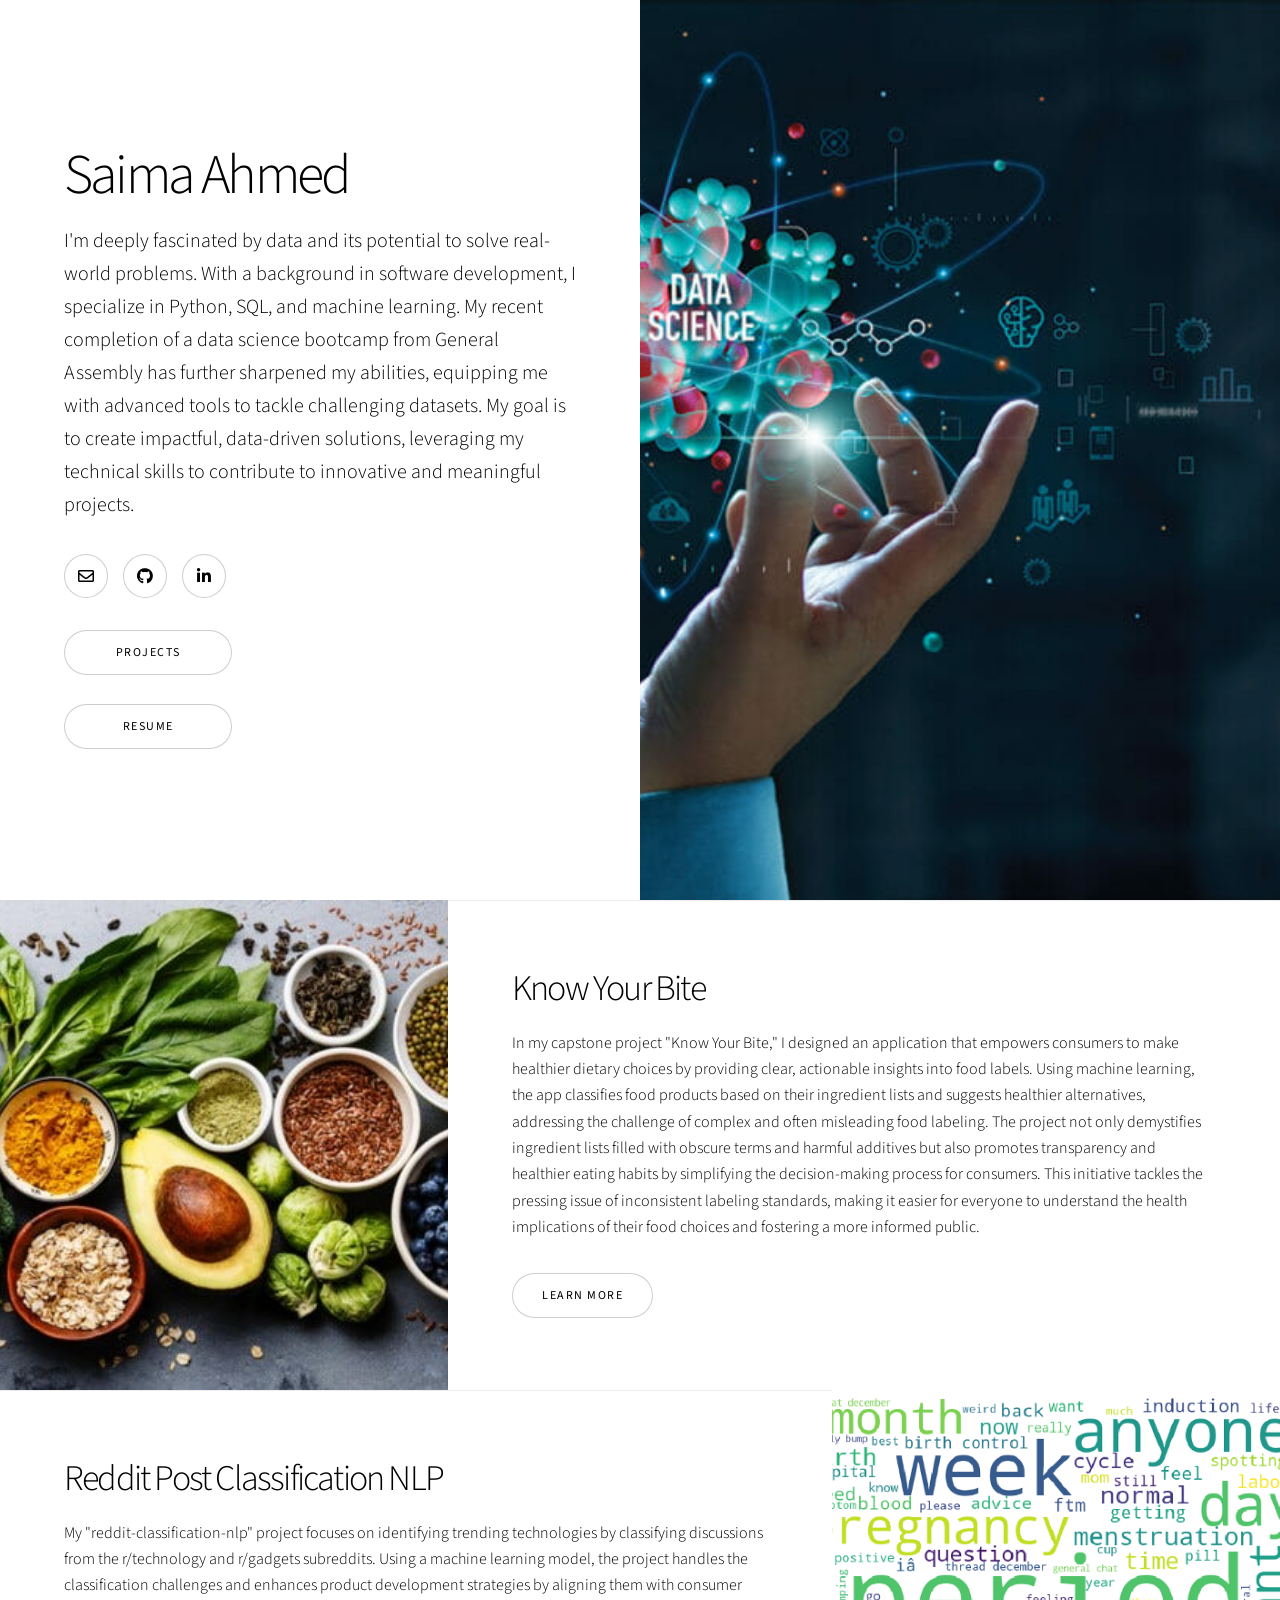
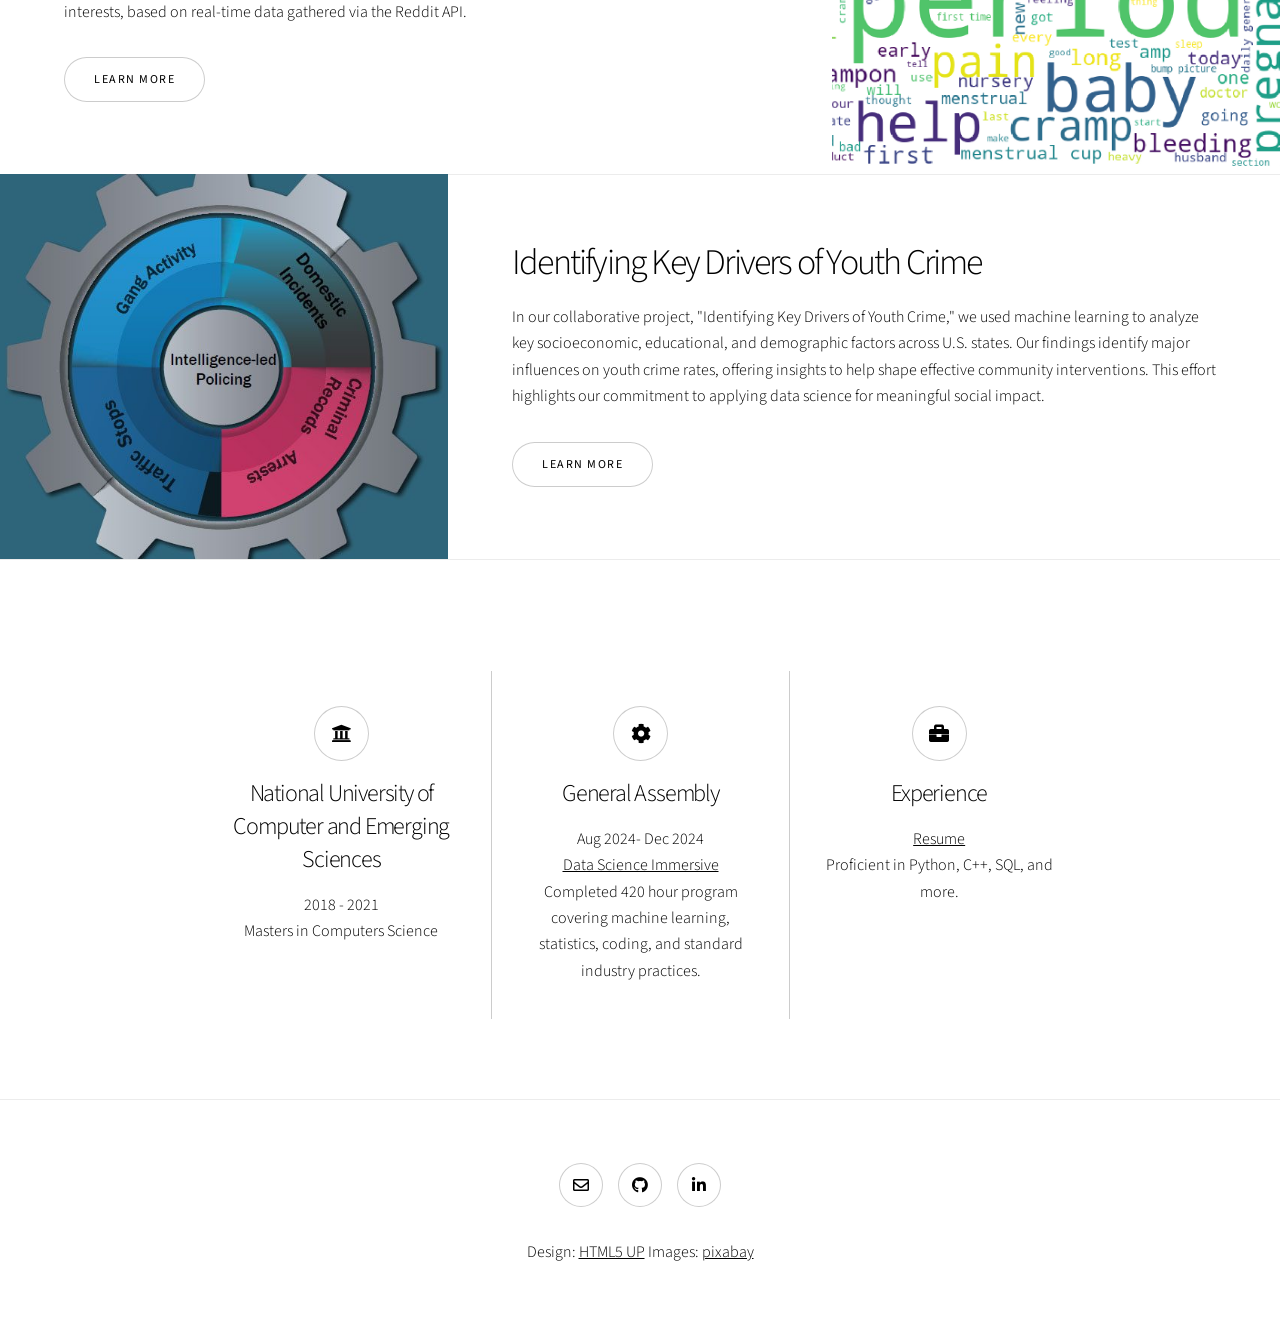
<file: index.html>
<!DOCTYPE HTML>
<!--
	Story by HTML5 UP
	html5up.net | @ajlkn
	Free for personal and commercial use under the CCA 3.0 license (html5up.net/license)
-->
<html>
	<head>
		<title>Saima Ahmed</title>
		<link rel="icon" type="image/x-icon" href="images/DALL·E 2025-01-09 22.26.37 - An elegant and sophisticated illustration for a data science portfolio cover page. The image should depict a sleek, modern workspace environment tailo.webp" />
		<meta charset="utf-8" />
		<meta name="viewport" content="width=device-width, initial-scale=1, user-scalable=no" />
		<link rel="stylesheet" href="assets/css/main.css" />
		<noscript><link rel="stylesheet" href="assets/css/noscript.css" /></noscript>
	</head>
	<body class="is-preload">

		<!-- Wrapper -->
			<div id="wrapper" class="divided">
				<!-- One -->
					<section class="banner style1 orient-left content-align-left image-position-right fullscreen onload-image-fade-in onload-content-fade-right">
						<div class="content">
							<h1>Saima Ahmed </h1>
							<p class="major">I'm deeply fascinated by data and its potential to solve real-world problems. With a background in software development,
								 I specialize in Python, SQL, and machine learning. My recent completion of a data science bootcamp from General Assembly has further sharpened my abilities, 
								equipping me with advanced tools to tackle challenging datasets. 
								My goal is to create impactful, data-driven solutions, leveraging my technical skills to contribute to innovative and meaningful projects.
								</p>
								<div class="inner">
									<ul class="icons">
										<li><a href="mailto:sasaima@gmail.com" class="icon style2 fa-envelope"><span class="label">Email</span></a></li>
										<li><a href="https://github.com/saima-abdullah" class="icon brands style2 fa-github"><span class="label">GitHub</span></a></li>
										<li><a href="https://www.linkedin.com/in/saima-ahmed-abbassi/" class="icon brands style2 fa-linkedin-in"><span class="label">LinkedIn</span></a></li>
									</ul>
								<ul class="actions stacked">
									<li><a href="#first" class="button big wide smooth-scroll-middle">Projects</a></li>
									<li><a href="./images/SaimaAhmed.pdf" class="button big wide smooth-scroll-middle">Resume</a></li>
								</ul>
								</div>
						</div>
						<div class="image">
							<img src="images/GettyImages-1364317541-860x574.jpg" alt="" />
						</div>
					</section>

				<!-- Two -->
					<section class="spotlight style1 orient-right content-align-left image-position-center onscroll-image-fade-in" id="first">
						<div class="content">
							<h2>Know Your Bite</h2>
							<p>In my capstone project "Know Your Bite," I designed an application that empowers consumers to make healthier dietary choices by providing clear, 
								actionable insights into food labels. Using machine learning, the app classifies food products based on their ingredient lists and suggests healthier alternatives, 
								addressing the challenge of complex and often misleading food labeling. The project not only demystifies ingredient lists filled with obscure terms and harmful additives but also promotes transparency 
								and healthier eating habits by simplifying the decision-making process for consumers. This initiative tackles the pressing issue of inconsistent labeling standards, making it easier for everyone to understand the health implications of their food choices and fostering a more informed public. </p>
							<ul class="actions stacked">
								<li><a href="https://github.com/saima-abdullah/KnowYourBite" class="button">Learn More</a></li>
							</ul>
						</div>
						<div class="image">
							<img src="images/0*8_qSe7M4_kBDzD7M.jpg"/>
						</div>
					</section>

				<!-- Three -->
					<section class="spotlight style1 orient-left content-align-left image-position-center onscroll-image-fade-in">
						<div class="content">
							<h2>Reddit Post Classification NLP</h2>
							<p>My "reddit-classification-nlp" project focuses on identifying trending technologies by classifying discussions from the r/technology and r/gadgets subreddits. 
								Using a machine learning model, the project handles the classification challenges and enhances product development strategies by aligning them with consumer interests, 
								based on real-time data gathered via the Reddit API.</p>
							<ul class="actions stacked">
								<li><a href="https://github.com/saima-abdullah/reddit-classification-nlp" class="button">Learn More</a></li>
							</ul>
						</div>
						<div class="image">
							<img src="images/1*RqIHbrNWbWFN76B8u--01Q.png">
					</section>

				<!-- Four -->
					<section class="spotlight style1 orient-right content-align-left image-position-center onscroll-image-fade-in">
						<div class="content">
							<h2>Identifying Key Drivers of Youth Crime</h2>
							<p>In our collaborative project, "Identifying Key Drivers of Youth Crime," we used machine learning to analyze key socioeconomic, educational, and demographic factors across U.S. states. Our findings identify major influences on youth crime rates, offering insights to help shape effective community interventions. This effort highlights our commitment to applying data science for meaningful social impact.	</p>
							<ul class="actions stacked">
								<li><a href="https://github.com/ancdesignhk/youth_crime_group_project" class="button">Learn More</a></li>
							</ul>
						</div>
						<div class="image">
							<img src="images/intelligenceled2-709x510.jpg" alt="" />
						</div>
					</section>

				<!-- Six -->
					<section class="wrapper style1 align-center">
						<div class="inner">
							
							<div class="items style1 medium onscroll-fade-in">
								<section>
									<span class="icon solid style2 major fa-university"></span>
									<h3>National University of Computer and Emerging Sciences</h3>
									<p>2018 - 2021<br />
									Masters in Computers Science<br />
									
								</section>
								<section>
									<span class="icon solid style2 major fa-cog"></span>
									<h3>General Assembly</h3>
									<p>Aug 2024- Dec 2024<br />
									<a href="./images/Certificate-of-Completion.pdf">Data Science Immersive</a><br />
									Completed 420 hour program covering machine learning, statistics, coding, and standard industry practices. 
									</p>
								</section>
								<section>
									<span class="icon solid style2 major fa-briefcase"></span>
									<h3>Experience</h3>
									<p><a href="./images/SaimaAhmed.pdf">Resume</a><br />
									 Proficient in Python, C++, SQL, and more.</p>
								</section>
							</div>
						</div>
					</section>

				<!-- Footer -->
					<footer class="wrapper style1 align-center">
						<div class="inner">
							<ul class="icons">
								<li><a href="mailto:sasaima@gmail.com" class="icon style2 fa-envelope"><span class="label">Email</span></a></li>
								<li><a href="https://github.com/saima-abdullah" class="icon brands style2 fa-github"><span class="label">GitHub</span></a></li>
								<li><a href="https://www.linkedin.com/in/saima-ahmed-abbassi/" class="icon brands style2 fa-linkedin-in"><span class="label">LinkedIn</span></a></li>
							</ul>
							<p>Design: <a href="https://html5up.net">HTML5 UP</a> Images: <a href="https://pixabay.com/">pixabay</a></p>
						</div>
					</footer>

			</div>
			
		<!-- Scripts -->
			<script src="assets/js/jquery.min.js"></script>
			<script src="assets/js/jquery.scrollex.min.js"></script>
			<script src="assets/js/jquery.scrolly.min.js"></script>
			<script src="assets/js/browser.min.js"></script>
			<script src="assets/js/breakpoints.min.js"></script>
			<script src="assets/js/util.js"></script>
			<script src="assets/js/main.js"></script>

	</body>
</html>
</file>
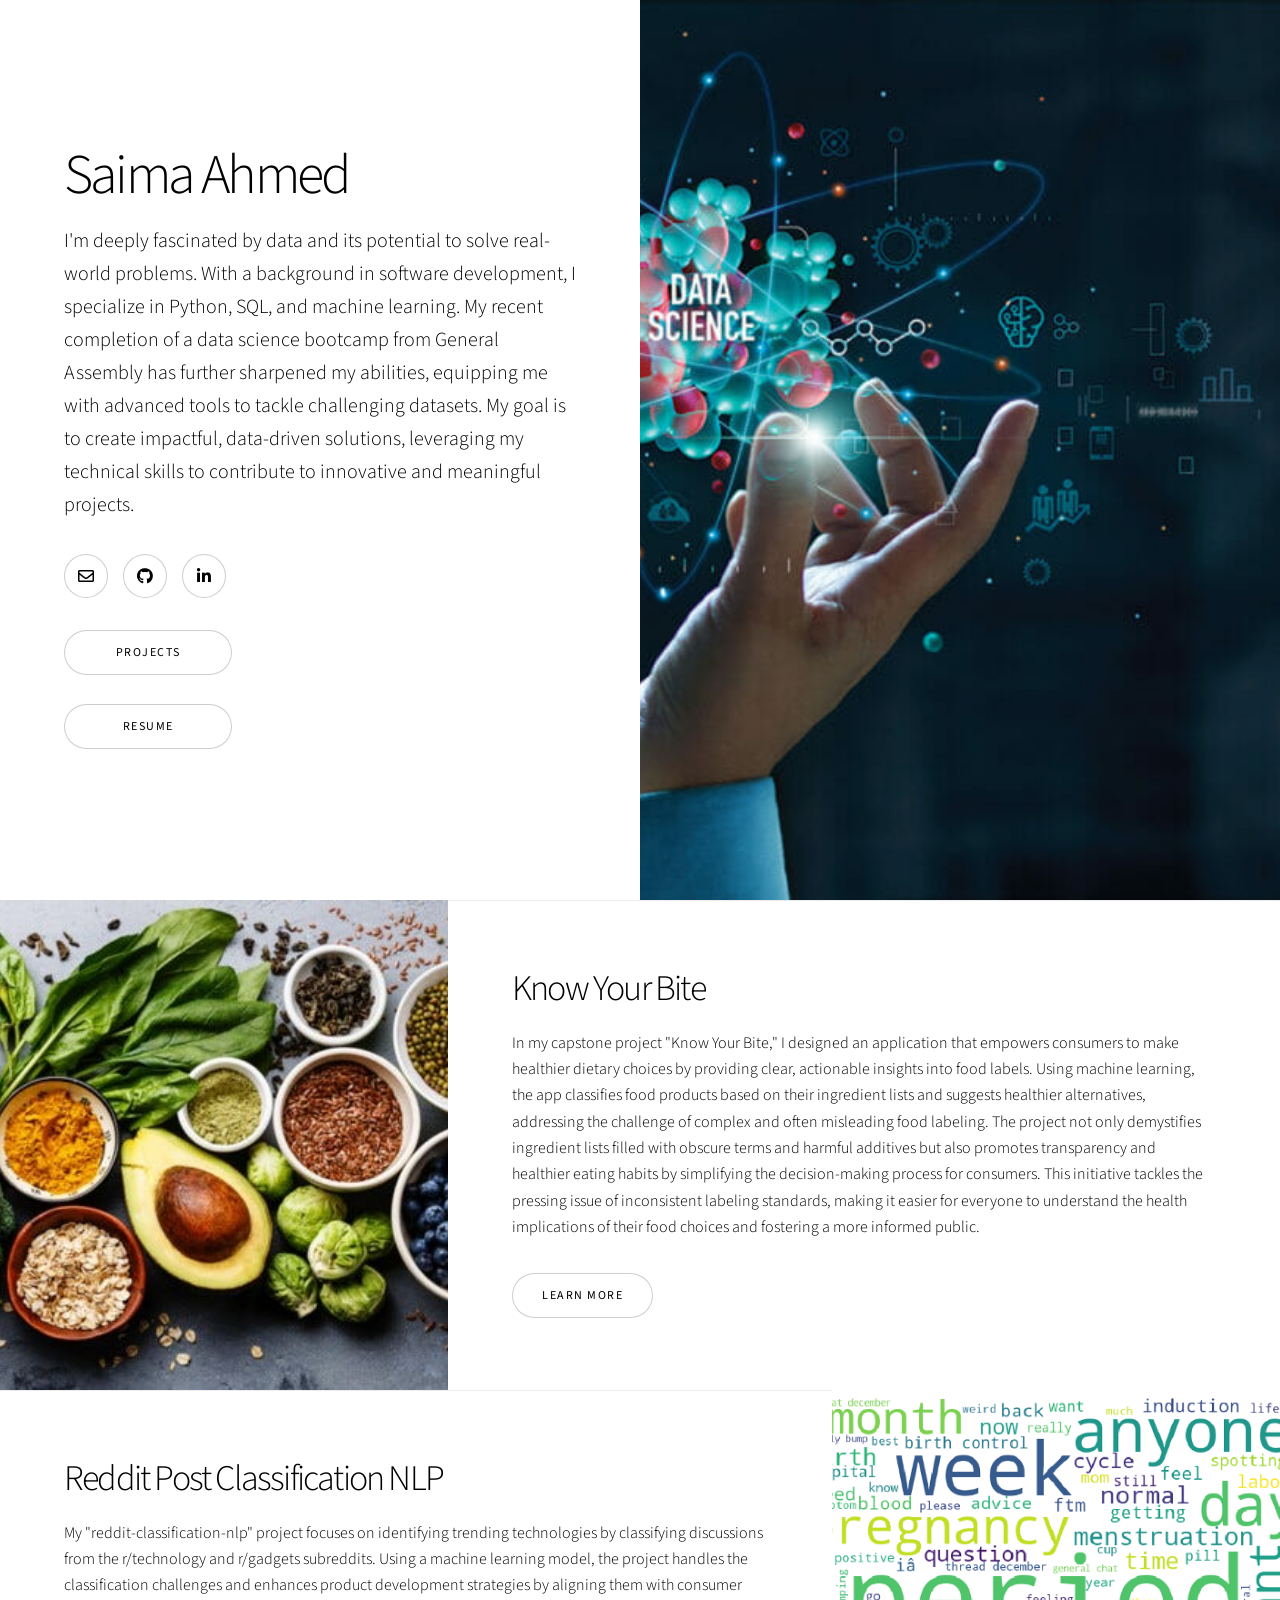
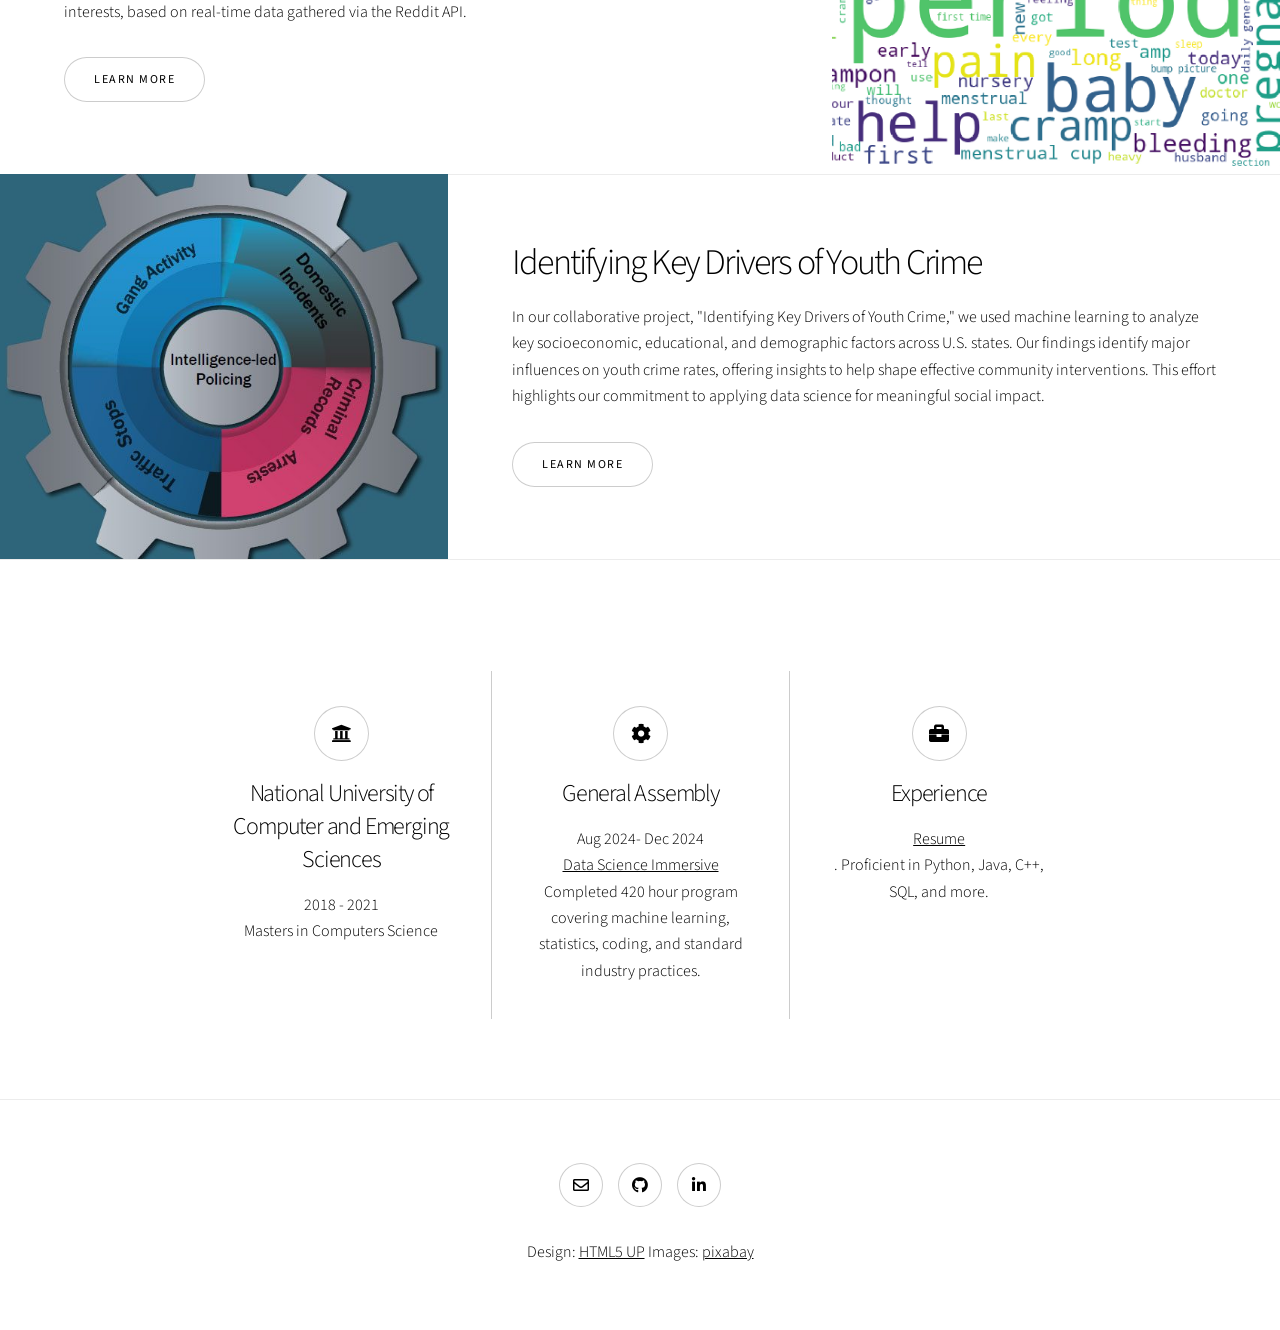
<file: html5up-story/index.html>
<!DOCTYPE HTML>
<!--
	Story by HTML5 UP
	html5up.net | @ajlkn
	Free for personal and commercial use under the CCA 3.0 license (html5up.net/license)
-->
<html>
	<head>
		<title>Saima Ahmed</title>
		<link rel="icon" type="image/x-icon" href="images/DALL·E 2025-01-09 22.26.37 - An elegant and sophisticated illustration for a data science portfolio cover page. The image should depict a sleek, modern workspace environment tailo.webp" />
		<meta charset="utf-8" />
		<meta name="viewport" content="width=device-width, initial-scale=1, user-scalable=no" />
		<link rel="stylesheet" href="assets/css/main.css" />
		<noscript><link rel="stylesheet" href="assets/css/noscript.css" /></noscript>
	</head>
	<body class="is-preload">

		<!-- Wrapper -->
			<div id="wrapper" class="divided">
				<!-- One -->
					<section class="banner style1 orient-left content-align-left image-position-right fullscreen onload-image-fade-in onload-content-fade-right">
						<div class="content">
							<h1>Saima Ahmed </h1>
							<p class="major">I'm deeply fascinated by data and its potential to solve real-world problems. With a background in software development,
								 I specialize in Python, SQL, and machine learning. My recent completion of a data science bootcamp from General Assembly has further sharpened my abilities, 
								equipping me with advanced tools to tackle challenging datasets. 
								My goal is to create impactful, data-driven solutions, leveraging my technical skills to contribute to innovative and meaningful projects.
								</p>
								<div class="inner">
									<ul class="icons">
										<li><a href="mailto:sasaima@gmail.com" class="icon style2 fa-envelope"><span class="label">Email</span></a></li>
										<li><a href="https://github.com/saima-abdullah" class="icon brands style2 fa-github"><span class="label">GitHub</span></a></li>
										<li><a href="https://www.linkedin.com/in/saima-ahmed-abbassi/" class="icon brands style2 fa-linkedin-in"><span class="label">LinkedIn</span></a></li>
									</ul>
								<ul class="actions stacked">
									<li><a href="#first" class="button big wide smooth-scroll-middle">Projects</a></li>
									<li><a href="images/SaimaAhmed.pdf" class="button big wide smooth-scroll-middle">Resume</a></li>
								</ul>
								</div>
						</div>
						<div class="image">
							<img src="images/GettyImages-1364317541-860x574.jpg" alt="" />
						</div>
					</section>

				<!-- Two -->
					<section class="spotlight style1 orient-right content-align-left image-position-center onscroll-image-fade-in" id="first">
						<div class="content">
							<h2>Know Your Bite</h2>
							<p>In my capstone project "Know Your Bite," I designed an application that empowers consumers to make healthier dietary choices by providing clear, 
								actionable insights into food labels. Using machine learning, the app classifies food products based on their ingredient lists and suggests healthier alternatives, 
								addressing the challenge of complex and often misleading food labeling. The project not only demystifies ingredient lists filled with obscure terms and harmful additives but also promotes transparency 
								and healthier eating habits by simplifying the decision-making process for consumers. This initiative tackles the pressing issue of inconsistent labeling standards, making it easier for everyone to understand the health implications of their food choices and fostering a more informed public. </p>
							<ul class="actions stacked">
								<li><a href="https://github.com/saima-abdullah/KnowYourBite" class="button">Learn More</a></li>
							</ul>
						</div>
						<div class="image">
							<img src="images/0*8_qSe7M4_kBDzD7M.jpg"/>
						</div>
					</section>

				<!-- Three -->
					<section class="spotlight style1 orient-left content-align-left image-position-center onscroll-image-fade-in">
						<div class="content">
							<h2>Reddit Post Classification NLP</h2>
							<p>My "reddit-classification-nlp" project focuses on identifying trending technologies by classifying discussions from the r/technology and r/gadgets subreddits. 
								Using a machine learning model, the project handles the classification challenges and enhances product development strategies by aligning them with consumer interests, 
								based on real-time data gathered via the Reddit API.</p>
							<ul class="actions stacked">
								<li><a href="https://github.com/saima-abdullah/reddit-classification-nlp" class="button">Learn More</a></li>
							</ul>
						</div>
						<div class="image">
							<img src="images/1*RqIHbrNWbWFN76B8u--01Q.png">
					</section>

				<!-- Four -->
					<section class="spotlight style1 orient-right content-align-left image-position-center onscroll-image-fade-in">
						<div class="content">
							<h2>Identifying Key Drivers of Youth Crime</h2>
							<p>In our collaborative project, "Identifying Key Drivers of Youth Crime," we used machine learning to analyze key socioeconomic, educational, and demographic factors across U.S. states. Our findings identify major influences on youth crime rates, offering insights to help shape effective community interventions. This effort highlights our commitment to applying data science for meaningful social impact.	</p>
							<ul class="actions stacked">
								<li><a href="https://github.com/ancdesignhk/youth_crime_group_project" class="button">Learn More</a></li>
							</ul>
						</div>
						<div class="image">
							<img src="images/intelligenceled2-709x510.jpg" alt="" />
						</div>
					</section>

				<!-- Six -->
					<section class="wrapper style1 align-center">
						<div class="inner">
							
							<div class="items style1 medium onscroll-fade-in">
								<section>
									<span class="icon solid style2 major fa-university"></span>
									<h3>National University of Computer and Emerging Sciences</h3>
									<p>2018 - 2021<br />
									Masters in Computers Science<br />
									
								</section>
								<section>
									<span class="icon solid style2 major fa-cog"></span>
									<h3>General Assembly</h3>
									<p>Aug 2024- Dec 2024<br />
									<a href="./images/Certificate-of-Completion.pdf">Data Science Immersive</a><br />
									Completed 420 hour program covering machine learning, statistics, coding, and standard industry practices. 
									</p>
								</section>
								<section>
									<span class="icon solid style2 major fa-briefcase"></span>
									<h3>Experience</h3>
									<p><a href="./images/SaimaAhmed.pdf">Resume</a><br />
									. Proficient in Python, Java, C++, SQL, and more.</p>
								</section>
							</div>
						</div>
					</section>

				<!-- Footer -->
					<footer class="wrapper style1 align-center">
						<div class="inner">
							<ul class="icons">
								<li><a href="mailto:sasaima@gmail.com" class="icon style2 fa-envelope"><span class="label">Email</span></a></li>
								<li><a href="https://github.com/saima-abdullah" class="icon brands style2 fa-github"><span class="label">GitHub</span></a></li>
								<li><a href="https://www.linkedin.com/in/saima-ahmed-abbassi/" class="icon brands style2 fa-linkedin-in"><span class="label">LinkedIn</span></a></li>
							</ul>
							<p>Design: <a href="https://html5up.net">HTML5 UP</a> Images: <a href="https://pixabay.com/">pixabay</a></p>
						</div>
					</footer>

			</div>
			
		<!-- Scripts -->
			<script src="assets/js/jquery.min.js"></script>
			<script src="assets/js/jquery.scrollex.min.js"></script>
			<script src="assets/js/jquery.scrolly.min.js"></script>
			<script src="assets/js/browser.min.js"></script>
			<script src="assets/js/breakpoints.min.js"></script>
			<script src="assets/js/util.js"></script>
			<script src="assets/js/main.js"></script>

	</body>
</html>
</file>
<file: assets/css/noscript.css>
/*
	Story by HTML5 UP
	html5up.net | @ajlkn
	Free for personal and commercial use under the CCA 3.0 license (html5up.net/license)
*/

/* Banner (transitions) */

	.banner.onload-content-fade-up .content {
		-moz-transition: none;
		-webkit-transition: none;
		-ms-transition: none;
		transition: none;
	}

	body.is-preload .banner.onload-content-fade-up .content {
		-moz-transform: none;
		-webkit-transform: none;
		-ms-transform: none;
		transform: none;
		opacity: 1;
	}

	.banner.onload-content-fade-down .content {
		-moz-transition: none;
		-webkit-transition: none;
		-ms-transition: none;
		transition: none;
	}

	body.is-preload .banner.onload-content-fade-down .content {
		-moz-transform: none;
		-webkit-transform: none;
		-ms-transform: none;
		transform: none;
		opacity: 1;
	}

	.banner.onload-content-fade-left .content {
		-moz-transition: none;
		-webkit-transition: none;
		-ms-transition: none;
		transition: none;
	}

	body.is-preload .banner.onload-content-fade-left .content {
		-moz-transform: none;
		-webkit-transform: none;
		-ms-transform: none;
		transform: none;
		opacity: 1;
	}

	.banner.onload-content-fade-right .content {
		-moz-transition: none;
		-webkit-transition: none;
		-ms-transition: none;
		transition: none;
	}

	body.is-preload .banner.onload-content-fade-right .content {
		-moz-transform: none;
		-webkit-transform: none;
		-ms-transform: none;
		transform: none;
		opacity: 1;
	}

	.banner.onload-content-fade-in .content {
		-moz-transition: none;
		-webkit-transition: none;
		-ms-transition: none;
		transition: none;
	}

	body.is-preload .banner.onload-content-fade-in .content {
		-moz-transform: none;
		-webkit-transform: none;
		-ms-transform: none;
		transform: none;
		opacity: 1;
	}

	.banner.onload-image-fade-up .image {
		-moz-transition: none;
		-webkit-transition: none;
		-ms-transition: none;
		transition: none;
	}

		.banner.onload-image-fade-up .image img {
			-moz-transition: none;
			-webkit-transition: none;
			-ms-transition: none;
			transition: none;
		}

	body.is-preload .banner.onload-image-fade-up .image {
		-moz-transform: none;
		-webkit-transform: none;
		-ms-transform: none;
		transform: none;
		opacity: 1;
	}

		body.is-preload .banner.onload-image-fade-up .image img {
			opacity: 1;
		}

	.banner.onload-image-fade-down .image {
		-moz-transition: none;
		-webkit-transition: none;
		-ms-transition: none;
		transition: none;
	}

		.banner.onload-image-fade-down .image img {
			-moz-transition: none;
			-webkit-transition: none;
			-ms-transition: none;
			transition: none;
		}

	body.is-preload .banner.onload-image-fade-down .image {
		-moz-transform: none;
		-webkit-transform: none;
		-ms-transform: none;
		transform: none;
		opacity: 1;
	}

		body.is-preload .banner.onload-image-fade-down .image img {
			opacity: 1;
		}

	.banner.onload-image-fade-left .image {
		-moz-transition: none;
		-webkit-transition: none;
		-ms-transition: none;
		transition: none;
	}

		.banner.onload-image-fade-left .image img {
			-moz-transition: none;
			-webkit-transition: none;
			-ms-transition: none;
			transition: none;
		}

	body.is-preload .banner.onload-image-fade-left .image {
		-moz-transform: none;
		-webkit-transform: none;
		-ms-transform: none;
		transform: none;
		opacity: 1;
	}

		body.is-preload .banner.onload-image-fade-left .image img {
			opacity: 1;
		}

	.banner.onload-image-fade-right .image {
		-moz-transition: none;
		-webkit-transition: none;
		-ms-transition: none;
		transition: none;
	}

		.banner.onload-image-fade-right .image img {
			-moz-transition: none;
			-webkit-transition: none;
			-ms-transition: none;
			transition: none;
		}

	body.is-preload .banner.onload-image-fade-right .image {
		-moz-transform: none;
		-webkit-transform: none;
		-ms-transform: none;
		transform: none;
		opacity: 1;
	}

		body.is-preload .banner.onload-image-fade-right .image img {
			opacity: 1;
		}

	.banner.onload-image-fade-in .image img {
		-moz-transition: none;
		-webkit-transition: none;
		-ms-transition: none;
		transition: none;
	}

	body.is-preload .banner.onload-image-fade-in .image img {
		opacity: 1;
	}

	.banner.onscroll-content-fade-up .content {
		-moz-transition: none;
		-webkit-transition: none;
		-ms-transition: none;
		transition: none;
	}

	.banner.onscroll-content-fade-up.is-inactive .content {
		-moz-transform: none;
		-webkit-transform: none;
		-ms-transform: none;
		transform: none;
		opacity: 1;
	}

	.banner.onscroll-content-fade-down .content {
		-moz-transition: none;
		-webkit-transition: none;
		-ms-transition: none;
		transition: none;
	}

	.banner.onscroll-content-fade-down.is-inactive .content {
		-moz-transform: none;
		-webkit-transform: none;
		-ms-transform: none;
		transform: none;
		opacity: 1;
	}

	.banner.onscroll-content-fade-left .content {
		-moz-transition: none;
		-webkit-transition: none;
		-ms-transition: none;
		transition: none;
	}

	.banner.onscroll-content-fade-left.is-inactive .content {
		-moz-transform: none;
		-webkit-transform: none;
		-ms-transform: none;
		transform: none;
		opacity: 1;
	}

	.banner.onscroll-content-fade-right .content {
		-moz-transition: none;
		-webkit-transition: none;
		-ms-transition: none;
		transition: none;
	}

	.banner.onscroll-content-fade-right.is-inactive .content {
		-moz-transform: none;
		-webkit-transform: none;
		-ms-transform: none;
		transform: none;
		opacity: 1;
	}

	.banner.onscroll-content-fade-in .content {
		-moz-transition: none;
		-webkit-transition: none;
		-ms-transition: none;
		transition: none;
	}

	.banner.onscroll-content-fade-in.is-inactive .content {
		-moz-transform: none;
		-webkit-transform: none;
		-ms-transform: none;
		transform: none;
		opacity: 1;
	}

	.banner.onscroll-image-fade-up .image {
		-moz-transition: none;
		-webkit-transition: none;
		-ms-transition: none;
		transition: none;
	}

		.banner.onscroll-image-fade-up .image img {
			-moz-transition: none;
			-webkit-transition: none;
			-ms-transition: none;
			transition: none;
		}

	.banner.onscroll-image-fade-up.is-inactive .image {
		-moz-transform: none;
		-webkit-transform: none;
		-ms-transform: none;
		transform: none;
		opacity: 1;
	}

		.banner.onscroll-image-fade-up.is-inactive .image img {
			opacity: 1;
		}

	.banner.onscroll-image-fade-down .image {
		-moz-transition: none;
		-webkit-transition: none;
		-ms-transition: none;
		transition: none;
	}

		.banner.onscroll-image-fade-down .image img {
			-moz-transition: none;
			-webkit-transition: none;
			-ms-transition: none;
			transition: none;
		}

	.banner.onscroll-image-fade-down.is-inactive .image {
		-moz-transform: none;
		-webkit-transform: none;
		-ms-transform: none;
		transform: none;
		opacity: 1;
	}

		.banner.onscroll-image-fade-down.is-inactive .image img {
			opacity: 1;
		}

	.banner.onscroll-image-fade-left .image {
		-moz-transition: none;
		-webkit-transition: none;
		-ms-transition: none;
		transition: none;
	}

		.banner.onscroll-image-fade-left .image img {
			-moz-transition: none;
			-webkit-transition: none;
			-ms-transition: none;
			transition: none;
		}

	.banner.onscroll-image-fade-left.is-inactive .image {
		-moz-transform: none;
		-webkit-transform: none;
		-ms-transform: none;
		transform: none;
		opacity: 1;
	}

		.banner.onscroll-image-fade-left.is-inactive .image img {
			opacity: 1;
		}

	.banner.onscroll-image-fade-right .image {
		-moz-transition: none;
		-webkit-transition: none;
		-ms-transition: none;
		transition: none;
	}

		.banner.onscroll-image-fade-right .image img {
			-moz-transition: none;
			-webkit-transition: none;
			-ms-transition: none;
			transition: none;
		}

	.banner.onscroll-image-fade-right.is-inactive .image {
		-moz-transform: none;
		-webkit-transform: none;
		-ms-transform: none;
		transform: none;
		opacity: 1;
	}

		.banner.onscroll-image-fade-right.is-inactive .image img {
			opacity: 1;
		}

	.banner.onscroll-image-fade-in .image img {
		-moz-transition: none;
		-webkit-transition: none;
		-ms-transition: none;
		transition: none;
	}

	.banner.onscroll-image-fade-in.is-inactive .image img {
		opacity: 1;
	}
</file>
<file: html5up-story/assets/css/noscript.css>
/*
	Story by HTML5 UP
	html5up.net | @ajlkn
	Free for personal and commercial use under the CCA 3.0 license (html5up.net/license)
*/

/* Banner (transitions) */

	.banner.onload-content-fade-up .content {
		-moz-transition: none;
		-webkit-transition: none;
		-ms-transition: none;
		transition: none;
	}

	body.is-preload .banner.onload-content-fade-up .content {
		-moz-transform: none;
		-webkit-transform: none;
		-ms-transform: none;
		transform: none;
		opacity: 1;
	}

	.banner.onload-content-fade-down .content {
		-moz-transition: none;
		-webkit-transition: none;
		-ms-transition: none;
		transition: none;
	}

	body.is-preload .banner.onload-content-fade-down .content {
		-moz-transform: none;
		-webkit-transform: none;
		-ms-transform: none;
		transform: none;
		opacity: 1;
	}

	.banner.onload-content-fade-left .content {
		-moz-transition: none;
		-webkit-transition: none;
		-ms-transition: none;
		transition: none;
	}

	body.is-preload .banner.onload-content-fade-left .content {
		-moz-transform: none;
		-webkit-transform: none;
		-ms-transform: none;
		transform: none;
		opacity: 1;
	}

	.banner.onload-content-fade-right .content {
		-moz-transition: none;
		-webkit-transition: none;
		-ms-transition: none;
		transition: none;
	}

	body.is-preload .banner.onload-content-fade-right .content {
		-moz-transform: none;
		-webkit-transform: none;
		-ms-transform: none;
		transform: none;
		opacity: 1;
	}

	.banner.onload-content-fade-in .content {
		-moz-transition: none;
		-webkit-transition: none;
		-ms-transition: none;
		transition: none;
	}

	body.is-preload .banner.onload-content-fade-in .content {
		-moz-transform: none;
		-webkit-transform: none;
		-ms-transform: none;
		transform: none;
		opacity: 1;
	}

	.banner.onload-image-fade-up .image {
		-moz-transition: none;
		-webkit-transition: none;
		-ms-transition: none;
		transition: none;
	}

		.banner.onload-image-fade-up .image img {
			-moz-transition: none;
			-webkit-transition: none;
			-ms-transition: none;
			transition: none;
		}

	body.is-preload .banner.onload-image-fade-up .image {
		-moz-transform: none;
		-webkit-transform: none;
		-ms-transform: none;
		transform: none;
		opacity: 1;
	}

		body.is-preload .banner.onload-image-fade-up .image img {
			opacity: 1;
		}

	.banner.onload-image-fade-down .image {
		-moz-transition: none;
		-webkit-transition: none;
		-ms-transition: none;
		transition: none;
	}

		.banner.onload-image-fade-down .image img {
			-moz-transition: none;
			-webkit-transition: none;
			-ms-transition: none;
			transition: none;
		}

	body.is-preload .banner.onload-image-fade-down .image {
		-moz-transform: none;
		-webkit-transform: none;
		-ms-transform: none;
		transform: none;
		opacity: 1;
	}

		body.is-preload .banner.onload-image-fade-down .image img {
			opacity: 1;
		}

	.banner.onload-image-fade-left .image {
		-moz-transition: none;
		-webkit-transition: none;
		-ms-transition: none;
		transition: none;
	}

		.banner.onload-image-fade-left .image img {
			-moz-transition: none;
			-webkit-transition: none;
			-ms-transition: none;
			transition: none;
		}

	body.is-preload .banner.onload-image-fade-left .image {
		-moz-transform: none;
		-webkit-transform: none;
		-ms-transform: none;
		transform: none;
		opacity: 1;
	}

		body.is-preload .banner.onload-image-fade-left .image img {
			opacity: 1;
		}

	.banner.onload-image-fade-right .image {
		-moz-transition: none;
		-webkit-transition: none;
		-ms-transition: none;
		transition: none;
	}

		.banner.onload-image-fade-right .image img {
			-moz-transition: none;
			-webkit-transition: none;
			-ms-transition: none;
			transition: none;
		}

	body.is-preload .banner.onload-image-fade-right .image {
		-moz-transform: none;
		-webkit-transform: none;
		-ms-transform: none;
		transform: none;
		opacity: 1;
	}

		body.is-preload .banner.onload-image-fade-right .image img {
			opacity: 1;
		}

	.banner.onload-image-fade-in .image img {
		-moz-transition: none;
		-webkit-transition: none;
		-ms-transition: none;
		transition: none;
	}

	body.is-preload .banner.onload-image-fade-in .image img {
		opacity: 1;
	}

	.banner.onscroll-content-fade-up .content {
		-moz-transition: none;
		-webkit-transition: none;
		-ms-transition: none;
		transition: none;
	}

	.banner.onscroll-content-fade-up.is-inactive .content {
		-moz-transform: none;
		-webkit-transform: none;
		-ms-transform: none;
		transform: none;
		opacity: 1;
	}

	.banner.onscroll-content-fade-down .content {
		-moz-transition: none;
		-webkit-transition: none;
		-ms-transition: none;
		transition: none;
	}

	.banner.onscroll-content-fade-down.is-inactive .content {
		-moz-transform: none;
		-webkit-transform: none;
		-ms-transform: none;
		transform: none;
		opacity: 1;
	}

	.banner.onscroll-content-fade-left .content {
		-moz-transition: none;
		-webkit-transition: none;
		-ms-transition: none;
		transition: none;
	}

	.banner.onscroll-content-fade-left.is-inactive .content {
		-moz-transform: none;
		-webkit-transform: none;
		-ms-transform: none;
		transform: none;
		opacity: 1;
	}

	.banner.onscroll-content-fade-right .content {
		-moz-transition: none;
		-webkit-transition: none;
		-ms-transition: none;
		transition: none;
	}

	.banner.onscroll-content-fade-right.is-inactive .content {
		-moz-transform: none;
		-webkit-transform: none;
		-ms-transform: none;
		transform: none;
		opacity: 1;
	}

	.banner.onscroll-content-fade-in .content {
		-moz-transition: none;
		-webkit-transition: none;
		-ms-transition: none;
		transition: none;
	}

	.banner.onscroll-content-fade-in.is-inactive .content {
		-moz-transform: none;
		-webkit-transform: none;
		-ms-transform: none;
		transform: none;
		opacity: 1;
	}

	.banner.onscroll-image-fade-up .image {
		-moz-transition: none;
		-webkit-transition: none;
		-ms-transition: none;
		transition: none;
	}

		.banner.onscroll-image-fade-up .image img {
			-moz-transition: none;
			-webkit-transition: none;
			-ms-transition: none;
			transition: none;
		}

	.banner.onscroll-image-fade-up.is-inactive .image {
		-moz-transform: none;
		-webkit-transform: none;
		-ms-transform: none;
		transform: none;
		opacity: 1;
	}

		.banner.onscroll-image-fade-up.is-inactive .image img {
			opacity: 1;
		}

	.banner.onscroll-image-fade-down .image {
		-moz-transition: none;
		-webkit-transition: none;
		-ms-transition: none;
		transition: none;
	}

		.banner.onscroll-image-fade-down .image img {
			-moz-transition: none;
			-webkit-transition: none;
			-ms-transition: none;
			transition: none;
		}

	.banner.onscroll-image-fade-down.is-inactive .image {
		-moz-transform: none;
		-webkit-transform: none;
		-ms-transform: none;
		transform: none;
		opacity: 1;
	}

		.banner.onscroll-image-fade-down.is-inactive .image img {
			opacity: 1;
		}

	.banner.onscroll-image-fade-left .image {
		-moz-transition: none;
		-webkit-transition: none;
		-ms-transition: none;
		transition: none;
	}

		.banner.onscroll-image-fade-left .image img {
			-moz-transition: none;
			-webkit-transition: none;
			-ms-transition: none;
			transition: none;
		}

	.banner.onscroll-image-fade-left.is-inactive .image {
		-moz-transform: none;
		-webkit-transform: none;
		-ms-transform: none;
		transform: none;
		opacity: 1;
	}

		.banner.onscroll-image-fade-left.is-inactive .image img {
			opacity: 1;
		}

	.banner.onscroll-image-fade-right .image {
		-moz-transition: none;
		-webkit-transition: none;
		-ms-transition: none;
		transition: none;
	}

		.banner.onscroll-image-fade-right .image img {
			-moz-transition: none;
			-webkit-transition: none;
			-ms-transition: none;
			transition: none;
		}

	.banner.onscroll-image-fade-right.is-inactive .image {
		-moz-transform: none;
		-webkit-transform: none;
		-ms-transform: none;
		transform: none;
		opacity: 1;
	}

		.banner.onscroll-image-fade-right.is-inactive .image img {
			opacity: 1;
		}

	.banner.onscroll-image-fade-in .image img {
		-moz-transition: none;
		-webkit-transition: none;
		-ms-transition: none;
		transition: none;
	}

	.banner.onscroll-image-fade-in.is-inactive .image img {
		opacity: 1;
	}
</file>
<file: assets/css/main.css>
@import url(fontawesome-all.min.css);
@import url("https://fonts.googleapis.com/css?family=Source+Sans+Pro:300,300i,400,400i");

/*
	Story by HTML5 UP
	html5up.net | @ajlkn
	Free for personal and commercial use under the CCA 3.0 license (html5up.net/license)
*/

html, body, div, span, applet, object,
iframe, h1, h2, h3, h4, h5, h6, p, blockquote,
pre, a, abbr, acronym, address, big, cite,
code, del, dfn, em, img, ins, kbd, q, s, samp,
small, strike, strong, sub, sup, tt, var, b,
u, i, center, dl, dt, dd, ol, ul, li, fieldset,
form, label, legend, table, caption, tbody,
tfoot, thead, tr, th, td, article, aside,
canvas, details, embed, figure, figcaption,
footer, header, hgroup, menu, nav, output, ruby,
section, summary, time, mark, audio, video {
	margin: 0;
	padding: 0;
	border: 0;
	font-size: 50%;
	font: inherit;
	vertical-align: baseline;}

article, aside, details, figcaption, figure,
footer, header, hgroup, menu, nav, section {
	display: block;}

body {
	line-height: 1;
}

ol, ul {
	list-style: none;
}

blockquote, q {
	quotes: none;
}

	blockquote:before, blockquote:after, q:before, q:after {
		content: '';
		content: none;
	}

table {
	border-collapse: collapse;
	border-spacing: 0;
}

body {
	-webkit-text-size-adjust: none;
}

mark {
	background-color: transparent;
	color: inherit;
}

input::-moz-focus-inner {
	border: 0;
	padding: 0;
}

input, select, textarea {
	-moz-appearance: none;
	-webkit-appearance: none;
	-ms-appearance: none;
	appearance: none;
}

/* Basic */

	@-ms-viewport {
		width: device-width;
	}

	body {
		-ms-overflow-style: scrollbar;
	}

	@media screen and (max-width: 480px) {

		html, body {
			min-width: 320px;
		}

	}

	html {
		box-sizing: border-box;
	}

	*, *:before, *:after {
		box-sizing: inherit;
	}

	body {
		background: #ffffff;
	}

		body.is-preload *, body.is-preload *:before, body.is-preload *:after {
			-moz-animation: none !important;
			-webkit-animation: none !important;
			-ms-animation: none !important;
			animation: none !important;
			-moz-transition: none !important;
			-webkit-transition: none !important;
			-ms-transition: none !important;
			transition: none !important;
		}

/* Type */

	html {
		font-size: 18pt;
	}

		@media screen and (max-width: 1680px) {

			html {
				font-size: 14pt;
			}

		}

		@media screen and (max-width: 1280px) {

			html {
				font-size: 12pt;
			}

		}

		@media screen and (max-width: 736px) {

			html {
				font-size: 11pt;
			}

		}

		@media screen and (max-width: 360px) {

			html {
				font-size: 10pt;
			}

		}

	body {
		background-color: #ffffff;
		color: #000000;
	}

	body, input, select, textarea {
		font-family: "Source Sans Pro", Helvetica, sans-serif;
		font-size: 1rem;
		font-weight: 300;
		line-height: 1.65;
	}

	a {
		-moz-transition: color 0.2s ease-in-out;
		-webkit-transition: color 0.2s ease-in-out;
		-ms-transition: color 0.2s ease-in-out;
		transition: color 0.2s ease-in-out;
		text-decoration: underline;
	}

		a:hover {
			text-decoration: none;
		}

	strong, b {
		font-weight: 400;
	}

	em, i {
		font-style: italic;
	}

	p {
		margin: 0 0 2rem 0;
	}

		p.major {
			font-size: 1.25rem;
		}

	h1, h2, h3, h4, h5, h6 {
		font-weight: 300;
		line-height: 1.375;
		letter-spacing: -0.05em;
		margin: 0 0 1rem 0;
	}

		h1 a, h2 a, h3 a, h4 a, h5 a, h6 a {
			color: inherit;
			text-decoration: none;
		}

	h1 {
		font-size: 3.5rem;
		line-height: 1.2;
	}

	h2 {
		font-size: 2.25rem;
	}

	h3 {
		font-size: 1.5rem;
	}

	h4 {
		font-size: 1.1rem;
	}

	h5 {
		font-size: 0.9rem;
	}

	h6 {
		font-size: 0.7rem;
	}

	sub {
		font-size: 0.8rem;
		position: relative;
		top: 0.5rem;
	}

	sup {
		font-size: 0.8rem;
		position: relative;
		top: -0.5rem;
	}

	blockquote {
		border-left: solid 4px;
		font-style: italic;
		margin: 0 0 2rem 0;
		padding: 0.5rem 0 0.5rem 2rem;
	}

	code {
		border-radius: 4px;
		font-family: "Courier New", monospace;
		font-size: 0.9em;
		margin: 0 0.25rem;
		padding: 0.25rem 0.325rem;
	}

	pre {
		-webkit-overflow-scrolling: touch;
		font-family: "Courier New", monospace;
		font-size: 0.9em;
		margin: 0 0 2rem 0;
	}

		pre code {
			display: block;
			line-height: 1.5;
			padding: 0.75rem 1rem;
			overflow-x: auto;
		}

	hr {
		border: 0;
		border-bottom: solid 1px;
		margin: 2.5rem 0;
	}

		hr.major {
			margin: 3.5rem 0;
		}

	.align-left {
		text-align: left;
	}

	.align-center {
		text-align: center;
	}

	.align-right {
		text-align: right;
	}

	@media screen and (max-width: 736px) {

		p.major {
			font-size: 1.1rem;
		}

		h1 {
			font-size: 2.5rem;
		}

		h2 {
			font-size: 2rem;
		}

		h3 {
			font-size: 1.25rem;
		}

		h4 {
			font-size: 1rem;
		}

	}

	input, select, textarea {
		color: #000000;
	}

	a {
		color: #000000;
	}

		a:hover {
			color: #47D3E5;
		}

	strong, b {
		color: #000000;
	}

	h1, h2, h3, h4, h5, h6 {
		color: #000000;
	}

	blockquote {
		border-left-color: rgba(0, 0, 0, 0.2);
	}

	code {
		background: rgba(0, 0, 0, 0.05);
		border-color: rgba(0, 0, 0, 0.2);
	}

	hr {
		border-bottom-color: rgba(0, 0, 0, 0.2);
	}

/* Row */

	.row {
		display: flex;
		flex-wrap: wrap;
		box-sizing: border-box;
		align-items: stretch;
	}

		.row > * {
			box-sizing: border-box;
		}

		.row.gtr-uniform > * > :last-child {
			margin-bottom: 0;
		}

		.row.aln-left {
			justify-content: flex-start;
		}

		.row.aln-center {
			justify-content: center;
		}

		.row.aln-right {
			justify-content: flex-end;
		}

		.row.aln-top {
			align-items: flex-start;
		}

		.row.aln-middle {
			align-items: center;
		}

		.row.aln-bottom {
			align-items: flex-end;
		}

		.row > .imp {
			order: -1;
		}

		.row > .col-1 {
			width: 8.33333%;
		}

		.row > .off-1 {
			margin-left: 8.33333%;
		}

		.row > .col-2 {
			width: 16.66667%;
		}

		.row > .off-2 {
			margin-left: 16.66667%;
		}

		.row > .col-3 {
			width: 25%;
		}

		.row > .off-3 {
			margin-left: 25%;
		}

		.row > .col-4 {
			width: 33.33333%;
		}

		.row > .off-4 {
			margin-left: 33.33333%;
		}

		.row > .col-5 {
			width: 41.66667%;
		}

		.row > .off-5 {
			margin-left: 41.66667%;
		}

		.row > .col-6 {
			width: 50%;
		}

		.row > .off-6 {
			margin-left: 50%;
		}

		.row > .col-7 {
			width: 58.33333%;
		}

		.row > .off-7 {
			margin-left: 58.33333%;
		}

		.row > .col-8 {
			width: 66.66667%;
		}

		.row > .off-8 {
			margin-left: 66.66667%;
		}

		.row > .col-9 {
			width: 75%;
		}

		.row > .off-9 {
			margin-left: 75%;
		}

		.row > .col-10 {
			width: 83.33333%;
		}

		.row > .off-10 {
			margin-left: 83.33333%;
		}

		.row > .col-11 {
			width: 91.66667%;
		}

		.row > .off-11 {
			margin-left: 91.66667%;
		}

		.row > .col-12 {
			width: 100%;
		}

		.row > .off-12 {
			margin-left: 100%;
		}

		.row.gtr-0 {
			margin-top: 0;
			margin-left: 0rem;
		}

			.row.gtr-0 > * {
				padding: 0 0 0 0rem;
			}

			.row.gtr-0.gtr-uniform {
				margin-top: 0rem;
			}

				.row.gtr-0.gtr-uniform > * {
					padding-top: 0rem;
				}

		.row.gtr-25 {
			margin-top: 0;
			margin-left: -0.5rem;
		}

			.row.gtr-25 > * {
				padding: 0 0 0 0.5rem;
			}

			.row.gtr-25.gtr-uniform {
				margin-top: -0.5rem;
			}

				.row.gtr-25.gtr-uniform > * {
					padding-top: 0.5rem;
				}

		.row.gtr-50 {
			margin-top: 0;
			margin-left: -1rem;
		}

			.row.gtr-50 > * {
				padding: 0 0 0 1rem;
			}

			.row.gtr-50.gtr-uniform {
				margin-top: -1rem;
			}

				.row.gtr-50.gtr-uniform > * {
					padding-top: 1rem;
				}

		.row {
			margin-top: 0;
			margin-left: -2rem;
		}

			.row > * {
				padding: 0 0 0 2rem;
			}

			.row.gtr-uniform {
				margin-top: -2rem;
			}

				.row.gtr-uniform > * {
					padding-top: 2rem;
				}

		.row.gtr-150 {
			margin-top: 0;
			margin-left: -3rem;
		}

			.row.gtr-150 > * {
				padding: 0 0 0 3rem;
			}

			.row.gtr-150.gtr-uniform {
				margin-top: -3rem;
			}

				.row.gtr-150.gtr-uniform > * {
					padding-top: 3rem;
				}

		.row.gtr-200 {
			margin-top: 0;
			margin-left: -4rem;
		}

			.row.gtr-200 > * {
				padding: 0 0 0 4rem;
			}

			.row.gtr-200.gtr-uniform {
				margin-top: -4rem;
			}

				.row.gtr-200.gtr-uniform > * {
					padding-top: 4rem;
				}

		@media screen and (max-width: 1680px) {

			.row {
				display: flex;
				flex-wrap: wrap;
				box-sizing: border-box;
				align-items: stretch;
			}

				.row > * {
					box-sizing: border-box;
				}

				.row.gtr-uniform > * > :last-child {
					margin-bottom: 0;
				}

				.row.aln-left {
					justify-content: flex-start;
				}

				.row.aln-center {
					justify-content: center;
				}

				.row.aln-right {
					justify-content: flex-end;
				}

				.row.aln-top {
					align-items: flex-start;
				}

				.row.aln-middle {
					align-items: center;
				}

				.row.aln-bottom {
					align-items: flex-end;
				}

				.row > .imp-xlarge {
					order: -1;
				}

				.row > .col-1-xlarge {
					width: 8.33333%;
				}

				.row > .off-1-xlarge {
					margin-left: 8.33333%;
				}

				.row > .col-2-xlarge {
					width: 16.66667%;
				}

				.row > .off-2-xlarge {
					margin-left: 16.66667%;
				}

				.row > .col-3-xlarge {
					width: 25%;
				}

				.row > .off-3-xlarge {
					margin-left: 25%;
				}

				.row > .col-4-xlarge {
					width: 33.33333%;
				}

				.row > .off-4-xlarge {
					margin-left: 33.33333%;
				}

				.row > .col-5-xlarge {
					width: 41.66667%;
				}

				.row > .off-5-xlarge {
					margin-left: 41.66667%;
				}

				.row > .col-6-xlarge {
					width: 50%;
				}

				.row > .off-6-xlarge {
					margin-left: 50%;
				}

				.row > .col-7-xlarge {
					width: 58.33333%;
				}

				.row > .off-7-xlarge {
					margin-left: 58.33333%;
				}

				.row > .col-8-xlarge {
					width: 66.66667%;
				}

				.row > .off-8-xlarge {
					margin-left: 66.66667%;
				}

				.row > .col-9-xlarge {
					width: 75%;
				}

				.row > .off-9-xlarge {
					margin-left: 75%;
				}

				.row > .col-10-xlarge {
					width: 83.33333%;
				}

				.row > .off-10-xlarge {
					margin-left: 83.33333%;
				}

				.row > .col-11-xlarge {
					width: 91.66667%;
				}

				.row > .off-11-xlarge {
					margin-left: 91.66667%;
				}

				.row > .col-12-xlarge {
					width: 100%;
				}

				.row > .off-12-xlarge {
					margin-left: 100%;
				}

				.row.gtr-0 {
					margin-top: 0;
					margin-left: 0rem;
				}

					.row.gtr-0 > * {
						padding: 0 0 0 0rem;
					}

					.row.gtr-0.gtr-uniform {
						margin-top: 0rem;
					}

						.row.gtr-0.gtr-uniform > * {
							padding-top: 0rem;
						}

				.row.gtr-25 {
					margin-top: 0;
					margin-left: -0.5rem;
				}

					.row.gtr-25 > * {
						padding: 0 0 0 0.5rem;
					}

					.row.gtr-25.gtr-uniform {
						margin-top: -0.5rem;
					}

						.row.gtr-25.gtr-uniform > * {
							padding-top: 0.5rem;
						}

				.row.gtr-50 {
					margin-top: 0;
					margin-left: -1rem;
				}

					.row.gtr-50 > * {
						padding: 0 0 0 1rem;
					}

					.row.gtr-50.gtr-uniform {
						margin-top: -1rem;
					}

						.row.gtr-50.gtr-uniform > * {
							padding-top: 1rem;
						}

				.row {
					margin-top: 0;
					margin-left: -2rem;
				}

					.row > * {
						padding: 0 0 0 2rem;
					}

					.row.gtr-uniform {
						margin-top: -2rem;
					}

						.row.gtr-uniform > * {
							padding-top: 2rem;
						}

				.row.gtr-150 {
					margin-top: 0;
					margin-left: -3rem;
				}

					.row.gtr-150 > * {
						padding: 0 0 0 3rem;
					}

					.row.gtr-150.gtr-uniform {
						margin-top: -3rem;
					}

						.row.gtr-150.gtr-uniform > * {
							padding-top: 3rem;
						}

				.row.gtr-200 {
					margin-top: 0;
					margin-left: -4rem;
				}

					.row.gtr-200 > * {
						padding: 0 0 0 4rem;
					}

					.row.gtr-200.gtr-uniform {
						margin-top: -4rem;
					}

						.row.gtr-200.gtr-uniform > * {
							padding-top: 4rem;
						}

		}

		@media screen and (max-width: 1280px) {

			.row {
				display: flex;
				flex-wrap: wrap;
				box-sizing: border-box;
				align-items: stretch;
			}

				.row > * {
					box-sizing: border-box;
				}

				.row.gtr-uniform > * > :last-child {
					margin-bottom: 0;
				}

				.row.aln-left {
					justify-content: flex-start;
				}

				.row.aln-center {
					justify-content: center;
				}

				.row.aln-right {
					justify-content: flex-end;
				}

				.row.aln-top {
					align-items: flex-start;
				}

				.row.aln-middle {
					align-items: center;
				}

				.row.aln-bottom {
					align-items: flex-end;
				}

				.row > .imp-large {
					order: -1;
				}

				.row > .col-1-large {
					width: 8.33333%;
				}

				.row > .off-1-large {
					margin-left: 8.33333%;
				}

				.row > .col-2-large {
					width: 16.66667%;
				}

				.row > .off-2-large {
					margin-left: 16.66667%;
				}

				.row > .col-3-large {
					width: 25%;
				}

				.row > .off-3-large {
					margin-left: 25%;
				}

				.row > .col-4-large {
					width: 33.33333%;
				}

				.row > .off-4-large {
					margin-left: 33.33333%;
				}

				.row > .col-5-large {
					width: 41.66667%;
				}

				.row > .off-5-large {
					margin-left: 41.66667%;
				}

				.row > .col-6-large {
					width: 50%;
				}

				.row > .off-6-large {
					margin-left: 50%;
				}

				.row > .col-7-large {
					width: 58.33333%;
				}

				.row > .off-7-large {
					margin-left: 58.33333%;
				}

				.row > .col-8-large {
					width: 66.66667%;
				}

				.row > .off-8-large {
					margin-left: 66.66667%;
				}

				.row > .col-9-large {
					width: 75%;
				}

				.row > .off-9-large {
					margin-left: 75%;
				}

				.row > .col-10-large {
					width: 83.33333%;
				}

				.row > .off-10-large {
					margin-left: 83.33333%;
				}

				.row > .col-11-large {
					width: 91.66667%;
				}

				.row > .off-11-large {
					margin-left: 91.66667%;
				}

				.row > .col-12-large {
					width: 100%;
				}

				.row > .off-12-large {
					margin-left: 100%;
				}

				.row.gtr-0 {
					margin-top: 0;
					margin-left: 0rem;
				}

					.row.gtr-0 > * {
						padding: 0 0 0 0rem;
					}

					.row.gtr-0.gtr-uniform {
						margin-top: 0rem;
					}

						.row.gtr-0.gtr-uniform > * {
							padding-top: 0rem;
						}

				.row.gtr-25 {
					margin-top: 0;
					margin-left: -0.5rem;
				}

					.row.gtr-25 > * {
						padding: 0 0 0 0.5rem;
					}

					.row.gtr-25.gtr-uniform {
						margin-top: -0.5rem;
					}

						.row.gtr-25.gtr-uniform > * {
							padding-top: 0.5rem;
						}

				.row.gtr-50 {
					margin-top: 0;
					margin-left: -1rem;
				}

					.row.gtr-50 > * {
						padding: 0 0 0 1rem;
					}

					.row.gtr-50.gtr-uniform {
						margin-top: -1rem;
					}

						.row.gtr-50.gtr-uniform > * {
							padding-top: 1rem;
						}

				.row {
					margin-top: 0;
					margin-left: -2rem;
				}

					.row > * {
						padding: 0 0 0 2rem;
					}

					.row.gtr-uniform {
						margin-top: -2rem;
					}

						.row.gtr-uniform > * {
							padding-top: 2rem;
						}

				.row.gtr-150 {
					margin-top: 0;
					margin-left: -3rem;
				}

					.row.gtr-150 > * {
						padding: 0 0 0 3rem;
					}

					.row.gtr-150.gtr-uniform {
						margin-top: -3rem;
					}

						.row.gtr-150.gtr-uniform > * {
							padding-top: 3rem;
						}

				.row.gtr-200 {
					margin-top: 0;
					margin-left: -4rem;
				}

					.row.gtr-200 > * {
						padding: 0 0 0 4rem;
					}

					.row.gtr-200.gtr-uniform {
						margin-top: -4rem;
					}

						.row.gtr-200.gtr-uniform > * {
							padding-top: 4rem;
						}

		}

		@media screen and (max-width: 980px) {

			.row {
				display: flex;
				flex-wrap: wrap;
				box-sizing: border-box;
				align-items: stretch;
			}

				.row > * {
					box-sizing: border-box;
				}

				.row.gtr-uniform > * > :last-child {
					margin-bottom: 0;
				}

				.row.aln-left {
					justify-content: flex-start;
				}

				.row.aln-center {
					justify-content: center;
				}

				.row.aln-right {
					justify-content: flex-end;
				}

				.row.aln-top {
					align-items: flex-start;
				}

				.row.aln-middle {
					align-items: center;
				}

				.row.aln-bottom {
					align-items: flex-end;
				}

				.row > .imp-medium {
					order: -1;
				}

				.row > .col-1-medium {
					width: 8.33333%;
				}

				.row > .off-1-medium {
					margin-left: 8.33333%;
				}

				.row > .col-2-medium {
					width: 16.66667%;
				}

				.row > .off-2-medium {
					margin-left: 16.66667%;
				}

				.row > .col-3-medium {
					width: 25%;
				}

				.row > .off-3-medium {
					margin-left: 25%;
				}

				.row > .col-4-medium {
					width: 33.33333%;
				}

				.row > .off-4-medium {
					margin-left: 33.33333%;
				}

				.row > .col-5-medium {
					width: 41.66667%;
				}

				.row > .off-5-medium {
					margin-left: 41.66667%;
				}

				.row > .col-6-medium {
					width: 50%;
				}

				.row > .off-6-medium {
					margin-left: 50%;
				}

				.row > .col-7-medium {
					width: 58.33333%;
				}

				.row > .off-7-medium {
					margin-left: 58.33333%;
				}

				.row > .col-8-medium {
					width: 66.66667%;
				}

				.row > .off-8-medium {
					margin-left: 66.66667%;
				}

				.row > .col-9-medium {
					width: 75%;
				}

				.row > .off-9-medium {
					margin-left: 75%;
				}

				.row > .col-10-medium {
					width: 83.33333%;
				}

				.row > .off-10-medium {
					margin-left: 83.33333%;
				}

				.row > .col-11-medium {
					width: 91.66667%;
				}

				.row > .off-11-medium {
					margin-left: 91.66667%;
				}

				.row > .col-12-medium {
					width: 100%;
				}

				.row > .off-12-medium {
					margin-left: 100%;
				}

				.row.gtr-0 {
					margin-top: 0;
					margin-left: 0rem;
				}

					.row.gtr-0 > * {
						padding: 0 0 0 0rem;
					}

					.row.gtr-0.gtr-uniform {
						margin-top: 0rem;
					}

						.row.gtr-0.gtr-uniform > * {
							padding-top: 0rem;
						}

				.row.gtr-25 {
					margin-top: 0;
					margin-left: -0.5rem;
				}

					.row.gtr-25 > * {
						padding: 0 0 0 0.5rem;
					}

					.row.gtr-25.gtr-uniform {
						margin-top: -0.5rem;
					}

						.row.gtr-25.gtr-uniform > * {
							padding-top: 0.5rem;
						}

				.row.gtr-50 {
					margin-top: 0;
					margin-left: -1rem;
				}

					.row.gtr-50 > * {
						padding: 0 0 0 1rem;
					}

					.row.gtr-50.gtr-uniform {
						margin-top: -1rem;
					}

						.row.gtr-50.gtr-uniform > * {
							padding-top: 1rem;
						}

				.row {
					margin-top: 0;
					margin-left: -2rem;
				}

					.row > * {
						padding: 0 0 0 2rem;
					}

					.row.gtr-uniform {
						margin-top: -2rem;
					}

						.row.gtr-uniform > * {
							padding-top: 2rem;
						}

				.row.gtr-150 {
					margin-top: 0;
					margin-left: -3rem;
				}

					.row.gtr-150 > * {
						padding: 0 0 0 3rem;
					}

					.row.gtr-150.gtr-uniform {
						margin-top: -3rem;
					}

						.row.gtr-150.gtr-uniform > * {
							padding-top: 3rem;
						}

				.row.gtr-200 {
					margin-top: 0;
					margin-left: -4rem;
				}

					.row.gtr-200 > * {
						padding: 0 0 0 4rem;
					}

					.row.gtr-200.gtr-uniform {
						margin-top: -4rem;
					}

						.row.gtr-200.gtr-uniform > * {
							padding-top: 4rem;
						}

		}

		@media screen and (max-width: 736px) {

			.row {
				display: flex;
				flex-wrap: wrap;
				box-sizing: border-box;
				align-items: stretch;
			}

				.row > * {
					box-sizing: border-box;
				}

				.row.gtr-uniform > * > :last-child {
					margin-bottom: 0;
				}

				.row.aln-left {
					justify-content: flex-start;
				}

				.row.aln-center {
					justify-content: center;
				}

				.row.aln-right {
					justify-content: flex-end;
				}

				.row.aln-top {
					align-items: flex-start;
				}

				.row.aln-middle {
					align-items: center;
				}

				.row.aln-bottom {
					align-items: flex-end;
				}

				.row > .imp-small {
					order: -1;
				}

				.row > .col-1-small {
					width: 8.33333%;
				}

				.row > .off-1-small {
					margin-left: 8.33333%;
				}

				.row > .col-2-small {
					width: 16.66667%;
				}

				.row > .off-2-small {
					margin-left: 16.66667%;
				}

				.row > .col-3-small {
					width: 25%;
				}

				.row > .off-3-small {
					margin-left: 25%;
				}

				.row > .col-4-small {
					width: 33.33333%;
				}

				.row > .off-4-small {
					margin-left: 33.33333%;
				}

				.row > .col-5-small {
					width: 41.66667%;
				}

				.row > .off-5-small {
					margin-left: 41.66667%;
				}

				.row > .col-6-small {
					width: 50%;
				}

				.row > .off-6-small {
					margin-left: 50%;
				}

				.row > .col-7-small {
					width: 58.33333%;
				}

				.row > .off-7-small {
					margin-left: 58.33333%;
				}

				.row > .col-8-small {
					width: 66.66667%;
				}

				.row > .off-8-small {
					margin-left: 66.66667%;
				}

				.row > .col-9-small {
					width: 75%;
				}

				.row > .off-9-small {
					margin-left: 75%;
				}

				.row > .col-10-small {
					width: 83.33333%;
				}

				.row > .off-10-small {
					margin-left: 83.33333%;
				}

				.row > .col-11-small {
					width: 91.66667%;
				}

				.row > .off-11-small {
					margin-left: 91.66667%;
				}

				.row > .col-12-small {
					width: 100%;
				}

				.row > .off-12-small {
					margin-left: 100%;
				}

				.row.gtr-0 {
					margin-top: 0;
					margin-left: 0rem;
				}

					.row.gtr-0 > * {
						padding: 0 0 0 0rem;
					}

					.row.gtr-0.gtr-uniform {
						margin-top: 0rem;
					}

						.row.gtr-0.gtr-uniform > * {
							padding-top: 0rem;
						}

				.row.gtr-25 {
					margin-top: 0;
					margin-left: -0.5rem;
				}

					.row.gtr-25 > * {
						padding: 0 0 0 0.5rem;
					}

					.row.gtr-25.gtr-uniform {
						margin-top: -0.5rem;
					}

						.row.gtr-25.gtr-uniform > * {
							padding-top: 0.5rem;
						}

				.row.gtr-50 {
					margin-top: 0;
					margin-left: -1rem;
				}

					.row.gtr-50 > * {
						padding: 0 0 0 1rem;
					}

					.row.gtr-50.gtr-uniform {
						margin-top: -1rem;
					}

						.row.gtr-50.gtr-uniform > * {
							padding-top: 1rem;
						}

				.row {
					margin-top: 0;
					margin-left: -2rem;
				}

					.row > * {
						padding: 0 0 0 2rem;
					}

					.row.gtr-uniform {
						margin-top: -2rem;
					}

						.row.gtr-uniform > * {
							padding-top: 2rem;
						}

				.row.gtr-150 {
					margin-top: 0;
					margin-left: -3rem;
				}

					.row.gtr-150 > * {
						padding: 0 0 0 3rem;
					}

					.row.gtr-150.gtr-uniform {
						margin-top: -3rem;
					}

						.row.gtr-150.gtr-uniform > * {
							padding-top: 3rem;
						}

				.row.gtr-200 {
					margin-top: 0;
					margin-left: -4rem;
				}

					.row.gtr-200 > * {
						padding: 0 0 0 4rem;
					}

					.row.gtr-200.gtr-uniform {
						margin-top: -4rem;
					}

						.row.gtr-200.gtr-uniform > * {
							padding-top: 4rem;
						}

		}

		@media screen and (max-width: 480px) {

			.row {
				display: flex;
				flex-wrap: wrap;
				box-sizing: border-box;
				align-items: stretch;
			}

				.row > * {
					box-sizing: border-box;
				}

				.row.gtr-uniform > * > :last-child {
					margin-bottom: 0;
				}

				.row.aln-left {
					justify-content: flex-start;
				}

				.row.aln-center {
					justify-content: center;
				}

				.row.aln-right {
					justify-content: flex-end;
				}

				.row.aln-top {
					align-items: flex-start;
				}

				.row.aln-middle {
					align-items: center;
				}

				.row.aln-bottom {
					align-items: flex-end;
				}

				.row > .imp-xsmall {
					order: -1;
				}

				.row > .col-1-xsmall {
					width: 8.33333%;
				}

				.row > .off-1-xsmall {
					margin-left: 8.33333%;
				}

				.row > .col-2-xsmall {
					width: 16.66667%;
				}

				.row > .off-2-xsmall {
					margin-left: 16.66667%;
				}

				.row > .col-3-xsmall {
					width: 25%;
				}

				.row > .off-3-xsmall {
					margin-left: 25%;
				}

				.row > .col-4-xsmall {
					width: 33.33333%;
				}

				.row > .off-4-xsmall {
					margin-left: 33.33333%;
				}

				.row > .col-5-xsmall {
					width: 41.66667%;
				}

				.row > .off-5-xsmall {
					margin-left: 41.66667%;
				}

				.row > .col-6-xsmall {
					width: 50%;
				}

				.row > .off-6-xsmall {
					margin-left: 50%;
				}

				.row > .col-7-xsmall {
					width: 58.33333%;
				}

				.row > .off-7-xsmall {
					margin-left: 58.33333%;
				}

				.row > .col-8-xsmall {
					width: 66.66667%;
				}

				.row > .off-8-xsmall {
					margin-left: 66.66667%;
				}

				.row > .col-9-xsmall {
					width: 75%;
				}

				.row > .off-9-xsmall {
					margin-left: 75%;
				}

				.row > .col-10-xsmall {
					width: 83.33333%;
				}

				.row > .off-10-xsmall {
					margin-left: 83.33333%;
				}

				.row > .col-11-xsmall {
					width: 91.66667%;
				}

				.row > .off-11-xsmall {
					margin-left: 91.66667%;
				}

				.row > .col-12-xsmall {
					width: 100%;
				}

				.row > .off-12-xsmall {
					margin-left: 100%;
				}

				.row.gtr-0 {
					margin-top: 0;
					margin-left: 0rem;
				}

					.row.gtr-0 > * {
						padding: 0 0 0 0rem;
					}

					.row.gtr-0.gtr-uniform {
						margin-top: 0rem;
					}

						.row.gtr-0.gtr-uniform > * {
							padding-top: 0rem;
						}

				.row.gtr-25 {
					margin-top: 0;
					margin-left: -0.5rem;
				}

					.row.gtr-25 > * {
						padding: 0 0 0 0.5rem;
					}

					.row.gtr-25.gtr-uniform {
						margin-top: -0.5rem;
					}

						.row.gtr-25.gtr-uniform > * {
							padding-top: 0.5rem;
						}

				.row.gtr-50 {
					margin-top: 0;
					margin-left: -1rem;
				}

					.row.gtr-50 > * {
						padding: 0 0 0 1rem;
					}

					.row.gtr-50.gtr-uniform {
						margin-top: -1rem;
					}

						.row.gtr-50.gtr-uniform > * {
							padding-top: 1rem;
						}

				.row {
					margin-top: 0;
					margin-left: -2rem;
				}

					.row > * {
						padding: 0 0 0 2rem;
					}

					.row.gtr-uniform {
						margin-top: -2rem;
					}

						.row.gtr-uniform > * {
							padding-top: 2rem;
						}

				.row.gtr-150 {
					margin-top: 0;
					margin-left: -3rem;
				}

					.row.gtr-150 > * {
						padding: 0 0 0 3rem;
					}

					.row.gtr-150.gtr-uniform {
						margin-top: -3rem;
					}

						.row.gtr-150.gtr-uniform > * {
							padding-top: 3rem;
						}

				.row.gtr-200 {
					margin-top: 0;
					margin-left: -4rem;
				}

					.row.gtr-200 > * {
						padding: 0 0 0 4rem;
					}

					.row.gtr-200.gtr-uniform {
						margin-top: -4rem;
					}

						.row.gtr-200.gtr-uniform > * {
							padding-top: 4rem;
						}

		}

		@media screen and (max-width: 360px) {

			.row {
				display: flex;
				flex-wrap: wrap;
				box-sizing: border-box;
				align-items: stretch;
			}

				.row > * {
					box-sizing: border-box;
				}

				.row.gtr-uniform > * > :last-child {
					margin-bottom: 0;
				}

				.row.aln-left {
					justify-content: flex-start;
				}

				.row.aln-center {
					justify-content: center;
				}

				.row.aln-right {
					justify-content: flex-end;
				}

				.row.aln-top {
					align-items: flex-start;
				}

				.row.aln-middle {
					align-items: center;
				}

				.row.aln-bottom {
					align-items: flex-end;
				}

				.row > .imp-xxsmall {
					order: -1;
				}

				.row > .col-1-xxsmall {
					width: 8.33333%;
				}

				.row > .off-1-xxsmall {
					margin-left: 8.33333%;
				}

				.row > .col-2-xxsmall {
					width: 16.66667%;
				}

				.row > .off-2-xxsmall {
					margin-left: 16.66667%;
				}

				.row > .col-3-xxsmall {
					width: 25%;
				}

				.row > .off-3-xxsmall {
					margin-left: 25%;
				}

				.row > .col-4-xxsmall {
					width: 33.33333%;
				}

				.row > .off-4-xxsmall {
					margin-left: 33.33333%;
				}

				.row > .col-5-xxsmall {
					width: 41.66667%;
				}

				.row > .off-5-xxsmall {
					margin-left: 41.66667%;
				}

				.row > .col-6-xxsmall {
					width: 50%;
				}

				.row > .off-6-xxsmall {
					margin-left: 50%;
				}

				.row > .col-7-xxsmall {
					width: 58.33333%;
				}

				.row > .off-7-xxsmall {
					margin-left: 58.33333%;
				}

				.row > .col-8-xxsmall {
					width: 66.66667%;
				}

				.row > .off-8-xxsmall {
					margin-left: 66.66667%;
				}

				.row > .col-9-xxsmall {
					width: 75%;
				}

				.row > .off-9-xxsmall {
					margin-left: 75%;
				}

				.row > .col-10-xxsmall {
					width: 83.33333%;
				}

				.row > .off-10-xxsmall {
					margin-left: 83.33333%;
				}

				.row > .col-11-xxsmall {
					width: 91.66667%;
				}

				.row > .off-11-xxsmall {
					margin-left: 91.66667%;
				}

				.row > .col-12-xxsmall {
					width: 100%;
				}

				.row > .off-12-xxsmall {
					margin-left: 100%;
				}

				.row.gtr-0 {
					margin-top: 0;
					margin-left: 0rem;
				}

					.row.gtr-0 > * {
						padding: 0 0 0 0rem;
					}

					.row.gtr-0.gtr-uniform {
						margin-top: 0rem;
					}

						.row.gtr-0.gtr-uniform > * {
							padding-top: 0rem;
						}

				.row.gtr-25 {
					margin-top: 0;
					margin-left: -0.5rem;
				}

					.row.gtr-25 > * {
						padding: 0 0 0 0.5rem;
					}

					.row.gtr-25.gtr-uniform {
						margin-top: -0.5rem;
					}

						.row.gtr-25.gtr-uniform > * {
							padding-top: 0.5rem;
						}

				.row.gtr-50 {
					margin-top: 0;
					margin-left: -1rem;
				}

					.row.gtr-50 > * {
						padding: 0 0 0 1rem;
					}

					.row.gtr-50.gtr-uniform {
						margin-top: -1rem;
					}

						.row.gtr-50.gtr-uniform > * {
							padding-top: 1rem;
						}

				.row {
					margin-top: 0;
					margin-left: -2rem;
				}

					.row > * {
						padding: 0 0 0 2rem;
					}

					.row.gtr-uniform {
						margin-top: -2rem;
					}

						.row.gtr-uniform > * {
							padding-top: 2rem;
						}

				.row.gtr-150 {
					margin-top: 0;
					margin-left: -3rem;
				}

					.row.gtr-150 > * {
						padding: 0 0 0 3rem;
					}

					.row.gtr-150.gtr-uniform {
						margin-top: -3rem;
					}

						.row.gtr-150.gtr-uniform > * {
							padding-top: 3rem;
						}

				.row.gtr-200 {
					margin-top: 0;
					margin-left: -4rem;
				}

					.row.gtr-200 > * {
						padding: 0 0 0 4rem;
					}

					.row.gtr-200.gtr-uniform {
						margin-top: -4rem;
					}

						.row.gtr-200.gtr-uniform > * {
							padding-top: 4rem;
						}

		}

/* Box */

	.box {
		border-radius: 4px;
		border: solid 1px;
		margin-bottom: 2rem;
		padding: 1.5rem;
	}

		.box > :last-child,
		.box > :last-child > :last-child,
		.box > :last-child > :last-child > :last-child {
			margin-bottom: 0;
		}

		.box.alt {
			border: 0;
			border-radius: 0;
			padding: 0;
		}

	.box {
		border-color: rgba(0, 0, 0, 0.2);
	}

/* Button */

	input[type="submit"],
	input[type="reset"],
	input[type="button"],
	button,
	.button {
		-moz-appearance: none;
		-webkit-appearance: none;
		-ms-appearance: none;
		appearance: none;
		-moz-transition: background-color 0.2s ease-in-out, box-shadow 0.2s ease-in-out, color 0.2s ease-in-out;
		-webkit-transition: background-color 0.2s ease-in-out, box-shadow 0.2s ease-in-out, color 0.2s ease-in-out;
		-ms-transition: background-color 0.2s ease-in-out, box-shadow 0.2s ease-in-out, color 0.2s ease-in-out;
		transition: background-color 0.2s ease-in-out, box-shadow 0.2s ease-in-out, color 0.2s ease-in-out;
		border: 0;
		cursor: pointer;
		display: inline-block;
		font-weight: 400;
		letter-spacing: 0.125em;
		text-align: center;
		text-decoration: none;
		text-transform: uppercase;
		white-space: nowrap;
		font-size: 0.75rem;
		max-width: 20rem;
		height: 3.75em;
		line-height: 3.75em;
		border-radius: 3.75em;
		padding: 0 2.5em;
		text-overflow: ellipsis;
		overflow: hidden;
	}

		input[type="submit"].icon:before,
		input[type="reset"].icon:before,
		input[type="button"].icon:before,
		button.icon:before,
		.button.icon:before {
			margin-right: 0.5rem;
		}

		input[type="submit"].fit,
		input[type="reset"].fit,
		input[type="button"].fit,
		button.fit,
		.button.fit {
			width: 100%;
		}

		input[type="submit"].small,
		input[type="reset"].small,
		input[type="button"].small,
		button.small,
		.button.small {
			font-size: 0.6rem;
			height: 3.325em;
			line-height: 3.325em;
			border-radius: 3.325em;
			padding: 0 2em;
		}

		input[type="submit"].large,
		input[type="reset"].large,
		input[type="button"].large,
		button.large,
		.button.large {
			font-size: 0.8rem;
			height: 4em;
			line-height: 4em;
			border-radius: 4em;
			padding: 0 3em;
		}

		input[type="submit"].wide,
		input[type="reset"].wide,
		input[type="button"].wide,
		button.wide,
		.button.wide {
			min-width: 14em;
		}

		input[type="submit"].disabled, input[type="submit"]:disabled,
		input[type="reset"].disabled,
		input[type="reset"]:disabled,
		input[type="button"].disabled,
		input[type="button"]:disabled,
		button.disabled,
		button:disabled,
		.button.disabled,
		.button:disabled {
			pointer-events: none;
			opacity: 0.25;
		}

	input[type="submit"],
	input[type="reset"],
	input[type="button"],
	button,
	.button {
		background-color: transparent;
		box-shadow: inset 0 0 0 1px rgba(0, 0, 0, 0.2);
		color: #000000 !important;
	}

		input[type="submit"]:hover,
		input[type="reset"]:hover,
		input[type="button"]:hover,
		button:hover,
		.button:hover {
			box-shadow: inset 0 0 0 1px #47D3E5;
			color: #47D3E5 !important;
		}

		input[type="submit"]:active,
		input[type="reset"]:active,
		input[type="button"]:active,
		button:active,
		.button:active {
			background-color: rgba(71, 211, 229, 0.2);
			box-shadow: inset 0 0 0 1px #47D3E5;
			color: #47D3E5 !important;
		}

		input[type="submit"].primary,
		input[type="reset"].primary,
		input[type="button"].primary,
		button.primary,
		.button.primary {
			background-color: #000000;
			box-shadow: none;
			color: #ffffff !important;
		}

			input[type="submit"].primary:hover,
			input[type="reset"].primary:hover,
			input[type="button"].primary:hover,
			button.primary:hover,
			.button.primary:hover {
				background-color: #47D3E5;
			}

			input[type="submit"].primary:active,
			input[type="reset"].primary:active,
			input[type="button"].primary:active,
			button.primary:active,
			.button.primary:active {
				background-color: #1ebdd1;
			}

/* Form */

	form {
		margin: 0 0 2rem 0;
	}

		form > :last-child {
			margin-bottom: 0;
		}

		form > .fields {
			display: -moz-flex;
			display: -webkit-flex;
			display: -ms-flex;
			display: flex;
			-moz-flex-wrap: wrap;
			-webkit-flex-wrap: wrap;
			-ms-flex-wrap: wrap;
			flex-wrap: wrap;
			width: calc(100% + 3rem);
			margin: -1.5rem 0 2rem -1.5rem;
		}

			form > .fields > .field {
				-moz-flex-grow: 0;
				-webkit-flex-grow: 0;
				-ms-flex-grow: 0;
				flex-grow: 0;
				-moz-flex-shrink: 0;
				-webkit-flex-shrink: 0;
				-ms-flex-shrink: 0;
				flex-shrink: 0;
				padding: 1.5rem 0 0 1.5rem;
				width: calc(100% - 1.5rem);
			}

				form > .fields > .field.half {
					width: calc(50% - 0.75rem);
				}

				form > .fields > .field.third {
					width: calc(100%/3 - 0.5rem);
				}

				form > .fields > .field.quarter {
					width: calc(25% - 0.375rem);
				}

		@media screen and (max-width: 480px) {

			form > .fields {
				width: calc(100% + 3rem);
				margin: -1.5rem 0 2rem -1.5rem;
			}

				form > .fields > .field {
					padding: 1.5rem 0 0 1.5rem;
					width: calc(100% - 1.5rem);
				}

					form > .fields > .field.half {
						width: calc(100% - 1.5rem);
					}

					form > .fields > .field.third {
						width: calc(100% - 1.5rem);
					}

					form > .fields > .field.quarter {
						width: calc(100% - 1.5rem);
					}

		}

	label {
		display: block;
		font-size: 0.9rem;
		font-weight: 400;
		margin: 0 0 1rem 0;
	}

	input[type="text"],
	input[type="password"],
	input[type="email"],
	input[type="tel"],
	input[type="search"],
	input[type="url"],
	select,
	textarea {
		-moz-appearance: none;
		-webkit-appearance: none;
		-ms-appearance: none;
		appearance: none;
		background-color: transparent;
		border-radius: 4px;
		border: none;
		border: solid 1px;
		color: inherit;
		display: block;
		outline: 0;
		padding: 0 0.825rem;
		text-decoration: none;
		width: 100%;
	}

		input[type="text"]:invalid,
		input[type="password"]:invalid,
		input[type="email"]:invalid,
		input[type="tel"]:invalid,
		input[type="search"]:invalid,
		input[type="url"]:invalid,
		select:invalid,
		textarea:invalid {
			box-shadow: none;
		}

	select {
		background-size: 1.25rem;
		background-repeat: no-repeat;
		background-position: calc(100% - 1rem) center;
		height: 2.75rem;
		padding-right: 2.75rem;
		text-overflow: ellipsis;
	}

		select:focus::-ms-value {
			background-color: transparent;
		}

		select::-ms-expand {
			display: none;
		}

	input[type="text"],
	input[type="password"],
	input[type="email"],
	input[type="tel"],
	input[type="search"],
	input[type="url"],
	select {
		height: 2.75rem;
	}

	textarea {
		padding: 0.75rem 1rem;
	}

	input[type="checkbox"],
	input[type="radio"] {
		-moz-appearance: none;
		-webkit-appearance: none;
		-ms-appearance: none;
		appearance: none;
		display: block;
		float: left;
		margin-right: -2rem;
		opacity: 0;
		width: 1rem;
		z-index: -1;
	}

		input[type="checkbox"] + label,
		input[type="radio"] + label {
			text-decoration: none;
			-moz-user-select: none;
			-webkit-user-select: none;
			-ms-user-select: none;
			user-select: none;
			cursor: pointer;
			display: inline-block;
			font-size: 1rem;
			font-weight: 300;
			padding-left: 2.4rem;
			padding-right: 0.75rem;
			position: relative;
			margin-bottom: 0;
		}

			input[type="checkbox"] + label:before,
			input[type="radio"] + label:before {
				-moz-osx-font-smoothing: grayscale;
				-webkit-font-smoothing: antialiased;
				display: inline-block;
				font-style: normal;
				font-variant: normal;
				text-rendering: auto;
				line-height: 1;
				text-transform: none !important;
				font-family: 'Font Awesome 5 Free';
				font-weight: 900;
			}

			input[type="checkbox"] + label:before,
			input[type="radio"] + label:before {
				border-radius: 4px;
				border: solid 1px;
				content: '';
				display: inline-block;
				font-size: 0.8rem;
				height: 1.65rem;
				left: 0;
				line-height: 1.65rem;
				position: absolute;
				text-align: center;
				top: 0;
				width: 1.65rem;
			}

		input[type="checkbox"]:checked + label:before,
		input[type="radio"]:checked + label:before {
			content: '\f00c';
		}

	input[type="checkbox"] + label:before {
		border-radius: 4px;
	}

	input[type="radio"] + label:before {
		border-radius: 100%;
	}

	::-webkit-input-placeholder {
		opacity: 1.0;
	}

	:-moz-placeholder {
		opacity: 1.0;
	}

	::-moz-placeholder {
		opacity: 1.0;
	}

	:-ms-input-placeholder {
		opacity: 1.0;
	}

	label {
		color: #000000;
	}

	input[type="text"],
	input[type="password"],
	input[type="email"],
	input[type="tel"],
	input[type="search"],
	input[type="url"],
	select,
	textarea {
		border-color: rgba(0, 0, 0, 0.2);
	}

		input[type="text"]:focus,
		input[type="password"]:focus,
		input[type="email"]:focus,
		input[type="tel"]:focus,
		input[type="search"]:focus,
		input[type="url"]:focus,
		select:focus,
		textarea:focus {
			border-color: #47D3E5;
			box-shadow: 0 0 0 1px #47D3E5;
		}

	select {
		background-image: url("data:image/svg+xml;charset=utf8,%3Csvg xmlns='http://www.w3.org/2000/svg' width='40' height='40' preserveAspectRatio='none' viewBox='0 0 40 40'%3E%3Cpath d='M9.4,12.3l10.4,10.4l10.4-10.4c0.2-0.2,0.5-0.4,0.9-0.4c0.3,0,0.6,0.1,0.9,0.4l3.3,3.3c0.2,0.2,0.4,0.5,0.4,0.9 c0,0.4-0.1,0.6-0.4,0.9L20.7,31.9c-0.2,0.2-0.5,0.4-0.9,0.4c-0.3,0-0.6-0.1-0.9-0.4L4.3,17.3c-0.2-0.2-0.4-0.5-0.4-0.9 c0-0.4,0.1-0.6,0.4-0.9l3.3-3.3c0.2-0.2,0.5-0.4,0.9-0.4S9.1,12.1,9.4,12.3z' fill='rgba(0, 0, 0, 0.2)' /%3E%3C/svg%3E");
	}

		select option {
			color: #000000;
			background: #ffffff;
		}

	input[type="checkbox"] + label,
	input[type="radio"] + label {
		color: #000000;
	}

		input[type="checkbox"] + label:before,
		input[type="radio"] + label:before {
			border-color: rgba(0, 0, 0, 0.2);
		}

	input[type="checkbox"]:checked + label:before,
	input[type="radio"]:checked + label:before {
		background-color: #000000;
		border-color: #000000;
		color: #ffffff;
	}

	input[type="checkbox"]:focus + label:before,
	input[type="radio"]:focus + label:before {
		border-color: #47D3E5;
		box-shadow: 0 0 0 1px #47D3E5;
	}

	::-webkit-input-placeholder {
		color: rgba(0, 0, 0, 0.75) !important;
	}

	:-moz-placeholder {
		color: rgba(0, 0, 0, 0.75) !important;
	}

	::-moz-placeholder {
		color: rgba(0, 0, 0, 0.75) !important;
	}

	:-ms-input-placeholder {
		color: rgba(0, 0, 0, 0.75) !important;
	}

/* Icon */

	.icon {
		text-decoration: none;
		border-bottom: none;
		position: relative;
		text-align: center;
	}

		.icon:before {
			-moz-osx-font-smoothing: grayscale;
			-webkit-font-smoothing: antialiased;
			display: inline-block;
			font-style: normal;
			font-variant: normal;
			text-rendering: auto;
			line-height: 1;
			text-transform: none !important;
			font-family: 'Font Awesome 5 Free';
			font-weight: 400;
		}

		.icon > .label {
			display: none;
		}

		.icon:before {
			line-height: inherit;
		}

		.icon.solid:before {
			font-weight: 900;
		}

		.icon.brands:before {
			font-family: 'Font Awesome 5 Brands';
		}

		.icon.style2:before {
			border-radius: 2.75em;
			display: inline-block;
			height: 2.75em;
			line-height: 2.75em;
			width: 2.75em;
		}

		.icon.major {
			display: block;
			margin: 0 0 1rem 0;
		}

			.icon.major:before {
				font-size: 1.25rem;
			}

	a.icon.style2:before {
		-moz-transition: background-color 0.2s ease-in-out, box-shadow 0.2s ease-in-out, color 0.2s ease-in-out;
		-webkit-transition: background-color 0.2s ease-in-out, box-shadow 0.2s ease-in-out, color 0.2s ease-in-out;
		-ms-transition: background-color 0.2s ease-in-out, box-shadow 0.2s ease-in-out, color 0.2s ease-in-out;
		transition: background-color 0.2s ease-in-out, box-shadow 0.2s ease-in-out, color 0.2s ease-in-out;
	}

	.icon.style2:before {
		box-shadow: inset 0 0 0 1px rgba(0, 0, 0, 0.2);
	}

	a.icon.style2:hover:before {
		box-shadow: inset 0 0 0 1px #47D3E5;
		color: #47D3E5;
	}

	a.icon.style2:active:before {
		background-color: rgba(71, 211, 229, 0.1);
		box-shadow: inset 0 0 0 1px #47D3E5;
		color: #47D3E5;
	}

/* Image */

	.image {
		border: 0;
		border-radius: 4px;
		display: inline-block;
		position: relative;
	}

		.image img {
			display: block;
			border-radius: 4px;
		}

		.image.left, .image.right {
			width: 40%;
			max-width: 10rem;
		}

			.image.left img, .image.right img {
				width: 100%;
			}

		.image.left {
			float: left;
			margin: 0 1.5rem 1rem 0;
			top: 0.25rem;
		}

		.image.right {
			float: right;
			margin: 0 0 1rem 1.5rem;
			top: 0.25rem;
		}

		.image.fit {
			display: block;
			margin: 0 0 2rem 0;
			width: 100%;
		}

			.image.fit img {
				width: 100%;
			}

		.image.main {
			display: block;
			margin: 0 0 3rem 0;
			width: 100%;
		}

			.image.main img {
				width: 100%;
			}

/* List */

	ol {
		list-style: decimal;
		margin: 0 0 2rem 0;
		padding-left: 1.25rem;
	}

		ol li {
			padding-left: 0.25rem;
		}

	ul {
		list-style: disc;
		margin: 0 0 2rem 0;
		padding-left: 1rem;
	}

		ul li {
			padding-left: 0.5rem;
		}

		ul.alt {
			list-style: none;
			padding-left: 0;
		}

			ul.alt li {
				border-top: solid 1px;
				padding: 0.5rem 0;
			}

				ul.alt li:first-child {
					border-top: 0;
					padding-top: 0;
				}

	dl {
		margin: 0 0 2rem 0;
	}

		dl dt {
			display: block;
			font-weight: 400;
			margin: 0 0 1rem 0;
		}

		dl dd {
			margin-left: 2rem;
		}

		dl.style2 dt {
			width: 25%;
			float: left;
		}

		dl.style2 dd {
			width: 70%;
			float: left;
		}

		dl.style2:after {
			content: '';
			display: block;
			clear: both;
		}

	ul.alt li {
		border-top-color: rgba(0, 0, 0, 0.2);
	}

/* Actions */

	ul.actions {
		display: -moz-flex;
		display: -webkit-flex;
		display: -ms-flex;
		display: flex;
		cursor: default;
		list-style: none;
		margin-left: -1rem;
		padding-left: 0;
	}

		ul.actions li {
			padding: 0 0 0 1rem;
			vertical-align: middle;
		}

		ul.actions.special {
			-moz-justify-content: center;
			-webkit-justify-content: center;
			-ms-justify-content: center;
			justify-content: center;
			width: 100%;
			margin-left: 0;
		}

			ul.actions.special li:first-child {
				padding-left: 0;
			}

		ul.actions.stacked {
			-moz-flex-direction: column;
			-webkit-flex-direction: column;
			-ms-flex-direction: column;
			flex-direction: column;
			margin-left: 0;
		}

			ul.actions.stacked li {
				padding: 1.3rem 0 0 0;
			}

				ul.actions.stacked li:first-child {
					padding-top: 0;
				}

		ul.actions.fit {
			width: calc(100% + 1rem);
		}

			ul.actions.fit li {
				-moz-flex-grow: 1;
				-webkit-flex-grow: 1;
				-ms-flex-grow: 1;
				flex-grow: 1;
				-moz-flex-shrink: 1;
				-webkit-flex-shrink: 1;
				-ms-flex-shrink: 1;
				flex-shrink: 1;
				width: 100%;
			}

				ul.actions.fit li > * {
					width: 100%;
				}

			ul.actions.fit.stacked {
				width: 100%;
			}

		@media screen and (max-width: 480px) {

			ul.actions:not(.fixed) {
				-moz-flex-direction: column;
				-webkit-flex-direction: column;
				-ms-flex-direction: column;
				flex-direction: column;
				margin-left: 0;
				width: 100% !important;
			}

				ul.actions:not(.fixed) li {
					-moz-flex-grow: 1;
					-webkit-flex-grow: 1;
					-ms-flex-grow: 1;
					flex-grow: 1;
					-moz-flex-shrink: 1;
					-webkit-flex-shrink: 1;
					-ms-flex-shrink: 1;
					flex-shrink: 1;
					padding: 1rem 0 0 0;
					text-align: center;
					width: 100%;
				}

					ul.actions:not(.fixed) li > * {
						width: 100%;
					}

					ul.actions:not(.fixed) li:first-child {
						padding-top: 0;
					}

					ul.actions:not(.fixed) li input[type="submit"],
					ul.actions:not(.fixed) li input[type="reset"],
					ul.actions:not(.fixed) li input[type="button"],
					ul.actions:not(.fixed) li button,
					ul.actions:not(.fixed) li .button {
						width: 100%;
					}

						ul.actions:not(.fixed) li input[type="submit"].icon:before,
						ul.actions:not(.fixed) li input[type="reset"].icon:before,
						ul.actions:not(.fixed) li input[type="button"].icon:before,
						ul.actions:not(.fixed) li button.icon:before,
						ul.actions:not(.fixed) li .button.icon:before {
							margin-left: -0.5rem;
						}

		}

/* Icons */

	ul.icons {
		cursor: default;
		list-style: none;
		padding-left: 0;
	}

		ul.icons li {
			display: inline-block;
			padding: 0 0.75rem 0 0;
		}

			ul.icons li:last-child {
				padding-right: 0;
			}

/* Section/Article */

	section.special, article.special {
		text-align: center;
	}

	header p {
		position: relative;
		margin: -0.65rem 0 1.5rem 0;
		font-style: italic;
	}

	header h1 + p {
		font-size: 1.375rem;
	}

	header h2 + p {
		font-size: 1.25rem;
	}

	header h3 + p {
		font-size: 1.1rem;
	}

	header h4 + p,
	header h5 + p,
	header h6 + p {
		font-size: 0.9rem;
	}

	header p {
		color: rgba(0, 0, 0, 0.75);
	}

/* Table */

	.table-wrapper {
		-webkit-overflow-scrolling: touch;
		margin: 0 0 2rem 0;
		overflow-x: auto;
	}

		.table-wrapper > table {
			margin-bottom: 0;
		}

	table {
		margin: 0 0 2rem 0;
		width: 100%;
	}

		table tbody tr {
			border: solid 1px;
			border-left: 0;
			border-right: 0;
		}

		table td {
			padding: 0.75rem 0.75rem;
		}

		table th {
			font-size: 0.9rem;
			font-weight: 400;
			padding: 0 0.75rem 0.75rem 0.75rem;
			text-align: left;
		}

		table thead {
			border-bottom: solid 2px;
		}

		table tfoot {
			border-top: solid 2px;
		}

		table.alt {
			border-collapse: separate;
		}

			table.alt tbody tr td {
				border: solid 1px;
				border-left-width: 0;
				border-top-width: 0;
			}

				table.alt tbody tr td:first-child {
					border-left-width: 1px;
				}

			table.alt tbody tr:first-child td {
				border-top-width: 1px;
			}

			table.alt thead {
				border-bottom: 0;
			}

			table.alt tfoot {
				border-top: 0;
			}

		table.fixed {
			table-layout: fixed;
		}

	table tbody tr {
		border-color: rgba(0, 0, 0, 0.2);
	}

		table tbody tr:nth-child(2n + 1) {
			background-color: rgba(0, 0, 0, 0.05);
		}

		table tbody tr.alt {
			background-color: rgba(0, 0, 0, 0.05) !important;
		}

	table th {
		color: #000000;
	}

	table thead {
		border-bottom-color: rgba(0, 0, 0, 0.2);
	}

	table tfoot {
		border-top-color: rgba(0, 0, 0, 0.2);
	}

	table.alt tbody tr td {
		border-color: rgba(0, 0, 0, 0.2);
	}

	table.uniform tbody tr:nth-child(2n + 1) {
		background-color: transparent;
	}

/* Banner (transitions) */

	.banner.onload-content-fade-up .content {
		-moz-transition: opacity 0.75s ease-in-out, -moz-transform 0.75s ease-in-out;
		-webkit-transition: opacity 0.75s ease-in-out, -webkit-transform 0.75s ease-in-out;
		-ms-transition: opacity 0.75s ease-in-out, -ms-transform 0.75s ease-in-out;
		transition: opacity 0.75s ease-in-out, transform 0.75s ease-in-out;
	}

	body.is-preload .banner.onload-content-fade-up .content {
		-moz-transform: translateY(1rem);
		-webkit-transform: translateY(1rem);
		-ms-transform: translateY(1rem);
		transform: translateY(1rem);
		opacity: 0;
	}

	.banner.onload-content-fade-down .content {
		-moz-transition: opacity 0.75s ease-in-out, -moz-transform 0.75s ease-in-out;
		-webkit-transition: opacity 0.75s ease-in-out, -webkit-transform 0.75s ease-in-out;
		-ms-transition: opacity 0.75s ease-in-out, -ms-transform 0.75s ease-in-out;
		transition: opacity 0.75s ease-in-out, transform 0.75s ease-in-out;
	}

	body.is-preload .banner.onload-content-fade-down .content {
		-moz-transform: translateY(-1rem);
		-webkit-transform: translateY(-1rem);
		-ms-transform: translateY(-1rem);
		transform: translateY(-1rem);
		opacity: 0;
	}

	.banner.onload-content-fade-left .content {
		-moz-transition: opacity 0.75s ease-in-out, -moz-transform 0.75s ease-in-out;
		-webkit-transition: opacity 0.75s ease-in-out, -webkit-transform 0.75s ease-in-out;
		-ms-transition: opacity 0.75s ease-in-out, -ms-transform 0.75s ease-in-out;
		transition: opacity 0.75s ease-in-out, transform 0.75s ease-in-out;
	}

	body.is-preload .banner.onload-content-fade-left .content {
		-moz-transform: translateX(1rem);
		-webkit-transform: translateX(1rem);
		-ms-transform: translateX(1rem);
		transform: translateX(1rem);
		opacity: 0;
	}

	.banner.onload-content-fade-right .content {
		-moz-transition: opacity 0.75s ease-in-out, -moz-transform 0.75s ease-in-out;
		-webkit-transition: opacity 0.75s ease-in-out, -webkit-transform 0.75s ease-in-out;
		-ms-transition: opacity 0.75s ease-in-out, -ms-transform 0.75s ease-in-out;
		transition: opacity 0.75s ease-in-out, transform 0.75s ease-in-out;
	}

	body.is-preload .banner.onload-content-fade-right .content {
		-moz-transform: translateX(-1rem);
		-webkit-transform: translateX(-1rem);
		-ms-transform: translateX(-1rem);
		transform: translateX(-1rem);
		opacity: 0;
	}

	.banner.onload-content-fade-in .content {
		-moz-transition: opacity 0.75s ease-in-out;
		-webkit-transition: opacity 0.75s ease-in-out;
		-ms-transition: opacity 0.75s ease-in-out;
		transition: opacity 0.75s ease-in-out;
	}

	body.is-preload .banner.onload-content-fade-in .content {
		opacity: 0;
	}

	.banner.onload-image-fade-up .image {
		-moz-transition: opacity 0.75s ease-in-out, -moz-transform 0.75s ease-in-out;
		-webkit-transition: opacity 0.75s ease-in-out, -webkit-transform 0.75s ease-in-out;
		-ms-transition: opacity 0.75s ease-in-out, -ms-transform 0.75s ease-in-out;
		transition: opacity 0.75s ease-in-out, transform 0.75s ease-in-out;
	}

		.banner.onload-image-fade-up .image img {
			-moz-transition: opacity 0.75s ease-in-out;
			-webkit-transition: opacity 0.75s ease-in-out;
			-ms-transition: opacity 0.75s ease-in-out;
			transition: opacity 0.75s ease-in-out;
			-moz-transition-delay: 0.5625s;
			-webkit-transition-delay: 0.5625s;
			-ms-transition-delay: 0.5625s;
			transition-delay: 0.5625s;
		}

	body.is-preload .banner.onload-image-fade-up .image {
		-moz-transform: translateY(1rem);
		-webkit-transform: translateY(1rem);
		-ms-transform: translateY(1rem);
		transform: translateY(1rem);
		opacity: 0;
	}

		body.is-preload .banner.onload-image-fade-up .image img {
			opacity: 0;
		}

	.banner.onload-image-fade-down .image {
		-moz-transition: opacity 0.75s ease-in-out, -moz-transform 0.75s ease-in-out;
		-webkit-transition: opacity 0.75s ease-in-out, -webkit-transform 0.75s ease-in-out;
		-ms-transition: opacity 0.75s ease-in-out, -ms-transform 0.75s ease-in-out;
		transition: opacity 0.75s ease-in-out, transform 0.75s ease-in-out;
	}

		.banner.onload-image-fade-down .image img {
			-moz-transition: opacity 0.75s ease-in-out;
			-webkit-transition: opacity 0.75s ease-in-out;
			-ms-transition: opacity 0.75s ease-in-out;
			transition: opacity 0.75s ease-in-out;
			-moz-transition-delay: 0.5625s;
			-webkit-transition-delay: 0.5625s;
			-ms-transition-delay: 0.5625s;
			transition-delay: 0.5625s;
		}

	body.is-preload .banner.onload-image-fade-down .image {
		-moz-transform: translateY(-1rem);
		-webkit-transform: translateY(-1rem);
		-ms-transform: translateY(-1rem);
		transform: translateY(-1rem);
		opacity: 0;
	}

		body.is-preload .banner.onload-image-fade-down .image img {
			opacity: 0;
		}

	.banner.onload-image-fade-left .image {
		-moz-transition: opacity 0.75s ease-in-out, -moz-transform 0.75s ease-in-out;
		-webkit-transition: opacity 0.75s ease-in-out, -webkit-transform 0.75s ease-in-out;
		-ms-transition: opacity 0.75s ease-in-out, -ms-transform 0.75s ease-in-out;
		transition: opacity 0.75s ease-in-out, transform 0.75s ease-in-out;
	}

		.banner.onload-image-fade-left .image img {
			-moz-transition: opacity 0.75s ease-in-out;
			-webkit-transition: opacity 0.75s ease-in-out;
			-ms-transition: opacity 0.75s ease-in-out;
			transition: opacity 0.75s ease-in-out;
			-moz-transition-delay: 0.5625s;
			-webkit-transition-delay: 0.5625s;
			-ms-transition-delay: 0.5625s;
			transition-delay: 0.5625s;
		}

	body.is-preload .banner.onload-image-fade-left .image {
		-moz-transform: translateX(1rem);
		-webkit-transform: translateX(1rem);
		-ms-transform: translateX(1rem);
		transform: translateX(1rem);
		opacity: 0;
	}

		body.is-preload .banner.onload-image-fade-left .image img {
			opacity: 0;
		}

	.banner.onload-image-fade-right .image {
		-moz-transition: opacity 0.75s ease-in-out, -moz-transform 0.75s ease-in-out;
		-webkit-transition: opacity 0.75s ease-in-out, -webkit-transform 0.75s ease-in-out;
		-ms-transition: opacity 0.75s ease-in-out, -ms-transform 0.75s ease-in-out;
		transition: opacity 0.75s ease-in-out, transform 0.75s ease-in-out;
	}

		.banner.onload-image-fade-right .image img {
			-moz-transition: opacity 0.75s ease-in-out;
			-webkit-transition: opacity 0.75s ease-in-out;
			-ms-transition: opacity 0.75s ease-in-out;
			transition: opacity 0.75s ease-in-out;
			-moz-transition-delay: 0.5625s;
			-webkit-transition-delay: 0.5625s;
			-ms-transition-delay: 0.5625s;
			transition-delay: 0.5625s;
		}

	body.is-preload .banner.onload-image-fade-right .image {
		-moz-transform: translateX(-1rem);
		-webkit-transform: translateX(-1rem);
		-ms-transform: translateX(-1rem);
		transform: translateX(-1rem);
		opacity: 0;
	}

		body.is-preload .banner.onload-image-fade-right .image img {
			opacity: 0;
		}

	.banner.onload-image-fade-in .image img {
		-moz-transition: opacity 0.75s ease-in-out;
		-webkit-transition: opacity 0.75s ease-in-out;
		-ms-transition: opacity 0.75s ease-in-out;
		transition: opacity 0.75s ease-in-out;
	}

	body.is-preload .banner.onload-image-fade-in .image img {
		opacity: 0;
	}

	.banner.onscroll-content-fade-up .content {
		-moz-transition: opacity 0.75s ease-in-out, -moz-transform 0.75s ease-in-out;
		-webkit-transition: opacity 0.75s ease-in-out, -webkit-transform 0.75s ease-in-out;
		-ms-transition: opacity 0.75s ease-in-out, -ms-transform 0.75s ease-in-out;
		transition: opacity 0.75s ease-in-out, transform 0.75s ease-in-out;
	}

	.banner.onscroll-content-fade-up.is-inactive .content {
		-moz-transform: translateY(1rem);
		-webkit-transform: translateY(1rem);
		-ms-transform: translateY(1rem);
		transform: translateY(1rem);
		opacity: 0;
	}

	.banner.onscroll-content-fade-down .content {
		-moz-transition: opacity 0.75s ease-in-out, -moz-transform 0.75s ease-in-out;
		-webkit-transition: opacity 0.75s ease-in-out, -webkit-transform 0.75s ease-in-out;
		-ms-transition: opacity 0.75s ease-in-out, -ms-transform 0.75s ease-in-out;
		transition: opacity 0.75s ease-in-out, transform 0.75s ease-in-out;
	}

	.banner.onscroll-content-fade-down.is-inactive .content {
		-moz-transform: translateY(-1rem);
		-webkit-transform: translateY(-1rem);
		-ms-transform: translateY(-1rem);
		transform: translateY(-1rem);
		opacity: 0;
	}

	.banner.onscroll-content-fade-left .content {
		-moz-transition: opacity 0.75s ease-in-out, -moz-transform 0.75s ease-in-out;
		-webkit-transition: opacity 0.75s ease-in-out, -webkit-transform 0.75s ease-in-out;
		-ms-transition: opacity 0.75s ease-in-out, -ms-transform 0.75s ease-in-out;
		transition: opacity 0.75s ease-in-out, transform 0.75s ease-in-out;
	}

	.banner.onscroll-content-fade-left.is-inactive .content {
		-moz-transform: translateX(1rem);
		-webkit-transform: translateX(1rem);
		-ms-transform: translateX(1rem);
		transform: translateX(1rem);
		opacity: 0;
	}

	.banner.onscroll-content-fade-right .content {
		-moz-transition: opacity 0.75s ease-in-out, -moz-transform 0.75s ease-in-out;
		-webkit-transition: opacity 0.75s ease-in-out, -webkit-transform 0.75s ease-in-out;
		-ms-transition: opacity 0.75s ease-in-out, -ms-transform 0.75s ease-in-out;
		transition: opacity 0.75s ease-in-out, transform 0.75s ease-in-out;
	}

	.banner.onscroll-content-fade-right.is-inactive .content {
		-moz-transform: translateX(-1rem);
		-webkit-transform: translateX(-1rem);
		-ms-transform: translateX(-1rem);
		transform: translateX(-1rem);
		opacity: 0;
	}

	.banner.onscroll-content-fade-in .content {
		-moz-transition: opacity 0.75s ease-in-out;
		-webkit-transition: opacity 0.75s ease-in-out;
		-ms-transition: opacity 0.75s ease-in-out;
		transition: opacity 0.75s ease-in-out;
	}

	.banner.onscroll-content-fade-in.is-inactive .content {
		opacity: 0;
	}

	.banner.onscroll-image-fade-up .image {
		-moz-transition: opacity 0.75s ease-in-out, -moz-transform 0.75s ease-in-out;
		-webkit-transition: opacity 0.75s ease-in-out, -webkit-transform 0.75s ease-in-out;
		-ms-transition: opacity 0.75s ease-in-out, -ms-transform 0.75s ease-in-out;
		transition: opacity 0.75s ease-in-out, transform 0.75s ease-in-out;
	}

		.banner.onscroll-image-fade-up .image img {
			-moz-transition: opacity 0.75s ease-in-out;
			-webkit-transition: opacity 0.75s ease-in-out;
			-ms-transition: opacity 0.75s ease-in-out;
			transition: opacity 0.75s ease-in-out;
			-moz-transition-delay: 0.5625s;
			-webkit-transition-delay: 0.5625s;
			-ms-transition-delay: 0.5625s;
			transition-delay: 0.5625s;
		}

	.banner.onscroll-image-fade-up.is-inactive .image {
		-moz-transform: translateY(1rem);
		-webkit-transform: translateY(1rem);
		-ms-transform: translateY(1rem);
		transform: translateY(1rem);
		opacity: 0;
	}

		.banner.onscroll-image-fade-up.is-inactive .image img {
			opacity: 0;
		}

	.banner.onscroll-image-fade-down .image {
		-moz-transition: opacity 0.75s ease-in-out, -moz-transform 0.75s ease-in-out;
		-webkit-transition: opacity 0.75s ease-in-out, -webkit-transform 0.75s ease-in-out;
		-ms-transition: opacity 0.75s ease-in-out, -ms-transform 0.75s ease-in-out;
		transition: opacity 0.75s ease-in-out, transform 0.75s ease-in-out;
	}

		.banner.onscroll-image-fade-down .image img {
			-moz-transition: opacity 0.75s ease-in-out;
			-webkit-transition: opacity 0.75s ease-in-out;
			-ms-transition: opacity 0.75s ease-in-out;
			transition: opacity 0.75s ease-in-out;
			-moz-transition-delay: 0.5625s;
			-webkit-transition-delay: 0.5625s;
			-ms-transition-delay: 0.5625s;
			transition-delay: 0.5625s;
		}

	.banner.onscroll-image-fade-down.is-inactive .image {
		-moz-transform: translateY(-1rem);
		-webkit-transform: translateY(-1rem);
		-ms-transform: translateY(-1rem);
		transform: translateY(-1rem);
		opacity: 0;
	}

		.banner.onscroll-image-fade-down.is-inactive .image img {
			opacity: 0;
		}

	.banner.onscroll-image-fade-left .image {
		-moz-transition: opacity 0.75s ease-in-out, -moz-transform 0.75s ease-in-out;
		-webkit-transition: opacity 0.75s ease-in-out, -webkit-transform 0.75s ease-in-out;
		-ms-transition: opacity 0.75s ease-in-out, -ms-transform 0.75s ease-in-out;
		transition: opacity 0.75s ease-in-out, transform 0.75s ease-in-out;
	}

		.banner.onscroll-image-fade-left .image img {
			-moz-transition: opacity 0.75s ease-in-out;
			-webkit-transition: opacity 0.75s ease-in-out;
			-ms-transition: opacity 0.75s ease-in-out;
			transition: opacity 0.75s ease-in-out;
			-moz-transition-delay: 0.5625s;
			-webkit-transition-delay: 0.5625s;
			-ms-transition-delay: 0.5625s;
			transition-delay: 0.5625s;
		}

	.banner.onscroll-image-fade-left.is-inactive .image {
		-moz-transform: translateX(1rem);
		-webkit-transform: translateX(1rem);
		-ms-transform: translateX(1rem);
		transform: translateX(1rem);
		opacity: 0;
	}

		.banner.onscroll-image-fade-left.is-inactive .image img {
			opacity: 0;
		}

	.banner.onscroll-image-fade-right .image {
		-moz-transition: opacity 0.75s ease-in-out, -moz-transform 0.75s ease-in-out;
		-webkit-transition: opacity 0.75s ease-in-out, -webkit-transform 0.75s ease-in-out;
		-ms-transition: opacity 0.75s ease-in-out, -ms-transform 0.75s ease-in-out;
		transition: opacity 0.75s ease-in-out, transform 0.75s ease-in-out;
	}

		.banner.onscroll-image-fade-right .image img {
			-moz-transition: opacity 0.75s ease-in-out;
			-webkit-transition: opacity 0.75s ease-in-out;
			-ms-transition: opacity 0.75s ease-in-out;
			transition: opacity 0.75s ease-in-out;
			-moz-transition-delay: 0.5625s;
			-webkit-transition-delay: 0.5625s;
			-ms-transition-delay: 0.5625s;
			transition-delay: 0.5625s;
		}

	.banner.onscroll-image-fade-right.is-inactive .image {
		-moz-transform: translateX(-1rem);
		-webkit-transform: translateX(-1rem);
		-ms-transform: translateX(-1rem);
		transform: translateX(-1rem);
		opacity: 0;
	}

		.banner.onscroll-image-fade-right.is-inactive .image img {
			opacity: 0;
		}

	.banner.onscroll-image-fade-in .image img {
		-moz-transition: opacity 0.75s ease-in-out;
		-webkit-transition: opacity 0.75s ease-in-out;
		-ms-transition: opacity 0.75s ease-in-out;
		transition: opacity 0.75s ease-in-out;
	}

	.banner.onscroll-image-fade-in.is-inactive .image img {
		opacity: 0;
	}

/* Banner (style1) */

	.banner.style1 {
		-moz-align-items: -moz-stretch;
		-webkit-align-items: -webkit-stretch;
		-ms-align-items: -ms-stretch;
		align-items: stretch;
		display: -moz-flex;
		display: -webkit-flex;
		display: -ms-flex;
		display: flex;
		-moz-flex-direction: row;
		-webkit-flex-direction: row;
		-ms-flex-direction: row;
		flex-direction: row;
		-moz-justify-content: -moz-flex-end;
		-webkit-justify-content: -webkit-flex-end;
		-ms-justify-content: -ms-flex-end;
		justify-content: flex-end;
		position: relative;
		text-align: left;
		overflow-x: hidden;
	}

		.banner.style1 .content {
			padding: 7rem 7rem 5rem 7rem ;
			-moz-align-self: center;
			-webkit-align-self: center;
			-ms-align-self: center;
			align-self: center;
			-moz-flex-grow: 1;
			-webkit-flex-grow: 1;
			-ms-flex-grow: 1;
			flex-grow: 1;
			-moz-flex-shrink: 1;
			-webkit-flex-shrink: 1;
			-ms-flex-shrink: 1;
			flex-shrink: 1;
			width: 50%;
			max-width: 48rem;
			margin: 0 auto;
		}

		.banner.style1 .image {
			-moz-flex-grow: 0;
			-webkit-flex-grow: 0;
			-ms-flex-grow: 0;
			flex-grow: 0;
			-moz-flex-shrink: 0;
			-webkit-flex-shrink: 0;
			-ms-flex-shrink: 0;
			flex-shrink: 0;
			border-radius: 0;
			width: 50%;
		}

			.banner.style1 .image img {
				-moz-object-fit: cover;
				-webkit-object-fit: cover;
				-ms-object-fit: cover;
				object-fit: cover;
				-moz-object-position: center;
				-webkit-object-position: center;
				-ms-object-position: center;
				object-position: center;
				display: block;
				position: absolute;
				top: 0;
				left: 0;
				width: 100%;
				height: 100%;
				border-radius: 0;
			}

		@media screen and (max-width: 1680px) {

			.banner.style1 .content {
				padding: 5rem 5rem 3rem 5rem ;
			}

		}

		@media screen and (max-width: 1280px) {

			.banner.style1 .content {
				padding: 4rem 4rem 2rem 4rem ;
			}

		}

		@media screen and (max-width: 980px) {

			.banner.style1 .content {
				padding: 3.75rem 3rem 1.75rem 3rem ;
			}

		}

		@media screen and (max-width: 736px) {

			.banner.style1 .content {
				padding: 2.5rem 2rem 0.5rem 2rem ;
			}

		}

		@media screen and (orientation: portrait) {

			.banner.style1 {
				-moz-flex-direction: column-reverse;
				-webkit-flex-direction: column-reverse;
				-ms-flex-direction: column-reverse;
				flex-direction: column-reverse;
				text-align: center;
			}

				.banner.style1 .content {
					display: -moz-flex;
					display: -webkit-flex;
					display: -ms-flex;
					display: flex;
					-moz-flex-direction: column;
					-webkit-flex-direction: column;
					-ms-flex-direction: column;
					flex-direction: column;
					-moz-justify-content: center;
					-webkit-justify-content: center;
					-ms-justify-content: center;
					justify-content: center;
					width: 100%;
					max-width: 100%;
				}

				.banner.style1 .image {
					width: 100%;
					max-width: 100%;
					height: 45vh;
				}

		}

		.banner.style1.fullscreen {
			min-height: 100vh;
		}

			@media screen and (orientation: portrait) {

				.banner.style1.fullscreen .content {
					min-height: 50vh;
				}

				.banner.style1.fullscreen .image {
					height: 50vh;
				}

			}

		.banner.style1.orient-right {
			-moz-flex-direction: row-reverse;
			-webkit-flex-direction: row-reverse;
			-ms-flex-direction: row-reverse;
			flex-direction: row-reverse;
		}

			@media screen and (orientation: portrait) {

				.banner.style1.orient-right {
					-moz-flex-direction: column-reverse;
					-webkit-flex-direction: column-reverse;
					-ms-flex-direction: column-reverse;
					flex-direction: column-reverse;
				}

			}

		.banner.style1.content-align-center {
			text-align: center;
		}

		.banner.style1.content-align-right {
			text-align: right;
		}

			@media screen and (orientation: portrait) {

				.banner.style1.content-align-right {
					text-align: center;
				}

			}

		.banner.style1.image-position-left .image img {
			-moz-object-position: left;
			-webkit-object-position: left;
			-ms-object-position: left;
			object-position: left;
		}

		.banner.style1.image-position-right .image img {
			-moz-object-position: right;
			-webkit-object-position: right;
			-ms-object-position: right;
			object-position: right;
		}

/* Banner (style2) */

	.banner.style2 {
		padding: 5.25rem 5.25rem 3.25rem 5.25rem ;
		-moz-align-items: center;
		-webkit-align-items: center;
		-ms-align-items: center;
		align-items: center;
		display: -moz-flex;
		display: -webkit-flex;
		display: -ms-flex;
		display: flex;
		-moz-justify-content: center;
		-webkit-justify-content: center;
		-ms-justify-content: center;
		justify-content: center;
		background-color: inherit;
		position: relative;
		text-align: center;
		overflow-x: hidden;
	}

		.banner.style2 .content {
			padding: 5.25rem 5.25rem 3.25rem 5.25rem ;
			position: relative;
			width: 40rem;
			max-width: 100%;
			background-color: inherit;
			border-radius: 0.5rem;
			margin-bottom: 2rem;
			z-index: 1;
		}

		.banner.style2 .image {
			-moz-flex-grow: 0;
			-webkit-flex-grow: 0;
			-ms-flex-grow: 0;
			flex-grow: 0;
			-moz-flex-shrink: 0;
			-webkit-flex-shrink: 0;
			-ms-flex-shrink: 0;
			flex-shrink: 0;
			position: absolute;
			width: 100%;
			height: 100%;
			top: 0;
			left: 0;
			border-radius: 0;
		}

			.banner.style2 .image img {
				-moz-object-fit: cover;
				-webkit-object-fit: cover;
				-ms-object-fit: cover;
				object-fit: cover;
				-moz-object-position: center;
				-webkit-object-position: center;
				-ms-object-position: center;
				object-position: center;
				display: block;
				position: absolute;
				top: 0;
				left: 0;
				width: 100%;
				height: 100%;
				border-radius: 0;
			}

		@media screen and (max-width: 1680px) {

			.banner.style2 {
				padding: 3.75rem 3.75rem 1.75rem 3.75rem ;
			}

				.banner.style2 .content {
					padding: 3.75rem 3.75rem 1.75rem 3.75rem ;
				}

		}

		@media screen and (max-width: 1280px) {

			.banner.style2 {
				padding: 4rem 3rem 2rem 3rem ;
			}

				.banner.style2 .content {
					padding: 4rem 3rem 2rem 3rem ;
				}

		}

		@media screen and (max-width: 980px) {

			.banner.style2 {
				padding: 3rem 3rem 1rem 3rem ;
			}

				.banner.style2 .content {
					padding: 3.75rem 2.25rem 1.75rem 2.25rem ;
				}

		}

		@media screen and (max-width: 736px) {

			.banner.style2 {
				padding: 2rem 2rem 0.1rem 2rem ;
			}

				.banner.style2 .content {
					padding: 2.5rem 1.5rem 0.5rem 1.5rem ;
				}

		}

		.banner.style2.fullscreen {
			min-height: 100vh;
		}

		.banner.style2.orient-left {
			-moz-justify-content: -moz-flex-start;
			-webkit-justify-content: -webkit-flex-start;
			-ms-justify-content: -ms-flex-start;
			justify-content: flex-start;
			padding-left: 0;
		}

			.banner.style2.orient-left .content {
				border-top-left-radius: 0;
				border-bottom-left-radius: 0;
			}

		.banner.style2.orient-right {
			-moz-justify-content: -moz-flex-end;
			-webkit-justify-content: -webkit-flex-end;
			-ms-justify-content: -ms-flex-end;
			justify-content: flex-end;
			padding-right: 0;
		}

			.banner.style2.orient-right .content {
				border-top-right-radius: 0;
				border-bottom-right-radius: 0;
			}

		.banner.style2.content-align-left {
			text-align: left;
		}

		.banner.style2.content-align-right {
			text-align: right;
		}

		.banner.style2.image-position-left .image img {
			-moz-object-position: left;
			-webkit-object-position: left;
			-ms-object-position: left;
			object-position: left;
		}

		.banner.style2.image-position-right .image img {
			-moz-object-position: right;
			-webkit-object-position: right;
			-ms-object-position: right;
			object-position: right;
		}

/* Banner (style3) */

	.banner.style3 {
		padding: 7rem 7rem 5rem 7rem ;
		-moz-align-items: center;
		-webkit-align-items: center;
		-ms-align-items: center;
		align-items: center;
		display: -moz-flex;
		display: -webkit-flex;
		display: -ms-flex;
		display: flex;
		-moz-flex-direction: row-reverse;
		-webkit-flex-direction: row-reverse;
		-ms-flex-direction: row-reverse;
		flex-direction: row-reverse;
		-moz-justify-content: center;
		-webkit-justify-content: center;
		-ms-justify-content: center;
		justify-content: center;
		position: relative;
		text-align: left;
		overflow-x: hidden;
	}

		.banner.style3 .content {
			width: 31.5rem;
			max-width: 100%;
		}

		.banner.style3 .image {
			-moz-flex-grow: 0;
			-webkit-flex-grow: 0;
			-ms-flex-grow: 0;
			flex-grow: 0;
			-moz-flex-shrink: 0;
			-webkit-flex-shrink: 0;
			-ms-flex-shrink: 0;
			flex-shrink: 0;
			width: 21rem;
			height: 21rem;
			border-radius: 100%;
			margin: 0 3.5rem 2rem 0;
		}

			.banner.style3 .image img {
				-moz-object-fit: cover;
				-webkit-object-fit: cover;
				-ms-object-fit: cover;
				object-fit: cover;
				-moz-object-position: center;
				-webkit-object-position: center;
				-ms-object-position: center;
				object-position: center;
				display: block;
				width: 100%;
				height: 100%;
				border-radius: 100%;
			}

		@media screen and (max-width: 1680px) {

			.banner.style3 {
				padding: 5rem 5rem 3rem 5rem ;
			}

		}

		@media screen and (max-width: 1280px) {

			.banner.style3 {
				padding: 4rem 4rem 2rem 4rem ;
			}

		}

		@media screen and (max-width: 980px) {

			.banner.style3 {
				padding: 3.75rem 3rem 1.75rem 3rem ;
			}

				.banner.style3 .image {
					width: 18.375rem;
					height: 18.375rem;
				}

		}

		@media screen and (max-width: 736px) {

			.banner.style3 {
				padding: 2.5rem 2rem 0.5rem 2rem ;
				-moz-align-items: -moz-flex-start;
				-webkit-align-items: -webkit-flex-start;
				-ms-align-items: -ms-flex-start;
				align-items: flex-start;
			}

				.banner.style3 .image {
					width: 15.75rem;
					height: 15.75rem;
					margin: 0 2rem 2rem 0;
				}

		}

		@media screen and (orientation: portrait) {

			.banner.style3 {
				-moz-align-items: center;
				-webkit-align-items: center;
				-ms-align-items: center;
				align-items: center;
				-moz-flex-direction: column-reverse;
				-webkit-flex-direction: column-reverse;
				-ms-flex-direction: column-reverse;
				flex-direction: column-reverse;
				text-align: center;
			}

				.banner.style3 .content {
					width: 34rem;
					max-width: 100%;
				}

				.banner.style3 .image {
					margin-right: 0;
				}

		}

		.banner.style3.fullscreen {
			min-height: 100vh;
		}

		.banner.style3.orient-left {
			-moz-flex-direction: row;
			-webkit-flex-direction: row;
			-ms-flex-direction: row;
			flex-direction: row;
		}

			.banner.style3.orient-left .image {
				margin: 0 0 2rem 3.5rem;
			}

			@media screen and (max-width: 736px) {

				.banner.style3.orient-left .image {
					margin: 0 0 2rem 2rem;
				}

			}

			@media screen and (orientation: portrait) {

				.banner.style3.orient-left {
					-moz-flex-direction: column-reverse;
					-webkit-flex-direction: column-reverse;
					-ms-flex-direction: column-reverse;
					flex-direction: column-reverse;
				}

					.banner.style3.orient-left .image {
						margin-left: 0;
					}

			}

		.banner.style3.content-align-center {
			text-align: center;
		}

		.banner.style3.content-align-right {
			text-align: right;
		}

		.banner.style3.image-position-left .image img {
			-moz-object-position: left;
			-webkit-object-position: left;
			-ms-object-position: left;
			object-position: left;
		}

		.banner.style3.image-position-right .image img {
			-moz-object-position: right;
			-webkit-object-position: right;
			-ms-object-position: right;
			object-position: right;
		}

/* Banner (style4) */

	.banner.style4 {
		padding: 7rem 7rem 5rem 7rem ;
		-moz-align-items: center;
		-webkit-align-items: center;
		-ms-align-items: center;
		align-items: center;
		display: -moz-flex;
		display: -webkit-flex;
		display: -ms-flex;
		display: flex;
		-moz-flex-direction: row-reverse;
		-webkit-flex-direction: row-reverse;
		-ms-flex-direction: row-reverse;
		flex-direction: row-reverse;
		-moz-justify-content: center;
		-webkit-justify-content: center;
		-ms-justify-content: center;
		justify-content: center;
		position: relative;
		text-align: left;
		overflow-x: hidden;
	}

		.banner.style4 .content {
			width: 31.5rem;
			max-width: 100%;
		}

		.banner.style4 .image {
			-moz-flex-grow: 0;
			-webkit-flex-grow: 0;
			-ms-flex-grow: 0;
			flex-grow: 0;
			-moz-flex-shrink: 0;
			-webkit-flex-shrink: 0;
			-ms-flex-shrink: 0;
			flex-shrink: 0;
			border-radius: 0;
			border: solid 1px;
			width: 13rem;
			height: 23.11111rem;
			margin-top: 2.5rem;
			margin-bottom: 5rem;
			margin-right: 3.5rem;
		}

			.banner.style4 .image img {
				-moz-object-fit: cover;
				-webkit-object-fit: cover;
				-ms-object-fit: cover;
				object-fit: cover;
				-moz-object-position: center;
				-webkit-object-position: center;
				-ms-object-position: center;
				object-position: center;
				display: block;
				width: 100%;
				height: 100%;
				border-radius: 0;
			}

			.banner.style4 .image:before {
				content: '';
				display: block;
				background-position: center;
				background-repeat: no-repeat;
				border: solid 1px;
				border-bottom: 0;
			}

			.banner.style4 .image:after {
				content: '';
				display: block;
				background-position: center;
				background-repeat: no-repeat;
				border: solid 1px;
				border-top: 0;
			}

			.banner.style4 .image:before {
				height: 2.5rem;
				background-size: 64px 32px;
				margin-top: -2.5rem;
				border-radius: 1rem 1rem 0 0;
			}

			.banner.style4 .image:after {
				height: 3rem;
				background-size: 64px 32px;
				margin-bottom: -3rem;
				border-radius: 0 0 1rem 1rem;
			}

		@media screen and (max-width: 1680px) {

			.banner.style4 {
				padding: 5rem 5rem 3rem 5rem ;
			}

		}

		@media screen and (max-width: 1280px) {

			.banner.style4 {
				padding: 4rem 4rem 2rem 4rem ;
			}

		}

		@media screen and (max-width: 980px) {

			.banner.style4 {
				padding: 3.75rem 3rem 1.75rem 3rem ;
			}

				.banner.style4 .image {
					width: 11.375rem;
					height: 20.22222rem;
					margin-top: 2.1875rem;
					margin-bottom: 4.625rem;
				}

					.banner.style4 .image:before {
						height: 2.1875rem;
						background-size: 56px 28px;
						margin-top: -2.1875rem;
						border-radius: 0.875rem 0.875rem 0 0;
					}

					.banner.style4 .image:after {
						height: 2.625rem;
						background-size: 56px 28px;
						margin-bottom: -2.625rem;
						border-radius: 0 0 0.875rem 0.875rem;
					}

		}

		@media screen and (max-width: 736px) {

			.banner.style4 {
				padding: 2.5rem 2rem 0.5rem 2rem ;
				-moz-align-items: -moz-flex-start;
				-webkit-align-items: -webkit-flex-start;
				-ms-align-items: -ms-flex-start;
				align-items: flex-start;
			}

				.banner.style4 .image {
					width: 8.125rem;
					height: 14.44444rem;
					margin-top: 1.5625rem;
					margin-bottom: 3.875rem;
				}

					.banner.style4 .image:before {
						height: 1.5625rem;
						background-size: 40px 20px;
						margin-top: -1.5625rem;
						border-radius: 0.625rem 0.625rem 0 0;
					}

					.banner.style4 .image:after {
						height: 1.875rem;
						background-size: 40px 20px;
						margin-bottom: -1.875rem;
						border-radius: 0 0 0.625rem 0.625rem;
					}

		}

		@media screen and (orientation: portrait) {

			.banner.style4 {
				-moz-align-items: center;
				-webkit-align-items: center;
				-ms-align-items: center;
				align-items: center;
				-moz-flex-direction: column-reverse;
				-webkit-flex-direction: column-reverse;
				-ms-flex-direction: column-reverse;
				flex-direction: column-reverse;
				text-align: center;
			}

				.banner.style4 .content {
					width: 34rem;
					max-width: 100%;
				}

				.banner.style4 .image {
					margin-right: 0;
					margin-left: 0;
				}

		}

		.banner.style4.fullscreen {
			min-height: 100vh;
		}

		.banner.style4.orient-left {
			-moz-flex-direction: row;
			-webkit-flex-direction: row;
			-ms-flex-direction: row;
			flex-direction: row;
		}

			.banner.style4.orient-left .image {
				margin-right: 0;
				margin-left: 3.5rem;
			}

			@media screen and (orientation: portrait) {

				.banner.style4.orient-left {
					-moz-flex-direction: column-reverse;
					-webkit-flex-direction: column-reverse;
					-ms-flex-direction: column-reverse;
					flex-direction: column-reverse;
				}

					.banner.style4.orient-left .image {
						margin-right: 0;
						margin-left: 0;
					}

			}

		.banner.style4.content-align-center {
			text-align: center;
		}

		.banner.style4.content-align-right {
			text-align: right;
		}

		.banner.style4.image-position-left .image img {
			-moz-object-position: left;
			-webkit-object-position: left;
			-ms-object-position: left;
			object-position: left;
		}

		.banner.style4.image-position-right .image img {
			-moz-object-position: right;
			-webkit-object-position: right;
			-ms-object-position: right;
			object-position: right;
		}

/* Banner (style5) */

	.banner.style5 {
		padding: 7rem 7rem 5rem 7rem ;
		-moz-align-items: center;
		-webkit-align-items: center;
		-ms-align-items: center;
		align-items: center;
		display: -moz-flex;
		display: -webkit-flex;
		display: -ms-flex;
		display: flex;
		-moz-justify-content: center;
		-webkit-justify-content: center;
		-ms-justify-content: center;
		justify-content: center;
		background-color: inherit;
		position: relative;
		text-align: center;
		overflow-x: hidden;
	}

		.banner.style5 .content {
			position: relative;
			width: 40rem;
			max-width: 100%;
			margin-bottom: 2rem;
			z-index: 1;
		}

		.banner.style5 .image {
			-moz-flex-grow: 0;
			-webkit-flex-grow: 0;
			-ms-flex-grow: 0;
			flex-grow: 0;
			-moz-flex-shrink: 0;
			-webkit-flex-shrink: 0;
			-ms-flex-shrink: 0;
			flex-shrink: 0;
			position: absolute;
			width: 100%;
			height: 100%;
			top: 0;
			left: 0;
			border-radius: 0;
			opacity: 0.5;
		}

			.banner.style5 .image img {
				-moz-object-fit: cover;
				-webkit-object-fit: cover;
				-ms-object-fit: cover;
				object-fit: cover;
				-moz-object-position: center;
				-webkit-object-position: center;
				-ms-object-position: center;
				object-position: center;
				display: block;
				position: absolute;
				top: 0;
				left: 0;
				width: 100%;
				height: 100%;
				border-radius: 0;
			}

		@media screen and (max-width: 1680px) {

			.banner.style5 {
				padding: 5rem 5rem 3rem 5rem ;
			}

		}

		@media screen and (max-width: 1280px) {

			.banner.style5 {
				padding: 4rem 4rem 2rem 4rem ;
			}

		}

		@media screen and (max-width: 980px) {

			.banner.style5 {
				padding: 3.75rem 3rem 1.75rem 3rem ;
			}

		}

		@media screen and (max-width: 736px) {

			.banner.style5 {
				padding: 2.5rem 2rem 0.5rem 2rem ;
			}

		}

		.banner.style5.fullscreen {
			min-height: 100vh;
		}

		.banner.style5.content-align-left {
			text-align: left;
		}

		.banner.style5.content-align-right {
			text-align: right;
		}

		.banner.style5.image-position-left .image img {
			-moz-object-position: left;
			-webkit-object-position: left;
			-ms-object-position: left;
			object-position: left;
		}

		.banner.style5.image-position-right .image img {
			-moz-object-position: right;
			-webkit-object-position: right;
			-ms-object-position: right;
			object-position: right;
		}

	.banner .image {
		background-color: rgba(0, 0, 0, 0.125);
	}

	.banner.invert .image {
		background-color: rgba(255, 255, 255, 0.125);
	}

	.banner.style4 .image {
		border-color: rgba(0, 0, 0, 0.2);
		background-color: rgba(0, 0, 0, 0.2);
		border-width: 0;
	}

		.banner.style4 .image:before {
			background-image: url("data:image/svg+xml;charset=utf8,%3Csvg xmlns='http://www.w3.org/2000/svg' xmlns:xlink='http://www.w3.org/1999/xlink' width='64px' height='32px' viewBox='0 0 64 32' zoomAndPan='disable'%3E%3Cstyle%3Erect %7Bfill: transparent%3B stroke: rgba(0, 0, 0, 0.2)%3B stroke-width: 1px%3B %7D%3C/style%3E%3Crect rx='4' ry='4' x='11' y='12' width='42' height='8' vector-effect='non-scaling-stroke' /%3E%3C/svg%3E");
			border-color: rgba(0, 0, 0, 0.2);
			width: 100%;
		}

		.banner.style4 .image:after {
			background-image: url("data:image/svg+xml;charset=utf8,%3Csvg xmlns='http://www.w3.org/2000/svg' xmlns:xlink='http://www.w3.org/1999/xlink' width='64px' height='32px' viewBox='0 0 64 32' zoomAndPan='disable'%3E%3Cstyle%3Ecircle %7Bfill: transparent%3B stroke: rgba(0, 0, 0, 0.2)%3B stroke-width: 1px%3B %7D%3C/style%3E%3Ccircle cx='32' cy='16' r='14' vector-effect='non-scaling-stroke' /%3E%3C/svg%3E");
			border-color: rgba(0, 0, 0, 0.2);
			width: 100%;
		}

	.banner.style4.android .image:after {
		background-image: url("data:image/svg+xml;charset=utf8,%3Csvg xmlns='http://www.w3.org/2000/svg' xmlns:xlink='http://www.w3.org/1999/xlink' width='64px' height='32px' viewBox='0 0 64 32' zoomAndPan='disable'%3E%3Cstyle%3Erect %7Bfill: transparent%3B stroke: rgba(0, 0, 0, 0.2)%3B stroke-width: 1px%3B %7D%3C/style%3E%3Crect rx='4' ry='4' x='6' y='4' width='52' height='24' vector-effect='non-scaling-stroke' /%3E%3C/svg%3E");
	}

	.banner.style4.invert .image {
		border-color: white;
		background-color: white;
		border-width: 1px;
	}

		.banner.style4.invert .image:before {
			background-image: url("data:image/svg+xml;charset=utf8,%3Csvg xmlns='http://www.w3.org/2000/svg' xmlns:xlink='http://www.w3.org/1999/xlink' width='64px' height='32px' viewBox='0 0 64 32' zoomAndPan='disable'%3E%3Cstyle%3Erect %7Bfill: transparent%3B stroke: white%3B stroke-width: 1px%3B %7D%3C/style%3E%3Crect rx='4' ry='4' x='11' y='12' width='42' height='8' vector-effect='non-scaling-stroke' /%3E%3C/svg%3E");
			border-color: white;
			width: calc(100% + 2px);
			margin-left: -1px;
		}

		.banner.style4.invert .image:after {
			background-image: url("data:image/svg+xml;charset=utf8,%3Csvg xmlns='http://www.w3.org/2000/svg' xmlns:xlink='http://www.w3.org/1999/xlink' width='64px' height='32px' viewBox='0 0 64 32' zoomAndPan='disable'%3E%3Cstyle%3Ecircle %7Bfill: transparent%3B stroke: white%3B stroke-width: 1px%3B %7D%3C/style%3E%3Ccircle cx='32' cy='16' r='14' vector-effect='non-scaling-stroke' /%3E%3C/svg%3E");
			border-color: white;
			width: calc(100% + 2px);
			margin-left: -1px;
		}

	.banner.style4.invert.android .image:after {
		background-image: url("data:image/svg+xml;charset=utf8,%3Csvg xmlns='http://www.w3.org/2000/svg' xmlns:xlink='http://www.w3.org/1999/xlink' width='64px' height='32px' viewBox='0 0 64 32' zoomAndPan='disable'%3E%3Cstyle%3Erect %7Bfill: transparent%3B stroke: white%3B stroke-width: 1px%3B %7D%3C/style%3E%3Crect rx='4' ry='4' x='6' y='4' width='52' height='24' vector-effect='non-scaling-stroke' /%3E%3C/svg%3E");
	}

/* Spotlight (transitions) */

	.spotlight.onload-content-fade-up .content {
		-moz-transition: opacity 0.75s ease-in-out, -moz-transform 0.75s ease-in-out;
		-webkit-transition: opacity 0.75s ease-in-out, -webkit-transform 0.75s ease-in-out;
		-ms-transition: opacity 0.75s ease-in-out, -ms-transform 0.75s ease-in-out;
		transition: opacity 0.75s ease-in-out, transform 0.75s ease-in-out;
	}

	body.is-preload .spotlight.onload-content-fade-up .content {
		-moz-transform: translateY(1rem);
		-webkit-transform: translateY(1rem);
		-ms-transform: translateY(1rem);
		transform: translateY(1rem);
		opacity: 0;
	}

	.spotlight.onload-content-fade-down .content {
		-moz-transition: opacity 0.75s ease-in-out, -moz-transform 0.75s ease-in-out;
		-webkit-transition: opacity 0.75s ease-in-out, -webkit-transform 0.75s ease-in-out;
		-ms-transition: opacity 0.75s ease-in-out, -ms-transform 0.75s ease-in-out;
		transition: opacity 0.75s ease-in-out, transform 0.75s ease-in-out;
	}

	body.is-preload .spotlight.onload-content-fade-down .content {
		-moz-transform: translateY(-1rem);
		-webkit-transform: translateY(-1rem);
		-ms-transform: translateY(-1rem);
		transform: translateY(-1rem);
		opacity: 0;
	}

	.spotlight.onload-content-fade-left .content {
		-moz-transition: opacity 0.75s ease-in-out, -moz-transform 0.75s ease-in-out;
		-webkit-transition: opacity 0.75s ease-in-out, -webkit-transform 0.75s ease-in-out;
		-ms-transition: opacity 0.75s ease-in-out, -ms-transform 0.75s ease-in-out;
		transition: opacity 0.75s ease-in-out, transform 0.75s ease-in-out;
	}

	body.is-preload .spotlight.onload-content-fade-left .content {
		-moz-transform: translateX(1rem);
		-webkit-transform: translateX(1rem);
		-ms-transform: translateX(1rem);
		transform: translateX(1rem);
		opacity: 0;
	}

	.spotlight.onload-content-fade-right .content {
		-moz-transition: opacity 0.75s ease-in-out, -moz-transform 0.75s ease-in-out;
		-webkit-transition: opacity 0.75s ease-in-out, -webkit-transform 0.75s ease-in-out;
		-ms-transition: opacity 0.75s ease-in-out, -ms-transform 0.75s ease-in-out;
		transition: opacity 0.75s ease-in-out, transform 0.75s ease-in-out;
	}

	body.is-preload .spotlight.onload-content-fade-right .content {
		-moz-transform: translateX(-1rem);
		-webkit-transform: translateX(-1rem);
		-ms-transform: translateX(-1rem);
		transform: translateX(-1rem);
		opacity: 0;
	}

	.spotlight.onload-content-fade-in .content {
		-moz-transition: opacity 0.75s ease-in-out;
		-webkit-transition: opacity 0.75s ease-in-out;
		-ms-transition: opacity 0.75s ease-in-out;
		transition: opacity 0.75s ease-in-out;
	}

	body.is-preload .spotlight.onload-content-fade-in .content {
		opacity: 0;
	}

	.spotlight.onload-image-fade-up .image {
		-moz-transition: opacity 0.75s ease-in-out, -moz-transform 0.75s ease-in-out;
		-webkit-transition: opacity 0.75s ease-in-out, -webkit-transform 0.75s ease-in-out;
		-ms-transition: opacity 0.75s ease-in-out, -ms-transform 0.75s ease-in-out;
		transition: opacity 0.75s ease-in-out, transform 0.75s ease-in-out;
	}

		.spotlight.onload-image-fade-up .image img {
			-moz-transition: opacity 0.75s ease-in-out;
			-webkit-transition: opacity 0.75s ease-in-out;
			-ms-transition: opacity 0.75s ease-in-out;
			transition: opacity 0.75s ease-in-out;
			-moz-transition-delay: 0.5625s;
			-webkit-transition-delay: 0.5625s;
			-ms-transition-delay: 0.5625s;
			transition-delay: 0.5625s;
		}

	body.is-preload .spotlight.onload-image-fade-up .image {
		-moz-transform: translateY(1rem);
		-webkit-transform: translateY(1rem);
		-ms-transform: translateY(1rem);
		transform: translateY(1rem);
		opacity: 0;
	}

		body.is-preload .spotlight.onload-image-fade-up .image img {
			opacity: 0;
		}

	.spotlight.onload-image-fade-down .image {
		-moz-transition: opacity 0.75s ease-in-out, -moz-transform 0.75s ease-in-out;
		-webkit-transition: opacity 0.75s ease-in-out, -webkit-transform 0.75s ease-in-out;
		-ms-transition: opacity 0.75s ease-in-out, -ms-transform 0.75s ease-in-out;
		transition: opacity 0.75s ease-in-out, transform 0.75s ease-in-out;
	}

		.spotlight.onload-image-fade-down .image img {
			-moz-transition: opacity 0.75s ease-in-out;
			-webkit-transition: opacity 0.75s ease-in-out;
			-ms-transition: opacity 0.75s ease-in-out;
			transition: opacity 0.75s ease-in-out;
			-moz-transition-delay: 0.5625s;
			-webkit-transition-delay: 0.5625s;
			-ms-transition-delay: 0.5625s;
			transition-delay: 0.5625s;
		}

	body.is-preload .spotlight.onload-image-fade-down .image {
		-moz-transform: translateY(-1rem);
		-webkit-transform: translateY(-1rem);
		-ms-transform: translateY(-1rem);
		transform: translateY(-1rem);
		opacity: 0;
	}

		body.is-preload .spotlight.onload-image-fade-down .image img {
			opacity: 0;
		}

	.spotlight.onload-image-fade-left .image {
		-moz-transition: opacity 0.75s ease-in-out, -moz-transform 0.75s ease-in-out;
		-webkit-transition: opacity 0.75s ease-in-out, -webkit-transform 0.75s ease-in-out;
		-ms-transition: opacity 0.75s ease-in-out, -ms-transform 0.75s ease-in-out;
		transition: opacity 0.75s ease-in-out, transform 0.75s ease-in-out;
	}

		.spotlight.onload-image-fade-left .image img {
			-moz-transition: opacity 0.75s ease-in-out;
			-webkit-transition: opacity 0.75s ease-in-out;
			-ms-transition: opacity 0.75s ease-in-out;
			transition: opacity 0.75s ease-in-out;
			-moz-transition-delay: 0.5625s;
			-webkit-transition-delay: 0.5625s;
			-ms-transition-delay: 0.5625s;
			transition-delay: 0.5625s;
		}

	body.is-preload .spotlight.onload-image-fade-left .image {
		-moz-transform: translateX(1rem);
		-webkit-transform: translateX(1rem);
		-ms-transform: translateX(1rem);
		transform: translateX(1rem);
		opacity: 0;
	}

		body.is-preload .spotlight.onload-image-fade-left .image img {
			opacity: 0;
		}

	.spotlight.onload-image-fade-right .image {
		-moz-transition: opacity 0.75s ease-in-out, -moz-transform 0.75s ease-in-out;
		-webkit-transition: opacity 0.75s ease-in-out, -webkit-transform 0.75s ease-in-out;
		-ms-transition: opacity 0.75s ease-in-out, -ms-transform 0.75s ease-in-out;
		transition: opacity 0.75s ease-in-out, transform 0.75s ease-in-out;
	}

		.spotlight.onload-image-fade-right .image img {
			-moz-transition: opacity 0.75s ease-in-out;
			-webkit-transition: opacity 0.75s ease-in-out;
			-ms-transition: opacity 0.75s ease-in-out;
			transition: opacity 0.75s ease-in-out;
			-moz-transition-delay: 0.5625s;
			-webkit-transition-delay: 0.5625s;
			-ms-transition-delay: 0.5625s;
			transition-delay: 0.5625s;
		}

	body.is-preload .spotlight.onload-image-fade-right .image {
		-moz-transform: translateX(-1rem);
		-webkit-transform: translateX(-1rem);
		-ms-transform: translateX(-1rem);
		transform: translateX(-1rem);
		opacity: 0;
	}

		body.is-preload .spotlight.onload-image-fade-right .image img {
			opacity: 0;
		}

	.spotlight.onload-image-fade-in .image img {
		-moz-transition: opacity 0.75s ease-in-out;
		-webkit-transition: opacity 0.75s ease-in-out;
		-ms-transition: opacity 0.75s ease-in-out;
		transition: opacity 0.75s ease-in-out;
	}

	body.is-preload .spotlight.onload-image-fade-in .image img {
		opacity: 0;
	}

	.spotlight.onscroll-content-fade-up .content {
		-moz-transition: opacity 0.75s ease-in-out, -moz-transform 0.75s ease-in-out;
		-webkit-transition: opacity 0.75s ease-in-out, -webkit-transform 0.75s ease-in-out;
		-ms-transition: opacity 0.75s ease-in-out, -ms-transform 0.75s ease-in-out;
		transition: opacity 0.75s ease-in-out, transform 0.75s ease-in-out;
	}

	.spotlight.onscroll-content-fade-up.is-inactive .content {
		-moz-transform: translateY(1rem);
		-webkit-transform: translateY(1rem);
		-ms-transform: translateY(1rem);
		transform: translateY(1rem);
		opacity: 0;
	}

	.spotlight.onscroll-content-fade-down .content {
		-moz-transition: opacity 0.75s ease-in-out, -moz-transform 0.75s ease-in-out;
		-webkit-transition: opacity 0.75s ease-in-out, -webkit-transform 0.75s ease-in-out;
		-ms-transition: opacity 0.75s ease-in-out, -ms-transform 0.75s ease-in-out;
		transition: opacity 0.75s ease-in-out, transform 0.75s ease-in-out;
	}

	.spotlight.onscroll-content-fade-down.is-inactive .content {
		-moz-transform: translateY(-1rem);
		-webkit-transform: translateY(-1rem);
		-ms-transform: translateY(-1rem);
		transform: translateY(-1rem);
		opacity: 0;
	}

	.spotlight.onscroll-content-fade-left .content {
		-moz-transition: opacity 0.75s ease-in-out, -moz-transform 0.75s ease-in-out;
		-webkit-transition: opacity 0.75s ease-in-out, -webkit-transform 0.75s ease-in-out;
		-ms-transition: opacity 0.75s ease-in-out, -ms-transform 0.75s ease-in-out;
		transition: opacity 0.75s ease-in-out, transform 0.75s ease-in-out;
	}

	.spotlight.onscroll-content-fade-left.is-inactive .content {
		-moz-transform: translateX(1rem);
		-webkit-transform: translateX(1rem);
		-ms-transform: translateX(1rem);
		transform: translateX(1rem);
		opacity: 0;
	}

	.spotlight.onscroll-content-fade-right .content {
		-moz-transition: opacity 0.75s ease-in-out, -moz-transform 0.75s ease-in-out;
		-webkit-transition: opacity 0.75s ease-in-out, -webkit-transform 0.75s ease-in-out;
		-ms-transition: opacity 0.75s ease-in-out, -ms-transform 0.75s ease-in-out;
		transition: opacity 0.75s ease-in-out, transform 0.75s ease-in-out;
	}

	.spotlight.onscroll-content-fade-right.is-inactive .content {
		-moz-transform: translateX(-1rem);
		-webkit-transform: translateX(-1rem);
		-ms-transform: translateX(-1rem);
		transform: translateX(-1rem);
		opacity: 0;
	}

	.spotlight.onscroll-content-fade-in .content {
		-moz-transition: opacity 0.75s ease-in-out;
		-webkit-transition: opacity 0.75s ease-in-out;
		-ms-transition: opacity 0.75s ease-in-out;
		transition: opacity 0.75s ease-in-out;
	}

	.spotlight.onscroll-content-fade-in.is-inactive .content {
		opacity: 0;
	}

	.spotlight.onscroll-image-fade-up .image {
		-moz-transition: opacity 0.75s ease-in-out, -moz-transform 0.75s ease-in-out;
		-webkit-transition: opacity 0.75s ease-in-out, -webkit-transform 0.75s ease-in-out;
		-ms-transition: opacity 0.75s ease-in-out, -ms-transform 0.75s ease-in-out;
		transition: opacity 0.75s ease-in-out, transform 0.75s ease-in-out;
	}

		.spotlight.onscroll-image-fade-up .image img {
			-moz-transition: opacity 0.75s ease-in-out;
			-webkit-transition: opacity 0.75s ease-in-out;
			-ms-transition: opacity 0.75s ease-in-out;
			transition: opacity 0.75s ease-in-out;
			-moz-transition-delay: 0.5625s;
			-webkit-transition-delay: 0.5625s;
			-ms-transition-delay: 0.5625s;
			transition-delay: 0.5625s;
		}

	.spotlight.onscroll-image-fade-up.is-inactive .image {
		-moz-transform: translateY(1rem);
		-webkit-transform: translateY(1rem);
		-ms-transform: translateY(1rem);
		transform: translateY(1rem);
		opacity: 0;
	}

		.spotlight.onscroll-image-fade-up.is-inactive .image img {
			opacity: 0;
		}

	.spotlight.onscroll-image-fade-down .image {
		-moz-transition: opacity 0.75s ease-in-out, -moz-transform 0.75s ease-in-out;
		-webkit-transition: opacity 0.75s ease-in-out, -webkit-transform 0.75s ease-in-out;
		-ms-transition: opacity 0.75s ease-in-out, -ms-transform 0.75s ease-in-out;
		transition: opacity 0.75s ease-in-out, transform 0.75s ease-in-out;
	}

		.spotlight.onscroll-image-fade-down .image img {
			-moz-transition: opacity 0.75s ease-in-out;
			-webkit-transition: opacity 0.75s ease-in-out;
			-ms-transition: opacity 0.75s ease-in-out;
			transition: opacity 0.75s ease-in-out;
			-moz-transition-delay: 0.5625s;
			-webkit-transition-delay: 0.5625s;
			-ms-transition-delay: 0.5625s;
			transition-delay: 0.5625s;
		}

	.spotlight.onscroll-image-fade-down.is-inactive .image {
		-moz-transform: translateY(-1rem);
		-webkit-transform: translateY(-1rem);
		-ms-transform: translateY(-1rem);
		transform: translateY(-1rem);
		opacity: 0;
	}

		.spotlight.onscroll-image-fade-down.is-inactive .image img {
			opacity: 0;
		}

	.spotlight.onscroll-image-fade-left .image {
		-moz-transition: opacity 0.75s ease-in-out, -moz-transform 0.75s ease-in-out;
		-webkit-transition: opacity 0.75s ease-in-out, -webkit-transform 0.75s ease-in-out;
		-ms-transition: opacity 0.75s ease-in-out, -ms-transform 0.75s ease-in-out;
		transition: opacity 0.75s ease-in-out, transform 0.75s ease-in-out;
	}

		.spotlight.onscroll-image-fade-left .image img {
			-moz-transition: opacity 0.75s ease-in-out;
			-webkit-transition: opacity 0.75s ease-in-out;
			-ms-transition: opacity 0.75s ease-in-out;
			transition: opacity 0.75s ease-in-out;
			-moz-transition-delay: 0.5625s;
			-webkit-transition-delay: 0.5625s;
			-ms-transition-delay: 0.5625s;
			transition-delay: 0.5625s;
		}

	.spotlight.onscroll-image-fade-left.is-inactive .image {
		-moz-transform: translateX(1rem);
		-webkit-transform: translateX(1rem);
		-ms-transform: translateX(1rem);
		transform: translateX(1rem);
		opacity: 0;
	}

		.spotlight.onscroll-image-fade-left.is-inactive .image img {
			opacity: 0;
		}

	.spotlight.onscroll-image-fade-right .image {
		-moz-transition: opacity 0.75s ease-in-out, -moz-transform 0.75s ease-in-out;
		-webkit-transition: opacity 0.75s ease-in-out, -webkit-transform 0.75s ease-in-out;
		-ms-transition: opacity 0.75s ease-in-out, -ms-transform 0.75s ease-in-out;
		transition: opacity 0.75s ease-in-out, transform 0.75s ease-in-out;
	}

		.spotlight.onscroll-image-fade-right .image img {
			-moz-transition: opacity 0.75s ease-in-out;
			-webkit-transition: opacity 0.75s ease-in-out;
			-ms-transition: opacity 0.75s ease-in-out;
			transition: opacity 0.75s ease-in-out;
			-moz-transition-delay: 0.5625s;
			-webkit-transition-delay: 0.5625s;
			-ms-transition-delay: 0.5625s;
			transition-delay: 0.5625s;
		}

	.spotlight.onscroll-image-fade-right.is-inactive .image {
		-moz-transform: translateX(-1rem);
		-webkit-transform: translateX(-1rem);
		-ms-transform: translateX(-1rem);
		transform: translateX(-1rem);
		opacity: 0;
	}

		.spotlight.onscroll-image-fade-right.is-inactive .image img {
			opacity: 0;
		}

	.spotlight.onscroll-image-fade-in .image img {
		-moz-transition: opacity 0.75s ease-in-out;
		-webkit-transition: opacity 0.75s ease-in-out;
		-ms-transition: opacity 0.75s ease-in-out;
		transition: opacity 0.75s ease-in-out;
	}

	.spotlight.onscroll-image-fade-in.is-inactive .image img {
		opacity: 0;
	}

/* Spotlight (style1) */

	.spotlight.style1 {
		-moz-align-items: -moz-stretch;
		-webkit-align-items: -webkit-stretch;
		-ms-align-items: -ms-stretch;
		align-items: stretch;
		display: -moz-flex;
		display: -webkit-flex;
		display: -ms-flex;
		display: flex;
		-moz-flex-direction: row;
		-webkit-flex-direction: row;
		-ms-flex-direction: row;
		flex-direction: row;
		-moz-justify-content: -moz-flex-end;
		-webkit-justify-content: -webkit-flex-end;
		-ms-justify-content: -ms-flex-end;
		justify-content: flex-end;
		position: relative;
		overflow-x: hidden;
		text-align: left;
	}

		.spotlight.style1 .content {
			padding: 7rem 7rem 5rem 7rem ;
			-moz-align-self: center;
			-webkit-align-self: center;
			-ms-align-self: center;
			align-self: center;
			-moz-flex-grow: 1;
			-webkit-flex-grow: 1;
			-ms-flex-grow: 1;
			flex-grow: 1;
			-moz-flex-shrink: 1;
			-webkit-flex-shrink: 1;
			-ms-flex-shrink: 1;
			flex-shrink: 1;
			width: 65%;
			max-width: 64rem;
			margin: 0 auto;
		}

		.spotlight.style1 .image {
			-moz-flex-grow: 0;
			-webkit-flex-grow: 0;
			-ms-flex-grow: 0;
			flex-grow: 0;
			-moz-flex-shrink: 0;
			-webkit-flex-shrink: 0;
			-ms-flex-shrink: 0;
			flex-shrink: 0;
			width: 35%;
			min-width: 25rem;
			border-radius: 0;
		}

			.spotlight.style1 .image img {
				-moz-object-fit: cover;
				-webkit-object-fit: cover;
				-ms-object-fit: cover;
				object-fit: cover;
				-moz-object-position: center;
				-webkit-object-position: center;
				-ms-object-position: center;
				object-position: center;
				display: block;
				position: absolute;
				top: 0;
				left: 0;
				width: 100%;
				height: 100%;
				border-radius: 0;
			}

		@media screen and (max-width: 1680px) {

			.spotlight.style1 .content {
				padding: 5rem 5rem 3rem 5rem ;
			}

		}

		@media screen and (max-width: 1280px) {

			.spotlight.style1 .content {
				padding: 4rem 4rem 2rem 4rem ;
			}

		}

		@media screen and (max-width: 980px) {

			.spotlight.style1 .content {
				padding: 3.75rem 3rem 1.75rem 3rem ;
				width: 50%;
				min-width: 0;
			}

			.spotlight.style1 .image {
				width: 50%;
				min-width: 0;
			}

		}

		@media screen and (max-width: 736px) {

			.spotlight.style1 .content {
				padding: 2.5rem 2rem 0.5rem 2rem ;
			}

		}

	@media screen and (max-width: 736px) and (orientation: portrait) {

		.spotlight.style1 {
			-moz-flex-direction: column-reverse;
			-webkit-flex-direction: column-reverse;
			-ms-flex-direction: column-reverse;
			flex-direction: column-reverse;
			text-align: center !important;
		}

			.spotlight.style1 .content {
				width: 100%;
			}

			.spotlight.style1 .image {
				width: 100%;
			}

				.spotlight.style1 .image img {
					position: relative;
				}

	}

		.spotlight.style1.orient-right {
			-moz-flex-direction: row-reverse;
			-webkit-flex-direction: row-reverse;
			-ms-flex-direction: row-reverse;
			flex-direction: row-reverse;
		}

	@media screen and (max-width: 736px) and (orientation: portrait) {

		.spotlight.style1.orient-right {
			-moz-flex-direction: column-reverse;
			-webkit-flex-direction: column-reverse;
			-ms-flex-direction: column-reverse;
			flex-direction: column-reverse;
		}

	}

		.spotlight.style1.content-align-center {
			text-align: center;
		}

		.spotlight.style1.content-align-right {
			text-align: right;
		}

		.spotlight.style1.image-position-left .image img {
			-moz-object-position: left;
			-webkit-object-position: left;
			-ms-object-position: left;
			object-position: left;
		}

		.spotlight.style1.image-position-right .image img {
			-moz-object-position: right;
			-webkit-object-position: right;
			-ms-object-position: right;
			object-position: right;
		}

/* Spotlight (style2) */

	.spotlight.style2 {
		padding: 7rem 7rem 5rem 7rem ;
		-moz-align-items: center;
		-webkit-align-items: center;
		-ms-align-items: center;
		align-items: center;
		display: -moz-flex;
		display: -webkit-flex;
		display: -ms-flex;
		display: flex;
		-moz-flex-direction: row-reverse;
		-webkit-flex-direction: row-reverse;
		-ms-flex-direction: row-reverse;
		flex-direction: row-reverse;
		-moz-justify-content: center;
		-webkit-justify-content: center;
		-ms-justify-content: center;
		justify-content: center;
		position: relative;
		overflow-x: hidden;
		text-align: left;
	}

		.spotlight.style2 .content {
			width: 44.5rem;
			max-width: 100%;
		}

		.spotlight.style2 .image {
			-moz-flex-grow: 0;
			-webkit-flex-grow: 0;
			-ms-flex-grow: 0;
			flex-grow: 0;
			-moz-flex-shrink: 0;
			-webkit-flex-shrink: 0;
			-ms-flex-shrink: 0;
			flex-shrink: 0;
			width: 21rem;
			height: 21rem;
			border-radius: 100%;
			margin: 0 3.5rem 2rem 0;
		}

			.spotlight.style2 .image img {
				-moz-object-fit: cover;
				-webkit-object-fit: cover;
				-ms-object-fit: cover;
				object-fit: cover;
				-moz-object-position: center;
				-webkit-object-position: center;
				-ms-object-position: center;
				object-position: center;
				display: block;
				width: 100%;
				height: 100%;
				border-radius: 100%;
			}

		@media screen and (max-width: 1680px) {

			.spotlight.style2 {
				padding: 5rem 5rem 3rem 5rem ;
			}

		}

		@media screen and (max-width: 1280px) {

			.spotlight.style2 {
				padding: 4rem 4rem 2rem 4rem ;
			}

		}

		@media screen and (max-width: 980px) {

			.spotlight.style2 {
				padding: 3.75rem 3rem 1.75rem 3rem ;
			}

				.spotlight.style2 .image {
					width: 18.375rem;
					height: 18.375rem;
				}

		}

		@media screen and (max-width: 736px) {

			.spotlight.style2 {
				padding: 2.5rem 2rem 0.5rem 2rem ;
				-moz-align-items: -moz-flex-start;
				-webkit-align-items: -webkit-flex-start;
				-ms-align-items: -ms-flex-start;
				align-items: flex-start;
			}

				.spotlight.style2 .image {
					width: 15.75rem;
					height: 15.75rem;
					margin: 0 2rem 2rem 0;
				}

		}

		@media screen and (orientation: portrait) {

			.spotlight.style2 {
				-moz-align-items: center;
				-webkit-align-items: center;
				-ms-align-items: center;
				align-items: center;
				-moz-flex-direction: column-reverse;
				-webkit-flex-direction: column-reverse;
				-ms-flex-direction: column-reverse;
				flex-direction: column-reverse;
				text-align: center !important;
			}

				.spotlight.style2 .content {
					width: 34rem;
					max-width: 100%;
				}

				.spotlight.style2 .image {
					margin-right: 0;
				}

		}

		.spotlight.style2.orient-left {
			-moz-flex-direction: row;
			-webkit-flex-direction: row;
			-ms-flex-direction: row;
			flex-direction: row;
		}

			.spotlight.style2.orient-left .image {
				margin: 0 0 2rem 3.5rem;
			}

			@media screen and (max-width: 736px) {

				.spotlight.style2.orient-left .image {
					margin: 0 0 2rem 2rem;
				}

			}

			@media screen and (orientation: portrait) {

				.spotlight.style2.orient-left {
					-moz-flex-direction: column-reverse;
					-webkit-flex-direction: column-reverse;
					-ms-flex-direction: column-reverse;
					flex-direction: column-reverse;
				}

					.spotlight.style2.orient-left .image {
						margin-left: 0;
					}

			}

		.spotlight.style2.content-align-center {
			text-align: center;
		}

		.spotlight.style2.content-align-right {
			text-align: right;
		}

		.spotlight.style2.image-position-left .image img {
			-moz-object-position: left;
			-webkit-object-position: left;
			-ms-object-position: left;
			object-position: left;
		}

		.spotlight.style2.image-position-right .image img {
			-moz-object-position: right;
			-webkit-object-position: right;
			-ms-object-position: right;
			object-position: right;
		}

/* Spotlight (style3) */

	.spotlight.style3 {
		padding: 7rem 7rem 5rem 7rem ;
		-moz-align-items: center;
		-webkit-align-items: center;
		-ms-align-items: center;
		align-items: center;
		display: -moz-flex;
		display: -webkit-flex;
		display: -ms-flex;
		display: flex;
		-moz-flex-direction: row-reverse;
		-webkit-flex-direction: row-reverse;
		-ms-flex-direction: row-reverse;
		flex-direction: row-reverse;
		-moz-justify-content: center;
		-webkit-justify-content: center;
		-ms-justify-content: center;
		justify-content: center;
		position: relative;
		overflow-x: hidden;
		text-align: left;
	}

		.spotlight.style3 .content {
			width: 44.5rem;
			max-width: 100%;
		}

		.spotlight.style3 .image {
			-moz-flex-grow: 0;
			-webkit-flex-grow: 0;
			-ms-flex-grow: 0;
			flex-grow: 0;
			-moz-flex-shrink: 0;
			-webkit-flex-shrink: 0;
			-ms-flex-shrink: 0;
			flex-shrink: 0;
			border-radius: 0;
			border: solid 1px;
			width: 13rem;
			height: 23.11111rem;
			margin-top: 2.5rem;
			margin-bottom: 5rem;
			margin-right: 3.5rem;
		}

			.spotlight.style3 .image img {
				-moz-object-fit: cover;
				-webkit-object-fit: cover;
				-ms-object-fit: cover;
				object-fit: cover;
				-moz-object-position: center;
				-webkit-object-position: center;
				-ms-object-position: center;
				object-position: center;
				display: block;
				width: 100%;
				height: 100%;
				border-radius: 0;
			}

			.spotlight.style3 .image:before {
				content: '';
				display: block;
				background-position: center;
				background-repeat: no-repeat;
				border: solid 1px;
				border-bottom: 0;
			}

			.spotlight.style3 .image:after {
				content: '';
				display: block;
				background-position: center;
				background-repeat: no-repeat;
				border: solid 1px;
				border-top: 0;
			}

			.spotlight.style3 .image:before {
				height: 2.5rem;
				background-size: 64px 32px;
				margin-top: -2.5rem;
				border-radius: 1rem 1rem 0 0;
			}

			.spotlight.style3 .image:after {
				height: 3rem;
				background-size: 64px 32px;
				margin-bottom: -3rem;
				border-radius: 0 0 1rem 1rem;
			}

		@media screen and (max-width: 1680px) {

			.spotlight.style3 {
				padding: 5rem 5rem 3rem 5rem ;
			}

		}

		@media screen and (max-width: 1280px) {

			.spotlight.style3 {
				padding: 4rem 4rem 2rem 4rem ;
			}

		}

		@media screen and (max-width: 980px) {

			.spotlight.style3 {
				padding: 3.75rem 3rem 1.75rem 3rem ;
			}

				.spotlight.style3 .image {
					width: 11.375rem;
					height: 20.22222rem;
					margin-top: 2.1875rem;
					margin-bottom: 4.625rem;
				}

					.spotlight.style3 .image:before {
						height: 2.1875rem;
						background-size: 56px 28px;
						margin-top: -2.1875rem;
						border-radius: 0.875rem 0.875rem 0 0;
					}

					.spotlight.style3 .image:after {
						height: 2.625rem;
						background-size: 56px 28px;
						margin-bottom: -2.625rem;
						border-radius: 0 0 0.875rem 0.875rem;
					}

		}

		@media screen and (max-width: 736px) {

			.spotlight.style3 {
				padding: 2.5rem 2rem 0.5rem 2rem ;
				-moz-align-items: -moz-flex-start;
				-webkit-align-items: -webkit-flex-start;
				-ms-align-items: -ms-flex-start;
				align-items: flex-start;
			}

				.spotlight.style3 .image {
					width: 8.125rem;
					height: 14.44444rem;
					margin-top: 1.5625rem;
					margin-bottom: 3.875rem;
				}

					.spotlight.style3 .image:before {
						height: 1.5625rem;
						background-size: 40px 20px;
						margin-top: -1.5625rem;
						border-radius: 0.625rem 0.625rem 0 0;
					}

					.spotlight.style3 .image:after {
						height: 1.875rem;
						background-size: 40px 20px;
						margin-bottom: -1.875rem;
						border-radius: 0 0 0.625rem 0.625rem;
					}

		}

		@media screen and (orientation: portrait) {

			.spotlight.style3 {
				-moz-align-items: center;
				-webkit-align-items: center;
				-ms-align-items: center;
				align-items: center;
				-moz-flex-direction: column-reverse;
				-webkit-flex-direction: column-reverse;
				-ms-flex-direction: column-reverse;
				flex-direction: column-reverse;
				text-align: center !important;
			}

				.spotlight.style3 .content {
					width: 34rem;
					max-width: 100%;
				}

				.spotlight.style3 .image {
					margin-right: 0;
					margin-left: 0;
				}

		}

		.spotlight.style3.orient-left {
			-moz-flex-direction: row;
			-webkit-flex-direction: row;
			-ms-flex-direction: row;
			flex-direction: row;
		}

			.spotlight.style3.orient-left .image {
				margin-right: 0;
				margin-left: 3.5rem;
			}

			@media screen and (orientation: portrait) {

				.spotlight.style3.orient-left {
					-moz-flex-direction: column-reverse;
					-webkit-flex-direction: column-reverse;
					-ms-flex-direction: column-reverse;
					flex-direction: column-reverse;
				}

					.spotlight.style3.orient-left .image {
						margin-right: 0;
						margin-left: 0;
					}

			}

		.spotlight.style3.content-align-center {
			text-align: center;
		}

		.spotlight.style3.content-align-right {
			text-align: right;
		}

		.spotlight.style3.image-position-left .image img {
			-moz-object-position: left;
			-webkit-object-position: left;
			-ms-object-position: left;
			object-position: left;
		}

		.spotlight.style3.image-position-right .image img {
			-moz-object-position: right;
			-webkit-object-position: right;
			-ms-object-position: right;
			object-position: right;
		}

/* Spotlight (style4) */

	.spotlight.style4 {
		padding: 7rem 5.25rem 5rem 5.25rem ;
		-moz-align-items: center;
		-webkit-align-items: center;
		-ms-align-items: center;
		align-items: center;
		display: -moz-flex;
		display: -webkit-flex;
		display: -ms-flex;
		display: flex;
		-moz-justify-content: center;
		-webkit-justify-content: center;
		-ms-justify-content: center;
		justify-content: center;
		background-color: inherit;
		position: relative;
		overflow-x: hidden;
		text-align: center;
	}

		.spotlight.style4 .content {
			padding: 3.5rem 3.5rem 1.5rem 3.5rem ;
			position: relative;
			width: 40rem;
			max-width: 50%;
			background-color: inherit;
			border-radius: 0.5rem;
			margin-bottom: 2rem;
			z-index: 1;
		}

		.spotlight.style4 .image {
			-moz-flex-grow: 0;
			-webkit-flex-grow: 0;
			-ms-flex-grow: 0;
			flex-grow: 0;
			-moz-flex-shrink: 0;
			-webkit-flex-shrink: 0;
			-ms-flex-shrink: 0;
			flex-shrink: 0;
			position: absolute;
			width: 100%;
			height: 100%;
			top: 0;
			left: 0;
			border-radius: 0;
		}

			.spotlight.style4 .image img {
				-moz-object-fit: cover;
				-webkit-object-fit: cover;
				-ms-object-fit: cover;
				object-fit: cover;
				-moz-object-position: center;
				-webkit-object-position: center;
				-ms-object-position: center;
				object-position: center;
				display: block;
				position: absolute;
				top: 0;
				left: 0;
				width: 100%;
				height: 100%;
				border-radius: 0;
			}

		@media screen and (max-width: 1680px) {

			.spotlight.style4 {
				padding: 5rem 3.75rem 3rem 3.75rem ;
			}

				.spotlight.style4 .content {
					padding: 2.5rem 2.5rem 0.5rem 2.5rem ;
				}

		}

		@media screen and (max-width: 1280px) {

			.spotlight.style4 {
				padding: 4rem 3rem 2rem 3rem ;
			}

				.spotlight.style4 .content {
					padding: 3rem 3rem 1rem 3rem ;
				}

		}

		@media screen and (max-width: 980px) {

			.spotlight.style4 {
				padding: 3rem 2.25rem 1rem 2.25rem ;
			}

				.spotlight.style4 .content {
					padding: 2.25rem 2.25rem 0.25rem 2.25rem ;
				}

		}

		@media screen and (max-width: 736px) {

			.spotlight.style4 {
				padding: 2rem 1.5rem 0.1rem 1.5rem ;
			}

				.spotlight.style4 .content {
					padding: 1.5rem 1.5rem 0.1rem 1.5rem ;
				}

		}

		@media screen and (max-width: 480px) {

			.spotlight.style4 .content {
				max-width: 80%;
			}

		}

		.spotlight.style4.fullscreen {
			min-height: 100vh;
		}

		.spotlight.style4.halfscreen {
			min-height: 50vh;
		}

		.spotlight.style4.orient-left {
			-moz-justify-content: -moz-flex-start;
			-webkit-justify-content: -webkit-flex-start;
			-ms-justify-content: -ms-flex-start;
			justify-content: flex-start;
			padding-left: 0;
		}

			.spotlight.style4.orient-left .content {
				border-top-left-radius: 0;
				border-bottom-left-radius: 0;
			}

		.spotlight.style4.orient-right {
			-moz-justify-content: -moz-flex-end;
			-webkit-justify-content: -webkit-flex-end;
			-ms-justify-content: -ms-flex-end;
			justify-content: flex-end;
			padding-right: 0;
		}

			.spotlight.style4.orient-right .content {
				border-top-right-radius: 0;
				border-bottom-right-radius: 0;
			}

		.spotlight.style4.content-align-left {
			text-align: left;
		}

		.spotlight.style4.content-align-right {
			text-align: right;
		}

		.spotlight.style4.image-position-left .image img {
			-moz-object-position: left;
			-webkit-object-position: left;
			-ms-object-position: left;
			object-position: left;
		}

		.spotlight.style4.image-position-right .image img {
			-moz-object-position: right;
			-webkit-object-position: right;
			-ms-object-position: right;
			object-position: right;
		}

/* Spotlight (style5) */

	.spotlight.style5 {
		padding: 7rem 5.25rem 5rem 5.25rem ;
		-moz-align-items: center;
		-webkit-align-items: center;
		-ms-align-items: center;
		align-items: center;
		display: -moz-flex;
		display: -webkit-flex;
		display: -ms-flex;
		display: flex;
		-moz-justify-content: center;
		-webkit-justify-content: center;
		-ms-justify-content: center;
		justify-content: center;
		background-color: inherit;
		position: relative;
		overflow-x: hidden;
		text-align: center;
	}

		.spotlight.style5 .content {
			padding: 3.5rem 3.5rem 1.5rem 3.5rem ;
			position: relative;
			width: 40rem;
			max-width: 52.5%;
			background-color: inherit;
			border-radius: 0.5rem;
			margin-bottom: 2rem;
			z-index: 1;
		}

		.spotlight.style5 .image {
			-moz-flex-grow: 0;
			-webkit-flex-grow: 0;
			-ms-flex-grow: 0;
			flex-grow: 0;
			-moz-flex-shrink: 0;
			-webkit-flex-shrink: 0;
			-ms-flex-shrink: 0;
			flex-shrink: 0;
			position: absolute;
			width: 100%;
			height: 100%;
			top: 0;
			left: 0;
			border-radius: 0;
		}

			.spotlight.style5 .image img {
				-moz-object-fit: cover;
				-webkit-object-fit: cover;
				-ms-object-fit: cover;
				object-fit: cover;
				-moz-object-position: center;
				-webkit-object-position: center;
				-ms-object-position: center;
				object-position: center;
				display: block;
				position: absolute;
				top: 0;
				left: 0;
				width: 100%;
				height: 100%;
				border-radius: 0;
			}

		@media screen and (max-width: 1680px) {

			.spotlight.style5 {
				padding: 5rem 3.75rem 3rem 3.75rem ;
			}

				.spotlight.style5 .content {
					padding: 2.5rem 2.5rem 0.5rem 2.5rem ;
				}

		}

		@media screen and (max-width: 1280px) {

			.spotlight.style5 {
				padding: 4rem 3rem 2rem 3rem ;
			}

				.spotlight.style5 .content {
					padding: 3rem 3rem 1rem 3rem ;
				}

		}

		@media screen and (max-width: 980px) {

			.spotlight.style5 {
				padding: 3rem 2.25rem 1rem 2.25rem ;
			}

				.spotlight.style5 .content {
					padding: 2.25rem 2.25rem 0.25rem 2.25rem ;
				}

		}

		@media screen and (max-width: 736px) {

			.spotlight.style5 {
				padding: 2rem 1.5rem 0.1rem 1.5rem ;
			}

				.spotlight.style5 .content {
					padding: 1.5rem 1.5rem 0.1rem 1.5rem ;
				}

		}

		@media screen and (max-width: 480px) {

			.spotlight.style5 .content {
				max-width: 80%;
			}

		}

		.spotlight.style5.fullscreen {
			min-height: 100vh;
		}

		.spotlight.style5.halfscreen {
			min-height: 50vh;
		}

		.spotlight.style5.orient-left {
			-moz-justify-content: -moz-flex-start;
			-webkit-justify-content: -webkit-flex-start;
			-ms-justify-content: -ms-flex-start;
			justify-content: flex-start;
		}

		.spotlight.style5.orient-right {
			-moz-justify-content: -moz-flex-end;
			-webkit-justify-content: -webkit-flex-end;
			-ms-justify-content: -ms-flex-end;
			justify-content: flex-end;
		}

		.spotlight.style5.content-align-left {
			text-align: left;
		}

		.spotlight.style5.content-align-right {
			text-align: right;
		}

		.spotlight.style5.image-position-left .image img {
			-moz-object-position: left;
			-webkit-object-position: left;
			-ms-object-position: left;
			object-position: left;
		}

		.spotlight.style5.image-position-right .image img {
			-moz-object-position: right;
			-webkit-object-position: right;
			-ms-object-position: right;
			object-position: right;
		}

	.spotlight .image {
		background-color: rgba(0, 0, 0, 0.125);
	}

	.spotlight.invert .image {
		background-color: rgba(255, 255, 255, 0.125);
	}

	.spotlight.style3 .image {
		border-color: rgba(0, 0, 0, 0.2);
		background-color: rgba(0, 0, 0, 0.2);
		border-width: 0;
	}

		.spotlight.style3 .image:before {
			background-image: url("data:image/svg+xml;charset=utf8,%3Csvg xmlns='http://www.w3.org/2000/svg' xmlns:xlink='http://www.w3.org/1999/xlink' width='64px' height='32px' viewBox='0 0 64 32' zoomAndPan='disable'%3E%3Cstyle%3Erect %7Bfill: transparent%3B stroke: rgba(0, 0, 0, 0.2)%3B stroke-width: 1px%3B %7D%3C/style%3E%3Crect rx='4' ry='4' x='11' y='12' width='42' height='8' vector-effect='non-scaling-stroke' /%3E%3C/svg%3E");
			border-color: rgba(0, 0, 0, 0.2);
			width: 100%;
		}

		.spotlight.style3 .image:after {
			background-image: url("data:image/svg+xml;charset=utf8,%3Csvg xmlns='http://www.w3.org/2000/svg' xmlns:xlink='http://www.w3.org/1999/xlink' width='64px' height='32px' viewBox='0 0 64 32' zoomAndPan='disable'%3E%3Cstyle%3Ecircle %7Bfill: transparent%3B stroke: rgba(0, 0, 0, 0.2)%3B stroke-width: 1px%3B %7D%3C/style%3E%3Ccircle cx='32' cy='16' r='14' vector-effect='non-scaling-stroke' /%3E%3C/svg%3E");
			border-color: rgba(0, 0, 0, 0.2);
			width: 100%;
		}

	.spotlight.style3.android .image:after {
		background-image: url("data:image/svg+xml;charset=utf8,%3Csvg xmlns='http://www.w3.org/2000/svg' xmlns:xlink='http://www.w3.org/1999/xlink' width='64px' height='32px' viewBox='0 0 64 32' zoomAndPan='disable'%3E%3Cstyle%3Erect %7Bfill: transparent%3B stroke: rgba(0, 0, 0, 0.2)%3B stroke-width: 1px%3B %7D%3C/style%3E%3Crect rx='4' ry='4' x='6' y='4' width='52' height='24' vector-effect='non-scaling-stroke' /%3E%3C/svg%3E");
	}

	.spotlight.style3.invert .image {
		border-color: white;
		background-color: white;
		border-width: 1px;
	}

		.spotlight.style3.invert .image:before {
			background-image: url("data:image/svg+xml;charset=utf8,%3Csvg xmlns='http://www.w3.org/2000/svg' xmlns:xlink='http://www.w3.org/1999/xlink' width='64px' height='32px' viewBox='0 0 64 32' zoomAndPan='disable'%3E%3Cstyle%3Erect %7Bfill: transparent%3B stroke: white%3B stroke-width: 1px%3B %7D%3C/style%3E%3Crect rx='4' ry='4' x='11' y='12' width='42' height='8' vector-effect='non-scaling-stroke' /%3E%3C/svg%3E");
			border-color: white;
			width: calc(100% + 2px);
			margin-left: -1px;
		}

		.spotlight.style3.invert .image:after {
			background-image: url("data:image/svg+xml;charset=utf8,%3Csvg xmlns='http://www.w3.org/2000/svg' xmlns:xlink='http://www.w3.org/1999/xlink' width='64px' height='32px' viewBox='0 0 64 32' zoomAndPan='disable'%3E%3Cstyle%3Ecircle %7Bfill: transparent%3B stroke: white%3B stroke-width: 1px%3B %7D%3C/style%3E%3Ccircle cx='32' cy='16' r='14' vector-effect='non-scaling-stroke' /%3E%3C/svg%3E");
			border-color: white;
			width: calc(100% + 2px);
			margin-left: -1px;
		}

	.spotlight.style3.invert.android .image:after {
		background-image: url("data:image/svg+xml;charset=utf8,%3Csvg xmlns='http://www.w3.org/2000/svg' xmlns:xlink='http://www.w3.org/1999/xlink' width='64px' height='32px' viewBox='0 0 64 32' zoomAndPan='disable'%3E%3Cstyle%3Erect %7Bfill: transparent%3B stroke: white%3B stroke-width: 1px%3B %7D%3C/style%3E%3Crect rx='4' ry='4' x='6' y='4' width='52' height='24' vector-effect='non-scaling-stroke' /%3E%3C/svg%3E");
	}

/* Gallery (transitions) */

	.gallery.onload-fade-in article .image img {
		-moz-transition: opacity 0.75s ease-in-out;
		-webkit-transition: opacity 0.75s ease-in-out;
		-ms-transition: opacity 0.75s ease-in-out;
		transition: opacity 0.75s ease-in-out;
		-moz-transition-delay: 4.8s;
		-webkit-transition-delay: 4.8s;
		-ms-transition-delay: 4.8s;
		transition-delay: 4.8s;
	}

	.gallery.onload-fade-in article:nth-child(1) .image img {
		-moz-transition-delay: 0s;
		-webkit-transition-delay: 0s;
		-ms-transition-delay: 0s;
		transition-delay: 0s;
	}

	.gallery.onload-fade-in article:nth-child(2) .image img {
		-moz-transition-delay: 0.15s;
		-webkit-transition-delay: 0.15s;
		-ms-transition-delay: 0.15s;
		transition-delay: 0.15s;
	}

	.gallery.onload-fade-in article:nth-child(3) .image img {
		-moz-transition-delay: 0.3s;
		-webkit-transition-delay: 0.3s;
		-ms-transition-delay: 0.3s;
		transition-delay: 0.3s;
	}

	.gallery.onload-fade-in article:nth-child(4) .image img {
		-moz-transition-delay: 0.45s;
		-webkit-transition-delay: 0.45s;
		-ms-transition-delay: 0.45s;
		transition-delay: 0.45s;
	}

	.gallery.onload-fade-in article:nth-child(5) .image img {
		-moz-transition-delay: 0.6s;
		-webkit-transition-delay: 0.6s;
		-ms-transition-delay: 0.6s;
		transition-delay: 0.6s;
	}

	.gallery.onload-fade-in article:nth-child(6) .image img {
		-moz-transition-delay: 0.75s;
		-webkit-transition-delay: 0.75s;
		-ms-transition-delay: 0.75s;
		transition-delay: 0.75s;
	}

	.gallery.onload-fade-in article:nth-child(7) .image img {
		-moz-transition-delay: 0.9s;
		-webkit-transition-delay: 0.9s;
		-ms-transition-delay: 0.9s;
		transition-delay: 0.9s;
	}

	.gallery.onload-fade-in article:nth-child(8) .image img {
		-moz-transition-delay: 1.05s;
		-webkit-transition-delay: 1.05s;
		-ms-transition-delay: 1.05s;
		transition-delay: 1.05s;
	}

	.gallery.onload-fade-in article:nth-child(9) .image img {
		-moz-transition-delay: 1.2s;
		-webkit-transition-delay: 1.2s;
		-ms-transition-delay: 1.2s;
		transition-delay: 1.2s;
	}

	.gallery.onload-fade-in article:nth-child(10) .image img {
		-moz-transition-delay: 1.35s;
		-webkit-transition-delay: 1.35s;
		-ms-transition-delay: 1.35s;
		transition-delay: 1.35s;
	}

	.gallery.onload-fade-in article:nth-child(11) .image img {
		-moz-transition-delay: 1.5s;
		-webkit-transition-delay: 1.5s;
		-ms-transition-delay: 1.5s;
		transition-delay: 1.5s;
	}

	.gallery.onload-fade-in article:nth-child(12) .image img {
		-moz-transition-delay: 1.65s;
		-webkit-transition-delay: 1.65s;
		-ms-transition-delay: 1.65s;
		transition-delay: 1.65s;
	}

	.gallery.onload-fade-in article:nth-child(13) .image img {
		-moz-transition-delay: 1.8s;
		-webkit-transition-delay: 1.8s;
		-ms-transition-delay: 1.8s;
		transition-delay: 1.8s;
	}

	.gallery.onload-fade-in article:nth-child(14) .image img {
		-moz-transition-delay: 1.95s;
		-webkit-transition-delay: 1.95s;
		-ms-transition-delay: 1.95s;
		transition-delay: 1.95s;
	}

	.gallery.onload-fade-in article:nth-child(15) .image img {
		-moz-transition-delay: 2.1s;
		-webkit-transition-delay: 2.1s;
		-ms-transition-delay: 2.1s;
		transition-delay: 2.1s;
	}

	.gallery.onload-fade-in article:nth-child(16) .image img {
		-moz-transition-delay: 2.25s;
		-webkit-transition-delay: 2.25s;
		-ms-transition-delay: 2.25s;
		transition-delay: 2.25s;
	}

	.gallery.onload-fade-in article:nth-child(17) .image img {
		-moz-transition-delay: 2.4s;
		-webkit-transition-delay: 2.4s;
		-ms-transition-delay: 2.4s;
		transition-delay: 2.4s;
	}

	.gallery.onload-fade-in article:nth-child(18) .image img {
		-moz-transition-delay: 2.55s;
		-webkit-transition-delay: 2.55s;
		-ms-transition-delay: 2.55s;
		transition-delay: 2.55s;
	}

	.gallery.onload-fade-in article:nth-child(19) .image img {
		-moz-transition-delay: 2.7s;
		-webkit-transition-delay: 2.7s;
		-ms-transition-delay: 2.7s;
		transition-delay: 2.7s;
	}

	.gallery.onload-fade-in article:nth-child(20) .image img {
		-moz-transition-delay: 2.85s;
		-webkit-transition-delay: 2.85s;
		-ms-transition-delay: 2.85s;
		transition-delay: 2.85s;
	}

	.gallery.onload-fade-in article:nth-child(21) .image img {
		-moz-transition-delay: 3s;
		-webkit-transition-delay: 3s;
		-ms-transition-delay: 3s;
		transition-delay: 3s;
	}

	.gallery.onload-fade-in article:nth-child(22) .image img {
		-moz-transition-delay: 3.15s;
		-webkit-transition-delay: 3.15s;
		-ms-transition-delay: 3.15s;
		transition-delay: 3.15s;
	}

	.gallery.onload-fade-in article:nth-child(23) .image img {
		-moz-transition-delay: 3.3s;
		-webkit-transition-delay: 3.3s;
		-ms-transition-delay: 3.3s;
		transition-delay: 3.3s;
	}

	.gallery.onload-fade-in article:nth-child(24) .image img {
		-moz-transition-delay: 3.45s;
		-webkit-transition-delay: 3.45s;
		-ms-transition-delay: 3.45s;
		transition-delay: 3.45s;
	}

	.gallery.onload-fade-in article:nth-child(25) .image img {
		-moz-transition-delay: 3.6s;
		-webkit-transition-delay: 3.6s;
		-ms-transition-delay: 3.6s;
		transition-delay: 3.6s;
	}

	.gallery.onload-fade-in article:nth-child(26) .image img {
		-moz-transition-delay: 3.75s;
		-webkit-transition-delay: 3.75s;
		-ms-transition-delay: 3.75s;
		transition-delay: 3.75s;
	}

	.gallery.onload-fade-in article:nth-child(27) .image img {
		-moz-transition-delay: 3.9s;
		-webkit-transition-delay: 3.9s;
		-ms-transition-delay: 3.9s;
		transition-delay: 3.9s;
	}

	.gallery.onload-fade-in article:nth-child(28) .image img {
		-moz-transition-delay: 4.05s;
		-webkit-transition-delay: 4.05s;
		-ms-transition-delay: 4.05s;
		transition-delay: 4.05s;
	}

	.gallery.onload-fade-in article:nth-child(29) .image img {
		-moz-transition-delay: 4.2s;
		-webkit-transition-delay: 4.2s;
		-ms-transition-delay: 4.2s;
		transition-delay: 4.2s;
	}

	.gallery.onload-fade-in article:nth-child(30) .image img {
		-moz-transition-delay: 4.35s;
		-webkit-transition-delay: 4.35s;
		-ms-transition-delay: 4.35s;
		transition-delay: 4.35s;
	}

	.gallery.onload-fade-in article:nth-child(31) .image img {
		-moz-transition-delay: 4.5s;
		-webkit-transition-delay: 4.5s;
		-ms-transition-delay: 4.5s;
		transition-delay: 4.5s;
	}

	.gallery.onload-fade-in article:nth-child(32) .image img {
		-moz-transition-delay: 4.65s;
		-webkit-transition-delay: 4.65s;
		-ms-transition-delay: 4.65s;
		transition-delay: 4.65s;
	}

	.gallery.onload-fade-in article:nth-child(33) .image img {
		-moz-transition-delay: 4.8s;
		-webkit-transition-delay: 4.8s;
		-ms-transition-delay: 4.8s;
		transition-delay: 4.8s;
	}

	body.is-preload .gallery.onload-fade-in article .image img {
		opacity: 0;
	}

	.gallery.onscroll-fade-in article .image img {
		-moz-transition: opacity 0.75s ease-in-out;
		-webkit-transition: opacity 0.75s ease-in-out;
		-ms-transition: opacity 0.75s ease-in-out;
		transition: opacity 0.75s ease-in-out;
		-moz-transition-delay: 4.8s;
		-webkit-transition-delay: 4.8s;
		-ms-transition-delay: 4.8s;
		transition-delay: 4.8s;
	}

	.gallery.onscroll-fade-in article:nth-child(1) .image img {
		-moz-transition-delay: 0s;
		-webkit-transition-delay: 0s;
		-ms-transition-delay: 0s;
		transition-delay: 0s;
	}

	.gallery.onscroll-fade-in article:nth-child(2) .image img {
		-moz-transition-delay: 0.15s;
		-webkit-transition-delay: 0.15s;
		-ms-transition-delay: 0.15s;
		transition-delay: 0.15s;
	}

	.gallery.onscroll-fade-in article:nth-child(3) .image img {
		-moz-transition-delay: 0.3s;
		-webkit-transition-delay: 0.3s;
		-ms-transition-delay: 0.3s;
		transition-delay: 0.3s;
	}

	.gallery.onscroll-fade-in article:nth-child(4) .image img {
		-moz-transition-delay: 0.45s;
		-webkit-transition-delay: 0.45s;
		-ms-transition-delay: 0.45s;
		transition-delay: 0.45s;
	}

	.gallery.onscroll-fade-in article:nth-child(5) .image img {
		-moz-transition-delay: 0.6s;
		-webkit-transition-delay: 0.6s;
		-ms-transition-delay: 0.6s;
		transition-delay: 0.6s;
	}

	.gallery.onscroll-fade-in article:nth-child(6) .image img {
		-moz-transition-delay: 0.75s;
		-webkit-transition-delay: 0.75s;
		-ms-transition-delay: 0.75s;
		transition-delay: 0.75s;
	}

	.gallery.onscroll-fade-in article:nth-child(7) .image img {
		-moz-transition-delay: 0.9s;
		-webkit-transition-delay: 0.9s;
		-ms-transition-delay: 0.9s;
		transition-delay: 0.9s;
	}

	.gallery.onscroll-fade-in article:nth-child(8) .image img {
		-moz-transition-delay: 1.05s;
		-webkit-transition-delay: 1.05s;
		-ms-transition-delay: 1.05s;
		transition-delay: 1.05s;
	}

	.gallery.onscroll-fade-in article:nth-child(9) .image img {
		-moz-transition-delay: 1.2s;
		-webkit-transition-delay: 1.2s;
		-ms-transition-delay: 1.2s;
		transition-delay: 1.2s;
	}

	.gallery.onscroll-fade-in article:nth-child(10) .image img {
		-moz-transition-delay: 1.35s;
		-webkit-transition-delay: 1.35s;
		-ms-transition-delay: 1.35s;
		transition-delay: 1.35s;
	}

	.gallery.onscroll-fade-in article:nth-child(11) .image img {
		-moz-transition-delay: 1.5s;
		-webkit-transition-delay: 1.5s;
		-ms-transition-delay: 1.5s;
		transition-delay: 1.5s;
	}

	.gallery.onscroll-fade-in article:nth-child(12) .image img {
		-moz-transition-delay: 1.65s;
		-webkit-transition-delay: 1.65s;
		-ms-transition-delay: 1.65s;
		transition-delay: 1.65s;
	}

	.gallery.onscroll-fade-in article:nth-child(13) .image img {
		-moz-transition-delay: 1.8s;
		-webkit-transition-delay: 1.8s;
		-ms-transition-delay: 1.8s;
		transition-delay: 1.8s;
	}

	.gallery.onscroll-fade-in article:nth-child(14) .image img {
		-moz-transition-delay: 1.95s;
		-webkit-transition-delay: 1.95s;
		-ms-transition-delay: 1.95s;
		transition-delay: 1.95s;
	}

	.gallery.onscroll-fade-in article:nth-child(15) .image img {
		-moz-transition-delay: 2.1s;
		-webkit-transition-delay: 2.1s;
		-ms-transition-delay: 2.1s;
		transition-delay: 2.1s;
	}

	.gallery.onscroll-fade-in article:nth-child(16) .image img {
		-moz-transition-delay: 2.25s;
		-webkit-transition-delay: 2.25s;
		-ms-transition-delay: 2.25s;
		transition-delay: 2.25s;
	}

	.gallery.onscroll-fade-in article:nth-child(17) .image img {
		-moz-transition-delay: 2.4s;
		-webkit-transition-delay: 2.4s;
		-ms-transition-delay: 2.4s;
		transition-delay: 2.4s;
	}

	.gallery.onscroll-fade-in article:nth-child(18) .image img {
		-moz-transition-delay: 2.55s;
		-webkit-transition-delay: 2.55s;
		-ms-transition-delay: 2.55s;
		transition-delay: 2.55s;
	}

	.gallery.onscroll-fade-in article:nth-child(19) .image img {
		-moz-transition-delay: 2.7s;
		-webkit-transition-delay: 2.7s;
		-ms-transition-delay: 2.7s;
		transition-delay: 2.7s;
	}

	.gallery.onscroll-fade-in article:nth-child(20) .image img {
		-moz-transition-delay: 2.85s;
		-webkit-transition-delay: 2.85s;
		-ms-transition-delay: 2.85s;
		transition-delay: 2.85s;
	}

	.gallery.onscroll-fade-in article:nth-child(21) .image img {
		-moz-transition-delay: 3s;
		-webkit-transition-delay: 3s;
		-ms-transition-delay: 3s;
		transition-delay: 3s;
	}

	.gallery.onscroll-fade-in article:nth-child(22) .image img {
		-moz-transition-delay: 3.15s;
		-webkit-transition-delay: 3.15s;
		-ms-transition-delay: 3.15s;
		transition-delay: 3.15s;
	}

	.gallery.onscroll-fade-in article:nth-child(23) .image img {
		-moz-transition-delay: 3.3s;
		-webkit-transition-delay: 3.3s;
		-ms-transition-delay: 3.3s;
		transition-delay: 3.3s;
	}

	.gallery.onscroll-fade-in article:nth-child(24) .image img {
		-moz-transition-delay: 3.45s;
		-webkit-transition-delay: 3.45s;
		-ms-transition-delay: 3.45s;
		transition-delay: 3.45s;
	}

	.gallery.onscroll-fade-in article:nth-child(25) .image img {
		-moz-transition-delay: 3.6s;
		-webkit-transition-delay: 3.6s;
		-ms-transition-delay: 3.6s;
		transition-delay: 3.6s;
	}

	.gallery.onscroll-fade-in article:nth-child(26) .image img {
		-moz-transition-delay: 3.75s;
		-webkit-transition-delay: 3.75s;
		-ms-transition-delay: 3.75s;
		transition-delay: 3.75s;
	}

	.gallery.onscroll-fade-in article:nth-child(27) .image img {
		-moz-transition-delay: 3.9s;
		-webkit-transition-delay: 3.9s;
		-ms-transition-delay: 3.9s;
		transition-delay: 3.9s;
	}

	.gallery.onscroll-fade-in article:nth-child(28) .image img {
		-moz-transition-delay: 4.05s;
		-webkit-transition-delay: 4.05s;
		-ms-transition-delay: 4.05s;
		transition-delay: 4.05s;
	}

	.gallery.onscroll-fade-in article:nth-child(29) .image img {
		-moz-transition-delay: 4.2s;
		-webkit-transition-delay: 4.2s;
		-ms-transition-delay: 4.2s;
		transition-delay: 4.2s;
	}

	.gallery.onscroll-fade-in article:nth-child(30) .image img {
		-moz-transition-delay: 4.35s;
		-webkit-transition-delay: 4.35s;
		-ms-transition-delay: 4.35s;
		transition-delay: 4.35s;
	}

	.gallery.onscroll-fade-in article:nth-child(31) .image img {
		-moz-transition-delay: 4.5s;
		-webkit-transition-delay: 4.5s;
		-ms-transition-delay: 4.5s;
		transition-delay: 4.5s;
	}

	.gallery.onscroll-fade-in article:nth-child(32) .image img {
		-moz-transition-delay: 4.65s;
		-webkit-transition-delay: 4.65s;
		-ms-transition-delay: 4.65s;
		transition-delay: 4.65s;
	}

	.gallery.onscroll-fade-in article:nth-child(33) .image img {
		-moz-transition-delay: 4.8s;
		-webkit-transition-delay: 4.8s;
		-ms-transition-delay: 4.8s;
		transition-delay: 4.8s;
	}

	.gallery.onscroll-fade-in.is-inactive article .image img {
		opacity: 0;
	}

/* Gallery (style1) */

	.gallery.style1 {
		background-color: #000000;
		color: #ffffff;
		-moz-align-items: center;
		-webkit-align-items: center;
		-ms-align-items: center;
		align-items: center;
		display: -moz-flex;
		display: -webkit-flex;
		display: -ms-flex;
		display: flex;
		-moz-flex-wrap: wrap;
		-webkit-flex-wrap: wrap;
		-ms-flex-wrap: wrap;
		flex-wrap: wrap;
		-moz-justify-content: center;
		-webkit-justify-content: center;
		-ms-justify-content: center;
		justify-content: center;
		position: relative;
		width: 100%;
		background-color: transparent;
	}

		.gallery.style1 input, .gallery.style1 select, .gallery.style1 textarea {
			color: #ffffff;
		}

		.gallery.style1 a {
			color: #ffffff;
		}

			.gallery.style1 a:hover {
				color: #47D3E5;
			}

		.gallery.style1 strong, .gallery.style1 b {
			color: #ffffff;
		}

		.gallery.style1 h1, .gallery.style1 h2, .gallery.style1 h3, .gallery.style1 h4, .gallery.style1 h5, .gallery.style1 h6 {
			color: #ffffff;
		}

		.gallery.style1 blockquote {
			border-left-color: white;
		}

		.gallery.style1 code {
			background: rgba(255, 255, 255, 0.125);
			border-color: white;
		}

		.gallery.style1 hr {
			border-bottom-color: white;
		}

		.gallery.style1 input[type="submit"],
		.gallery.style1 input[type="reset"],
		.gallery.style1 input[type="button"],
		.gallery.style1 button,
		.gallery.style1 .button {
			background-color: transparent;
			box-shadow: inset 0 0 0 1px white;
			color: #ffffff !important;
		}

			.gallery.style1 input[type="submit"]:hover,
			.gallery.style1 input[type="reset"]:hover,
			.gallery.style1 input[type="button"]:hover,
			.gallery.style1 button:hover,
			.gallery.style1 .button:hover {
				box-shadow: inset 0 0 0 1px #47D3E5;
				color: #47D3E5 !important;
			}

			.gallery.style1 input[type="submit"]:active,
			.gallery.style1 input[type="reset"]:active,
			.gallery.style1 input[type="button"]:active,
			.gallery.style1 button:active,
			.gallery.style1 .button:active {
				background-color: rgba(71, 211, 229, 0.2);
				box-shadow: inset 0 0 0 1px #47D3E5;
				color: #47D3E5 !important;
			}

			.gallery.style1 input[type="submit"].primary,
			.gallery.style1 input[type="reset"].primary,
			.gallery.style1 input[type="button"].primary,
			.gallery.style1 button.primary,
			.gallery.style1 .button.primary {
				background-color: #ffffff;
				box-shadow: none;
				color: #000000 !important;
			}

				.gallery.style1 input[type="submit"].primary:hover,
				.gallery.style1 input[type="reset"].primary:hover,
				.gallery.style1 input[type="button"].primary:hover,
				.gallery.style1 button.primary:hover,
				.gallery.style1 .button.primary:hover {
					background-color: #47D3E5;
				}

				.gallery.style1 input[type="submit"].primary:active,
				.gallery.style1 input[type="reset"].primary:active,
				.gallery.style1 input[type="button"].primary:active,
				.gallery.style1 button.primary:active,
				.gallery.style1 .button.primary:active {
					background-color: #1ebdd1;
				}

		.gallery.style1 > .forward, .gallery.style1 > .backward {
			display: none;
		}

		.gallery.style1 > .inner {
			-moz-align-items: inherit;
			-webkit-align-items: inherit;
			-ms-align-items: inherit;
			align-items: inherit;
			display: inherit;
			-moz-flex-wrap: inherit;
			-webkit-flex-wrap: inherit;
			-ms-flex-wrap: inherit;
			flex-wrap: inherit;
			-moz-justify-content: inherit;
			-webkit-justify-content: inherit;
			-ms-justify-content: inherit;
			justify-content: inherit;
		}

		.gallery.style1 article {
			overflow: hidden;
			position: relative;
			width: 25%;
		}

			.gallery.style1 article .image {
				-moz-transition: opacity 0.2s ease-in-out;
				-webkit-transition: opacity 0.2s ease-in-out;
				-ms-transition: opacity 0.2s ease-in-out;
				transition: opacity 0.2s ease-in-out;
				display: block;
				width: 100%;
				border-radius: 0;
			}

				.gallery.style1 article .image img {
					display: block;
					width: 100%;
					border-radius: 0;
				}

			.gallery.style1 article .caption {
				-moz-align-items: center;
				-webkit-align-items: center;
				-ms-align-items: center;
				align-items: center;
				display: -moz-flex;
				display: -webkit-flex;
				display: -ms-flex;
				display: flex;
				-moz-flex-direction: column;
				-webkit-flex-direction: column;
				-ms-flex-direction: column;
				flex-direction: column;
				-moz-justify-content: center;
				-webkit-justify-content: center;
				-ms-justify-content: center;
				justify-content: center;
				pointer-events: none;
				-moz-transition: opacity 0.2s ease-in-out;
				-webkit-transition: opacity 0.2s ease-in-out;
				-ms-transition: opacity 0.2s ease-in-out;
				transition: opacity 0.2s ease-in-out;
				position: absolute;
				top: 0;
				left: 0;
				width: 100%;
				height: 100%;
				background-color: rgba(0, 0, 0, 0.5);
				opacity: 0;
				padding: 2rem;
				z-index: 1;
				font-size: 0.8rem;
			}

				.gallery.style1 article .caption a {
					pointer-events: auto;
				}

				.gallery.style1 article .caption h2, .gallery.style1 article .caption h3, .gallery.style1 article .caption h4, .gallery.style1 article .caption h5, .gallery.style1 article .caption h6 {
					font-size: 1.25rem;
					margin-bottom: 0.25rem;
				}

				.gallery.style1 article .caption > * {
					max-width: 100%;
					margin-bottom: 1rem;
				}

				.gallery.style1 article .caption > :last-child {
					margin-bottom: 0;
				}

			.gallery.style1 article:hover .caption {
				opacity: 1;
			}

		@media screen and (max-width: 1280px) {

			.gallery.style1 article {
				width: 33.33333%;
			}

				.gallery.style1 article .caption {
					padding: 1rem;
				}

		}

		@media screen and (max-width: 980px) {

			.gallery.style1 article {
				width: 50%;
			}

				.gallery.style1 article .caption {
					padding: 1rem;
				}

		}

		@media screen and (max-width: 480px) {

			.gallery.style1 article {
				width: 100%;
			}

				.gallery.style1 article .caption {
					padding: 1rem;
				}

		}

		.gallery.style1.small article {
			width: 20%;
		}

			.gallery.style1.small article .caption {
				padding: 1rem;
			}

		@media screen and (max-width: 1280px) {

			.gallery.style1.small article {
				width: 25%;
			}

				.gallery.style1.small article .caption {
					padding: 1rem;
				}

		}

		@media screen and (max-width: 980px) {

			.gallery.style1.small article {
				width: 33.33333%;
			}

				.gallery.style1.small article .caption {
					padding: 1rem;
				}

		}

		@media screen and (max-width: 480px) {

			.gallery.style1.small article {
				width: 50%;
			}

				.gallery.style1.small article .caption {
					padding: 1rem;
				}

		}

		.gallery.style1.big article {
			width: 33.33333%;
		}

			.gallery.style1.big article .caption {
				padding: 3rem;
			}

		@media screen and (max-width: 1280px) {

			.gallery.style1.big article {
				width: 50%;
			}

				.gallery.style1.big article .caption {
					padding: 2rem;
				}

		}

		@media screen and (max-width: 980px) {

			.gallery.style1.big article {
				width: 50%;
			}

				.gallery.style1.big article .caption {
					padding: 2rem;
				}

		}

		@media screen and (max-width: 480px) {

			.gallery.style1.big article {
				width: 100%;
			}

				.gallery.style1.big article .caption {
					padding: 1rem;
				}

		}

/* Gallery (style2) */

	.gallery.style2 {
		background-color: #000000;
		color: #ffffff;
		display: -moz-flex;
		display: -webkit-flex;
		display: -ms-flex;
		display: flex;
		-webkit-overflow-scrolling: touch;
		position: relative;
		background-color: transparent;
	}

		.gallery.style2 input, .gallery.style2 select, .gallery.style2 textarea {
			color: #ffffff;
		}

		.gallery.style2 a {
			color: #ffffff;
		}

			.gallery.style2 a:hover {
				color: #47D3E5;
			}

		.gallery.style2 strong, .gallery.style2 b {
			color: #ffffff;
		}

		.gallery.style2 h1, .gallery.style2 h2, .gallery.style2 h3, .gallery.style2 h4, .gallery.style2 h5, .gallery.style2 h6 {
			color: #ffffff;
		}

		.gallery.style2 blockquote {
			border-left-color: white;
		}

		.gallery.style2 code {
			background: rgba(255, 255, 255, 0.125);
			border-color: white;
		}

		.gallery.style2 hr {
			border-bottom-color: white;
		}

		.gallery.style2 input[type="submit"],
		.gallery.style2 input[type="reset"],
		.gallery.style2 input[type="button"],
		.gallery.style2 button,
		.gallery.style2 .button {
			background-color: transparent;
			box-shadow: inset 0 0 0 1px white;
			color: #ffffff !important;
		}

			.gallery.style2 input[type="submit"]:hover,
			.gallery.style2 input[type="reset"]:hover,
			.gallery.style2 input[type="button"]:hover,
			.gallery.style2 button:hover,
			.gallery.style2 .button:hover {
				box-shadow: inset 0 0 0 1px #47D3E5;
				color: #47D3E5 !important;
			}

			.gallery.style2 input[type="submit"]:active,
			.gallery.style2 input[type="reset"]:active,
			.gallery.style2 input[type="button"]:active,
			.gallery.style2 button:active,
			.gallery.style2 .button:active {
				background-color: rgba(71, 211, 229, 0.2);
				box-shadow: inset 0 0 0 1px #47D3E5;
				color: #47D3E5 !important;
			}

			.gallery.style2 input[type="submit"].primary,
			.gallery.style2 input[type="reset"].primary,
			.gallery.style2 input[type="button"].primary,
			.gallery.style2 button.primary,
			.gallery.style2 .button.primary {
				background-color: #ffffff;
				box-shadow: none;
				color: #000000 !important;
			}

				.gallery.style2 input[type="submit"].primary:hover,
				.gallery.style2 input[type="reset"].primary:hover,
				.gallery.style2 input[type="button"].primary:hover,
				.gallery.style2 button.primary:hover,
				.gallery.style2 .button.primary:hover {
					background-color: #47D3E5;
				}

				.gallery.style2 input[type="submit"].primary:active,
				.gallery.style2 input[type="reset"].primary:active,
				.gallery.style2 input[type="button"].primary:active,
				.gallery.style2 button.primary:active,
				.gallery.style2 .button.primary:active {
					background-color: #1ebdd1;
				}

		.gallery.style2 > .forward, .gallery.style2 > .backward {
			text-decoration: none;
			-moz-transition: opacity 0.2s ease-in-out;
			-webkit-transition: opacity 0.2s ease-in-out;
			-ms-transition: opacity 0.2s ease-in-out;
			transition: opacity 0.2s ease-in-out;
			position: absolute;
			top: 0;
			width: 5rem;
			height: 100%;
			cursor: pointer;
			opacity: 0;
			z-index: 2;
		}

			.gallery.style2 > .forward:before, .gallery.style2 > .backward:before {
				-moz-osx-font-smoothing: grayscale;
				-webkit-font-smoothing: antialiased;
				display: inline-block;
				font-style: normal;
				font-variant: normal;
				text-rendering: auto;
				line-height: 1;
				text-transform: none !important;
				font-family: 'Font Awesome 5 Free';
				font-weight: 900;
			}

			.gallery.style2 > .forward:before, .gallery.style2 > .backward:before {
				display: block;
				top: calc(50% - 1.5rem);
				width: 4rem;
				height: 3rem;
				line-height: 1em;
				font-size: 3rem;
				position: absolute;
				text-align: center;
			}

		.gallery.style2:hover > .forward, .gallery.style2:hover > .backward {
			opacity: 1;
		}

		.gallery.style2 > .forward {
			right: 0;
			background-image: linear-gradient(to left, rgba(0, 0, 0, 0.25) 15%, rgba(0, 0, 0, 0));
		}

			.gallery.style2 > .forward:before {
				content: '\f105';
				right: 0;
			}

		.gallery.style2 > .backward {
			left: 0;
			background-image: linear-gradient(to right, rgba(0, 0, 0, 0.25) 15%, rgba(0, 0, 0, 0));
		}

			.gallery.style2 > .backward:before {
				content: '\f104';
				left: 0;
			}

		.gallery.style2 > .inner {
			display: inherit;
			overflow-x: auto;
			overflow-y: hidden;
			position: relative;
			width: 100%;
		}

		.gallery.style2 article {
			-moz-flex-grow: 0;
			-webkit-flex-grow: 0;
			-ms-flex-grow: 0;
			flex-grow: 0;
			-moz-flex-shrink: 0;
			-webkit-flex-shrink: 0;
			-ms-flex-shrink: 0;
			flex-shrink: 0;
			display: block;
			position: relative;
			overflow: hidden;
			width: 22.5rem;
			max-width: 75vw;
		}

			.gallery.style2 article .image {
				display: block;
				width: 100%;
				border-radius: 0;
			}

				.gallery.style2 article .image img {
					display: block;
					width: 100%;
					border-radius: 0;
				}

			.gallery.style2 article .caption {
				-moz-align-items: center;
				-webkit-align-items: center;
				-ms-align-items: center;
				align-items: center;
				display: -moz-flex;
				display: -webkit-flex;
				display: -ms-flex;
				display: flex;
				-moz-flex-direction: column;
				-webkit-flex-direction: column;
				-ms-flex-direction: column;
				flex-direction: column;
				-moz-justify-content: center;
				-webkit-justify-content: center;
				-ms-justify-content: center;
				justify-content: center;
				pointer-events: none;
				-moz-transition: opacity 0.2s ease-in-out;
				-webkit-transition: opacity 0.2s ease-in-out;
				-ms-transition: opacity 0.2s ease-in-out;
				transition: opacity 0.2s ease-in-out;
				position: absolute;
				top: 0;
				left: 0;
				width: 100%;
				height: 100%;
				background-color: rgba(0, 0, 0, 0.5);
				opacity: 0;
				padding: 3rem;
				z-index: 1;
				font-size: 0.8rem;
			}

				.gallery.style2 article .caption a {
					pointer-events: auto;
				}

				.gallery.style2 article .caption h2, .gallery.style2 article .caption h3, .gallery.style2 article .caption h4, .gallery.style2 article .caption h5, .gallery.style2 article .caption h6 {
					font-size: 1.25rem;
					margin-bottom: 0.25rem;
				}

				.gallery.style2 article .caption > * {
					max-width: 100%;
					margin-bottom: 1rem;
				}

				.gallery.style2 article .caption > :last-child {
					margin-bottom: 0;
				}

			.gallery.style2 article:hover .caption {
				opacity: 1;
			}

		@media screen and (max-width: 980px) {

			.gallery.style2 article .caption {
				padding: 2rem;
			}

		}

		@media screen and (max-width: 736px) {

			.gallery.style2 article .caption {
				padding: 2rem;
			}

		}

		.gallery.style2.small article {
			width: 17.5rem;
		}

			.gallery.style2.small article .caption {
				padding: 2rem;
			}

		@media screen and (max-width: 980px) {

			.gallery.style2.small article .caption {
				padding: 2rem;
			}

		}

		@media screen and (max-width: 736px) {

			.gallery.style2.small article .caption {
				padding: 2rem;
			}

		}

		.gallery.style2.big article {
			width: 30rem;
		}

			.gallery.style2.big article .caption {
				padding: 4rem;
			}

		@media screen and (max-width: 980px) {

			.gallery.style2.big article .caption {
				padding: 3rem;
			}

		}

		@media screen and (max-width: 736px) {

			.gallery.style2.big article .caption {
				padding: 2rem;
			}

		}

/* Gallery (lightbox) */

	@-moz-keyframes gallery-modal-spinner {
		0% {
			-moz-transform: rotate(0deg);
			-webkit-transform: rotate(0deg);
			-ms-transform: rotate(0deg);
			transform: rotate(0deg);
		}

		100% {
			-moz-transform: rotate(360deg);
			-webkit-transform: rotate(360deg);
			-ms-transform: rotate(360deg);
			transform: rotate(360deg);
		}
	}

	@-webkit-keyframes gallery-modal-spinner {
		0% {
			-moz-transform: rotate(0deg);
			-webkit-transform: rotate(0deg);
			-ms-transform: rotate(0deg);
			transform: rotate(0deg);
		}

		100% {
			-moz-transform: rotate(360deg);
			-webkit-transform: rotate(360deg);
			-ms-transform: rotate(360deg);
			transform: rotate(360deg);
		}
	}

	@-ms-keyframes gallery-modal-spinner {
		0% {
			-moz-transform: rotate(0deg);
			-webkit-transform: rotate(0deg);
			-ms-transform: rotate(0deg);
			transform: rotate(0deg);
		}

		100% {
			-moz-transform: rotate(360deg);
			-webkit-transform: rotate(360deg);
			-ms-transform: rotate(360deg);
			transform: rotate(360deg);
		}
	}

	@keyframes gallery-modal-spinner {
		0% {
			-moz-transform: rotate(0deg);
			-webkit-transform: rotate(0deg);
			-ms-transform: rotate(0deg);
			transform: rotate(0deg);
		}

		100% {
			-moz-transform: rotate(360deg);
			-webkit-transform: rotate(360deg);
			-ms-transform: rotate(360deg);
			transform: rotate(360deg);
		}
	}

	.gallery.lightbox .modal {
		display: -moz-flex;
		display: -webkit-flex;
		display: -ms-flex;
		display: flex;
		-moz-align-items: center;
		-webkit-align-items: center;
		-ms-align-items: center;
		align-items: center;
		-moz-justify-content: center;
		-webkit-justify-content: center;
		-ms-justify-content: center;
		justify-content: center;
		pointer-events: none;
		-moz-user-select: none;
		-webkit-user-select: none;
		-ms-user-select: none;
		user-select: none;
		-moz-transition: opacity 0.5s ease, visibility 0.5s, z-index 0.5s;
		-webkit-transition: opacity 0.5s ease, visibility 0.5s, z-index 0.5s;
		-ms-transition: opacity 0.5s ease, visibility 0.5s, z-index 0.5s;
		transition: opacity 0.5s ease, visibility 0.5s, z-index 0.5s;
		-webkit-tap-highlight-color: rgba(0, 0, 0, 0);
		position: fixed;
		top: 0;
		left: 0;
		width: 100%;
		height: 100%;
		outline: 0;
		background-color: rgba(0, 0, 0, 0.75);
		visibility: none;
		opacity: 0;
		z-index: 0;
	}

		.gallery.lightbox .modal:before {
			-moz-animation: gallery-modal-spinner 1s infinite linear;
			-webkit-animation: gallery-modal-spinner 1s infinite linear;
			-ms-animation: gallery-modal-spinner 1s infinite linear;
			animation: gallery-modal-spinner 1s infinite linear;
			-moz-transition: opacity 0.25s ease;
			-webkit-transition: opacity 0.25s ease;
			-ms-transition: opacity 0.25s ease;
			transition: opacity 0.25s ease;
			-moz-transition-delay: 0.5s;
			-webkit-transition-delay: 0.5s;
			-ms-transition-delay: 0.5s;
			transition-delay: 0.5s;
			content: '';
			display: block;
			position: absolute;
			top: 50%;
			left: 50%;
			width: 4rem;
			height: 4rem;
			margin: -2rem 0 0 -2rem;
			background-image: url("data:image/svg+xml;charset=utf8,%3Csvg xmlns='http://www.w3.org/2000/svg' xmlns:xlink='http://www.w3.org/1999/xlink' width='96px' height='96px' viewBox='0 0 96 96' zoomAndPan='disable'%3E%3Cstyle%3Ecircle %7Bfill: transparent%3B stroke: %23ffffff%3B stroke-width: 1.5px%3B %7D%3C/style%3E%3Cdefs%3E%3CclipPath id='corner'%3E%3Cpolygon points='0,0 48,0 48,48 96,48 96,96 0,96' /%3E%3C/clipPath%3E%3C/defs%3E%3Cg clip-path='url(%23corner)'%3E%3Ccircle cx='48' cy='48' r='32'/%3E%3C/g%3E%3C/svg%3E");
			background-position: center;
			background-repeat: no-repeat;
			background-size: 4rem;
			opacity: 0;
		}

		.gallery.lightbox .modal:after {
			content: '';
			display: block;
			position: absolute;
			top: 0.5rem;
			right: 0.5rem;
			width: 4rem;
			height: 4rem;
			cursor: pointer;
			background-image: url("data:image/svg+xml;charset=utf8,%3Csvg xmlns='http://www.w3.org/2000/svg' xmlns:xlink='http://www.w3.org/1999/xlink' width='64px' height='64px' viewBox='0 0 64 64' zoomAndPan='disable'%3E%3Cstyle%3Eline %7Bstroke: %23ffffff%3Bstroke-width: 1.5px%3B%7D%3C/style%3E%3Cline x1='20' y1='20' x2='44' y2='44' /%3E%3Cline x1='20' y1='44' x2='44' y2='20' /%3E%3C/svg%3E");
			background-position: center;
			background-repeat: no-repeat;
			background-size: 3rem;
		}

		.gallery.lightbox .modal .inner {
			-moz-transform: translateY(0.75rem);
			-webkit-transform: translateY(0.75rem);
			-ms-transform: translateY(0.75rem);
			transform: translateY(0.75rem);
			-moz-transition: opacity 0.25s ease, -moz-transform 0.25s ease;
			-webkit-transition: opacity 0.25s ease, -webkit-transform 0.25s ease;
			-ms-transition: opacity 0.25s ease, -ms-transform 0.25s ease;
			transition: opacity 0.25s ease, transform 0.25s ease;
			opacity: 0;
		}

			.gallery.lightbox .modal .inner img {
				display: block;
				max-width: 90vw;
				max-height: 85vh;
				box-shadow: 0 1rem 3rem 0 rgba(0, 0, 0, 0.35);
			}

		.gallery.lightbox .modal.visible {
			pointer-events: auto;
			visibility: visible;
			opacity: 1;
			z-index: 10001;
		}

			.gallery.lightbox .modal.visible:before {
				opacity: 1;
			}

		.gallery.lightbox .modal.loaded .inner {
			-moz-transform: translateY(0);
			-webkit-transform: translateY(0);
			-ms-transform: translateY(0);
			transform: translateY(0);
			-moz-transition: opacity 0.5s ease, -moz-transform 0.5s ease;
			-webkit-transition: opacity 0.5s ease, -webkit-transform 0.5s ease;
			-ms-transition: opacity 0.5s ease, -ms-transform 0.5s ease;
			transition: opacity 0.5s ease, transform 0.5s ease;
			opacity: 1;
		}

		.gallery.lightbox .modal.loaded:before {
			-moz-transition-delay: 0s;
			-webkit-transition-delay: 0s;
			-ms-transition-delay: 0s;
			transition-delay: 0s;
			opacity: 0;
		}

	@media screen and (max-width: 980px) {

		.gallery.lightbox .modal .inner img {
			max-width: 100vw;
		}

	}

	.gallery article .image {
		background-color: rgba(0, 0, 0, 0.125);
	}

/* Wrapper (style1) */

	.wrapper.style1 > .inner {
		padding: 7rem 3.5rem 5rem 3.5rem ;
		margin: 0 auto;
		max-width: 100%;
		width: 64rem;
	}

		.wrapper.style1 > .inner.medium {
			width: 48rem;
		}

		.wrapper.style1 > .inner.small {
			width: 32rem;
		}

	@media screen and (max-width: 1680px) {

		.wrapper.style1 > .inner {
			padding: 5rem 2.5rem 3rem 2.5rem ;
		}

	}

	@media screen and (max-width: 1280px) {

		.wrapper.style1 > .inner {
			padding: 4rem 4rem 2rem 4rem ;
		}

	}

	@media screen and (max-width: 980px) {

		.wrapper.style1 > .inner {
			padding: 4.5rem 3rem 2.5rem 3rem ;
		}

	}

	@media screen and (max-width: 736px) {

		.wrapper.style1 > .inner {
			padding: 3rem 2rem 1rem 2rem ;
		}

	}

/* Wrapper (style2) */

	.wrapper.style2 {
		padding: 7rem;
		background-color: #eeeeee;
	}

		.wrapper.style2 > .inner {
			padding: 5.25rem 3.5rem 3.25rem 3.5rem ;
			background-color: #ffffff;
			border-radius: 0.5rem;
			margin: 0 auto;
			max-width: 100%;
			position: relative;
			width: 64rem;
			z-index: 1;
		}

			.wrapper.style2 > .inner.medium {
				width: 48rem;
			}

			.wrapper.style2 > .inner.small {
				width: 32rem;
			}

		@media screen and (max-width: 1680px) {

			.wrapper.style2 {
				padding: 5rem;
			}

				.wrapper.style2 > .inner {
					padding: 3.75rem 2.5rem 1.75rem 2.5rem ;
				}

		}

		@media screen and (max-width: 1280px) {

			.wrapper.style2 {
				padding: 4rem;
			}

				.wrapper.style2 > .inner {
					padding: 3rem 2rem 1rem 2rem ;
				}

		}

		@media screen and (max-width: 980px) {

			.wrapper.style2 {
				padding: 2.25rem;
			}

				.wrapper.style2 > .inner {
					padding: 3rem 2.25rem 1rem 2.25rem ;
				}

		}

		@media screen and (max-width: 736px) {

			.wrapper.style2 {
				padding: 1.5rem;
			}

				.wrapper.style2 > .inner {
					padding: 2rem 1.5rem 0.1rem 1.5rem ;
				}

		}

	#wrapper > .wrapper.style2.invert:not(.color1):not(.color2):not(.color3):not(.color4):not(.color5):not(.color6):not(.color7) {
		background-color: #222222;
	}

	#wrapper > .wrapper.style2.invert > .inner {
		background-color: #000000;
	}

/* Items (transitions) */

	.items.onload-fade-in > * > .inner {
		-moz-transition: opacity 0.75s ease-in-out;
		-webkit-transition: opacity 0.75s ease-in-out;
		-ms-transition: opacity 0.75s ease-in-out;
		transition: opacity 0.75s ease-in-out;
		-moz-transition-delay: 2.4s;
		-webkit-transition-delay: 2.4s;
		-ms-transition-delay: 2.4s;
		transition-delay: 2.4s;
	}

	.items.onload-fade-in > *:nth-child(1) > .inner {
		-moz-transition-delay: 0s;
		-webkit-transition-delay: 0s;
		-ms-transition-delay: 0s;
		transition-delay: 0s;
	}

	.items.onload-fade-in > *:nth-child(2) > .inner {
		-moz-transition-delay: 0.15s;
		-webkit-transition-delay: 0.15s;
		-ms-transition-delay: 0.15s;
		transition-delay: 0.15s;
	}

	.items.onload-fade-in > *:nth-child(3) > .inner {
		-moz-transition-delay: 0.3s;
		-webkit-transition-delay: 0.3s;
		-ms-transition-delay: 0.3s;
		transition-delay: 0.3s;
	}

	.items.onload-fade-in > *:nth-child(4) > .inner {
		-moz-transition-delay: 0.45s;
		-webkit-transition-delay: 0.45s;
		-ms-transition-delay: 0.45s;
		transition-delay: 0.45s;
	}

	.items.onload-fade-in > *:nth-child(5) > .inner {
		-moz-transition-delay: 0.6s;
		-webkit-transition-delay: 0.6s;
		-ms-transition-delay: 0.6s;
		transition-delay: 0.6s;
	}

	.items.onload-fade-in > *:nth-child(6) > .inner {
		-moz-transition-delay: 0.75s;
		-webkit-transition-delay: 0.75s;
		-ms-transition-delay: 0.75s;
		transition-delay: 0.75s;
	}

	.items.onload-fade-in > *:nth-child(7) > .inner {
		-moz-transition-delay: 0.9s;
		-webkit-transition-delay: 0.9s;
		-ms-transition-delay: 0.9s;
		transition-delay: 0.9s;
	}

	.items.onload-fade-in > *:nth-child(8) > .inner {
		-moz-transition-delay: 1.05s;
		-webkit-transition-delay: 1.05s;
		-ms-transition-delay: 1.05s;
		transition-delay: 1.05s;
	}

	.items.onload-fade-in > *:nth-child(9) > .inner {
		-moz-transition-delay: 1.2s;
		-webkit-transition-delay: 1.2s;
		-ms-transition-delay: 1.2s;
		transition-delay: 1.2s;
	}

	.items.onload-fade-in > *:nth-child(10) > .inner {
		-moz-transition-delay: 1.35s;
		-webkit-transition-delay: 1.35s;
		-ms-transition-delay: 1.35s;
		transition-delay: 1.35s;
	}

	.items.onload-fade-in > *:nth-child(11) > .inner {
		-moz-transition-delay: 1.5s;
		-webkit-transition-delay: 1.5s;
		-ms-transition-delay: 1.5s;
		transition-delay: 1.5s;
	}

	.items.onload-fade-in > *:nth-child(12) > .inner {
		-moz-transition-delay: 1.65s;
		-webkit-transition-delay: 1.65s;
		-ms-transition-delay: 1.65s;
		transition-delay: 1.65s;
	}

	.items.onload-fade-in > *:nth-child(13) > .inner {
		-moz-transition-delay: 1.8s;
		-webkit-transition-delay: 1.8s;
		-ms-transition-delay: 1.8s;
		transition-delay: 1.8s;
	}

	.items.onload-fade-in > *:nth-child(14) > .inner {
		-moz-transition-delay: 1.95s;
		-webkit-transition-delay: 1.95s;
		-ms-transition-delay: 1.95s;
		transition-delay: 1.95s;
	}

	.items.onload-fade-in > *:nth-child(15) > .inner {
		-moz-transition-delay: 2.1s;
		-webkit-transition-delay: 2.1s;
		-ms-transition-delay: 2.1s;
		transition-delay: 2.1s;
	}

	.items.onload-fade-in > *:nth-child(16) > .inner {
		-moz-transition-delay: 2.25s;
		-webkit-transition-delay: 2.25s;
		-ms-transition-delay: 2.25s;
		transition-delay: 2.25s;
	}

	.items.onload-fade-in > *:nth-child(17) > .inner {
		-moz-transition-delay: 2.4s;
		-webkit-transition-delay: 2.4s;
		-ms-transition-delay: 2.4s;
		transition-delay: 2.4s;
	}

	body.is-preload .items.onload-fade-in > * > .inner {
		opacity: 0;
	}

	.items.onscroll-fade-in > * > .inner {
		-moz-transition: opacity 0.75s ease-in-out;
		-webkit-transition: opacity 0.75s ease-in-out;
		-ms-transition: opacity 0.75s ease-in-out;
		transition: opacity 0.75s ease-in-out;
		-moz-transition-delay: 2.4s;
		-webkit-transition-delay: 2.4s;
		-ms-transition-delay: 2.4s;
		transition-delay: 2.4s;
	}

	.items.onscroll-fade-in > *:nth-child(1) > .inner {
		-moz-transition-delay: 0s;
		-webkit-transition-delay: 0s;
		-ms-transition-delay: 0s;
		transition-delay: 0s;
	}

	.items.onscroll-fade-in > *:nth-child(2) > .inner {
		-moz-transition-delay: 0.15s;
		-webkit-transition-delay: 0.15s;
		-ms-transition-delay: 0.15s;
		transition-delay: 0.15s;
	}

	.items.onscroll-fade-in > *:nth-child(3) > .inner {
		-moz-transition-delay: 0.3s;
		-webkit-transition-delay: 0.3s;
		-ms-transition-delay: 0.3s;
		transition-delay: 0.3s;
	}

	.items.onscroll-fade-in > *:nth-child(4) > .inner {
		-moz-transition-delay: 0.45s;
		-webkit-transition-delay: 0.45s;
		-ms-transition-delay: 0.45s;
		transition-delay: 0.45s;
	}

	.items.onscroll-fade-in > *:nth-child(5) > .inner {
		-moz-transition-delay: 0.6s;
		-webkit-transition-delay: 0.6s;
		-ms-transition-delay: 0.6s;
		transition-delay: 0.6s;
	}

	.items.onscroll-fade-in > *:nth-child(6) > .inner {
		-moz-transition-delay: 0.75s;
		-webkit-transition-delay: 0.75s;
		-ms-transition-delay: 0.75s;
		transition-delay: 0.75s;
	}

	.items.onscroll-fade-in > *:nth-child(7) > .inner {
		-moz-transition-delay: 0.9s;
		-webkit-transition-delay: 0.9s;
		-ms-transition-delay: 0.9s;
		transition-delay: 0.9s;
	}

	.items.onscroll-fade-in > *:nth-child(8) > .inner {
		-moz-transition-delay: 1.05s;
		-webkit-transition-delay: 1.05s;
		-ms-transition-delay: 1.05s;
		transition-delay: 1.05s;
	}

	.items.onscroll-fade-in > *:nth-child(9) > .inner {
		-moz-transition-delay: 1.2s;
		-webkit-transition-delay: 1.2s;
		-ms-transition-delay: 1.2s;
		transition-delay: 1.2s;
	}

	.items.onscroll-fade-in > *:nth-child(10) > .inner {
		-moz-transition-delay: 1.35s;
		-webkit-transition-delay: 1.35s;
		-ms-transition-delay: 1.35s;
		transition-delay: 1.35s;
	}

	.items.onscroll-fade-in > *:nth-child(11) > .inner {
		-moz-transition-delay: 1.5s;
		-webkit-transition-delay: 1.5s;
		-ms-transition-delay: 1.5s;
		transition-delay: 1.5s;
	}

	.items.onscroll-fade-in > *:nth-child(12) > .inner {
		-moz-transition-delay: 1.65s;
		-webkit-transition-delay: 1.65s;
		-ms-transition-delay: 1.65s;
		transition-delay: 1.65s;
	}

	.items.onscroll-fade-in > *:nth-child(13) > .inner {
		-moz-transition-delay: 1.8s;
		-webkit-transition-delay: 1.8s;
		-ms-transition-delay: 1.8s;
		transition-delay: 1.8s;
	}

	.items.onscroll-fade-in > *:nth-child(14) > .inner {
		-moz-transition-delay: 1.95s;
		-webkit-transition-delay: 1.95s;
		-ms-transition-delay: 1.95s;
		transition-delay: 1.95s;
	}

	.items.onscroll-fade-in > *:nth-child(15) > .inner {
		-moz-transition-delay: 2.1s;
		-webkit-transition-delay: 2.1s;
		-ms-transition-delay: 2.1s;
		transition-delay: 2.1s;
	}

	.items.onscroll-fade-in > *:nth-child(16) > .inner {
		-moz-transition-delay: 2.25s;
		-webkit-transition-delay: 2.25s;
		-ms-transition-delay: 2.25s;
		transition-delay: 2.25s;
	}

	.items.onscroll-fade-in > *:nth-child(17) > .inner {
		-moz-transition-delay: 2.4s;
		-webkit-transition-delay: 2.4s;
		-ms-transition-delay: 2.4s;
		transition-delay: 2.4s;
	}

	.items.onscroll-fade-in.is-inactive > * > .inner {
		opacity: 0;
	}

/* Items (style1) */

	.items.style1 {
		display: -moz-flex;
		display: -webkit-flex;
		display: -ms-flex;
		display: flex;
		-moz-flex-wrap: wrap;
		-webkit-flex-wrap: wrap;
		-ms-flex-wrap: wrap;
		flex-wrap: wrap;
		-moz-justify-content: center;
		-webkit-justify-content: center;
		-ms-justify-content: center;
		justify-content: center;
		margin: 3rem 0;
		position: relative;
	}

		.items.style1 > * {
			-moz-flex-grow: 0;
			-webkit-flex-grow: 0;
			-ms-flex-grow: 0;
			flex-grow: 0;
			-moz-flex-shrink: 0;
			-webkit-flex-shrink: 0;
			-ms-flex-shrink: 0;
			flex-shrink: 0;
			border-style: solid;
			border-left-width: 1px;
			border-top-width: 1px;
		}

		.items.style1.big > * {
			padding: 3.5rem 3.5rem 1.5rem 3.5rem ;
			width: 50%;
		}

			.items.style1.big > *:nth-child(-n + 2) {
				border-top-width: 0;
			}

			.items.style1.big > *:nth-child(2n + 1) {
				border-left-width: 0;
			}

		.items.style1.medium > * {
			padding: 2.1875rem 2.1875rem 0.1875rem 2.1875rem ;
			width: 33.33333%;
		}

			.items.style1.medium > *:nth-child(-n + 3) {
				border-top-width: 0;
			}

			.items.style1.medium > *:nth-child(3n + 1) {
				border-left-width: 0;
			}

		.items.style1.small > * {
			padding: 1.3125rem 1.3125rem 0.1rem 1.3125rem ;
			width: 25%;
		}

			.items.style1.small > *:nth-child(-n + 4) {
				border-top-width: 0;
			}

			.items.style1.small > *:nth-child(4n + 1) {
				border-left-width: 0;
			}

		@media screen and (max-width: 1280px) {

			.items.style1.small > *:nth-child(-n + 4) {
				border-top-width: 1px;
			}

			.items.style1.small > *:nth-child(4n + 1) {
				border-left-width: 1px;
			}

			.items.style1.small > * {
				padding: 2.1875rem 2.1875rem 0.1875rem 2.1875rem ;
				width: 33.33333%;
			}

				.items.style1.small > *:nth-child(-n + 3) {
					border-top-width: 0;
				}

				.items.style1.small > *:nth-child(3n + 1) {
					border-left-width: 0;
				}

		}

		@media screen and (max-width: 980px) {

			.items.style1.medium > *:nth-child(-n + 3) {
				border-top-width: 1px;
			}

			.items.style1.medium > *:nth-child(3n + 1) {
				border-left-width: 1px;
			}

			.items.style1.medium > * {
				padding: 3.5rem 3.5rem 1.5rem 3.5rem ;
				width: 50%;
			}

				.items.style1.medium > *:nth-child(-n + 2) {
					border-top-width: 0;
				}

				.items.style1.medium > *:nth-child(2n + 1) {
					border-left-width: 0;
				}

			.items.style1.small > *:nth-child(-n + 3) {
				border-top-width: 1px;
			}

			.items.style1.small > *:nth-child(3n + 1) {
				border-left-width: 1px;
			}

			.items.style1.small > * {
				padding: 3.5rem 3.5rem 1.5rem 3.5rem ;
				width: 50%;
			}

				.items.style1.small > *:nth-child(-n + 2) {
					border-top-width: 0;
				}

				.items.style1.small > *:nth-child(2n + 1) {
					border-left-width: 0;
				}

		}

		@media screen and (max-width: 480px) {

			.items.style1.big > *:nth-child(-n + 2) {
				border-top-width: 1px;
			}

			.items.style1.big > *:nth-child(2n + 1) {
				border-left-width: 1px;
			}

			.items.style1.big > * {
				padding: 2.625rem 2.625rem 0.625rem 2.625rem ;
				width: 100%;
			}

				.items.style1.big > *:nth-child(-n + 1) {
					border-top-width: 0;
				}

				.items.style1.big > *:nth-child(1n + 1) {
					border-left-width: 0;
				}

			.items.style1.medium > *:nth-child(-n + 2) {
				border-top-width: 1px;
			}

			.items.style1.medium > *:nth-child(2n + 1) {
				border-left-width: 1px;
			}

			.items.style1.medium > * {
				padding: 2.625rem 2.625rem 0.625rem 2.625rem ;
				width: 100%;
			}

				.items.style1.medium > *:nth-child(-n + 1) {
					border-top-width: 0;
				}

				.items.style1.medium > *:nth-child(1n + 1) {
					border-left-width: 0;
				}

			.items.style1.small > *:nth-child(-n + 2) {
				border-top-width: 1px;
			}

			.items.style1.small > *:nth-child(2n + 1) {
				border-left-width: 1px;
			}

			.items.style1.small > * {
				padding: 2.625rem 2.625rem 0.625rem 2.625rem ;
				width: 100%;
			}

				.items.style1.small > *:nth-child(-n + 1) {
					border-top-width: 0;
				}

				.items.style1.small > *:nth-child(1n + 1) {
					border-left-width: 0;
				}

			.items.style1.big > *, .items.style1.medium > *, .items.style1.small > * {
				padding-left: 0;
				padding-right: 0;
			}

			.items.style1.big > :first-child, .items.style1.medium > :first-child, .items.style1.small > :first-child {
				padding-top: 0;
			}

			.items.style1.big > :last-child, .items.style1.medium > :last-child, .items.style1.small > :last-child {
				padding-bottom: 0;
			}

				.items.style1.big > :last-child > .inner > :last-child, .items.style1.medium > :last-child > .inner > :last-child, .items.style1.small > :last-child > .inner > :last-child {
					margin-bottom: 0;
				}

		}

/* Items (style2) */

	.items.style2 {
		display: -moz-flex;
		display: -webkit-flex;
		display: -ms-flex;
		display: flex;
		-moz-flex-wrap: wrap;
		-webkit-flex-wrap: wrap;
		-ms-flex-wrap: wrap;
		flex-wrap: wrap;
		-moz-justify-content: center;
		-webkit-justify-content: center;
		-ms-justify-content: center;
		justify-content: center;
		margin: 3rem 0;
		position: relative;
		border: solid 1px;
		border-radius: 4px;
	}

		.items.style2 > * {
			-moz-flex-grow: 0;
			-webkit-flex-grow: 0;
			-ms-flex-grow: 0;
			flex-grow: 0;
			-moz-flex-shrink: 0;
			-webkit-flex-shrink: 0;
			-ms-flex-shrink: 0;
			flex-shrink: 0;
			border-style: solid;
			border-left-width: 1px;
			border-top-width: 1px;
		}

		.items.style2.big > * {
			padding: 3.5rem 3.5rem 1.5rem 3.5rem ;
			width: 50%;
		}

			.items.style2.big > *:nth-child(-n + 2) {
				border-top-width: 0;
			}

			.items.style2.big > *:nth-child(2n + 1) {
				border-left-width: 0;
			}

		.items.style2.medium > * {
			padding: 2.1875rem 2.1875rem 0.1875rem 2.1875rem ;
			width: 33.33333%;
		}

			.items.style2.medium > *:nth-child(-n + 3) {
				border-top-width: 0;
			}

			.items.style2.medium > *:nth-child(3n + 1) {
				border-left-width: 0;
			}

		.items.style2.small > * {
			padding: 1.3125rem 1.3125rem 0.1rem 1.3125rem ;
			width: 25%;
		}

			.items.style2.small > *:nth-child(-n + 4) {
				border-top-width: 0;
			}

			.items.style2.small > *:nth-child(4n + 1) {
				border-left-width: 0;
			}

		@media screen and (max-width: 1280px) {

			.items.style2.small > *:nth-child(-n + 4) {
				border-top-width: 1px;
			}

			.items.style2.small > *:nth-child(4n + 1) {
				border-left-width: 1px;
			}

			.items.style2.small > * {
				padding: 2.1875rem 2.1875rem 0.1875rem 2.1875rem ;
				width: 33.33333%;
			}

				.items.style2.small > *:nth-child(-n + 3) {
					border-top-width: 0;
				}

				.items.style2.small > *:nth-child(3n + 1) {
					border-left-width: 0;
				}

		}

		@media screen and (max-width: 980px) {

			.items.style2.medium > *:nth-child(-n + 3) {
				border-top-width: 1px;
			}

			.items.style2.medium > *:nth-child(3n + 1) {
				border-left-width: 1px;
			}

			.items.style2.medium > * {
				padding: 3.5rem 3.5rem 1.5rem 3.5rem ;
				width: 50%;
			}

				.items.style2.medium > *:nth-child(-n + 2) {
					border-top-width: 0;
				}

				.items.style2.medium > *:nth-child(2n + 1) {
					border-left-width: 0;
				}

			.items.style2.small > *:nth-child(-n + 3) {
				border-top-width: 1px;
			}

			.items.style2.small > *:nth-child(3n + 1) {
				border-left-width: 1px;
			}

			.items.style2.small > * {
				padding: 3.5rem 3.5rem 1.5rem 3.5rem ;
				width: 50%;
			}

				.items.style2.small > *:nth-child(-n + 2) {
					border-top-width: 0;
				}

				.items.style2.small > *:nth-child(2n + 1) {
					border-left-width: 0;
				}

		}

		@media screen and (max-width: 480px) {

			.items.style2.big > *:nth-child(-n + 2) {
				border-top-width: 1px;
			}

			.items.style2.big > *:nth-child(2n + 1) {
				border-left-width: 1px;
			}

			.items.style2.big > * {
				padding: 2.625rem 2.625rem 0.625rem 2.625rem ;
				width: 100%;
			}

				.items.style2.big > *:nth-child(-n + 1) {
					border-top-width: 0;
				}

				.items.style2.big > *:nth-child(1n + 1) {
					border-left-width: 0;
				}

			.items.style2.medium > *:nth-child(-n + 2) {
				border-top-width: 1px;
			}

			.items.style2.medium > *:nth-child(2n + 1) {
				border-left-width: 1px;
			}

			.items.style2.medium > * {
				padding: 2.625rem 2.625rem 0.625rem 2.625rem ;
				width: 100%;
			}

				.items.style2.medium > *:nth-child(-n + 1) {
					border-top-width: 0;
				}

				.items.style2.medium > *:nth-child(1n + 1) {
					border-left-width: 0;
				}

			.items.style2.small > *:nth-child(-n + 2) {
				border-top-width: 1px;
			}

			.items.style2.small > *:nth-child(2n + 1) {
				border-left-width: 1px;
			}

			.items.style2.small > * {
				padding: 2.625rem 2.625rem 0.625rem 2.625rem ;
				width: 100%;
			}

				.items.style2.small > *:nth-child(-n + 1) {
					border-top-width: 0;
				}

				.items.style2.small > *:nth-child(1n + 1) {
					border-left-width: 0;
				}

		}

/* Items (style3) */

	.items.style3 {
		display: -moz-flex;
		display: -webkit-flex;
		display: -ms-flex;
		display: flex;
		-moz-flex-wrap: wrap;
		-webkit-flex-wrap: wrap;
		-ms-flex-wrap: wrap;
		flex-wrap: wrap;
		-moz-justify-content: center;
		-webkit-justify-content: center;
		-ms-justify-content: center;
		justify-content: center;
		margin: 3rem 0;
		position: relative;
	}

		.items.style3 > * {
			-moz-flex-grow: 0;
			-webkit-flex-grow: 0;
			-ms-flex-grow: 0;
			flex-grow: 0;
			-moz-flex-shrink: 0;
			-webkit-flex-shrink: 0;
			-ms-flex-shrink: 0;
			flex-shrink: 0;
		}

		.items.style3.big > * {
			padding: 1.75rem 1.75rem 0.1rem 1.75rem ;
			width: 50%;
		}

		.items.style3.medium > * {
			padding: 1.09375rem 1.09375rem 0.1rem 1.09375rem ;
			width: 33.33333%;
		}

		.items.style3.small > * {
			padding: 0.65625rem 0.65625rem 0.1rem 0.65625rem ;
			width: 25%;
		}

		@media screen and (max-width: 1280px) {

			.items.style3.small > * {
				padding: 1.09375rem 1.09375rem 0.1rem 1.09375rem ;
				width: 33.33333%;
			}

		}

		@media screen and (max-width: 980px) {

			.items.style3.medium > * {
				padding: 1.75rem 1.75rem 0.1rem 1.75rem ;
				width: 50%;
			}

			.items.style3.small > * {
				padding: 1.75rem 1.75rem 0.1rem 1.75rem ;
				width: 50%;
			}

		}

		@media screen and (max-width: 736px) {

			.items.style3 {
				margin: 2rem 0;
			}

		}

		@media screen and (max-width: 480px) {

			.items.style3.big > * {
				padding: 1.3125rem 1.3125rem 0.1rem 1.3125rem ;
				width: 100%;
			}

			.items.style3.medium > * {
				padding: 1.3125rem 1.3125rem 0.1rem 1.3125rem ;
				width: 100%;
			}

			.items.style3.small > * {
				padding: 1.3125rem 1.3125rem 0.1rem 1.3125rem ;
				width: 100%;
			}

			.items.style3.big > *, .items.style3.medium > *, .items.style3.small > * {
				padding-left: 0;
				padding-right: 0;
			}

			.items.style3.big > :first-child, .items.style3.medium > :first-child, .items.style3.small > :first-child {
				padding-top: 0;
			}

			.items.style3.big > :last-child, .items.style3.medium > :last-child, .items.style3.small > :last-child {
				padding-bottom: 0;
			}

				.items.style3.big > :last-child > .inner > :last-child, .items.style3.medium > :last-child > .inner > :last-child, .items.style3.small > :last-child > .inner > :last-child {
					margin-bottom: 0;
				}

		}

	.items.style1 > * {
		border-color: rgba(0, 0, 0, 0.2);
	}

	.items.style2 {
		border-color: rgba(0, 0, 0, 0.2);
	}

		.items.style2 > * {
			border-color: rgba(0, 0, 0, 0.2);
		}

/* Index */

	.index > * {
		padding: 3rem 0 1rem 0 ;
		display: -moz-flex;
		display: -webkit-flex;
		display: -ms-flex;
		display: flex;
		border-top: solid 1px;
	}

		.index > * > header {
			-moz-flex-grow: 0;
			-webkit-flex-grow: 0;
			-ms-flex-grow: 0;
			flex-grow: 0;
			-moz-flex-shrink: 0;
			-webkit-flex-shrink: 0;
			-ms-flex-shrink: 0;
			flex-shrink: 0;
			width: 15rem;
		}

		.index > * > .content {
			-moz-flex-grow: 1;
			-webkit-flex-grow: 1;
			-ms-flex-grow: 1;
			flex-grow: 1;
			-moz-flex-shrink: 1;
			-webkit-flex-shrink: 1;
			-ms-flex-shrink: 1;
			flex-shrink: 1;
		}

	.index > :first-child {
		border-top: 0;
	}

	@media screen and (max-width: 980px) {

		.index > * > header {
			width: 11rem;
		}

	}

	@media screen and (max-width: 736px) {

		.index > * > header {
			width: 10rem;
		}

	}

	@media screen and (max-width: 480px) {

		.index > * {
			-moz-flex-direction: column;
			-webkit-flex-direction: column;
			-ms-flex-direction: column;
			flex-direction: column;
		}

			.index > * > header {
				width: 100%;
			}

	}

	.index > * {
		border-top-color: rgba(0, 0, 0, 0.2);
	}

/* Wrapper */

	#wrapper {
		background-color: inherit;
		width: 100%;
		overflow-x: hidden;
	}

		#wrapper > .invert {
			background-color: #000000;
			color: #ffffff;
		}

			#wrapper > .invert input, #wrapper > .invert select, #wrapper > .invert textarea {
				color: #ffffff;
			}

			#wrapper > .invert a {
				color: #ffffff;
			}

				#wrapper > .invert a:hover {
					color: #47D3E5;
				}

			#wrapper > .invert strong, #wrapper > .invert b {
				color: #ffffff;
			}

			#wrapper > .invert h1, #wrapper > .invert h2, #wrapper > .invert h3, #wrapper > .invert h4, #wrapper > .invert h5, #wrapper > .invert h6 {
				color: #ffffff;
			}

			#wrapper > .invert blockquote {
				border-left-color: white;
			}

			#wrapper > .invert code {
				background: rgba(255, 255, 255, 0.125);
				border-color: white;
			}

			#wrapper > .invert hr {
				border-bottom-color: white;
			}

			#wrapper > .invert .box {
				border-color: white;
			}

			#wrapper > .invert input[type="submit"],
			#wrapper > .invert input[type="reset"],
			#wrapper > .invert input[type="button"],
			#wrapper > .invert button,
			#wrapper > .invert .button {
				background-color: transparent;
				box-shadow: inset 0 0 0 1px white;
				color: #ffffff !important;
			}

				#wrapper > .invert input[type="submit"]:hover,
				#wrapper > .invert input[type="reset"]:hover,
				#wrapper > .invert input[type="button"]:hover,
				#wrapper > .invert button:hover,
				#wrapper > .invert .button:hover {
					box-shadow: inset 0 0 0 1px #47D3E5;
					color: #47D3E5 !important;
				}

				#wrapper > .invert input[type="submit"]:active,
				#wrapper > .invert input[type="reset"]:active,
				#wrapper > .invert input[type="button"]:active,
				#wrapper > .invert button:active,
				#wrapper > .invert .button:active {
					background-color: rgba(71, 211, 229, 0.2);
					box-shadow: inset 0 0 0 1px #47D3E5;
					color: #47D3E5 !important;
				}

				#wrapper > .invert input[type="submit"].primary,
				#wrapper > .invert input[type="reset"].primary,
				#wrapper > .invert input[type="button"].primary,
				#wrapper > .invert button.primary,
				#wrapper > .invert .button.primary {
					background-color: #ffffff;
					box-shadow: none;
					color: #000000 !important;
				}

					#wrapper > .invert input[type="submit"].primary:hover,
					#wrapper > .invert input[type="reset"].primary:hover,
					#wrapper > .invert input[type="button"].primary:hover,
					#wrapper > .invert button.primary:hover,
					#wrapper > .invert .button.primary:hover {
						background-color: #47D3E5;
					}

					#wrapper > .invert input[type="submit"].primary:active,
					#wrapper > .invert input[type="reset"].primary:active,
					#wrapper > .invert input[type="button"].primary:active,
					#wrapper > .invert button.primary:active,
					#wrapper > .invert .button.primary:active {
						background-color: #1ebdd1;
					}

			#wrapper > .invert label {
				color: #ffffff;
			}

			#wrapper > .invert input[type="text"],
			#wrapper > .invert input[type="password"],
			#wrapper > .invert input[type="email"],
			#wrapper > .invert input[type="tel"],
			#wrapper > .invert input[type="search"],
			#wrapper > .invert input[type="url"],
			#wrapper > .invert select,
			#wrapper > .invert textarea {
				border-color: white;
			}

				#wrapper > .invert input[type="text"]:focus,
				#wrapper > .invert input[type="password"]:focus,
				#wrapper > .invert input[type="email"]:focus,
				#wrapper > .invert input[type="tel"]:focus,
				#wrapper > .invert input[type="search"]:focus,
				#wrapper > .invert input[type="url"]:focus,
				#wrapper > .invert select:focus,
				#wrapper > .invert textarea:focus {
					border-color: #47D3E5;
					box-shadow: 0 0 0 1px #47D3E5;
				}

			#wrapper > .invert select {
				background-image: url("data:image/svg+xml;charset=utf8,%3Csvg xmlns='http://www.w3.org/2000/svg' width='40' height='40' preserveAspectRatio='none' viewBox='0 0 40 40'%3E%3Cpath d='M9.4,12.3l10.4,10.4l10.4-10.4c0.2-0.2,0.5-0.4,0.9-0.4c0.3,0,0.6,0.1,0.9,0.4l3.3,3.3c0.2,0.2,0.4,0.5,0.4,0.9 c0,0.4-0.1,0.6-0.4,0.9L20.7,31.9c-0.2,0.2-0.5,0.4-0.9,0.4c-0.3,0-0.6-0.1-0.9-0.4L4.3,17.3c-0.2-0.2-0.4-0.5-0.4-0.9 c0-0.4,0.1-0.6,0.4-0.9l3.3-3.3c0.2-0.2,0.5-0.4,0.9-0.4S9.1,12.1,9.4,12.3z' fill='rgba(0, 0, 0, 0.2)' /%3E%3C/svg%3E");
			}

				#wrapper > .invert select option {
					color: #000000;
					background: #ffffff;
				}

			#wrapper > .invert input[type="checkbox"] + label,
			#wrapper > .invert input[type="radio"] + label {
				color: #ffffff;
			}

				#wrapper > .invert input[type="checkbox"] + label:before,
				#wrapper > .invert input[type="radio"] + label:before {
					border-color: white;
				}

			#wrapper > .invert input[type="checkbox"]:checked + label:before,
			#wrapper > .invert input[type="radio"]:checked + label:before {
				background-color: #ffffff;
				border-color: #ffffff;
				color: #000000;
			}

			#wrapper > .invert input[type="checkbox"]:focus + label:before,
			#wrapper > .invert input[type="radio"]:focus + label:before {
				border-color: #47D3E5;
				box-shadow: 0 0 0 1px #47D3E5;
			}

			#wrapper > .invert ::-webkit-input-placeholder {
				color: #ffffff !important;
			}

			#wrapper > .invert :-moz-placeholder {
				color: #ffffff !important;
			}

			#wrapper > .invert ::-moz-placeholder {
				color: #ffffff !important;
			}

			#wrapper > .invert :-ms-input-placeholder {
				color: #ffffff !important;
			}

			#wrapper > .invert .icon.style2:before {
				box-shadow: inset 0 0 0 1px white;
			}

			#wrapper > .invert a.icon.style2:hover:before {
				box-shadow: inset 0 0 0 1px #47D3E5;
				color: #47D3E5;
			}

			#wrapper > .invert a.icon.style2:active:before {
				background-color: rgba(71, 211, 229, 0.1);
				box-shadow: inset 0 0 0 1px #47D3E5;
				color: #47D3E5;
			}

			#wrapper > .invert ul.alt li {
				border-top-color: white;
			}

			#wrapper > .invert header p {
				color: #ffffff;
			}

			#wrapper > .invert table tbody tr {
				border-color: white;
			}

				#wrapper > .invert table tbody tr:nth-child(2n + 1) {
					background-color: rgba(255, 255, 255, 0.125);
				}

				#wrapper > .invert table tbody tr.alt {
					background-color: rgba(255, 255, 255, 0.125) !important;
				}

			#wrapper > .invert table th {
				color: #ffffff;
			}

			#wrapper > .invert table thead {
				border-bottom-color: white;
			}

			#wrapper > .invert table tfoot {
				border-top-color: white;
			}

			#wrapper > .invert table.alt tbody tr td {
				border-color: white;
			}

			#wrapper > .invert table.uniform tbody tr:nth-child(2n + 1) {
				background-color: transparent;
			}

			#wrapper > .invert .banner .image {
				background-color: rgba(255, 255, 255, 0.125);
			}

			#wrapper > .invert .banner.style4 .image {
				border-color: white;
				background-color: white;
				border-width: 1px;
			}

				#wrapper > .invert .banner.style4 .image:before {
					background-image: url("data:image/svg+xml;charset=utf8,%3Csvg xmlns='http://www.w3.org/2000/svg' xmlns:xlink='http://www.w3.org/1999/xlink' width='64px' height='32px' viewBox='0 0 64 32' zoomAndPan='disable'%3E%3Cstyle%3Erect %7Bfill: transparent%3B stroke: white%3B stroke-width: 1px%3B %7D%3C/style%3E%3Crect rx='4' ry='4' x='11' y='12' width='42' height='8' vector-effect='non-scaling-stroke' /%3E%3C/svg%3E");
					border-color: white;
					width: calc(100% + 2px);
					margin-left: -1px;
				}

				#wrapper > .invert .banner.style4 .image:after {
					background-image: url("data:image/svg+xml;charset=utf8,%3Csvg xmlns='http://www.w3.org/2000/svg' xmlns:xlink='http://www.w3.org/1999/xlink' width='64px' height='32px' viewBox='0 0 64 32' zoomAndPan='disable'%3E%3Cstyle%3Ecircle %7Bfill: transparent%3B stroke: white%3B stroke-width: 1px%3B %7D%3C/style%3E%3Ccircle cx='32' cy='16' r='14' vector-effect='non-scaling-stroke' /%3E%3C/svg%3E");
					border-color: white;
					width: calc(100% + 2px);
					margin-left: -1px;
				}

			#wrapper > .invert .banner.style4.android .image:after {
				background-image: url("data:image/svg+xml;charset=utf8,%3Csvg xmlns='http://www.w3.org/2000/svg' xmlns:xlink='http://www.w3.org/1999/xlink' width='64px' height='32px' viewBox='0 0 64 32' zoomAndPan='disable'%3E%3Cstyle%3Erect %7Bfill: transparent%3B stroke: white%3B stroke-width: 1px%3B %7D%3C/style%3E%3Crect rx='4' ry='4' x='6' y='4' width='52' height='24' vector-effect='non-scaling-stroke' /%3E%3C/svg%3E");
			}

			#wrapper > .invert .spotlight .image {
				background-color: rgba(255, 255, 255, 0.125);
			}

			#wrapper > .invert .spotlight.style3 .image {
				border-color: white;
				background-color: white;
				border-width: 1px;
			}

				#wrapper > .invert .spotlight.style3 .image:before {
					background-image: url("data:image/svg+xml;charset=utf8,%3Csvg xmlns='http://www.w3.org/2000/svg' xmlns:xlink='http://www.w3.org/1999/xlink' width='64px' height='32px' viewBox='0 0 64 32' zoomAndPan='disable'%3E%3Cstyle%3Erect %7Bfill: transparent%3B stroke: white%3B stroke-width: 1px%3B %7D%3C/style%3E%3Crect rx='4' ry='4' x='11' y='12' width='42' height='8' vector-effect='non-scaling-stroke' /%3E%3C/svg%3E");
					border-color: white;
					width: calc(100% + 2px);
					margin-left: -1px;
				}

				#wrapper > .invert .spotlight.style3 .image:after {
					background-image: url("data:image/svg+xml;charset=utf8,%3Csvg xmlns='http://www.w3.org/2000/svg' xmlns:xlink='http://www.w3.org/1999/xlink' width='64px' height='32px' viewBox='0 0 64 32' zoomAndPan='disable'%3E%3Cstyle%3Ecircle %7Bfill: transparent%3B stroke: white%3B stroke-width: 1px%3B %7D%3C/style%3E%3Ccircle cx='32' cy='16' r='14' vector-effect='non-scaling-stroke' /%3E%3C/svg%3E");
					border-color: white;
					width: calc(100% + 2px);
					margin-left: -1px;
				}

			#wrapper > .invert .spotlight.style3.android .image:after {
				background-image: url("data:image/svg+xml;charset=utf8,%3Csvg xmlns='http://www.w3.org/2000/svg' xmlns:xlink='http://www.w3.org/1999/xlink' width='64px' height='32px' viewBox='0 0 64 32' zoomAndPan='disable'%3E%3Cstyle%3Erect %7Bfill: transparent%3B stroke: white%3B stroke-width: 1px%3B %7D%3C/style%3E%3Crect rx='4' ry='4' x='6' y='4' width='52' height='24' vector-effect='non-scaling-stroke' /%3E%3C/svg%3E");
			}

			#wrapper > .invert .gallery article .image {
				background-color: rgba(255, 255, 255, 0.125);
			}

			#wrapper > .invert .items.style1 > * {
				border-color: white;
			}

			#wrapper > .invert .items.style2 {
				border-color: white;
			}

				#wrapper > .invert .items.style2 > * {
					border-color: white;
				}

			#wrapper > .invert .index > * {
				border-top-color: white;
			}

		#wrapper > .color1 {
			background-color: #30363d;
		}

		#wrapper > .color2 {
			background-color: #db8992;
		}

		#wrapper > .color3 {
			background-color: #ab7aad;
		}

		#wrapper > .color4 {
			background-color: #897cad;
		}

		#wrapper > .color5 {
			background-color: #7794ce;
		}

		#wrapper > .color6 {
			background-color: #64abb4;
		}

		#wrapper > .color7 {
			background-color: #6ba78c;
		}

		#wrapper.divided > * {
			box-shadow: inset 0 1px 0 0 rgba(0, 0, 0, 0.075);
		}

			#wrapper.divided > *:first-child {
				box-shadow: none !important;
			}

		#wrapper.divided > .invert {
			box-shadow: inset 0 1px 0 0 rgba(255, 255, 255, 0.125);
		}

			#wrapper.divided > .invert:first-child {
				box-shadow: none !important;
			}
</file>
<file: html5up-story/assets/css/main.css>
@import url(fontawesome-all.min.css);
@import url("https://fonts.googleapis.com/css?family=Source+Sans+Pro:300,300i,400,400i");

/*
	Story by HTML5 UP
	html5up.net | @ajlkn
	Free for personal and commercial use under the CCA 3.0 license (html5up.net/license)
*/

html, body, div, span, applet, object,
iframe, h1, h2, h3, h4, h5, h6, p, blockquote,
pre, a, abbr, acronym, address, big, cite,
code, del, dfn, em, img, ins, kbd, q, s, samp,
small, strike, strong, sub, sup, tt, var, b,
u, i, center, dl, dt, dd, ol, ul, li, fieldset,
form, label, legend, table, caption, tbody,
tfoot, thead, tr, th, td, article, aside,
canvas, details, embed, figure, figcaption,
footer, header, hgroup, menu, nav, output, ruby,
section, summary, time, mark, audio, video {
	margin: 0;
	padding: 0;
	border: 0;
	font-size: 100%;
	font: inherit;
	vertical-align: baseline;}

article, aside, details, figcaption, figure,
footer, header, hgroup, menu, nav, section {
	display: block;}

body {
	line-height: 1;
}

ol, ul {
	list-style: none;
}

blockquote, q {
	quotes: none;
}

	blockquote:before, blockquote:after, q:before, q:after {
		content: '';
		content: none;
	}

table {
	border-collapse: collapse;
	border-spacing: 0;
}

body {
	-webkit-text-size-adjust: none;
}

mark {
	background-color: transparent;
	color: inherit;
}

input::-moz-focus-inner {
	border: 0;
	padding: 0;
}

input, select, textarea {
	-moz-appearance: none;
	-webkit-appearance: none;
	-ms-appearance: none;
	appearance: none;
}

/* Basic */

	@-ms-viewport {
		width: device-width;
	}

	body {
		-ms-overflow-style: scrollbar;
	}

	@media screen and (max-width: 480px) {

		html, body {
			min-width: 320px;
		}

	}

	html {
		box-sizing: border-box;
	}

	*, *:before, *:after {
		box-sizing: inherit;
	}

	body {
		background: #ffffff;
	}

		body.is-preload *, body.is-preload *:before, body.is-preload *:after {
			-moz-animation: none !important;
			-webkit-animation: none !important;
			-ms-animation: none !important;
			animation: none !important;
			-moz-transition: none !important;
			-webkit-transition: none !important;
			-ms-transition: none !important;
			transition: none !important;
		}

/* Type */

	html {
		font-size: 18pt;
	}

		@media screen and (max-width: 1680px) {

			html {
				font-size: 14pt;
			}

		}

		@media screen and (max-width: 1280px) {

			html {
				font-size: 12pt;
			}

		}

		@media screen and (max-width: 736px) {

			html {
				font-size: 11pt;
			}

		}

		@media screen and (max-width: 360px) {

			html {
				font-size: 10pt;
			}

		}

	body {
		background-color: #ffffff;
		color: #000000;
	}

	body, input, select, textarea {
		font-family: "Source Sans Pro", Helvetica, sans-serif;
		font-size: 1rem;
		font-weight: 300;
		line-height: 1.65;
	}

	a {
		-moz-transition: color 0.2s ease-in-out;
		-webkit-transition: color 0.2s ease-in-out;
		-ms-transition: color 0.2s ease-in-out;
		transition: color 0.2s ease-in-out;
		text-decoration: underline;
	}

		a:hover {
			text-decoration: none;
		}

	strong, b {
		font-weight: 400;
	}

	em, i {
		font-style: italic;
	}

	p {
		margin: 0 0 2rem 0;
	}

		p.major {
			font-size: 1.25rem;
		}

	h1, h2, h3, h4, h5, h6 {
		font-weight: 300;
		line-height: 1.375;
		letter-spacing: -0.05em;
		margin: 0 0 1rem 0;
	}

		h1 a, h2 a, h3 a, h4 a, h5 a, h6 a {
			color: inherit;
			text-decoration: none;
		}

	h1 {
		font-size: 3.5rem;
		line-height: 1.2;
	}

	h2 {
		font-size: 2.25rem;
	}

	h3 {
		font-size: 1.5rem;
	}

	h4 {
		font-size: 1.1rem;
	}

	h5 {
		font-size: 0.9rem;
	}

	h6 {
		font-size: 0.7rem;
	}

	sub {
		font-size: 0.8rem;
		position: relative;
		top: 0.5rem;
	}

	sup {
		font-size: 0.8rem;
		position: relative;
		top: -0.5rem;
	}

	blockquote {
		border-left: solid 4px;
		font-style: italic;
		margin: 0 0 2rem 0;
		padding: 0.5rem 0 0.5rem 2rem;
	}

	code {
		border-radius: 4px;
		font-family: "Courier New", monospace;
		font-size: 0.9em;
		margin: 0 0.25rem;
		padding: 0.25rem 0.325rem;
	}

	pre {
		-webkit-overflow-scrolling: touch;
		font-family: "Courier New", monospace;
		font-size: 0.9em;
		margin: 0 0 2rem 0;
	}

		pre code {
			display: block;
			line-height: 1.5;
			padding: 0.75rem 1rem;
			overflow-x: auto;
		}

	hr {
		border: 0;
		border-bottom: solid 1px;
		margin: 2.5rem 0;
	}

		hr.major {
			margin: 3.5rem 0;
		}

	.align-left {
		text-align: left;
	}

	.align-center {
		text-align: center;
	}

	.align-right {
		text-align: right;
	}

	@media screen and (max-width: 736px) {

		p.major {
			font-size: 1.1rem;
		}

		h1 {
			font-size: 2.5rem;
		}

		h2 {
			font-size: 2rem;
		}

		h3 {
			font-size: 1.25rem;
		}

		h4 {
			font-size: 1rem;
		}

	}

	input, select, textarea {
		color: #000000;
	}

	a {
		color: #000000;
	}

		a:hover {
			color: #47D3E5;
		}

	strong, b {
		color: #000000;
	}

	h1, h2, h3, h4, h5, h6 {
		color: #000000;
	}

	blockquote {
		border-left-color: rgba(0, 0, 0, 0.2);
	}

	code {
		background: rgba(0, 0, 0, 0.05);
		border-color: rgba(0, 0, 0, 0.2);
	}

	hr {
		border-bottom-color: rgba(0, 0, 0, 0.2);
	}

/* Row */

	.row {
		display: flex;
		flex-wrap: wrap;
		box-sizing: border-box;
		align-items: stretch;
	}

		.row > * {
			box-sizing: border-box;
		}

		.row.gtr-uniform > * > :last-child {
			margin-bottom: 0;
		}

		.row.aln-left {
			justify-content: flex-start;
		}

		.row.aln-center {
			justify-content: center;
		}

		.row.aln-right {
			justify-content: flex-end;
		}

		.row.aln-top {
			align-items: flex-start;
		}

		.row.aln-middle {
			align-items: center;
		}

		.row.aln-bottom {
			align-items: flex-end;
		}

		.row > .imp {
			order: -1;
		}

		.row > .col-1 {
			width: 8.33333%;
		}

		.row > .off-1 {
			margin-left: 8.33333%;
		}

		.row > .col-2 {
			width: 16.66667%;
		}

		.row > .off-2 {
			margin-left: 16.66667%;
		}

		.row > .col-3 {
			width: 25%;
		}

		.row > .off-3 {
			margin-left: 25%;
		}

		.row > .col-4 {
			width: 33.33333%;
		}

		.row > .off-4 {
			margin-left: 33.33333%;
		}

		.row > .col-5 {
			width: 41.66667%;
		}

		.row > .off-5 {
			margin-left: 41.66667%;
		}

		.row > .col-6 {
			width: 50%;
		}

		.row > .off-6 {
			margin-left: 50%;
		}

		.row > .col-7 {
			width: 58.33333%;
		}

		.row > .off-7 {
			margin-left: 58.33333%;
		}

		.row > .col-8 {
			width: 66.66667%;
		}

		.row > .off-8 {
			margin-left: 66.66667%;
		}

		.row > .col-9 {
			width: 75%;
		}

		.row > .off-9 {
			margin-left: 75%;
		}

		.row > .col-10 {
			width: 83.33333%;
		}

		.row > .off-10 {
			margin-left: 83.33333%;
		}

		.row > .col-11 {
			width: 91.66667%;
		}

		.row > .off-11 {
			margin-left: 91.66667%;
		}

		.row > .col-12 {
			width: 100%;
		}

		.row > .off-12 {
			margin-left: 100%;
		}

		.row.gtr-0 {
			margin-top: 0;
			margin-left: 0rem;
		}

			.row.gtr-0 > * {
				padding: 0 0 0 0rem;
			}

			.row.gtr-0.gtr-uniform {
				margin-top: 0rem;
			}

				.row.gtr-0.gtr-uniform > * {
					padding-top: 0rem;
				}

		.row.gtr-25 {
			margin-top: 0;
			margin-left: -0.5rem;
		}

			.row.gtr-25 > * {
				padding: 0 0 0 0.5rem;
			}

			.row.gtr-25.gtr-uniform {
				margin-top: -0.5rem;
			}

				.row.gtr-25.gtr-uniform > * {
					padding-top: 0.5rem;
				}

		.row.gtr-50 {
			margin-top: 0;
			margin-left: -1rem;
		}

			.row.gtr-50 > * {
				padding: 0 0 0 1rem;
			}

			.row.gtr-50.gtr-uniform {
				margin-top: -1rem;
			}

				.row.gtr-50.gtr-uniform > * {
					padding-top: 1rem;
				}

		.row {
			margin-top: 0;
			margin-left: -2rem;
		}

			.row > * {
				padding: 0 0 0 2rem;
			}

			.row.gtr-uniform {
				margin-top: -2rem;
			}

				.row.gtr-uniform > * {
					padding-top: 2rem;
				}

		.row.gtr-150 {
			margin-top: 0;
			margin-left: -3rem;
		}

			.row.gtr-150 > * {
				padding: 0 0 0 3rem;
			}

			.row.gtr-150.gtr-uniform {
				margin-top: -3rem;
			}

				.row.gtr-150.gtr-uniform > * {
					padding-top: 3rem;
				}

		.row.gtr-200 {
			margin-top: 0;
			margin-left: -4rem;
		}

			.row.gtr-200 > * {
				padding: 0 0 0 4rem;
			}

			.row.gtr-200.gtr-uniform {
				margin-top: -4rem;
			}

				.row.gtr-200.gtr-uniform > * {
					padding-top: 4rem;
				}

		@media screen and (max-width: 1680px) {

			.row {
				display: flex;
				flex-wrap: wrap;
				box-sizing: border-box;
				align-items: stretch;
			}

				.row > * {
					box-sizing: border-box;
				}

				.row.gtr-uniform > * > :last-child {
					margin-bottom: 0;
				}

				.row.aln-left {
					justify-content: flex-start;
				}

				.row.aln-center {
					justify-content: center;
				}

				.row.aln-right {
					justify-content: flex-end;
				}

				.row.aln-top {
					align-items: flex-start;
				}

				.row.aln-middle {
					align-items: center;
				}

				.row.aln-bottom {
					align-items: flex-end;
				}

				.row > .imp-xlarge {
					order: -1;
				}

				.row > .col-1-xlarge {
					width: 8.33333%;
				}

				.row > .off-1-xlarge {
					margin-left: 8.33333%;
				}

				.row > .col-2-xlarge {
					width: 16.66667%;
				}

				.row > .off-2-xlarge {
					margin-left: 16.66667%;
				}

				.row > .col-3-xlarge {
					width: 25%;
				}

				.row > .off-3-xlarge {
					margin-left: 25%;
				}

				.row > .col-4-xlarge {
					width: 33.33333%;
				}

				.row > .off-4-xlarge {
					margin-left: 33.33333%;
				}

				.row > .col-5-xlarge {
					width: 41.66667%;
				}

				.row > .off-5-xlarge {
					margin-left: 41.66667%;
				}

				.row > .col-6-xlarge {
					width: 50%;
				}

				.row > .off-6-xlarge {
					margin-left: 50%;
				}

				.row > .col-7-xlarge {
					width: 58.33333%;
				}

				.row > .off-7-xlarge {
					margin-left: 58.33333%;
				}

				.row > .col-8-xlarge {
					width: 66.66667%;
				}

				.row > .off-8-xlarge {
					margin-left: 66.66667%;
				}

				.row > .col-9-xlarge {
					width: 75%;
				}

				.row > .off-9-xlarge {
					margin-left: 75%;
				}

				.row > .col-10-xlarge {
					width: 83.33333%;
				}

				.row > .off-10-xlarge {
					margin-left: 83.33333%;
				}

				.row > .col-11-xlarge {
					width: 91.66667%;
				}

				.row > .off-11-xlarge {
					margin-left: 91.66667%;
				}

				.row > .col-12-xlarge {
					width: 100%;
				}

				.row > .off-12-xlarge {
					margin-left: 100%;
				}

				.row.gtr-0 {
					margin-top: 0;
					margin-left: 0rem;
				}

					.row.gtr-0 > * {
						padding: 0 0 0 0rem;
					}

					.row.gtr-0.gtr-uniform {
						margin-top: 0rem;
					}

						.row.gtr-0.gtr-uniform > * {
							padding-top: 0rem;
						}

				.row.gtr-25 {
					margin-top: 0;
					margin-left: -0.5rem;
				}

					.row.gtr-25 > * {
						padding: 0 0 0 0.5rem;
					}

					.row.gtr-25.gtr-uniform {
						margin-top: -0.5rem;
					}

						.row.gtr-25.gtr-uniform > * {
							padding-top: 0.5rem;
						}

				.row.gtr-50 {
					margin-top: 0;
					margin-left: -1rem;
				}

					.row.gtr-50 > * {
						padding: 0 0 0 1rem;
					}

					.row.gtr-50.gtr-uniform {
						margin-top: -1rem;
					}

						.row.gtr-50.gtr-uniform > * {
							padding-top: 1rem;
						}

				.row {
					margin-top: 0;
					margin-left: -2rem;
				}

					.row > * {
						padding: 0 0 0 2rem;
					}

					.row.gtr-uniform {
						margin-top: -2rem;
					}

						.row.gtr-uniform > * {
							padding-top: 2rem;
						}

				.row.gtr-150 {
					margin-top: 0;
					margin-left: -3rem;
				}

					.row.gtr-150 > * {
						padding: 0 0 0 3rem;
					}

					.row.gtr-150.gtr-uniform {
						margin-top: -3rem;
					}

						.row.gtr-150.gtr-uniform > * {
							padding-top: 3rem;
						}

				.row.gtr-200 {
					margin-top: 0;
					margin-left: -4rem;
				}

					.row.gtr-200 > * {
						padding: 0 0 0 4rem;
					}

					.row.gtr-200.gtr-uniform {
						margin-top: -4rem;
					}

						.row.gtr-200.gtr-uniform > * {
							padding-top: 4rem;
						}

		}

		@media screen and (max-width: 1280px) {

			.row {
				display: flex;
				flex-wrap: wrap;
				box-sizing: border-box;
				align-items: stretch;
			}

				.row > * {
					box-sizing: border-box;
				}

				.row.gtr-uniform > * > :last-child {
					margin-bottom: 0;
				}

				.row.aln-left {
					justify-content: flex-start;
				}

				.row.aln-center {
					justify-content: center;
				}

				.row.aln-right {
					justify-content: flex-end;
				}

				.row.aln-top {
					align-items: flex-start;
				}

				.row.aln-middle {
					align-items: center;
				}

				.row.aln-bottom {
					align-items: flex-end;
				}

				.row > .imp-large {
					order: -1;
				}

				.row > .col-1-large {
					width: 8.33333%;
				}

				.row > .off-1-large {
					margin-left: 8.33333%;
				}

				.row > .col-2-large {
					width: 16.66667%;
				}

				.row > .off-2-large {
					margin-left: 16.66667%;
				}

				.row > .col-3-large {
					width: 25%;
				}

				.row > .off-3-large {
					margin-left: 25%;
				}

				.row > .col-4-large {
					width: 33.33333%;
				}

				.row > .off-4-large {
					margin-left: 33.33333%;
				}

				.row > .col-5-large {
					width: 41.66667%;
				}

				.row > .off-5-large {
					margin-left: 41.66667%;
				}

				.row > .col-6-large {
					width: 50%;
				}

				.row > .off-6-large {
					margin-left: 50%;
				}

				.row > .col-7-large {
					width: 58.33333%;
				}

				.row > .off-7-large {
					margin-left: 58.33333%;
				}

				.row > .col-8-large {
					width: 66.66667%;
				}

				.row > .off-8-large {
					margin-left: 66.66667%;
				}

				.row > .col-9-large {
					width: 75%;
				}

				.row > .off-9-large {
					margin-left: 75%;
				}

				.row > .col-10-large {
					width: 83.33333%;
				}

				.row > .off-10-large {
					margin-left: 83.33333%;
				}

				.row > .col-11-large {
					width: 91.66667%;
				}

				.row > .off-11-large {
					margin-left: 91.66667%;
				}

				.row > .col-12-large {
					width: 100%;
				}

				.row > .off-12-large {
					margin-left: 100%;
				}

				.row.gtr-0 {
					margin-top: 0;
					margin-left: 0rem;
				}

					.row.gtr-0 > * {
						padding: 0 0 0 0rem;
					}

					.row.gtr-0.gtr-uniform {
						margin-top: 0rem;
					}

						.row.gtr-0.gtr-uniform > * {
							padding-top: 0rem;
						}

				.row.gtr-25 {
					margin-top: 0;
					margin-left: -0.5rem;
				}

					.row.gtr-25 > * {
						padding: 0 0 0 0.5rem;
					}

					.row.gtr-25.gtr-uniform {
						margin-top: -0.5rem;
					}

						.row.gtr-25.gtr-uniform > * {
							padding-top: 0.5rem;
						}

				.row.gtr-50 {
					margin-top: 0;
					margin-left: -1rem;
				}

					.row.gtr-50 > * {
						padding: 0 0 0 1rem;
					}

					.row.gtr-50.gtr-uniform {
						margin-top: -1rem;
					}

						.row.gtr-50.gtr-uniform > * {
							padding-top: 1rem;
						}

				.row {
					margin-top: 0;
					margin-left: -2rem;
				}

					.row > * {
						padding: 0 0 0 2rem;
					}

					.row.gtr-uniform {
						margin-top: -2rem;
					}

						.row.gtr-uniform > * {
							padding-top: 2rem;
						}

				.row.gtr-150 {
					margin-top: 0;
					margin-left: -3rem;
				}

					.row.gtr-150 > * {
						padding: 0 0 0 3rem;
					}

					.row.gtr-150.gtr-uniform {
						margin-top: -3rem;
					}

						.row.gtr-150.gtr-uniform > * {
							padding-top: 3rem;
						}

				.row.gtr-200 {
					margin-top: 0;
					margin-left: -4rem;
				}

					.row.gtr-200 > * {
						padding: 0 0 0 4rem;
					}

					.row.gtr-200.gtr-uniform {
						margin-top: -4rem;
					}

						.row.gtr-200.gtr-uniform > * {
							padding-top: 4rem;
						}

		}

		@media screen and (max-width: 980px) {

			.row {
				display: flex;
				flex-wrap: wrap;
				box-sizing: border-box;
				align-items: stretch;
			}

				.row > * {
					box-sizing: border-box;
				}

				.row.gtr-uniform > * > :last-child {
					margin-bottom: 0;
				}

				.row.aln-left {
					justify-content: flex-start;
				}

				.row.aln-center {
					justify-content: center;
				}

				.row.aln-right {
					justify-content: flex-end;
				}

				.row.aln-top {
					align-items: flex-start;
				}

				.row.aln-middle {
					align-items: center;
				}

				.row.aln-bottom {
					align-items: flex-end;
				}

				.row > .imp-medium {
					order: -1;
				}

				.row > .col-1-medium {
					width: 8.33333%;
				}

				.row > .off-1-medium {
					margin-left: 8.33333%;
				}

				.row > .col-2-medium {
					width: 16.66667%;
				}

				.row > .off-2-medium {
					margin-left: 16.66667%;
				}

				.row > .col-3-medium {
					width: 25%;
				}

				.row > .off-3-medium {
					margin-left: 25%;
				}

				.row > .col-4-medium {
					width: 33.33333%;
				}

				.row > .off-4-medium {
					margin-left: 33.33333%;
				}

				.row > .col-5-medium {
					width: 41.66667%;
				}

				.row > .off-5-medium {
					margin-left: 41.66667%;
				}

				.row > .col-6-medium {
					width: 50%;
				}

				.row > .off-6-medium {
					margin-left: 50%;
				}

				.row > .col-7-medium {
					width: 58.33333%;
				}

				.row > .off-7-medium {
					margin-left: 58.33333%;
				}

				.row > .col-8-medium {
					width: 66.66667%;
				}

				.row > .off-8-medium {
					margin-left: 66.66667%;
				}

				.row > .col-9-medium {
					width: 75%;
				}

				.row > .off-9-medium {
					margin-left: 75%;
				}

				.row > .col-10-medium {
					width: 83.33333%;
				}

				.row > .off-10-medium {
					margin-left: 83.33333%;
				}

				.row > .col-11-medium {
					width: 91.66667%;
				}

				.row > .off-11-medium {
					margin-left: 91.66667%;
				}

				.row > .col-12-medium {
					width: 100%;
				}

				.row > .off-12-medium {
					margin-left: 100%;
				}

				.row.gtr-0 {
					margin-top: 0;
					margin-left: 0rem;
				}

					.row.gtr-0 > * {
						padding: 0 0 0 0rem;
					}

					.row.gtr-0.gtr-uniform {
						margin-top: 0rem;
					}

						.row.gtr-0.gtr-uniform > * {
							padding-top: 0rem;
						}

				.row.gtr-25 {
					margin-top: 0;
					margin-left: -0.5rem;
				}

					.row.gtr-25 > * {
						padding: 0 0 0 0.5rem;
					}

					.row.gtr-25.gtr-uniform {
						margin-top: -0.5rem;
					}

						.row.gtr-25.gtr-uniform > * {
							padding-top: 0.5rem;
						}

				.row.gtr-50 {
					margin-top: 0;
					margin-left: -1rem;
				}

					.row.gtr-50 > * {
						padding: 0 0 0 1rem;
					}

					.row.gtr-50.gtr-uniform {
						margin-top: -1rem;
					}

						.row.gtr-50.gtr-uniform > * {
							padding-top: 1rem;
						}

				.row {
					margin-top: 0;
					margin-left: -2rem;
				}

					.row > * {
						padding: 0 0 0 2rem;
					}

					.row.gtr-uniform {
						margin-top: -2rem;
					}

						.row.gtr-uniform > * {
							padding-top: 2rem;
						}

				.row.gtr-150 {
					margin-top: 0;
					margin-left: -3rem;
				}

					.row.gtr-150 > * {
						padding: 0 0 0 3rem;
					}

					.row.gtr-150.gtr-uniform {
						margin-top: -3rem;
					}

						.row.gtr-150.gtr-uniform > * {
							padding-top: 3rem;
						}

				.row.gtr-200 {
					margin-top: 0;
					margin-left: -4rem;
				}

					.row.gtr-200 > * {
						padding: 0 0 0 4rem;
					}

					.row.gtr-200.gtr-uniform {
						margin-top: -4rem;
					}

						.row.gtr-200.gtr-uniform > * {
							padding-top: 4rem;
						}

		}

		@media screen and (max-width: 736px) {

			.row {
				display: flex;
				flex-wrap: wrap;
				box-sizing: border-box;
				align-items: stretch;
			}

				.row > * {
					box-sizing: border-box;
				}

				.row.gtr-uniform > * > :last-child {
					margin-bottom: 0;
				}

				.row.aln-left {
					justify-content: flex-start;
				}

				.row.aln-center {
					justify-content: center;
				}

				.row.aln-right {
					justify-content: flex-end;
				}

				.row.aln-top {
					align-items: flex-start;
				}

				.row.aln-middle {
					align-items: center;
				}

				.row.aln-bottom {
					align-items: flex-end;
				}

				.row > .imp-small {
					order: -1;
				}

				.row > .col-1-small {
					width: 8.33333%;
				}

				.row > .off-1-small {
					margin-left: 8.33333%;
				}

				.row > .col-2-small {
					width: 16.66667%;
				}

				.row > .off-2-small {
					margin-left: 16.66667%;
				}

				.row > .col-3-small {
					width: 25%;
				}

				.row > .off-3-small {
					margin-left: 25%;
				}

				.row > .col-4-small {
					width: 33.33333%;
				}

				.row > .off-4-small {
					margin-left: 33.33333%;
				}

				.row > .col-5-small {
					width: 41.66667%;
				}

				.row > .off-5-small {
					margin-left: 41.66667%;
				}

				.row > .col-6-small {
					width: 50%;
				}

				.row > .off-6-small {
					margin-left: 50%;
				}

				.row > .col-7-small {
					width: 58.33333%;
				}

				.row > .off-7-small {
					margin-left: 58.33333%;
				}

				.row > .col-8-small {
					width: 66.66667%;
				}

				.row > .off-8-small {
					margin-left: 66.66667%;
				}

				.row > .col-9-small {
					width: 75%;
				}

				.row > .off-9-small {
					margin-left: 75%;
				}

				.row > .col-10-small {
					width: 83.33333%;
				}

				.row > .off-10-small {
					margin-left: 83.33333%;
				}

				.row > .col-11-small {
					width: 91.66667%;
				}

				.row > .off-11-small {
					margin-left: 91.66667%;
				}

				.row > .col-12-small {
					width: 100%;
				}

				.row > .off-12-small {
					margin-left: 100%;
				}

				.row.gtr-0 {
					margin-top: 0;
					margin-left: 0rem;
				}

					.row.gtr-0 > * {
						padding: 0 0 0 0rem;
					}

					.row.gtr-0.gtr-uniform {
						margin-top: 0rem;
					}

						.row.gtr-0.gtr-uniform > * {
							padding-top: 0rem;
						}

				.row.gtr-25 {
					margin-top: 0;
					margin-left: -0.5rem;
				}

					.row.gtr-25 > * {
						padding: 0 0 0 0.5rem;
					}

					.row.gtr-25.gtr-uniform {
						margin-top: -0.5rem;
					}

						.row.gtr-25.gtr-uniform > * {
							padding-top: 0.5rem;
						}

				.row.gtr-50 {
					margin-top: 0;
					margin-left: -1rem;
				}

					.row.gtr-50 > * {
						padding: 0 0 0 1rem;
					}

					.row.gtr-50.gtr-uniform {
						margin-top: -1rem;
					}

						.row.gtr-50.gtr-uniform > * {
							padding-top: 1rem;
						}

				.row {
					margin-top: 0;
					margin-left: -2rem;
				}

					.row > * {
						padding: 0 0 0 2rem;
					}

					.row.gtr-uniform {
						margin-top: -2rem;
					}

						.row.gtr-uniform > * {
							padding-top: 2rem;
						}

				.row.gtr-150 {
					margin-top: 0;
					margin-left: -3rem;
				}

					.row.gtr-150 > * {
						padding: 0 0 0 3rem;
					}

					.row.gtr-150.gtr-uniform {
						margin-top: -3rem;
					}

						.row.gtr-150.gtr-uniform > * {
							padding-top: 3rem;
						}

				.row.gtr-200 {
					margin-top: 0;
					margin-left: -4rem;
				}

					.row.gtr-200 > * {
						padding: 0 0 0 4rem;
					}

					.row.gtr-200.gtr-uniform {
						margin-top: -4rem;
					}

						.row.gtr-200.gtr-uniform > * {
							padding-top: 4rem;
						}

		}

		@media screen and (max-width: 480px) {

			.row {
				display: flex;
				flex-wrap: wrap;
				box-sizing: border-box;
				align-items: stretch;
			}

				.row > * {
					box-sizing: border-box;
				}

				.row.gtr-uniform > * > :last-child {
					margin-bottom: 0;
				}

				.row.aln-left {
					justify-content: flex-start;
				}

				.row.aln-center {
					justify-content: center;
				}

				.row.aln-right {
					justify-content: flex-end;
				}

				.row.aln-top {
					align-items: flex-start;
				}

				.row.aln-middle {
					align-items: center;
				}

				.row.aln-bottom {
					align-items: flex-end;
				}

				.row > .imp-xsmall {
					order: -1;
				}

				.row > .col-1-xsmall {
					width: 8.33333%;
				}

				.row > .off-1-xsmall {
					margin-left: 8.33333%;
				}

				.row > .col-2-xsmall {
					width: 16.66667%;
				}

				.row > .off-2-xsmall {
					margin-left: 16.66667%;
				}

				.row > .col-3-xsmall {
					width: 25%;
				}

				.row > .off-3-xsmall {
					margin-left: 25%;
				}

				.row > .col-4-xsmall {
					width: 33.33333%;
				}

				.row > .off-4-xsmall {
					margin-left: 33.33333%;
				}

				.row > .col-5-xsmall {
					width: 41.66667%;
				}

				.row > .off-5-xsmall {
					margin-left: 41.66667%;
				}

				.row > .col-6-xsmall {
					width: 50%;
				}

				.row > .off-6-xsmall {
					margin-left: 50%;
				}

				.row > .col-7-xsmall {
					width: 58.33333%;
				}

				.row > .off-7-xsmall {
					margin-left: 58.33333%;
				}

				.row > .col-8-xsmall {
					width: 66.66667%;
				}

				.row > .off-8-xsmall {
					margin-left: 66.66667%;
				}

				.row > .col-9-xsmall {
					width: 75%;
				}

				.row > .off-9-xsmall {
					margin-left: 75%;
				}

				.row > .col-10-xsmall {
					width: 83.33333%;
				}

				.row > .off-10-xsmall {
					margin-left: 83.33333%;
				}

				.row > .col-11-xsmall {
					width: 91.66667%;
				}

				.row > .off-11-xsmall {
					margin-left: 91.66667%;
				}

				.row > .col-12-xsmall {
					width: 100%;
				}

				.row > .off-12-xsmall {
					margin-left: 100%;
				}

				.row.gtr-0 {
					margin-top: 0;
					margin-left: 0rem;
				}

					.row.gtr-0 > * {
						padding: 0 0 0 0rem;
					}

					.row.gtr-0.gtr-uniform {
						margin-top: 0rem;
					}

						.row.gtr-0.gtr-uniform > * {
							padding-top: 0rem;
						}

				.row.gtr-25 {
					margin-top: 0;
					margin-left: -0.5rem;
				}

					.row.gtr-25 > * {
						padding: 0 0 0 0.5rem;
					}

					.row.gtr-25.gtr-uniform {
						margin-top: -0.5rem;
					}

						.row.gtr-25.gtr-uniform > * {
							padding-top: 0.5rem;
						}

				.row.gtr-50 {
					margin-top: 0;
					margin-left: -1rem;
				}

					.row.gtr-50 > * {
						padding: 0 0 0 1rem;
					}

					.row.gtr-50.gtr-uniform {
						margin-top: -1rem;
					}

						.row.gtr-50.gtr-uniform > * {
							padding-top: 1rem;
						}

				.row {
					margin-top: 0;
					margin-left: -2rem;
				}

					.row > * {
						padding: 0 0 0 2rem;
					}

					.row.gtr-uniform {
						margin-top: -2rem;
					}

						.row.gtr-uniform > * {
							padding-top: 2rem;
						}

				.row.gtr-150 {
					margin-top: 0;
					margin-left: -3rem;
				}

					.row.gtr-150 > * {
						padding: 0 0 0 3rem;
					}

					.row.gtr-150.gtr-uniform {
						margin-top: -3rem;
					}

						.row.gtr-150.gtr-uniform > * {
							padding-top: 3rem;
						}

				.row.gtr-200 {
					margin-top: 0;
					margin-left: -4rem;
				}

					.row.gtr-200 > * {
						padding: 0 0 0 4rem;
					}

					.row.gtr-200.gtr-uniform {
						margin-top: -4rem;
					}

						.row.gtr-200.gtr-uniform > * {
							padding-top: 4rem;
						}

		}

		@media screen and (max-width: 360px) {

			.row {
				display: flex;
				flex-wrap: wrap;
				box-sizing: border-box;
				align-items: stretch;
			}

				.row > * {
					box-sizing: border-box;
				}

				.row.gtr-uniform > * > :last-child {
					margin-bottom: 0;
				}

				.row.aln-left {
					justify-content: flex-start;
				}

				.row.aln-center {
					justify-content: center;
				}

				.row.aln-right {
					justify-content: flex-end;
				}

				.row.aln-top {
					align-items: flex-start;
				}

				.row.aln-middle {
					align-items: center;
				}

				.row.aln-bottom {
					align-items: flex-end;
				}

				.row > .imp-xxsmall {
					order: -1;
				}

				.row > .col-1-xxsmall {
					width: 8.33333%;
				}

				.row > .off-1-xxsmall {
					margin-left: 8.33333%;
				}

				.row > .col-2-xxsmall {
					width: 16.66667%;
				}

				.row > .off-2-xxsmall {
					margin-left: 16.66667%;
				}

				.row > .col-3-xxsmall {
					width: 25%;
				}

				.row > .off-3-xxsmall {
					margin-left: 25%;
				}

				.row > .col-4-xxsmall {
					width: 33.33333%;
				}

				.row > .off-4-xxsmall {
					margin-left: 33.33333%;
				}

				.row > .col-5-xxsmall {
					width: 41.66667%;
				}

				.row > .off-5-xxsmall {
					margin-left: 41.66667%;
				}

				.row > .col-6-xxsmall {
					width: 50%;
				}

				.row > .off-6-xxsmall {
					margin-left: 50%;
				}

				.row > .col-7-xxsmall {
					width: 58.33333%;
				}

				.row > .off-7-xxsmall {
					margin-left: 58.33333%;
				}

				.row > .col-8-xxsmall {
					width: 66.66667%;
				}

				.row > .off-8-xxsmall {
					margin-left: 66.66667%;
				}

				.row > .col-9-xxsmall {
					width: 75%;
				}

				.row > .off-9-xxsmall {
					margin-left: 75%;
				}

				.row > .col-10-xxsmall {
					width: 83.33333%;
				}

				.row > .off-10-xxsmall {
					margin-left: 83.33333%;
				}

				.row > .col-11-xxsmall {
					width: 91.66667%;
				}

				.row > .off-11-xxsmall {
					margin-left: 91.66667%;
				}

				.row > .col-12-xxsmall {
					width: 100%;
				}

				.row > .off-12-xxsmall {
					margin-left: 100%;
				}

				.row.gtr-0 {
					margin-top: 0;
					margin-left: 0rem;
				}

					.row.gtr-0 > * {
						padding: 0 0 0 0rem;
					}

					.row.gtr-0.gtr-uniform {
						margin-top: 0rem;
					}

						.row.gtr-0.gtr-uniform > * {
							padding-top: 0rem;
						}

				.row.gtr-25 {
					margin-top: 0;
					margin-left: -0.5rem;
				}

					.row.gtr-25 > * {
						padding: 0 0 0 0.5rem;
					}

					.row.gtr-25.gtr-uniform {
						margin-top: -0.5rem;
					}

						.row.gtr-25.gtr-uniform > * {
							padding-top: 0.5rem;
						}

				.row.gtr-50 {
					margin-top: 0;
					margin-left: -1rem;
				}

					.row.gtr-50 > * {
						padding: 0 0 0 1rem;
					}

					.row.gtr-50.gtr-uniform {
						margin-top: -1rem;
					}

						.row.gtr-50.gtr-uniform > * {
							padding-top: 1rem;
						}

				.row {
					margin-top: 0;
					margin-left: -2rem;
				}

					.row > * {
						padding: 0 0 0 2rem;
					}

					.row.gtr-uniform {
						margin-top: -2rem;
					}

						.row.gtr-uniform > * {
							padding-top: 2rem;
						}

				.row.gtr-150 {
					margin-top: 0;
					margin-left: -3rem;
				}

					.row.gtr-150 > * {
						padding: 0 0 0 3rem;
					}

					.row.gtr-150.gtr-uniform {
						margin-top: -3rem;
					}

						.row.gtr-150.gtr-uniform > * {
							padding-top: 3rem;
						}

				.row.gtr-200 {
					margin-top: 0;
					margin-left: -4rem;
				}

					.row.gtr-200 > * {
						padding: 0 0 0 4rem;
					}

					.row.gtr-200.gtr-uniform {
						margin-top: -4rem;
					}

						.row.gtr-200.gtr-uniform > * {
							padding-top: 4rem;
						}

		}

/* Box */

	.box {
		border-radius: 4px;
		border: solid 1px;
		margin-bottom: 2rem;
		padding: 1.5rem;
	}

		.box > :last-child,
		.box > :last-child > :last-child,
		.box > :last-child > :last-child > :last-child {
			margin-bottom: 0;
		}

		.box.alt {
			border: 0;
			border-radius: 0;
			padding: 0;
		}

	.box {
		border-color: rgba(0, 0, 0, 0.2);
	}

/* Button */

	input[type="submit"],
	input[type="reset"],
	input[type="button"],
	button,
	.button {
		-moz-appearance: none;
		-webkit-appearance: none;
		-ms-appearance: none;
		appearance: none;
		-moz-transition: background-color 0.2s ease-in-out, box-shadow 0.2s ease-in-out, color 0.2s ease-in-out;
		-webkit-transition: background-color 0.2s ease-in-out, box-shadow 0.2s ease-in-out, color 0.2s ease-in-out;
		-ms-transition: background-color 0.2s ease-in-out, box-shadow 0.2s ease-in-out, color 0.2s ease-in-out;
		transition: background-color 0.2s ease-in-out, box-shadow 0.2s ease-in-out, color 0.2s ease-in-out;
		border: 0;
		cursor: pointer;
		display: inline-block;
		font-weight: 400;
		letter-spacing: 0.125em;
		text-align: center;
		text-decoration: none;
		text-transform: uppercase;
		white-space: nowrap;
		font-size: 0.75rem;
		max-width: 20rem;
		height: 3.75em;
		line-height: 3.75em;
		border-radius: 3.75em;
		padding: 0 2.5em;
		text-overflow: ellipsis;
		overflow: hidden;
	}

		input[type="submit"].icon:before,
		input[type="reset"].icon:before,
		input[type="button"].icon:before,
		button.icon:before,
		.button.icon:before {
			margin-right: 0.5rem;
		}

		input[type="submit"].fit,
		input[type="reset"].fit,
		input[type="button"].fit,
		button.fit,
		.button.fit {
			width: 100%;
		}

		input[type="submit"].small,
		input[type="reset"].small,
		input[type="button"].small,
		button.small,
		.button.small {
			font-size: 0.6rem;
			height: 3.325em;
			line-height: 3.325em;
			border-radius: 3.325em;
			padding: 0 2em;
		}

		input[type="submit"].large,
		input[type="reset"].large,
		input[type="button"].large,
		button.large,
		.button.large {
			font-size: 0.8rem;
			height: 4em;
			line-height: 4em;
			border-radius: 4em;
			padding: 0 3em;
		}

		input[type="submit"].wide,
		input[type="reset"].wide,
		input[type="button"].wide,
		button.wide,
		.button.wide {
			min-width: 14em;
		}

		input[type="submit"].disabled, input[type="submit"]:disabled,
		input[type="reset"].disabled,
		input[type="reset"]:disabled,
		input[type="button"].disabled,
		input[type="button"]:disabled,
		button.disabled,
		button:disabled,
		.button.disabled,
		.button:disabled {
			pointer-events: none;
			opacity: 0.25;
		}

	input[type="submit"],
	input[type="reset"],
	input[type="button"],
	button,
	.button {
		background-color: transparent;
		box-shadow: inset 0 0 0 1px rgba(0, 0, 0, 0.2);
		color: #000000 !important;
	}

		input[type="submit"]:hover,
		input[type="reset"]:hover,
		input[type="button"]:hover,
		button:hover,
		.button:hover {
			box-shadow: inset 0 0 0 1px #47D3E5;
			color: #47D3E5 !important;
		}

		input[type="submit"]:active,
		input[type="reset"]:active,
		input[type="button"]:active,
		button:active,
		.button:active {
			background-color: rgba(71, 211, 229, 0.2);
			box-shadow: inset 0 0 0 1px #47D3E5;
			color: #47D3E5 !important;
		}

		input[type="submit"].primary,
		input[type="reset"].primary,
		input[type="button"].primary,
		button.primary,
		.button.primary {
			background-color: #000000;
			box-shadow: none;
			color: #ffffff !important;
		}

			input[type="submit"].primary:hover,
			input[type="reset"].primary:hover,
			input[type="button"].primary:hover,
			button.primary:hover,
			.button.primary:hover {
				background-color: #47D3E5;
			}

			input[type="submit"].primary:active,
			input[type="reset"].primary:active,
			input[type="button"].primary:active,
			button.primary:active,
			.button.primary:active {
				background-color: #1ebdd1;
			}

/* Form */

	form {
		margin: 0 0 2rem 0;
	}

		form > :last-child {
			margin-bottom: 0;
		}

		form > .fields {
			display: -moz-flex;
			display: -webkit-flex;
			display: -ms-flex;
			display: flex;
			-moz-flex-wrap: wrap;
			-webkit-flex-wrap: wrap;
			-ms-flex-wrap: wrap;
			flex-wrap: wrap;
			width: calc(100% + 3rem);
			margin: -1.5rem 0 2rem -1.5rem;
		}

			form > .fields > .field {
				-moz-flex-grow: 0;
				-webkit-flex-grow: 0;
				-ms-flex-grow: 0;
				flex-grow: 0;
				-moz-flex-shrink: 0;
				-webkit-flex-shrink: 0;
				-ms-flex-shrink: 0;
				flex-shrink: 0;
				padding: 1.5rem 0 0 1.5rem;
				width: calc(100% - 1.5rem);
			}

				form > .fields > .field.half {
					width: calc(50% - 0.75rem);
				}

				form > .fields > .field.third {
					width: calc(100%/3 - 0.5rem);
				}

				form > .fields > .field.quarter {
					width: calc(25% - 0.375rem);
				}

		@media screen and (max-width: 480px) {

			form > .fields {
				width: calc(100% + 3rem);
				margin: -1.5rem 0 2rem -1.5rem;
			}

				form > .fields > .field {
					padding: 1.5rem 0 0 1.5rem;
					width: calc(100% - 1.5rem);
				}

					form > .fields > .field.half {
						width: calc(100% - 1.5rem);
					}

					form > .fields > .field.third {
						width: calc(100% - 1.5rem);
					}

					form > .fields > .field.quarter {
						width: calc(100% - 1.5rem);
					}

		}

	label {
		display: block;
		font-size: 0.9rem;
		font-weight: 400;
		margin: 0 0 1rem 0;
	}

	input[type="text"],
	input[type="password"],
	input[type="email"],
	input[type="tel"],
	input[type="search"],
	input[type="url"],
	select,
	textarea {
		-moz-appearance: none;
		-webkit-appearance: none;
		-ms-appearance: none;
		appearance: none;
		background-color: transparent;
		border-radius: 4px;
		border: none;
		border: solid 1px;
		color: inherit;
		display: block;
		outline: 0;
		padding: 0 0.825rem;
		text-decoration: none;
		width: 100%;
	}

		input[type="text"]:invalid,
		input[type="password"]:invalid,
		input[type="email"]:invalid,
		input[type="tel"]:invalid,
		input[type="search"]:invalid,
		input[type="url"]:invalid,
		select:invalid,
		textarea:invalid {
			box-shadow: none;
		}

	select {
		background-size: 1.25rem;
		background-repeat: no-repeat;
		background-position: calc(100% - 1rem) center;
		height: 2.75rem;
		padding-right: 2.75rem;
		text-overflow: ellipsis;
	}

		select:focus::-ms-value {
			background-color: transparent;
		}

		select::-ms-expand {
			display: none;
		}

	input[type="text"],
	input[type="password"],
	input[type="email"],
	input[type="tel"],
	input[type="search"],
	input[type="url"],
	select {
		height: 2.75rem;
	}

	textarea {
		padding: 0.75rem 1rem;
	}

	input[type="checkbox"],
	input[type="radio"] {
		-moz-appearance: none;
		-webkit-appearance: none;
		-ms-appearance: none;
		appearance: none;
		display: block;
		float: left;
		margin-right: -2rem;
		opacity: 0;
		width: 1rem;
		z-index: -1;
	}

		input[type="checkbox"] + label,
		input[type="radio"] + label {
			text-decoration: none;
			-moz-user-select: none;
			-webkit-user-select: none;
			-ms-user-select: none;
			user-select: none;
			cursor: pointer;
			display: inline-block;
			font-size: 1rem;
			font-weight: 300;
			padding-left: 2.4rem;
			padding-right: 0.75rem;
			position: relative;
			margin-bottom: 0;
		}

			input[type="checkbox"] + label:before,
			input[type="radio"] + label:before {
				-moz-osx-font-smoothing: grayscale;
				-webkit-font-smoothing: antialiased;
				display: inline-block;
				font-style: normal;
				font-variant: normal;
				text-rendering: auto;
				line-height: 1;
				text-transform: none !important;
				font-family: 'Font Awesome 5 Free';
				font-weight: 900;
			}

			input[type="checkbox"] + label:before,
			input[type="radio"] + label:before {
				border-radius: 4px;
				border: solid 1px;
				content: '';
				display: inline-block;
				font-size: 0.8rem;
				height: 1.65rem;
				left: 0;
				line-height: 1.65rem;
				position: absolute;
				text-align: center;
				top: 0;
				width: 1.65rem;
			}

		input[type="checkbox"]:checked + label:before,
		input[type="radio"]:checked + label:before {
			content: '\f00c';
		}

	input[type="checkbox"] + label:before {
		border-radius: 4px;
	}

	input[type="radio"] + label:before {
		border-radius: 100%;
	}

	::-webkit-input-placeholder {
		opacity: 1.0;
	}

	:-moz-placeholder {
		opacity: 1.0;
	}

	::-moz-placeholder {
		opacity: 1.0;
	}

	:-ms-input-placeholder {
		opacity: 1.0;
	}

	label {
		color: #000000;
	}

	input[type="text"],
	input[type="password"],
	input[type="email"],
	input[type="tel"],
	input[type="search"],
	input[type="url"],
	select,
	textarea {
		border-color: rgba(0, 0, 0, 0.2);
	}

		input[type="text"]:focus,
		input[type="password"]:focus,
		input[type="email"]:focus,
		input[type="tel"]:focus,
		input[type="search"]:focus,
		input[type="url"]:focus,
		select:focus,
		textarea:focus {
			border-color: #47D3E5;
			box-shadow: 0 0 0 1px #47D3E5;
		}

	select {
		background-image: url("data:image/svg+xml;charset=utf8,%3Csvg xmlns='http://www.w3.org/2000/svg' width='40' height='40' preserveAspectRatio='none' viewBox='0 0 40 40'%3E%3Cpath d='M9.4,12.3l10.4,10.4l10.4-10.4c0.2-0.2,0.5-0.4,0.9-0.4c0.3,0,0.6,0.1,0.9,0.4l3.3,3.3c0.2,0.2,0.4,0.5,0.4,0.9 c0,0.4-0.1,0.6-0.4,0.9L20.7,31.9c-0.2,0.2-0.5,0.4-0.9,0.4c-0.3,0-0.6-0.1-0.9-0.4L4.3,17.3c-0.2-0.2-0.4-0.5-0.4-0.9 c0-0.4,0.1-0.6,0.4-0.9l3.3-3.3c0.2-0.2,0.5-0.4,0.9-0.4S9.1,12.1,9.4,12.3z' fill='rgba(0, 0, 0, 0.2)' /%3E%3C/svg%3E");
	}

		select option {
			color: #000000;
			background: #ffffff;
		}

	input[type="checkbox"] + label,
	input[type="radio"] + label {
		color: #000000;
	}

		input[type="checkbox"] + label:before,
		input[type="radio"] + label:before {
			border-color: rgba(0, 0, 0, 0.2);
		}

	input[type="checkbox"]:checked + label:before,
	input[type="radio"]:checked + label:before {
		background-color: #000000;
		border-color: #000000;
		color: #ffffff;
	}

	input[type="checkbox"]:focus + label:before,
	input[type="radio"]:focus + label:before {
		border-color: #47D3E5;
		box-shadow: 0 0 0 1px #47D3E5;
	}

	::-webkit-input-placeholder {
		color: rgba(0, 0, 0, 0.75) !important;
	}

	:-moz-placeholder {
		color: rgba(0, 0, 0, 0.75) !important;
	}

	::-moz-placeholder {
		color: rgba(0, 0, 0, 0.75) !important;
	}

	:-ms-input-placeholder {
		color: rgba(0, 0, 0, 0.75) !important;
	}

/* Icon */

	.icon {
		text-decoration: none;
		border-bottom: none;
		position: relative;
		text-align: center;
	}

		.icon:before {
			-moz-osx-font-smoothing: grayscale;
			-webkit-font-smoothing: antialiased;
			display: inline-block;
			font-style: normal;
			font-variant: normal;
			text-rendering: auto;
			line-height: 1;
			text-transform: none !important;
			font-family: 'Font Awesome 5 Free';
			font-weight: 400;
		}

		.icon > .label {
			display: none;
		}

		.icon:before {
			line-height: inherit;
		}

		.icon.solid:before {
			font-weight: 900;
		}

		.icon.brands:before {
			font-family: 'Font Awesome 5 Brands';
		}

		.icon.style2:before {
			border-radius: 2.75em;
			display: inline-block;
			height: 2.75em;
			line-height: 2.75em;
			width: 2.75em;
		}

		.icon.major {
			display: block;
			margin: 0 0 1rem 0;
		}

			.icon.major:before {
				font-size: 1.25rem;
			}

	a.icon.style2:before {
		-moz-transition: background-color 0.2s ease-in-out, box-shadow 0.2s ease-in-out, color 0.2s ease-in-out;
		-webkit-transition: background-color 0.2s ease-in-out, box-shadow 0.2s ease-in-out, color 0.2s ease-in-out;
		-ms-transition: background-color 0.2s ease-in-out, box-shadow 0.2s ease-in-out, color 0.2s ease-in-out;
		transition: background-color 0.2s ease-in-out, box-shadow 0.2s ease-in-out, color 0.2s ease-in-out;
	}

	.icon.style2:before {
		box-shadow: inset 0 0 0 1px rgba(0, 0, 0, 0.2);
	}

	a.icon.style2:hover:before {
		box-shadow: inset 0 0 0 1px #47D3E5;
		color: #47D3E5;
	}

	a.icon.style2:active:before {
		background-color: rgba(71, 211, 229, 0.1);
		box-shadow: inset 0 0 0 1px #47D3E5;
		color: #47D3E5;
	}

/* Image */

	.image {
		border: 0;
		border-radius: 4px;
		display: inline-block;
		position: relative;
	}

		.image img {
			display: block;
			border-radius: 4px;
		}

		.image.left, .image.right {
			width: 40%;
			max-width: 10rem;
		}

			.image.left img, .image.right img {
				width: 100%;
			}

		.image.left {
			float: left;
			margin: 0 1.5rem 1rem 0;
			top: 0.25rem;
		}

		.image.right {
			float: right;
			margin: 0 0 1rem 1.5rem;
			top: 0.25rem;
		}

		.image.fit {
			display: block;
			margin: 0 0 2rem 0;
			width: 100%;
		}

			.image.fit img {
				width: 100%;
			}

		.image.main {
			display: block;
			margin: 0 0 3rem 0;
			width: 100%;
		}

			.image.main img {
				width: 100%;
			}

/* List */

	ol {
		list-style: decimal;
		margin: 0 0 2rem 0;
		padding-left: 1.25rem;
	}

		ol li {
			padding-left: 0.25rem;
		}

	ul {
		list-style: disc;
		margin: 0 0 2rem 0;
		padding-left: 1rem;
	}

		ul li {
			padding-left: 0.5rem;
		}

		ul.alt {
			list-style: none;
			padding-left: 0;
		}

			ul.alt li {
				border-top: solid 1px;
				padding: 0.5rem 0;
			}

				ul.alt li:first-child {
					border-top: 0;
					padding-top: 0;
				}

	dl {
		margin: 0 0 2rem 0;
	}

		dl dt {
			display: block;
			font-weight: 400;
			margin: 0 0 1rem 0;
		}

		dl dd {
			margin-left: 2rem;
		}

		dl.style2 dt {
			width: 25%;
			float: left;
		}

		dl.style2 dd {
			width: 70%;
			float: left;
		}

		dl.style2:after {
			content: '';
			display: block;
			clear: both;
		}

	ul.alt li {
		border-top-color: rgba(0, 0, 0, 0.2);
	}

/* Actions */

	ul.actions {
		display: -moz-flex;
		display: -webkit-flex;
		display: -ms-flex;
		display: flex;
		cursor: default;
		list-style: none;
		margin-left: -1rem;
		padding-left: 0;
	}

		ul.actions li {
			padding: 0 0 0 1rem;
			vertical-align: middle;
		}

		ul.actions.special {
			-moz-justify-content: center;
			-webkit-justify-content: center;
			-ms-justify-content: center;
			justify-content: center;
			width: 100%;
			margin-left: 0;
		}

			ul.actions.special li:first-child {
				padding-left: 0;
			}

		ul.actions.stacked {
			-moz-flex-direction: column;
			-webkit-flex-direction: column;
			-ms-flex-direction: column;
			flex-direction: column;
			margin-left: 0;
		}

			ul.actions.stacked li {
				padding: 1.3rem 0 0 0;
			}

				ul.actions.stacked li:first-child {
					padding-top: 0;
				}

		ul.actions.fit {
			width: calc(100% + 1rem);
		}

			ul.actions.fit li {
				-moz-flex-grow: 1;
				-webkit-flex-grow: 1;
				-ms-flex-grow: 1;
				flex-grow: 1;
				-moz-flex-shrink: 1;
				-webkit-flex-shrink: 1;
				-ms-flex-shrink: 1;
				flex-shrink: 1;
				width: 100%;
			}

				ul.actions.fit li > * {
					width: 100%;
				}

			ul.actions.fit.stacked {
				width: 100%;
			}

		@media screen and (max-width: 480px) {

			ul.actions:not(.fixed) {
				-moz-flex-direction: column;
				-webkit-flex-direction: column;
				-ms-flex-direction: column;
				flex-direction: column;
				margin-left: 0;
				width: 100% !important;
			}

				ul.actions:not(.fixed) li {
					-moz-flex-grow: 1;
					-webkit-flex-grow: 1;
					-ms-flex-grow: 1;
					flex-grow: 1;
					-moz-flex-shrink: 1;
					-webkit-flex-shrink: 1;
					-ms-flex-shrink: 1;
					flex-shrink: 1;
					padding: 1rem 0 0 0;
					text-align: center;
					width: 100%;
				}

					ul.actions:not(.fixed) li > * {
						width: 100%;
					}

					ul.actions:not(.fixed) li:first-child {
						padding-top: 0;
					}

					ul.actions:not(.fixed) li input[type="submit"],
					ul.actions:not(.fixed) li input[type="reset"],
					ul.actions:not(.fixed) li input[type="button"],
					ul.actions:not(.fixed) li button,
					ul.actions:not(.fixed) li .button {
						width: 100%;
					}

						ul.actions:not(.fixed) li input[type="submit"].icon:before,
						ul.actions:not(.fixed) li input[type="reset"].icon:before,
						ul.actions:not(.fixed) li input[type="button"].icon:before,
						ul.actions:not(.fixed) li button.icon:before,
						ul.actions:not(.fixed) li .button.icon:before {
							margin-left: -0.5rem;
						}

		}

/* Icons */

	ul.icons {
		cursor: default;
		list-style: none;
		padding-left: 0;
	}

		ul.icons li {
			display: inline-block;
			padding: 0 0.75rem 0 0;
		}

			ul.icons li:last-child {
				padding-right: 0;
			}

/* Section/Article */

	section.special, article.special {
		text-align: center;
	}

	header p {
		position: relative;
		margin: -0.65rem 0 1.5rem 0;
		font-style: italic;
	}

	header h1 + p {
		font-size: 1.375rem;
	}

	header h2 + p {
		font-size: 1.25rem;
	}

	header h3 + p {
		font-size: 1.1rem;
	}

	header h4 + p,
	header h5 + p,
	header h6 + p {
		font-size: 0.9rem;
	}

	header p {
		color: rgba(0, 0, 0, 0.75);
	}

/* Table */

	.table-wrapper {
		-webkit-overflow-scrolling: touch;
		margin: 0 0 2rem 0;
		overflow-x: auto;
	}

		.table-wrapper > table {
			margin-bottom: 0;
		}

	table {
		margin: 0 0 2rem 0;
		width: 100%;
	}

		table tbody tr {
			border: solid 1px;
			border-left: 0;
			border-right: 0;
		}

		table td {
			padding: 0.75rem 0.75rem;
		}

		table th {
			font-size: 0.9rem;
			font-weight: 400;
			padding: 0 0.75rem 0.75rem 0.75rem;
			text-align: left;
		}

		table thead {
			border-bottom: solid 2px;
		}

		table tfoot {
			border-top: solid 2px;
		}

		table.alt {
			border-collapse: separate;
		}

			table.alt tbody tr td {
				border: solid 1px;
				border-left-width: 0;
				border-top-width: 0;
			}

				table.alt tbody tr td:first-child {
					border-left-width: 1px;
				}

			table.alt tbody tr:first-child td {
				border-top-width: 1px;
			}

			table.alt thead {
				border-bottom: 0;
			}

			table.alt tfoot {
				border-top: 0;
			}

		table.fixed {
			table-layout: fixed;
		}

	table tbody tr {
		border-color: rgba(0, 0, 0, 0.2);
	}

		table tbody tr:nth-child(2n + 1) {
			background-color: rgba(0, 0, 0, 0.05);
		}

		table tbody tr.alt {
			background-color: rgba(0, 0, 0, 0.05) !important;
		}

	table th {
		color: #000000;
	}

	table thead {
		border-bottom-color: rgba(0, 0, 0, 0.2);
	}

	table tfoot {
		border-top-color: rgba(0, 0, 0, 0.2);
	}

	table.alt tbody tr td {
		border-color: rgba(0, 0, 0, 0.2);
	}

	table.uniform tbody tr:nth-child(2n + 1) {
		background-color: transparent;
	}

/* Banner (transitions) */

	.banner.onload-content-fade-up .content {
		-moz-transition: opacity 0.75s ease-in-out, -moz-transform 0.75s ease-in-out;
		-webkit-transition: opacity 0.75s ease-in-out, -webkit-transform 0.75s ease-in-out;
		-ms-transition: opacity 0.75s ease-in-out, -ms-transform 0.75s ease-in-out;
		transition: opacity 0.75s ease-in-out, transform 0.75s ease-in-out;
	}

	body.is-preload .banner.onload-content-fade-up .content {
		-moz-transform: translateY(1rem);
		-webkit-transform: translateY(1rem);
		-ms-transform: translateY(1rem);
		transform: translateY(1rem);
		opacity: 0;
	}

	.banner.onload-content-fade-down .content {
		-moz-transition: opacity 0.75s ease-in-out, -moz-transform 0.75s ease-in-out;
		-webkit-transition: opacity 0.75s ease-in-out, -webkit-transform 0.75s ease-in-out;
		-ms-transition: opacity 0.75s ease-in-out, -ms-transform 0.75s ease-in-out;
		transition: opacity 0.75s ease-in-out, transform 0.75s ease-in-out;
	}

	body.is-preload .banner.onload-content-fade-down .content {
		-moz-transform: translateY(-1rem);
		-webkit-transform: translateY(-1rem);
		-ms-transform: translateY(-1rem);
		transform: translateY(-1rem);
		opacity: 0;
	}

	.banner.onload-content-fade-left .content {
		-moz-transition: opacity 0.75s ease-in-out, -moz-transform 0.75s ease-in-out;
		-webkit-transition: opacity 0.75s ease-in-out, -webkit-transform 0.75s ease-in-out;
		-ms-transition: opacity 0.75s ease-in-out, -ms-transform 0.75s ease-in-out;
		transition: opacity 0.75s ease-in-out, transform 0.75s ease-in-out;
	}

	body.is-preload .banner.onload-content-fade-left .content {
		-moz-transform: translateX(1rem);
		-webkit-transform: translateX(1rem);
		-ms-transform: translateX(1rem);
		transform: translateX(1rem);
		opacity: 0;
	}

	.banner.onload-content-fade-right .content {
		-moz-transition: opacity 0.75s ease-in-out, -moz-transform 0.75s ease-in-out;
		-webkit-transition: opacity 0.75s ease-in-out, -webkit-transform 0.75s ease-in-out;
		-ms-transition: opacity 0.75s ease-in-out, -ms-transform 0.75s ease-in-out;
		transition: opacity 0.75s ease-in-out, transform 0.75s ease-in-out;
	}

	body.is-preload .banner.onload-content-fade-right .content {
		-moz-transform: translateX(-1rem);
		-webkit-transform: translateX(-1rem);
		-ms-transform: translateX(-1rem);
		transform: translateX(-1rem);
		opacity: 0;
	}

	.banner.onload-content-fade-in .content {
		-moz-transition: opacity 0.75s ease-in-out;
		-webkit-transition: opacity 0.75s ease-in-out;
		-ms-transition: opacity 0.75s ease-in-out;
		transition: opacity 0.75s ease-in-out;
	}

	body.is-preload .banner.onload-content-fade-in .content {
		opacity: 0;
	}

	.banner.onload-image-fade-up .image {
		-moz-transition: opacity 0.75s ease-in-out, -moz-transform 0.75s ease-in-out;
		-webkit-transition: opacity 0.75s ease-in-out, -webkit-transform 0.75s ease-in-out;
		-ms-transition: opacity 0.75s ease-in-out, -ms-transform 0.75s ease-in-out;
		transition: opacity 0.75s ease-in-out, transform 0.75s ease-in-out;
	}

		.banner.onload-image-fade-up .image img {
			-moz-transition: opacity 0.75s ease-in-out;
			-webkit-transition: opacity 0.75s ease-in-out;
			-ms-transition: opacity 0.75s ease-in-out;
			transition: opacity 0.75s ease-in-out;
			-moz-transition-delay: 0.5625s;
			-webkit-transition-delay: 0.5625s;
			-ms-transition-delay: 0.5625s;
			transition-delay: 0.5625s;
		}

	body.is-preload .banner.onload-image-fade-up .image {
		-moz-transform: translateY(1rem);
		-webkit-transform: translateY(1rem);
		-ms-transform: translateY(1rem);
		transform: translateY(1rem);
		opacity: 0;
	}

		body.is-preload .banner.onload-image-fade-up .image img {
			opacity: 0;
		}

	.banner.onload-image-fade-down .image {
		-moz-transition: opacity 0.75s ease-in-out, -moz-transform 0.75s ease-in-out;
		-webkit-transition: opacity 0.75s ease-in-out, -webkit-transform 0.75s ease-in-out;
		-ms-transition: opacity 0.75s ease-in-out, -ms-transform 0.75s ease-in-out;
		transition: opacity 0.75s ease-in-out, transform 0.75s ease-in-out;
	}

		.banner.onload-image-fade-down .image img {
			-moz-transition: opacity 0.75s ease-in-out;
			-webkit-transition: opacity 0.75s ease-in-out;
			-ms-transition: opacity 0.75s ease-in-out;
			transition: opacity 0.75s ease-in-out;
			-moz-transition-delay: 0.5625s;
			-webkit-transition-delay: 0.5625s;
			-ms-transition-delay: 0.5625s;
			transition-delay: 0.5625s;
		}

	body.is-preload .banner.onload-image-fade-down .image {
		-moz-transform: translateY(-1rem);
		-webkit-transform: translateY(-1rem);
		-ms-transform: translateY(-1rem);
		transform: translateY(-1rem);
		opacity: 0;
	}

		body.is-preload .banner.onload-image-fade-down .image img {
			opacity: 0;
		}

	.banner.onload-image-fade-left .image {
		-moz-transition: opacity 0.75s ease-in-out, -moz-transform 0.75s ease-in-out;
		-webkit-transition: opacity 0.75s ease-in-out, -webkit-transform 0.75s ease-in-out;
		-ms-transition: opacity 0.75s ease-in-out, -ms-transform 0.75s ease-in-out;
		transition: opacity 0.75s ease-in-out, transform 0.75s ease-in-out;
	}

		.banner.onload-image-fade-left .image img {
			-moz-transition: opacity 0.75s ease-in-out;
			-webkit-transition: opacity 0.75s ease-in-out;
			-ms-transition: opacity 0.75s ease-in-out;
			transition: opacity 0.75s ease-in-out;
			-moz-transition-delay: 0.5625s;
			-webkit-transition-delay: 0.5625s;
			-ms-transition-delay: 0.5625s;
			transition-delay: 0.5625s;
		}

	body.is-preload .banner.onload-image-fade-left .image {
		-moz-transform: translateX(1rem);
		-webkit-transform: translateX(1rem);
		-ms-transform: translateX(1rem);
		transform: translateX(1rem);
		opacity: 0;
	}

		body.is-preload .banner.onload-image-fade-left .image img {
			opacity: 0;
		}

	.banner.onload-image-fade-right .image {
		-moz-transition: opacity 0.75s ease-in-out, -moz-transform 0.75s ease-in-out;
		-webkit-transition: opacity 0.75s ease-in-out, -webkit-transform 0.75s ease-in-out;
		-ms-transition: opacity 0.75s ease-in-out, -ms-transform 0.75s ease-in-out;
		transition: opacity 0.75s ease-in-out, transform 0.75s ease-in-out;
	}

		.banner.onload-image-fade-right .image img {
			-moz-transition: opacity 0.75s ease-in-out;
			-webkit-transition: opacity 0.75s ease-in-out;
			-ms-transition: opacity 0.75s ease-in-out;
			transition: opacity 0.75s ease-in-out;
			-moz-transition-delay: 0.5625s;
			-webkit-transition-delay: 0.5625s;
			-ms-transition-delay: 0.5625s;
			transition-delay: 0.5625s;
		}

	body.is-preload .banner.onload-image-fade-right .image {
		-moz-transform: translateX(-1rem);
		-webkit-transform: translateX(-1rem);
		-ms-transform: translateX(-1rem);
		transform: translateX(-1rem);
		opacity: 0;
	}

		body.is-preload .banner.onload-image-fade-right .image img {
			opacity: 0;
		}

	.banner.onload-image-fade-in .image img {
		-moz-transition: opacity 0.75s ease-in-out;
		-webkit-transition: opacity 0.75s ease-in-out;
		-ms-transition: opacity 0.75s ease-in-out;
		transition: opacity 0.75s ease-in-out;
	}

	body.is-preload .banner.onload-image-fade-in .image img {
		opacity: 0;
	}

	.banner.onscroll-content-fade-up .content {
		-moz-transition: opacity 0.75s ease-in-out, -moz-transform 0.75s ease-in-out;
		-webkit-transition: opacity 0.75s ease-in-out, -webkit-transform 0.75s ease-in-out;
		-ms-transition: opacity 0.75s ease-in-out, -ms-transform 0.75s ease-in-out;
		transition: opacity 0.75s ease-in-out, transform 0.75s ease-in-out;
	}

	.banner.onscroll-content-fade-up.is-inactive .content {
		-moz-transform: translateY(1rem);
		-webkit-transform: translateY(1rem);
		-ms-transform: translateY(1rem);
		transform: translateY(1rem);
		opacity: 0;
	}

	.banner.onscroll-content-fade-down .content {
		-moz-transition: opacity 0.75s ease-in-out, -moz-transform 0.75s ease-in-out;
		-webkit-transition: opacity 0.75s ease-in-out, -webkit-transform 0.75s ease-in-out;
		-ms-transition: opacity 0.75s ease-in-out, -ms-transform 0.75s ease-in-out;
		transition: opacity 0.75s ease-in-out, transform 0.75s ease-in-out;
	}

	.banner.onscroll-content-fade-down.is-inactive .content {
		-moz-transform: translateY(-1rem);
		-webkit-transform: translateY(-1rem);
		-ms-transform: translateY(-1rem);
		transform: translateY(-1rem);
		opacity: 0;
	}

	.banner.onscroll-content-fade-left .content {
		-moz-transition: opacity 0.75s ease-in-out, -moz-transform 0.75s ease-in-out;
		-webkit-transition: opacity 0.75s ease-in-out, -webkit-transform 0.75s ease-in-out;
		-ms-transition: opacity 0.75s ease-in-out, -ms-transform 0.75s ease-in-out;
		transition: opacity 0.75s ease-in-out, transform 0.75s ease-in-out;
	}

	.banner.onscroll-content-fade-left.is-inactive .content {
		-moz-transform: translateX(1rem);
		-webkit-transform: translateX(1rem);
		-ms-transform: translateX(1rem);
		transform: translateX(1rem);
		opacity: 0;
	}

	.banner.onscroll-content-fade-right .content {
		-moz-transition: opacity 0.75s ease-in-out, -moz-transform 0.75s ease-in-out;
		-webkit-transition: opacity 0.75s ease-in-out, -webkit-transform 0.75s ease-in-out;
		-ms-transition: opacity 0.75s ease-in-out, -ms-transform 0.75s ease-in-out;
		transition: opacity 0.75s ease-in-out, transform 0.75s ease-in-out;
	}

	.banner.onscroll-content-fade-right.is-inactive .content {
		-moz-transform: translateX(-1rem);
		-webkit-transform: translateX(-1rem);
		-ms-transform: translateX(-1rem);
		transform: translateX(-1rem);
		opacity: 0;
	}

	.banner.onscroll-content-fade-in .content {
		-moz-transition: opacity 0.75s ease-in-out;
		-webkit-transition: opacity 0.75s ease-in-out;
		-ms-transition: opacity 0.75s ease-in-out;
		transition: opacity 0.75s ease-in-out;
	}

	.banner.onscroll-content-fade-in.is-inactive .content {
		opacity: 0;
	}

	.banner.onscroll-image-fade-up .image {
		-moz-transition: opacity 0.75s ease-in-out, -moz-transform 0.75s ease-in-out;
		-webkit-transition: opacity 0.75s ease-in-out, -webkit-transform 0.75s ease-in-out;
		-ms-transition: opacity 0.75s ease-in-out, -ms-transform 0.75s ease-in-out;
		transition: opacity 0.75s ease-in-out, transform 0.75s ease-in-out;
	}

		.banner.onscroll-image-fade-up .image img {
			-moz-transition: opacity 0.75s ease-in-out;
			-webkit-transition: opacity 0.75s ease-in-out;
			-ms-transition: opacity 0.75s ease-in-out;
			transition: opacity 0.75s ease-in-out;
			-moz-transition-delay: 0.5625s;
			-webkit-transition-delay: 0.5625s;
			-ms-transition-delay: 0.5625s;
			transition-delay: 0.5625s;
		}

	.banner.onscroll-image-fade-up.is-inactive .image {
		-moz-transform: translateY(1rem);
		-webkit-transform: translateY(1rem);
		-ms-transform: translateY(1rem);
		transform: translateY(1rem);
		opacity: 0;
	}

		.banner.onscroll-image-fade-up.is-inactive .image img {
			opacity: 0;
		}

	.banner.onscroll-image-fade-down .image {
		-moz-transition: opacity 0.75s ease-in-out, -moz-transform 0.75s ease-in-out;
		-webkit-transition: opacity 0.75s ease-in-out, -webkit-transform 0.75s ease-in-out;
		-ms-transition: opacity 0.75s ease-in-out, -ms-transform 0.75s ease-in-out;
		transition: opacity 0.75s ease-in-out, transform 0.75s ease-in-out;
	}

		.banner.onscroll-image-fade-down .image img {
			-moz-transition: opacity 0.75s ease-in-out;
			-webkit-transition: opacity 0.75s ease-in-out;
			-ms-transition: opacity 0.75s ease-in-out;
			transition: opacity 0.75s ease-in-out;
			-moz-transition-delay: 0.5625s;
			-webkit-transition-delay: 0.5625s;
			-ms-transition-delay: 0.5625s;
			transition-delay: 0.5625s;
		}

	.banner.onscroll-image-fade-down.is-inactive .image {
		-moz-transform: translateY(-1rem);
		-webkit-transform: translateY(-1rem);
		-ms-transform: translateY(-1rem);
		transform: translateY(-1rem);
		opacity: 0;
	}

		.banner.onscroll-image-fade-down.is-inactive .image img {
			opacity: 0;
		}

	.banner.onscroll-image-fade-left .image {
		-moz-transition: opacity 0.75s ease-in-out, -moz-transform 0.75s ease-in-out;
		-webkit-transition: opacity 0.75s ease-in-out, -webkit-transform 0.75s ease-in-out;
		-ms-transition: opacity 0.75s ease-in-out, -ms-transform 0.75s ease-in-out;
		transition: opacity 0.75s ease-in-out, transform 0.75s ease-in-out;
	}

		.banner.onscroll-image-fade-left .image img {
			-moz-transition: opacity 0.75s ease-in-out;
			-webkit-transition: opacity 0.75s ease-in-out;
			-ms-transition: opacity 0.75s ease-in-out;
			transition: opacity 0.75s ease-in-out;
			-moz-transition-delay: 0.5625s;
			-webkit-transition-delay: 0.5625s;
			-ms-transition-delay: 0.5625s;
			transition-delay: 0.5625s;
		}

	.banner.onscroll-image-fade-left.is-inactive .image {
		-moz-transform: translateX(1rem);
		-webkit-transform: translateX(1rem);
		-ms-transform: translateX(1rem);
		transform: translateX(1rem);
		opacity: 0;
	}

		.banner.onscroll-image-fade-left.is-inactive .image img {
			opacity: 0;
		}

	.banner.onscroll-image-fade-right .image {
		-moz-transition: opacity 0.75s ease-in-out, -moz-transform 0.75s ease-in-out;
		-webkit-transition: opacity 0.75s ease-in-out, -webkit-transform 0.75s ease-in-out;
		-ms-transition: opacity 0.75s ease-in-out, -ms-transform 0.75s ease-in-out;
		transition: opacity 0.75s ease-in-out, transform 0.75s ease-in-out;
	}

		.banner.onscroll-image-fade-right .image img {
			-moz-transition: opacity 0.75s ease-in-out;
			-webkit-transition: opacity 0.75s ease-in-out;
			-ms-transition: opacity 0.75s ease-in-out;
			transition: opacity 0.75s ease-in-out;
			-moz-transition-delay: 0.5625s;
			-webkit-transition-delay: 0.5625s;
			-ms-transition-delay: 0.5625s;
			transition-delay: 0.5625s;
		}

	.banner.onscroll-image-fade-right.is-inactive .image {
		-moz-transform: translateX(-1rem);
		-webkit-transform: translateX(-1rem);
		-ms-transform: translateX(-1rem);
		transform: translateX(-1rem);
		opacity: 0;
	}

		.banner.onscroll-image-fade-right.is-inactive .image img {
			opacity: 0;
		}

	.banner.onscroll-image-fade-in .image img {
		-moz-transition: opacity 0.75s ease-in-out;
		-webkit-transition: opacity 0.75s ease-in-out;
		-ms-transition: opacity 0.75s ease-in-out;
		transition: opacity 0.75s ease-in-out;
	}

	.banner.onscroll-image-fade-in.is-inactive .image img {
		opacity: 0;
	}

/* Banner (style1) */

	.banner.style1 {
		-moz-align-items: -moz-stretch;
		-webkit-align-items: -webkit-stretch;
		-ms-align-items: -ms-stretch;
		align-items: stretch;
		display: -moz-flex;
		display: -webkit-flex;
		display: -ms-flex;
		display: flex;
		-moz-flex-direction: row;
		-webkit-flex-direction: row;
		-ms-flex-direction: row;
		flex-direction: row;
		-moz-justify-content: -moz-flex-end;
		-webkit-justify-content: -webkit-flex-end;
		-ms-justify-content: -ms-flex-end;
		justify-content: flex-end;
		position: relative;
		text-align: left;
		overflow-x: hidden;
	}

		.banner.style1 .content {
			padding: 7rem 7rem 5rem 7rem ;
			-moz-align-self: center;
			-webkit-align-self: center;
			-ms-align-self: center;
			align-self: center;
			-moz-flex-grow: 1;
			-webkit-flex-grow: 1;
			-ms-flex-grow: 1;
			flex-grow: 1;
			-moz-flex-shrink: 1;
			-webkit-flex-shrink: 1;
			-ms-flex-shrink: 1;
			flex-shrink: 1;
			width: 50%;
			max-width: 48rem;
			margin: 0 auto;
		}

		.banner.style1 .image {
			-moz-flex-grow: 0;
			-webkit-flex-grow: 0;
			-ms-flex-grow: 0;
			flex-grow: 0;
			-moz-flex-shrink: 0;
			-webkit-flex-shrink: 0;
			-ms-flex-shrink: 0;
			flex-shrink: 0;
			border-radius: 0;
			width: 50%;
		}

			.banner.style1 .image img {
				-moz-object-fit: cover;
				-webkit-object-fit: cover;
				-ms-object-fit: cover;
				object-fit: cover;
				-moz-object-position: center;
				-webkit-object-position: center;
				-ms-object-position: center;
				object-position: center;
				display: block;
				position: absolute;
				top: 0;
				left: 0;
				width: 100%;
				height: 100%;
				border-radius: 0;
			}

		@media screen and (max-width: 1680px) {

			.banner.style1 .content {
				padding: 5rem 5rem 3rem 5rem ;
			}

		}

		@media screen and (max-width: 1280px) {

			.banner.style1 .content {
				padding: 4rem 4rem 2rem 4rem ;
			}

		}

		@media screen and (max-width: 980px) {

			.banner.style1 .content {
				padding: 3.75rem 3rem 1.75rem 3rem ;
			}

		}

		@media screen and (max-width: 736px) {

			.banner.style1 .content {
				padding: 2.5rem 2rem 0.5rem 2rem ;
			}

		}

		@media screen and (orientation: portrait) {

			.banner.style1 {
				-moz-flex-direction: column-reverse;
				-webkit-flex-direction: column-reverse;
				-ms-flex-direction: column-reverse;
				flex-direction: column-reverse;
				text-align: center;
			}

				.banner.style1 .content {
					display: -moz-flex;
					display: -webkit-flex;
					display: -ms-flex;
					display: flex;
					-moz-flex-direction: column;
					-webkit-flex-direction: column;
					-ms-flex-direction: column;
					flex-direction: column;
					-moz-justify-content: center;
					-webkit-justify-content: center;
					-ms-justify-content: center;
					justify-content: center;
					width: 100%;
					max-width: 100%;
				}

				.banner.style1 .image {
					width: 100%;
					max-width: 100%;
					height: 45vh;
				}

		}

		.banner.style1.fullscreen {
			min-height: 100vh;
		}

			@media screen and (orientation: portrait) {

				.banner.style1.fullscreen .content {
					min-height: 50vh;
				}

				.banner.style1.fullscreen .image {
					height: 50vh;
				}

			}

		.banner.style1.orient-right {
			-moz-flex-direction: row-reverse;
			-webkit-flex-direction: row-reverse;
			-ms-flex-direction: row-reverse;
			flex-direction: row-reverse;
		}

			@media screen and (orientation: portrait) {

				.banner.style1.orient-right {
					-moz-flex-direction: column-reverse;
					-webkit-flex-direction: column-reverse;
					-ms-flex-direction: column-reverse;
					flex-direction: column-reverse;
				}

			}

		.banner.style1.content-align-center {
			text-align: center;
		}

		.banner.style1.content-align-right {
			text-align: right;
		}

			@media screen and (orientation: portrait) {

				.banner.style1.content-align-right {
					text-align: center;
				}

			}

		.banner.style1.image-position-left .image img {
			-moz-object-position: left;
			-webkit-object-position: left;
			-ms-object-position: left;
			object-position: left;
		}

		.banner.style1.image-position-right .image img {
			-moz-object-position: right;
			-webkit-object-position: right;
			-ms-object-position: right;
			object-position: right;
		}

/* Banner (style2) */

	.banner.style2 {
		padding: 5.25rem 5.25rem 3.25rem 5.25rem ;
		-moz-align-items: center;
		-webkit-align-items: center;
		-ms-align-items: center;
		align-items: center;
		display: -moz-flex;
		display: -webkit-flex;
		display: -ms-flex;
		display: flex;
		-moz-justify-content: center;
		-webkit-justify-content: center;
		-ms-justify-content: center;
		justify-content: center;
		background-color: inherit;
		position: relative;
		text-align: center;
		overflow-x: hidden;
	}

		.banner.style2 .content {
			padding: 5.25rem 5.25rem 3.25rem 5.25rem ;
			position: relative;
			width: 40rem;
			max-width: 100%;
			background-color: inherit;
			border-radius: 0.5rem;
			margin-bottom: 2rem;
			z-index: 1;
		}

		.banner.style2 .image {
			-moz-flex-grow: 0;
			-webkit-flex-grow: 0;
			-ms-flex-grow: 0;
			flex-grow: 0;
			-moz-flex-shrink: 0;
			-webkit-flex-shrink: 0;
			-ms-flex-shrink: 0;
			flex-shrink: 0;
			position: absolute;
			width: 100%;
			height: 100%;
			top: 0;
			left: 0;
			border-radius: 0;
		}

			.banner.style2 .image img {
				-moz-object-fit: cover;
				-webkit-object-fit: cover;
				-ms-object-fit: cover;
				object-fit: cover;
				-moz-object-position: center;
				-webkit-object-position: center;
				-ms-object-position: center;
				object-position: center;
				display: block;
				position: absolute;
				top: 0;
				left: 0;
				width: 100%;
				height: 100%;
				border-radius: 0;
			}

		@media screen and (max-width: 1680px) {

			.banner.style2 {
				padding: 3.75rem 3.75rem 1.75rem 3.75rem ;
			}

				.banner.style2 .content {
					padding: 3.75rem 3.75rem 1.75rem 3.75rem ;
				}

		}

		@media screen and (max-width: 1280px) {

			.banner.style2 {
				padding: 4rem 3rem 2rem 3rem ;
			}

				.banner.style2 .content {
					padding: 4rem 3rem 2rem 3rem ;
				}

		}

		@media screen and (max-width: 980px) {

			.banner.style2 {
				padding: 3rem 3rem 1rem 3rem ;
			}

				.banner.style2 .content {
					padding: 3.75rem 2.25rem 1.75rem 2.25rem ;
				}

		}

		@media screen and (max-width: 736px) {

			.banner.style2 {
				padding: 2rem 2rem 0.1rem 2rem ;
			}

				.banner.style2 .content {
					padding: 2.5rem 1.5rem 0.5rem 1.5rem ;
				}

		}

		.banner.style2.fullscreen {
			min-height: 100vh;
		}

		.banner.style2.orient-left {
			-moz-justify-content: -moz-flex-start;
			-webkit-justify-content: -webkit-flex-start;
			-ms-justify-content: -ms-flex-start;
			justify-content: flex-start;
			padding-left: 0;
		}

			.banner.style2.orient-left .content {
				border-top-left-radius: 0;
				border-bottom-left-radius: 0;
			}

		.banner.style2.orient-right {
			-moz-justify-content: -moz-flex-end;
			-webkit-justify-content: -webkit-flex-end;
			-ms-justify-content: -ms-flex-end;
			justify-content: flex-end;
			padding-right: 0;
		}

			.banner.style2.orient-right .content {
				border-top-right-radius: 0;
				border-bottom-right-radius: 0;
			}

		.banner.style2.content-align-left {
			text-align: left;
		}

		.banner.style2.content-align-right {
			text-align: right;
		}

		.banner.style2.image-position-left .image img {
			-moz-object-position: left;
			-webkit-object-position: left;
			-ms-object-position: left;
			object-position: left;
		}

		.banner.style2.image-position-right .image img {
			-moz-object-position: right;
			-webkit-object-position: right;
			-ms-object-position: right;
			object-position: right;
		}

/* Banner (style3) */

	.banner.style3 {
		padding: 7rem 7rem 5rem 7rem ;
		-moz-align-items: center;
		-webkit-align-items: center;
		-ms-align-items: center;
		align-items: center;
		display: -moz-flex;
		display: -webkit-flex;
		display: -ms-flex;
		display: flex;
		-moz-flex-direction: row-reverse;
		-webkit-flex-direction: row-reverse;
		-ms-flex-direction: row-reverse;
		flex-direction: row-reverse;
		-moz-justify-content: center;
		-webkit-justify-content: center;
		-ms-justify-content: center;
		justify-content: center;
		position: relative;
		text-align: left;
		overflow-x: hidden;
	}

		.banner.style3 .content {
			width: 31.5rem;
			max-width: 100%;
		}

		.banner.style3 .image {
			-moz-flex-grow: 0;
			-webkit-flex-grow: 0;
			-ms-flex-grow: 0;
			flex-grow: 0;
			-moz-flex-shrink: 0;
			-webkit-flex-shrink: 0;
			-ms-flex-shrink: 0;
			flex-shrink: 0;
			width: 21rem;
			height: 21rem;
			border-radius: 100%;
			margin: 0 3.5rem 2rem 0;
		}

			.banner.style3 .image img {
				-moz-object-fit: cover;
				-webkit-object-fit: cover;
				-ms-object-fit: cover;
				object-fit: cover;
				-moz-object-position: center;
				-webkit-object-position: center;
				-ms-object-position: center;
				object-position: center;
				display: block;
				width: 100%;
				height: 100%;
				border-radius: 100%;
			}

		@media screen and (max-width: 1680px) {

			.banner.style3 {
				padding: 5rem 5rem 3rem 5rem ;
			}

		}

		@media screen and (max-width: 1280px) {

			.banner.style3 {
				padding: 4rem 4rem 2rem 4rem ;
			}

		}

		@media screen and (max-width: 980px) {

			.banner.style3 {
				padding: 3.75rem 3rem 1.75rem 3rem ;
			}

				.banner.style3 .image {
					width: 18.375rem;
					height: 18.375rem;
				}

		}

		@media screen and (max-width: 736px) {

			.banner.style3 {
				padding: 2.5rem 2rem 0.5rem 2rem ;
				-moz-align-items: -moz-flex-start;
				-webkit-align-items: -webkit-flex-start;
				-ms-align-items: -ms-flex-start;
				align-items: flex-start;
			}

				.banner.style3 .image {
					width: 15.75rem;
					height: 15.75rem;
					margin: 0 2rem 2rem 0;
				}

		}

		@media screen and (orientation: portrait) {

			.banner.style3 {
				-moz-align-items: center;
				-webkit-align-items: center;
				-ms-align-items: center;
				align-items: center;
				-moz-flex-direction: column-reverse;
				-webkit-flex-direction: column-reverse;
				-ms-flex-direction: column-reverse;
				flex-direction: column-reverse;
				text-align: center;
			}

				.banner.style3 .content {
					width: 34rem;
					max-width: 100%;
				}

				.banner.style3 .image {
					margin-right: 0;
				}

		}

		.banner.style3.fullscreen {
			min-height: 100vh;
		}

		.banner.style3.orient-left {
			-moz-flex-direction: row;
			-webkit-flex-direction: row;
			-ms-flex-direction: row;
			flex-direction: row;
		}

			.banner.style3.orient-left .image {
				margin: 0 0 2rem 3.5rem;
			}

			@media screen and (max-width: 736px) {

				.banner.style3.orient-left .image {
					margin: 0 0 2rem 2rem;
				}

			}

			@media screen and (orientation: portrait) {

				.banner.style3.orient-left {
					-moz-flex-direction: column-reverse;
					-webkit-flex-direction: column-reverse;
					-ms-flex-direction: column-reverse;
					flex-direction: column-reverse;
				}

					.banner.style3.orient-left .image {
						margin-left: 0;
					}

			}

		.banner.style3.content-align-center {
			text-align: center;
		}

		.banner.style3.content-align-right {
			text-align: right;
		}

		.banner.style3.image-position-left .image img {
			-moz-object-position: left;
			-webkit-object-position: left;
			-ms-object-position: left;
			object-position: left;
		}

		.banner.style3.image-position-right .image img {
			-moz-object-position: right;
			-webkit-object-position: right;
			-ms-object-position: right;
			object-position: right;
		}

/* Banner (style4) */

	.banner.style4 {
		padding: 7rem 7rem 5rem 7rem ;
		-moz-align-items: center;
		-webkit-align-items: center;
		-ms-align-items: center;
		align-items: center;
		display: -moz-flex;
		display: -webkit-flex;
		display: -ms-flex;
		display: flex;
		-moz-flex-direction: row-reverse;
		-webkit-flex-direction: row-reverse;
		-ms-flex-direction: row-reverse;
		flex-direction: row-reverse;
		-moz-justify-content: center;
		-webkit-justify-content: center;
		-ms-justify-content: center;
		justify-content: center;
		position: relative;
		text-align: left;
		overflow-x: hidden;
	}

		.banner.style4 .content {
			width: 31.5rem;
			max-width: 100%;
		}

		.banner.style4 .image {
			-moz-flex-grow: 0;
			-webkit-flex-grow: 0;
			-ms-flex-grow: 0;
			flex-grow: 0;
			-moz-flex-shrink: 0;
			-webkit-flex-shrink: 0;
			-ms-flex-shrink: 0;
			flex-shrink: 0;
			border-radius: 0;
			border: solid 1px;
			width: 13rem;
			height: 23.11111rem;
			margin-top: 2.5rem;
			margin-bottom: 5rem;
			margin-right: 3.5rem;
		}

			.banner.style4 .image img {
				-moz-object-fit: cover;
				-webkit-object-fit: cover;
				-ms-object-fit: cover;
				object-fit: cover;
				-moz-object-position: center;
				-webkit-object-position: center;
				-ms-object-position: center;
				object-position: center;
				display: block;
				width: 100%;
				height: 100%;
				border-radius: 0;
			}

			.banner.style4 .image:before {
				content: '';
				display: block;
				background-position: center;
				background-repeat: no-repeat;
				border: solid 1px;
				border-bottom: 0;
			}

			.banner.style4 .image:after {
				content: '';
				display: block;
				background-position: center;
				background-repeat: no-repeat;
				border: solid 1px;
				border-top: 0;
			}

			.banner.style4 .image:before {
				height: 2.5rem;
				background-size: 64px 32px;
				margin-top: -2.5rem;
				border-radius: 1rem 1rem 0 0;
			}

			.banner.style4 .image:after {
				height: 3rem;
				background-size: 64px 32px;
				margin-bottom: -3rem;
				border-radius: 0 0 1rem 1rem;
			}

		@media screen and (max-width: 1680px) {

			.banner.style4 {
				padding: 5rem 5rem 3rem 5rem ;
			}

		}

		@media screen and (max-width: 1280px) {

			.banner.style4 {
				padding: 4rem 4rem 2rem 4rem ;
			}

		}

		@media screen and (max-width: 980px) {

			.banner.style4 {
				padding: 3.75rem 3rem 1.75rem 3rem ;
			}

				.banner.style4 .image {
					width: 11.375rem;
					height: 20.22222rem;
					margin-top: 2.1875rem;
					margin-bottom: 4.625rem;
				}

					.banner.style4 .image:before {
						height: 2.1875rem;
						background-size: 56px 28px;
						margin-top: -2.1875rem;
						border-radius: 0.875rem 0.875rem 0 0;
					}

					.banner.style4 .image:after {
						height: 2.625rem;
						background-size: 56px 28px;
						margin-bottom: -2.625rem;
						border-radius: 0 0 0.875rem 0.875rem;
					}

		}

		@media screen and (max-width: 736px) {

			.banner.style4 {
				padding: 2.5rem 2rem 0.5rem 2rem ;
				-moz-align-items: -moz-flex-start;
				-webkit-align-items: -webkit-flex-start;
				-ms-align-items: -ms-flex-start;
				align-items: flex-start;
			}

				.banner.style4 .image {
					width: 8.125rem;
					height: 14.44444rem;
					margin-top: 1.5625rem;
					margin-bottom: 3.875rem;
				}

					.banner.style4 .image:before {
						height: 1.5625rem;
						background-size: 40px 20px;
						margin-top: -1.5625rem;
						border-radius: 0.625rem 0.625rem 0 0;
					}

					.banner.style4 .image:after {
						height: 1.875rem;
						background-size: 40px 20px;
						margin-bottom: -1.875rem;
						border-radius: 0 0 0.625rem 0.625rem;
					}

		}

		@media screen and (orientation: portrait) {

			.banner.style4 {
				-moz-align-items: center;
				-webkit-align-items: center;
				-ms-align-items: center;
				align-items: center;
				-moz-flex-direction: column-reverse;
				-webkit-flex-direction: column-reverse;
				-ms-flex-direction: column-reverse;
				flex-direction: column-reverse;
				text-align: center;
			}

				.banner.style4 .content {
					width: 34rem;
					max-width: 100%;
				}

				.banner.style4 .image {
					margin-right: 0;
					margin-left: 0;
				}

		}

		.banner.style4.fullscreen {
			min-height: 100vh;
		}

		.banner.style4.orient-left {
			-moz-flex-direction: row;
			-webkit-flex-direction: row;
			-ms-flex-direction: row;
			flex-direction: row;
		}

			.banner.style4.orient-left .image {
				margin-right: 0;
				margin-left: 3.5rem;
			}

			@media screen and (orientation: portrait) {

				.banner.style4.orient-left {
					-moz-flex-direction: column-reverse;
					-webkit-flex-direction: column-reverse;
					-ms-flex-direction: column-reverse;
					flex-direction: column-reverse;
				}

					.banner.style4.orient-left .image {
						margin-right: 0;
						margin-left: 0;
					}

			}

		.banner.style4.content-align-center {
			text-align: center;
		}

		.banner.style4.content-align-right {
			text-align: right;
		}

		.banner.style4.image-position-left .image img {
			-moz-object-position: left;
			-webkit-object-position: left;
			-ms-object-position: left;
			object-position: left;
		}

		.banner.style4.image-position-right .image img {
			-moz-object-position: right;
			-webkit-object-position: right;
			-ms-object-position: right;
			object-position: right;
		}

/* Banner (style5) */

	.banner.style5 {
		padding: 7rem 7rem 5rem 7rem ;
		-moz-align-items: center;
		-webkit-align-items: center;
		-ms-align-items: center;
		align-items: center;
		display: -moz-flex;
		display: -webkit-flex;
		display: -ms-flex;
		display: flex;
		-moz-justify-content: center;
		-webkit-justify-content: center;
		-ms-justify-content: center;
		justify-content: center;
		background-color: inherit;
		position: relative;
		text-align: center;
		overflow-x: hidden;
	}

		.banner.style5 .content {
			position: relative;
			width: 40rem;
			max-width: 100%;
			margin-bottom: 2rem;
			z-index: 1;
		}

		.banner.style5 .image {
			-moz-flex-grow: 0;
			-webkit-flex-grow: 0;
			-ms-flex-grow: 0;
			flex-grow: 0;
			-moz-flex-shrink: 0;
			-webkit-flex-shrink: 0;
			-ms-flex-shrink: 0;
			flex-shrink: 0;
			position: absolute;
			width: 100%;
			height: 100%;
			top: 0;
			left: 0;
			border-radius: 0;
			opacity: 0.5;
		}

			.banner.style5 .image img {
				-moz-object-fit: cover;
				-webkit-object-fit: cover;
				-ms-object-fit: cover;
				object-fit: cover;
				-moz-object-position: center;
				-webkit-object-position: center;
				-ms-object-position: center;
				object-position: center;
				display: block;
				position: absolute;
				top: 0;
				left: 0;
				width: 100%;
				height: 100%;
				border-radius: 0;
			}

		@media screen and (max-width: 1680px) {

			.banner.style5 {
				padding: 5rem 5rem 3rem 5rem ;
			}

		}

		@media screen and (max-width: 1280px) {

			.banner.style5 {
				padding: 4rem 4rem 2rem 4rem ;
			}

		}

		@media screen and (max-width: 980px) {

			.banner.style5 {
				padding: 3.75rem 3rem 1.75rem 3rem ;
			}

		}

		@media screen and (max-width: 736px) {

			.banner.style5 {
				padding: 2.5rem 2rem 0.5rem 2rem ;
			}

		}

		.banner.style5.fullscreen {
			min-height: 100vh;
		}

		.banner.style5.content-align-left {
			text-align: left;
		}

		.banner.style5.content-align-right {
			text-align: right;
		}

		.banner.style5.image-position-left .image img {
			-moz-object-position: left;
			-webkit-object-position: left;
			-ms-object-position: left;
			object-position: left;
		}

		.banner.style5.image-position-right .image img {
			-moz-object-position: right;
			-webkit-object-position: right;
			-ms-object-position: right;
			object-position: right;
		}

	.banner .image {
		background-color: rgba(0, 0, 0, 0.125);
	}

	.banner.invert .image {
		background-color: rgba(255, 255, 255, 0.125);
	}

	.banner.style4 .image {
		border-color: rgba(0, 0, 0, 0.2);
		background-color: rgba(0, 0, 0, 0.2);
		border-width: 0;
	}

		.banner.style4 .image:before {
			background-image: url("data:image/svg+xml;charset=utf8,%3Csvg xmlns='http://www.w3.org/2000/svg' xmlns:xlink='http://www.w3.org/1999/xlink' width='64px' height='32px' viewBox='0 0 64 32' zoomAndPan='disable'%3E%3Cstyle%3Erect %7Bfill: transparent%3B stroke: rgba(0, 0, 0, 0.2)%3B stroke-width: 1px%3B %7D%3C/style%3E%3Crect rx='4' ry='4' x='11' y='12' width='42' height='8' vector-effect='non-scaling-stroke' /%3E%3C/svg%3E");
			border-color: rgba(0, 0, 0, 0.2);
			width: 100%;
		}

		.banner.style4 .image:after {
			background-image: url("data:image/svg+xml;charset=utf8,%3Csvg xmlns='http://www.w3.org/2000/svg' xmlns:xlink='http://www.w3.org/1999/xlink' width='64px' height='32px' viewBox='0 0 64 32' zoomAndPan='disable'%3E%3Cstyle%3Ecircle %7Bfill: transparent%3B stroke: rgba(0, 0, 0, 0.2)%3B stroke-width: 1px%3B %7D%3C/style%3E%3Ccircle cx='32' cy='16' r='14' vector-effect='non-scaling-stroke' /%3E%3C/svg%3E");
			border-color: rgba(0, 0, 0, 0.2);
			width: 100%;
		}

	.banner.style4.android .image:after {
		background-image: url("data:image/svg+xml;charset=utf8,%3Csvg xmlns='http://www.w3.org/2000/svg' xmlns:xlink='http://www.w3.org/1999/xlink' width='64px' height='32px' viewBox='0 0 64 32' zoomAndPan='disable'%3E%3Cstyle%3Erect %7Bfill: transparent%3B stroke: rgba(0, 0, 0, 0.2)%3B stroke-width: 1px%3B %7D%3C/style%3E%3Crect rx='4' ry='4' x='6' y='4' width='52' height='24' vector-effect='non-scaling-stroke' /%3E%3C/svg%3E");
	}

	.banner.style4.invert .image {
		border-color: white;
		background-color: white;
		border-width: 1px;
	}

		.banner.style4.invert .image:before {
			background-image: url("data:image/svg+xml;charset=utf8,%3Csvg xmlns='http://www.w3.org/2000/svg' xmlns:xlink='http://www.w3.org/1999/xlink' width='64px' height='32px' viewBox='0 0 64 32' zoomAndPan='disable'%3E%3Cstyle%3Erect %7Bfill: transparent%3B stroke: white%3B stroke-width: 1px%3B %7D%3C/style%3E%3Crect rx='4' ry='4' x='11' y='12' width='42' height='8' vector-effect='non-scaling-stroke' /%3E%3C/svg%3E");
			border-color: white;
			width: calc(100% + 2px);
			margin-left: -1px;
		}

		.banner.style4.invert .image:after {
			background-image: url("data:image/svg+xml;charset=utf8,%3Csvg xmlns='http://www.w3.org/2000/svg' xmlns:xlink='http://www.w3.org/1999/xlink' width='64px' height='32px' viewBox='0 0 64 32' zoomAndPan='disable'%3E%3Cstyle%3Ecircle %7Bfill: transparent%3B stroke: white%3B stroke-width: 1px%3B %7D%3C/style%3E%3Ccircle cx='32' cy='16' r='14' vector-effect='non-scaling-stroke' /%3E%3C/svg%3E");
			border-color: white;
			width: calc(100% + 2px);
			margin-left: -1px;
		}

	.banner.style4.invert.android .image:after {
		background-image: url("data:image/svg+xml;charset=utf8,%3Csvg xmlns='http://www.w3.org/2000/svg' xmlns:xlink='http://www.w3.org/1999/xlink' width='64px' height='32px' viewBox='0 0 64 32' zoomAndPan='disable'%3E%3Cstyle%3Erect %7Bfill: transparent%3B stroke: white%3B stroke-width: 1px%3B %7D%3C/style%3E%3Crect rx='4' ry='4' x='6' y='4' width='52' height='24' vector-effect='non-scaling-stroke' /%3E%3C/svg%3E");
	}

/* Spotlight (transitions) */

	.spotlight.onload-content-fade-up .content {
		-moz-transition: opacity 0.75s ease-in-out, -moz-transform 0.75s ease-in-out;
		-webkit-transition: opacity 0.75s ease-in-out, -webkit-transform 0.75s ease-in-out;
		-ms-transition: opacity 0.75s ease-in-out, -ms-transform 0.75s ease-in-out;
		transition: opacity 0.75s ease-in-out, transform 0.75s ease-in-out;
	}

	body.is-preload .spotlight.onload-content-fade-up .content {
		-moz-transform: translateY(1rem);
		-webkit-transform: translateY(1rem);
		-ms-transform: translateY(1rem);
		transform: translateY(1rem);
		opacity: 0;
	}

	.spotlight.onload-content-fade-down .content {
		-moz-transition: opacity 0.75s ease-in-out, -moz-transform 0.75s ease-in-out;
		-webkit-transition: opacity 0.75s ease-in-out, -webkit-transform 0.75s ease-in-out;
		-ms-transition: opacity 0.75s ease-in-out, -ms-transform 0.75s ease-in-out;
		transition: opacity 0.75s ease-in-out, transform 0.75s ease-in-out;
	}

	body.is-preload .spotlight.onload-content-fade-down .content {
		-moz-transform: translateY(-1rem);
		-webkit-transform: translateY(-1rem);
		-ms-transform: translateY(-1rem);
		transform: translateY(-1rem);
		opacity: 0;
	}

	.spotlight.onload-content-fade-left .content {
		-moz-transition: opacity 0.75s ease-in-out, -moz-transform 0.75s ease-in-out;
		-webkit-transition: opacity 0.75s ease-in-out, -webkit-transform 0.75s ease-in-out;
		-ms-transition: opacity 0.75s ease-in-out, -ms-transform 0.75s ease-in-out;
		transition: opacity 0.75s ease-in-out, transform 0.75s ease-in-out;
	}

	body.is-preload .spotlight.onload-content-fade-left .content {
		-moz-transform: translateX(1rem);
		-webkit-transform: translateX(1rem);
		-ms-transform: translateX(1rem);
		transform: translateX(1rem);
		opacity: 0;
	}

	.spotlight.onload-content-fade-right .content {
		-moz-transition: opacity 0.75s ease-in-out, -moz-transform 0.75s ease-in-out;
		-webkit-transition: opacity 0.75s ease-in-out, -webkit-transform 0.75s ease-in-out;
		-ms-transition: opacity 0.75s ease-in-out, -ms-transform 0.75s ease-in-out;
		transition: opacity 0.75s ease-in-out, transform 0.75s ease-in-out;
	}

	body.is-preload .spotlight.onload-content-fade-right .content {
		-moz-transform: translateX(-1rem);
		-webkit-transform: translateX(-1rem);
		-ms-transform: translateX(-1rem);
		transform: translateX(-1rem);
		opacity: 0;
	}

	.spotlight.onload-content-fade-in .content {
		-moz-transition: opacity 0.75s ease-in-out;
		-webkit-transition: opacity 0.75s ease-in-out;
		-ms-transition: opacity 0.75s ease-in-out;
		transition: opacity 0.75s ease-in-out;
	}

	body.is-preload .spotlight.onload-content-fade-in .content {
		opacity: 0;
	}

	.spotlight.onload-image-fade-up .image {
		-moz-transition: opacity 0.75s ease-in-out, -moz-transform 0.75s ease-in-out;
		-webkit-transition: opacity 0.75s ease-in-out, -webkit-transform 0.75s ease-in-out;
		-ms-transition: opacity 0.75s ease-in-out, -ms-transform 0.75s ease-in-out;
		transition: opacity 0.75s ease-in-out, transform 0.75s ease-in-out;
	}

		.spotlight.onload-image-fade-up .image img {
			-moz-transition: opacity 0.75s ease-in-out;
			-webkit-transition: opacity 0.75s ease-in-out;
			-ms-transition: opacity 0.75s ease-in-out;
			transition: opacity 0.75s ease-in-out;
			-moz-transition-delay: 0.5625s;
			-webkit-transition-delay: 0.5625s;
			-ms-transition-delay: 0.5625s;
			transition-delay: 0.5625s;
		}

	body.is-preload .spotlight.onload-image-fade-up .image {
		-moz-transform: translateY(1rem);
		-webkit-transform: translateY(1rem);
		-ms-transform: translateY(1rem);
		transform: translateY(1rem);
		opacity: 0;
	}

		body.is-preload .spotlight.onload-image-fade-up .image img {
			opacity: 0;
		}

	.spotlight.onload-image-fade-down .image {
		-moz-transition: opacity 0.75s ease-in-out, -moz-transform 0.75s ease-in-out;
		-webkit-transition: opacity 0.75s ease-in-out, -webkit-transform 0.75s ease-in-out;
		-ms-transition: opacity 0.75s ease-in-out, -ms-transform 0.75s ease-in-out;
		transition: opacity 0.75s ease-in-out, transform 0.75s ease-in-out;
	}

		.spotlight.onload-image-fade-down .image img {
			-moz-transition: opacity 0.75s ease-in-out;
			-webkit-transition: opacity 0.75s ease-in-out;
			-ms-transition: opacity 0.75s ease-in-out;
			transition: opacity 0.75s ease-in-out;
			-moz-transition-delay: 0.5625s;
			-webkit-transition-delay: 0.5625s;
			-ms-transition-delay: 0.5625s;
			transition-delay: 0.5625s;
		}

	body.is-preload .spotlight.onload-image-fade-down .image {
		-moz-transform: translateY(-1rem);
		-webkit-transform: translateY(-1rem);
		-ms-transform: translateY(-1rem);
		transform: translateY(-1rem);
		opacity: 0;
	}

		body.is-preload .spotlight.onload-image-fade-down .image img {
			opacity: 0;
		}

	.spotlight.onload-image-fade-left .image {
		-moz-transition: opacity 0.75s ease-in-out, -moz-transform 0.75s ease-in-out;
		-webkit-transition: opacity 0.75s ease-in-out, -webkit-transform 0.75s ease-in-out;
		-ms-transition: opacity 0.75s ease-in-out, -ms-transform 0.75s ease-in-out;
		transition: opacity 0.75s ease-in-out, transform 0.75s ease-in-out;
	}

		.spotlight.onload-image-fade-left .image img {
			-moz-transition: opacity 0.75s ease-in-out;
			-webkit-transition: opacity 0.75s ease-in-out;
			-ms-transition: opacity 0.75s ease-in-out;
			transition: opacity 0.75s ease-in-out;
			-moz-transition-delay: 0.5625s;
			-webkit-transition-delay: 0.5625s;
			-ms-transition-delay: 0.5625s;
			transition-delay: 0.5625s;
		}

	body.is-preload .spotlight.onload-image-fade-left .image {
		-moz-transform: translateX(1rem);
		-webkit-transform: translateX(1rem);
		-ms-transform: translateX(1rem);
		transform: translateX(1rem);
		opacity: 0;
	}

		body.is-preload .spotlight.onload-image-fade-left .image img {
			opacity: 0;
		}

	.spotlight.onload-image-fade-right .image {
		-moz-transition: opacity 0.75s ease-in-out, -moz-transform 0.75s ease-in-out;
		-webkit-transition: opacity 0.75s ease-in-out, -webkit-transform 0.75s ease-in-out;
		-ms-transition: opacity 0.75s ease-in-out, -ms-transform 0.75s ease-in-out;
		transition: opacity 0.75s ease-in-out, transform 0.75s ease-in-out;
	}

		.spotlight.onload-image-fade-right .image img {
			-moz-transition: opacity 0.75s ease-in-out;
			-webkit-transition: opacity 0.75s ease-in-out;
			-ms-transition: opacity 0.75s ease-in-out;
			transition: opacity 0.75s ease-in-out;
			-moz-transition-delay: 0.5625s;
			-webkit-transition-delay: 0.5625s;
			-ms-transition-delay: 0.5625s;
			transition-delay: 0.5625s;
		}

	body.is-preload .spotlight.onload-image-fade-right .image {
		-moz-transform: translateX(-1rem);
		-webkit-transform: translateX(-1rem);
		-ms-transform: translateX(-1rem);
		transform: translateX(-1rem);
		opacity: 0;
	}

		body.is-preload .spotlight.onload-image-fade-right .image img {
			opacity: 0;
		}

	.spotlight.onload-image-fade-in .image img {
		-moz-transition: opacity 0.75s ease-in-out;
		-webkit-transition: opacity 0.75s ease-in-out;
		-ms-transition: opacity 0.75s ease-in-out;
		transition: opacity 0.75s ease-in-out;
	}

	body.is-preload .spotlight.onload-image-fade-in .image img {
		opacity: 0;
	}

	.spotlight.onscroll-content-fade-up .content {
		-moz-transition: opacity 0.75s ease-in-out, -moz-transform 0.75s ease-in-out;
		-webkit-transition: opacity 0.75s ease-in-out, -webkit-transform 0.75s ease-in-out;
		-ms-transition: opacity 0.75s ease-in-out, -ms-transform 0.75s ease-in-out;
		transition: opacity 0.75s ease-in-out, transform 0.75s ease-in-out;
	}

	.spotlight.onscroll-content-fade-up.is-inactive .content {
		-moz-transform: translateY(1rem);
		-webkit-transform: translateY(1rem);
		-ms-transform: translateY(1rem);
		transform: translateY(1rem);
		opacity: 0;
	}

	.spotlight.onscroll-content-fade-down .content {
		-moz-transition: opacity 0.75s ease-in-out, -moz-transform 0.75s ease-in-out;
		-webkit-transition: opacity 0.75s ease-in-out, -webkit-transform 0.75s ease-in-out;
		-ms-transition: opacity 0.75s ease-in-out, -ms-transform 0.75s ease-in-out;
		transition: opacity 0.75s ease-in-out, transform 0.75s ease-in-out;
	}

	.spotlight.onscroll-content-fade-down.is-inactive .content {
		-moz-transform: translateY(-1rem);
		-webkit-transform: translateY(-1rem);
		-ms-transform: translateY(-1rem);
		transform: translateY(-1rem);
		opacity: 0;
	}

	.spotlight.onscroll-content-fade-left .content {
		-moz-transition: opacity 0.75s ease-in-out, -moz-transform 0.75s ease-in-out;
		-webkit-transition: opacity 0.75s ease-in-out, -webkit-transform 0.75s ease-in-out;
		-ms-transition: opacity 0.75s ease-in-out, -ms-transform 0.75s ease-in-out;
		transition: opacity 0.75s ease-in-out, transform 0.75s ease-in-out;
	}

	.spotlight.onscroll-content-fade-left.is-inactive .content {
		-moz-transform: translateX(1rem);
		-webkit-transform: translateX(1rem);
		-ms-transform: translateX(1rem);
		transform: translateX(1rem);
		opacity: 0;
	}

	.spotlight.onscroll-content-fade-right .content {
		-moz-transition: opacity 0.75s ease-in-out, -moz-transform 0.75s ease-in-out;
		-webkit-transition: opacity 0.75s ease-in-out, -webkit-transform 0.75s ease-in-out;
		-ms-transition: opacity 0.75s ease-in-out, -ms-transform 0.75s ease-in-out;
		transition: opacity 0.75s ease-in-out, transform 0.75s ease-in-out;
	}

	.spotlight.onscroll-content-fade-right.is-inactive .content {
		-moz-transform: translateX(-1rem);
		-webkit-transform: translateX(-1rem);
		-ms-transform: translateX(-1rem);
		transform: translateX(-1rem);
		opacity: 0;
	}

	.spotlight.onscroll-content-fade-in .content {
		-moz-transition: opacity 0.75s ease-in-out;
		-webkit-transition: opacity 0.75s ease-in-out;
		-ms-transition: opacity 0.75s ease-in-out;
		transition: opacity 0.75s ease-in-out;
	}

	.spotlight.onscroll-content-fade-in.is-inactive .content {
		opacity: 0;
	}

	.spotlight.onscroll-image-fade-up .image {
		-moz-transition: opacity 0.75s ease-in-out, -moz-transform 0.75s ease-in-out;
		-webkit-transition: opacity 0.75s ease-in-out, -webkit-transform 0.75s ease-in-out;
		-ms-transition: opacity 0.75s ease-in-out, -ms-transform 0.75s ease-in-out;
		transition: opacity 0.75s ease-in-out, transform 0.75s ease-in-out;
	}

		.spotlight.onscroll-image-fade-up .image img {
			-moz-transition: opacity 0.75s ease-in-out;
			-webkit-transition: opacity 0.75s ease-in-out;
			-ms-transition: opacity 0.75s ease-in-out;
			transition: opacity 0.75s ease-in-out;
			-moz-transition-delay: 0.5625s;
			-webkit-transition-delay: 0.5625s;
			-ms-transition-delay: 0.5625s;
			transition-delay: 0.5625s;
		}

	.spotlight.onscroll-image-fade-up.is-inactive .image {
		-moz-transform: translateY(1rem);
		-webkit-transform: translateY(1rem);
		-ms-transform: translateY(1rem);
		transform: translateY(1rem);
		opacity: 0;
	}

		.spotlight.onscroll-image-fade-up.is-inactive .image img {
			opacity: 0;
		}

	.spotlight.onscroll-image-fade-down .image {
		-moz-transition: opacity 0.75s ease-in-out, -moz-transform 0.75s ease-in-out;
		-webkit-transition: opacity 0.75s ease-in-out, -webkit-transform 0.75s ease-in-out;
		-ms-transition: opacity 0.75s ease-in-out, -ms-transform 0.75s ease-in-out;
		transition: opacity 0.75s ease-in-out, transform 0.75s ease-in-out;
	}

		.spotlight.onscroll-image-fade-down .image img {
			-moz-transition: opacity 0.75s ease-in-out;
			-webkit-transition: opacity 0.75s ease-in-out;
			-ms-transition: opacity 0.75s ease-in-out;
			transition: opacity 0.75s ease-in-out;
			-moz-transition-delay: 0.5625s;
			-webkit-transition-delay: 0.5625s;
			-ms-transition-delay: 0.5625s;
			transition-delay: 0.5625s;
		}

	.spotlight.onscroll-image-fade-down.is-inactive .image {
		-moz-transform: translateY(-1rem);
		-webkit-transform: translateY(-1rem);
		-ms-transform: translateY(-1rem);
		transform: translateY(-1rem);
		opacity: 0;
	}

		.spotlight.onscroll-image-fade-down.is-inactive .image img {
			opacity: 0;
		}

	.spotlight.onscroll-image-fade-left .image {
		-moz-transition: opacity 0.75s ease-in-out, -moz-transform 0.75s ease-in-out;
		-webkit-transition: opacity 0.75s ease-in-out, -webkit-transform 0.75s ease-in-out;
		-ms-transition: opacity 0.75s ease-in-out, -ms-transform 0.75s ease-in-out;
		transition: opacity 0.75s ease-in-out, transform 0.75s ease-in-out;
	}

		.spotlight.onscroll-image-fade-left .image img {
			-moz-transition: opacity 0.75s ease-in-out;
			-webkit-transition: opacity 0.75s ease-in-out;
			-ms-transition: opacity 0.75s ease-in-out;
			transition: opacity 0.75s ease-in-out;
			-moz-transition-delay: 0.5625s;
			-webkit-transition-delay: 0.5625s;
			-ms-transition-delay: 0.5625s;
			transition-delay: 0.5625s;
		}

	.spotlight.onscroll-image-fade-left.is-inactive .image {
		-moz-transform: translateX(1rem);
		-webkit-transform: translateX(1rem);
		-ms-transform: translateX(1rem);
		transform: translateX(1rem);
		opacity: 0;
	}

		.spotlight.onscroll-image-fade-left.is-inactive .image img {
			opacity: 0;
		}

	.spotlight.onscroll-image-fade-right .image {
		-moz-transition: opacity 0.75s ease-in-out, -moz-transform 0.75s ease-in-out;
		-webkit-transition: opacity 0.75s ease-in-out, -webkit-transform 0.75s ease-in-out;
		-ms-transition: opacity 0.75s ease-in-out, -ms-transform 0.75s ease-in-out;
		transition: opacity 0.75s ease-in-out, transform 0.75s ease-in-out;
	}

		.spotlight.onscroll-image-fade-right .image img {
			-moz-transition: opacity 0.75s ease-in-out;
			-webkit-transition: opacity 0.75s ease-in-out;
			-ms-transition: opacity 0.75s ease-in-out;
			transition: opacity 0.75s ease-in-out;
			-moz-transition-delay: 0.5625s;
			-webkit-transition-delay: 0.5625s;
			-ms-transition-delay: 0.5625s;
			transition-delay: 0.5625s;
		}

	.spotlight.onscroll-image-fade-right.is-inactive .image {
		-moz-transform: translateX(-1rem);
		-webkit-transform: translateX(-1rem);
		-ms-transform: translateX(-1rem);
		transform: translateX(-1rem);
		opacity: 0;
	}

		.spotlight.onscroll-image-fade-right.is-inactive .image img {
			opacity: 0;
		}

	.spotlight.onscroll-image-fade-in .image img {
		-moz-transition: opacity 0.75s ease-in-out;
		-webkit-transition: opacity 0.75s ease-in-out;
		-ms-transition: opacity 0.75s ease-in-out;
		transition: opacity 0.75s ease-in-out;
	}

	.spotlight.onscroll-image-fade-in.is-inactive .image img {
		opacity: 0;
	}

/* Spotlight (style1) */

	.spotlight.style1 {
		-moz-align-items: -moz-stretch;
		-webkit-align-items: -webkit-stretch;
		-ms-align-items: -ms-stretch;
		align-items: stretch;
		display: -moz-flex;
		display: -webkit-flex;
		display: -ms-flex;
		display: flex;
		-moz-flex-direction: row;
		-webkit-flex-direction: row;
		-ms-flex-direction: row;
		flex-direction: row;
		-moz-justify-content: -moz-flex-end;
		-webkit-justify-content: -webkit-flex-end;
		-ms-justify-content: -ms-flex-end;
		justify-content: flex-end;
		position: relative;
		overflow-x: hidden;
		text-align: left;
	}

		.spotlight.style1 .content {
			padding: 7rem 7rem 5rem 7rem ;
			-moz-align-self: center;
			-webkit-align-self: center;
			-ms-align-self: center;
			align-self: center;
			-moz-flex-grow: 1;
			-webkit-flex-grow: 1;
			-ms-flex-grow: 1;
			flex-grow: 1;
			-moz-flex-shrink: 1;
			-webkit-flex-shrink: 1;
			-ms-flex-shrink: 1;
			flex-shrink: 1;
			width: 65%;
			max-width: 64rem;
			margin: 0 auto;
		}

		.spotlight.style1 .image {
			-moz-flex-grow: 0;
			-webkit-flex-grow: 0;
			-ms-flex-grow: 0;
			flex-grow: 0;
			-moz-flex-shrink: 0;
			-webkit-flex-shrink: 0;
			-ms-flex-shrink: 0;
			flex-shrink: 0;
			width: 35%;
			min-width: 25rem;
			border-radius: 0;
		}

			.spotlight.style1 .image img {
				-moz-object-fit: cover;
				-webkit-object-fit: cover;
				-ms-object-fit: cover;
				object-fit: cover;
				-moz-object-position: center;
				-webkit-object-position: center;
				-ms-object-position: center;
				object-position: center;
				display: block;
				position: absolute;
				top: 0;
				left: 0;
				width: 100%;
				height: 100%;
				border-radius: 0;
			}

		@media screen and (max-width: 1680px) {

			.spotlight.style1 .content {
				padding: 5rem 5rem 3rem 5rem ;
			}

		}

		@media screen and (max-width: 1280px) {

			.spotlight.style1 .content {
				padding: 4rem 4rem 2rem 4rem ;
			}

		}

		@media screen and (max-width: 980px) {

			.spotlight.style1 .content {
				padding: 3.75rem 3rem 1.75rem 3rem ;
				width: 50%;
				min-width: 0;
			}

			.spotlight.style1 .image {
				width: 50%;
				min-width: 0;
			}

		}

		@media screen and (max-width: 736px) {

			.spotlight.style1 .content {
				padding: 2.5rem 2rem 0.5rem 2rem ;
			}

		}

	@media screen and (max-width: 736px) and (orientation: portrait) {

		.spotlight.style1 {
			-moz-flex-direction: column-reverse;
			-webkit-flex-direction: column-reverse;
			-ms-flex-direction: column-reverse;
			flex-direction: column-reverse;
			text-align: center !important;
		}

			.spotlight.style1 .content {
				width: 100%;
			}

			.spotlight.style1 .image {
				width: 100%;
			}

				.spotlight.style1 .image img {
					position: relative;
				}

	}

		.spotlight.style1.orient-right {
			-moz-flex-direction: row-reverse;
			-webkit-flex-direction: row-reverse;
			-ms-flex-direction: row-reverse;
			flex-direction: row-reverse;
		}

	@media screen and (max-width: 736px) and (orientation: portrait) {

		.spotlight.style1.orient-right {
			-moz-flex-direction: column-reverse;
			-webkit-flex-direction: column-reverse;
			-ms-flex-direction: column-reverse;
			flex-direction: column-reverse;
		}

	}

		.spotlight.style1.content-align-center {
			text-align: center;
		}

		.spotlight.style1.content-align-right {
			text-align: right;
		}

		.spotlight.style1.image-position-left .image img {
			-moz-object-position: left;
			-webkit-object-position: left;
			-ms-object-position: left;
			object-position: left;
		}

		.spotlight.style1.image-position-right .image img {
			-moz-object-position: right;
			-webkit-object-position: right;
			-ms-object-position: right;
			object-position: right;
		}

/* Spotlight (style2) */

	.spotlight.style2 {
		padding: 7rem 7rem 5rem 7rem ;
		-moz-align-items: center;
		-webkit-align-items: center;
		-ms-align-items: center;
		align-items: center;
		display: -moz-flex;
		display: -webkit-flex;
		display: -ms-flex;
		display: flex;
		-moz-flex-direction: row-reverse;
		-webkit-flex-direction: row-reverse;
		-ms-flex-direction: row-reverse;
		flex-direction: row-reverse;
		-moz-justify-content: center;
		-webkit-justify-content: center;
		-ms-justify-content: center;
		justify-content: center;
		position: relative;
		overflow-x: hidden;
		text-align: left;
	}

		.spotlight.style2 .content {
			width: 44.5rem;
			max-width: 100%;
		}

		.spotlight.style2 .image {
			-moz-flex-grow: 0;
			-webkit-flex-grow: 0;
			-ms-flex-grow: 0;
			flex-grow: 0;
			-moz-flex-shrink: 0;
			-webkit-flex-shrink: 0;
			-ms-flex-shrink: 0;
			flex-shrink: 0;
			width: 21rem;
			height: 21rem;
			border-radius: 100%;
			margin: 0 3.5rem 2rem 0;
		}

			.spotlight.style2 .image img {
				-moz-object-fit: cover;
				-webkit-object-fit: cover;
				-ms-object-fit: cover;
				object-fit: cover;
				-moz-object-position: center;
				-webkit-object-position: center;
				-ms-object-position: center;
				object-position: center;
				display: block;
				width: 100%;
				height: 100%;
				border-radius: 100%;
			}

		@media screen and (max-width: 1680px) {

			.spotlight.style2 {
				padding: 5rem 5rem 3rem 5rem ;
			}

		}

		@media screen and (max-width: 1280px) {

			.spotlight.style2 {
				padding: 4rem 4rem 2rem 4rem ;
			}

		}

		@media screen and (max-width: 980px) {

			.spotlight.style2 {
				padding: 3.75rem 3rem 1.75rem 3rem ;
			}

				.spotlight.style2 .image {
					width: 18.375rem;
					height: 18.375rem;
				}

		}

		@media screen and (max-width: 736px) {

			.spotlight.style2 {
				padding: 2.5rem 2rem 0.5rem 2rem ;
				-moz-align-items: -moz-flex-start;
				-webkit-align-items: -webkit-flex-start;
				-ms-align-items: -ms-flex-start;
				align-items: flex-start;
			}

				.spotlight.style2 .image {
					width: 15.75rem;
					height: 15.75rem;
					margin: 0 2rem 2rem 0;
				}

		}

		@media screen and (orientation: portrait) {

			.spotlight.style2 {
				-moz-align-items: center;
				-webkit-align-items: center;
				-ms-align-items: center;
				align-items: center;
				-moz-flex-direction: column-reverse;
				-webkit-flex-direction: column-reverse;
				-ms-flex-direction: column-reverse;
				flex-direction: column-reverse;
				text-align: center !important;
			}

				.spotlight.style2 .content {
					width: 34rem;
					max-width: 100%;
				}

				.spotlight.style2 .image {
					margin-right: 0;
				}

		}

		.spotlight.style2.orient-left {
			-moz-flex-direction: row;
			-webkit-flex-direction: row;
			-ms-flex-direction: row;
			flex-direction: row;
		}

			.spotlight.style2.orient-left .image {
				margin: 0 0 2rem 3.5rem;
			}

			@media screen and (max-width: 736px) {

				.spotlight.style2.orient-left .image {
					margin: 0 0 2rem 2rem;
				}

			}

			@media screen and (orientation: portrait) {

				.spotlight.style2.orient-left {
					-moz-flex-direction: column-reverse;
					-webkit-flex-direction: column-reverse;
					-ms-flex-direction: column-reverse;
					flex-direction: column-reverse;
				}

					.spotlight.style2.orient-left .image {
						margin-left: 0;
					}

			}

		.spotlight.style2.content-align-center {
			text-align: center;
		}

		.spotlight.style2.content-align-right {
			text-align: right;
		}

		.spotlight.style2.image-position-left .image img {
			-moz-object-position: left;
			-webkit-object-position: left;
			-ms-object-position: left;
			object-position: left;
		}

		.spotlight.style2.image-position-right .image img {
			-moz-object-position: right;
			-webkit-object-position: right;
			-ms-object-position: right;
			object-position: right;
		}

/* Spotlight (style3) */

	.spotlight.style3 {
		padding: 7rem 7rem 5rem 7rem ;
		-moz-align-items: center;
		-webkit-align-items: center;
		-ms-align-items: center;
		align-items: center;
		display: -moz-flex;
		display: -webkit-flex;
		display: -ms-flex;
		display: flex;
		-moz-flex-direction: row-reverse;
		-webkit-flex-direction: row-reverse;
		-ms-flex-direction: row-reverse;
		flex-direction: row-reverse;
		-moz-justify-content: center;
		-webkit-justify-content: center;
		-ms-justify-content: center;
		justify-content: center;
		position: relative;
		overflow-x: hidden;
		text-align: left;
	}

		.spotlight.style3 .content {
			width: 44.5rem;
			max-width: 100%;
		}

		.spotlight.style3 .image {
			-moz-flex-grow: 0;
			-webkit-flex-grow: 0;
			-ms-flex-grow: 0;
			flex-grow: 0;
			-moz-flex-shrink: 0;
			-webkit-flex-shrink: 0;
			-ms-flex-shrink: 0;
			flex-shrink: 0;
			border-radius: 0;
			border: solid 1px;
			width: 13rem;
			height: 23.11111rem;
			margin-top: 2.5rem;
			margin-bottom: 5rem;
			margin-right: 3.5rem;
		}

			.spotlight.style3 .image img {
				-moz-object-fit: cover;
				-webkit-object-fit: cover;
				-ms-object-fit: cover;
				object-fit: cover;
				-moz-object-position: center;
				-webkit-object-position: center;
				-ms-object-position: center;
				object-position: center;
				display: block;
				width: 100%;
				height: 100%;
				border-radius: 0;
			}

			.spotlight.style3 .image:before {
				content: '';
				display: block;
				background-position: center;
				background-repeat: no-repeat;
				border: solid 1px;
				border-bottom: 0;
			}

			.spotlight.style3 .image:after {
				content: '';
				display: block;
				background-position: center;
				background-repeat: no-repeat;
				border: solid 1px;
				border-top: 0;
			}

			.spotlight.style3 .image:before {
				height: 2.5rem;
				background-size: 64px 32px;
				margin-top: -2.5rem;
				border-radius: 1rem 1rem 0 0;
			}

			.spotlight.style3 .image:after {
				height: 3rem;
				background-size: 64px 32px;
				margin-bottom: -3rem;
				border-radius: 0 0 1rem 1rem;
			}

		@media screen and (max-width: 1680px) {

			.spotlight.style3 {
				padding: 5rem 5rem 3rem 5rem ;
			}

		}

		@media screen and (max-width: 1280px) {

			.spotlight.style3 {
				padding: 4rem 4rem 2rem 4rem ;
			}

		}

		@media screen and (max-width: 980px) {

			.spotlight.style3 {
				padding: 3.75rem 3rem 1.75rem 3rem ;
			}

				.spotlight.style3 .image {
					width: 11.375rem;
					height: 20.22222rem;
					margin-top: 2.1875rem;
					margin-bottom: 4.625rem;
				}

					.spotlight.style3 .image:before {
						height: 2.1875rem;
						background-size: 56px 28px;
						margin-top: -2.1875rem;
						border-radius: 0.875rem 0.875rem 0 0;
					}

					.spotlight.style3 .image:after {
						height: 2.625rem;
						background-size: 56px 28px;
						margin-bottom: -2.625rem;
						border-radius: 0 0 0.875rem 0.875rem;
					}

		}

		@media screen and (max-width: 736px) {

			.spotlight.style3 {
				padding: 2.5rem 2rem 0.5rem 2rem ;
				-moz-align-items: -moz-flex-start;
				-webkit-align-items: -webkit-flex-start;
				-ms-align-items: -ms-flex-start;
				align-items: flex-start;
			}

				.spotlight.style3 .image {
					width: 8.125rem;
					height: 14.44444rem;
					margin-top: 1.5625rem;
					margin-bottom: 3.875rem;
				}

					.spotlight.style3 .image:before {
						height: 1.5625rem;
						background-size: 40px 20px;
						margin-top: -1.5625rem;
						border-radius: 0.625rem 0.625rem 0 0;
					}

					.spotlight.style3 .image:after {
						height: 1.875rem;
						background-size: 40px 20px;
						margin-bottom: -1.875rem;
						border-radius: 0 0 0.625rem 0.625rem;
					}

		}

		@media screen and (orientation: portrait) {

			.spotlight.style3 {
				-moz-align-items: center;
				-webkit-align-items: center;
				-ms-align-items: center;
				align-items: center;
				-moz-flex-direction: column-reverse;
				-webkit-flex-direction: column-reverse;
				-ms-flex-direction: column-reverse;
				flex-direction: column-reverse;
				text-align: center !important;
			}

				.spotlight.style3 .content {
					width: 34rem;
					max-width: 100%;
				}

				.spotlight.style3 .image {
					margin-right: 0;
					margin-left: 0;
				}

		}

		.spotlight.style3.orient-left {
			-moz-flex-direction: row;
			-webkit-flex-direction: row;
			-ms-flex-direction: row;
			flex-direction: row;
		}

			.spotlight.style3.orient-left .image {
				margin-right: 0;
				margin-left: 3.5rem;
			}

			@media screen and (orientation: portrait) {

				.spotlight.style3.orient-left {
					-moz-flex-direction: column-reverse;
					-webkit-flex-direction: column-reverse;
					-ms-flex-direction: column-reverse;
					flex-direction: column-reverse;
				}

					.spotlight.style3.orient-left .image {
						margin-right: 0;
						margin-left: 0;
					}

			}

		.spotlight.style3.content-align-center {
			text-align: center;
		}

		.spotlight.style3.content-align-right {
			text-align: right;
		}

		.spotlight.style3.image-position-left .image img {
			-moz-object-position: left;
			-webkit-object-position: left;
			-ms-object-position: left;
			object-position: left;
		}

		.spotlight.style3.image-position-right .image img {
			-moz-object-position: right;
			-webkit-object-position: right;
			-ms-object-position: right;
			object-position: right;
		}

/* Spotlight (style4) */

	.spotlight.style4 {
		padding: 7rem 5.25rem 5rem 5.25rem ;
		-moz-align-items: center;
		-webkit-align-items: center;
		-ms-align-items: center;
		align-items: center;
		display: -moz-flex;
		display: -webkit-flex;
		display: -ms-flex;
		display: flex;
		-moz-justify-content: center;
		-webkit-justify-content: center;
		-ms-justify-content: center;
		justify-content: center;
		background-color: inherit;
		position: relative;
		overflow-x: hidden;
		text-align: center;
	}

		.spotlight.style4 .content {
			padding: 3.5rem 3.5rem 1.5rem 3.5rem ;
			position: relative;
			width: 40rem;
			max-width: 50%;
			background-color: inherit;
			border-radius: 0.5rem;
			margin-bottom: 2rem;
			z-index: 1;
		}

		.spotlight.style4 .image {
			-moz-flex-grow: 0;
			-webkit-flex-grow: 0;
			-ms-flex-grow: 0;
			flex-grow: 0;
			-moz-flex-shrink: 0;
			-webkit-flex-shrink: 0;
			-ms-flex-shrink: 0;
			flex-shrink: 0;
			position: absolute;
			width: 100%;
			height: 100%;
			top: 0;
			left: 0;
			border-radius: 0;
		}

			.spotlight.style4 .image img {
				-moz-object-fit: cover;
				-webkit-object-fit: cover;
				-ms-object-fit: cover;
				object-fit: cover;
				-moz-object-position: center;
				-webkit-object-position: center;
				-ms-object-position: center;
				object-position: center;
				display: block;
				position: absolute;
				top: 0;
				left: 0;
				width: 100%;
				height: 100%;
				border-radius: 0;
			}

		@media screen and (max-width: 1680px) {

			.spotlight.style4 {
				padding: 5rem 3.75rem 3rem 3.75rem ;
			}

				.spotlight.style4 .content {
					padding: 2.5rem 2.5rem 0.5rem 2.5rem ;
				}

		}

		@media screen and (max-width: 1280px) {

			.spotlight.style4 {
				padding: 4rem 3rem 2rem 3rem ;
			}

				.spotlight.style4 .content {
					padding: 3rem 3rem 1rem 3rem ;
				}

		}

		@media screen and (max-width: 980px) {

			.spotlight.style4 {
				padding: 3rem 2.25rem 1rem 2.25rem ;
			}

				.spotlight.style4 .content {
					padding: 2.25rem 2.25rem 0.25rem 2.25rem ;
				}

		}

		@media screen and (max-width: 736px) {

			.spotlight.style4 {
				padding: 2rem 1.5rem 0.1rem 1.5rem ;
			}

				.spotlight.style4 .content {
					padding: 1.5rem 1.5rem 0.1rem 1.5rem ;
				}

		}

		@media screen and (max-width: 480px) {

			.spotlight.style4 .content {
				max-width: 80%;
			}

		}

		.spotlight.style4.fullscreen {
			min-height: 100vh;
		}

		.spotlight.style4.halfscreen {
			min-height: 50vh;
		}

		.spotlight.style4.orient-left {
			-moz-justify-content: -moz-flex-start;
			-webkit-justify-content: -webkit-flex-start;
			-ms-justify-content: -ms-flex-start;
			justify-content: flex-start;
			padding-left: 0;
		}

			.spotlight.style4.orient-left .content {
				border-top-left-radius: 0;
				border-bottom-left-radius: 0;
			}

		.spotlight.style4.orient-right {
			-moz-justify-content: -moz-flex-end;
			-webkit-justify-content: -webkit-flex-end;
			-ms-justify-content: -ms-flex-end;
			justify-content: flex-end;
			padding-right: 0;
		}

			.spotlight.style4.orient-right .content {
				border-top-right-radius: 0;
				border-bottom-right-radius: 0;
			}

		.spotlight.style4.content-align-left {
			text-align: left;
		}

		.spotlight.style4.content-align-right {
			text-align: right;
		}

		.spotlight.style4.image-position-left .image img {
			-moz-object-position: left;
			-webkit-object-position: left;
			-ms-object-position: left;
			object-position: left;
		}

		.spotlight.style4.image-position-right .image img {
			-moz-object-position: right;
			-webkit-object-position: right;
			-ms-object-position: right;
			object-position: right;
		}

/* Spotlight (style5) */

	.spotlight.style5 {
		padding: 7rem 5.25rem 5rem 5.25rem ;
		-moz-align-items: center;
		-webkit-align-items: center;
		-ms-align-items: center;
		align-items: center;
		display: -moz-flex;
		display: -webkit-flex;
		display: -ms-flex;
		display: flex;
		-moz-justify-content: center;
		-webkit-justify-content: center;
		-ms-justify-content: center;
		justify-content: center;
		background-color: inherit;
		position: relative;
		overflow-x: hidden;
		text-align: center;
	}

		.spotlight.style5 .content {
			padding: 3.5rem 3.5rem 1.5rem 3.5rem ;
			position: relative;
			width: 40rem;
			max-width: 52.5%;
			background-color: inherit;
			border-radius: 0.5rem;
			margin-bottom: 2rem;
			z-index: 1;
		}

		.spotlight.style5 .image {
			-moz-flex-grow: 0;
			-webkit-flex-grow: 0;
			-ms-flex-grow: 0;
			flex-grow: 0;
			-moz-flex-shrink: 0;
			-webkit-flex-shrink: 0;
			-ms-flex-shrink: 0;
			flex-shrink: 0;
			position: absolute;
			width: 100%;
			height: 100%;
			top: 0;
			left: 0;
			border-radius: 0;
		}

			.spotlight.style5 .image img {
				-moz-object-fit: cover;
				-webkit-object-fit: cover;
				-ms-object-fit: cover;
				object-fit: cover;
				-moz-object-position: center;
				-webkit-object-position: center;
				-ms-object-position: center;
				object-position: center;
				display: block;
				position: absolute;
				top: 0;
				left: 0;
				width: 100%;
				height: 100%;
				border-radius: 0;
			}

		@media screen and (max-width: 1680px) {

			.spotlight.style5 {
				padding: 5rem 3.75rem 3rem 3.75rem ;
			}

				.spotlight.style5 .content {
					padding: 2.5rem 2.5rem 0.5rem 2.5rem ;
				}

		}

		@media screen and (max-width: 1280px) {

			.spotlight.style5 {
				padding: 4rem 3rem 2rem 3rem ;
			}

				.spotlight.style5 .content {
					padding: 3rem 3rem 1rem 3rem ;
				}

		}

		@media screen and (max-width: 980px) {

			.spotlight.style5 {
				padding: 3rem 2.25rem 1rem 2.25rem ;
			}

				.spotlight.style5 .content {
					padding: 2.25rem 2.25rem 0.25rem 2.25rem ;
				}

		}

		@media screen and (max-width: 736px) {

			.spotlight.style5 {
				padding: 2rem 1.5rem 0.1rem 1.5rem ;
			}

				.spotlight.style5 .content {
					padding: 1.5rem 1.5rem 0.1rem 1.5rem ;
				}

		}

		@media screen and (max-width: 480px) {

			.spotlight.style5 .content {
				max-width: 80%;
			}

		}

		.spotlight.style5.fullscreen {
			min-height: 100vh;
		}

		.spotlight.style5.halfscreen {
			min-height: 50vh;
		}

		.spotlight.style5.orient-left {
			-moz-justify-content: -moz-flex-start;
			-webkit-justify-content: -webkit-flex-start;
			-ms-justify-content: -ms-flex-start;
			justify-content: flex-start;
		}

		.spotlight.style5.orient-right {
			-moz-justify-content: -moz-flex-end;
			-webkit-justify-content: -webkit-flex-end;
			-ms-justify-content: -ms-flex-end;
			justify-content: flex-end;
		}

		.spotlight.style5.content-align-left {
			text-align: left;
		}

		.spotlight.style5.content-align-right {
			text-align: right;
		}

		.spotlight.style5.image-position-left .image img {
			-moz-object-position: left;
			-webkit-object-position: left;
			-ms-object-position: left;
			object-position: left;
		}

		.spotlight.style5.image-position-right .image img {
			-moz-object-position: right;
			-webkit-object-position: right;
			-ms-object-position: right;
			object-position: right;
		}

	.spotlight .image {
		background-color: rgba(0, 0, 0, 0.125);
	}

	.spotlight.invert .image {
		background-color: rgba(255, 255, 255, 0.125);
	}

	.spotlight.style3 .image {
		border-color: rgba(0, 0, 0, 0.2);
		background-color: rgba(0, 0, 0, 0.2);
		border-width: 0;
	}

		.spotlight.style3 .image:before {
			background-image: url("data:image/svg+xml;charset=utf8,%3Csvg xmlns='http://www.w3.org/2000/svg' xmlns:xlink='http://www.w3.org/1999/xlink' width='64px' height='32px' viewBox='0 0 64 32' zoomAndPan='disable'%3E%3Cstyle%3Erect %7Bfill: transparent%3B stroke: rgba(0, 0, 0, 0.2)%3B stroke-width: 1px%3B %7D%3C/style%3E%3Crect rx='4' ry='4' x='11' y='12' width='42' height='8' vector-effect='non-scaling-stroke' /%3E%3C/svg%3E");
			border-color: rgba(0, 0, 0, 0.2);
			width: 100%;
		}

		.spotlight.style3 .image:after {
			background-image: url("data:image/svg+xml;charset=utf8,%3Csvg xmlns='http://www.w3.org/2000/svg' xmlns:xlink='http://www.w3.org/1999/xlink' width='64px' height='32px' viewBox='0 0 64 32' zoomAndPan='disable'%3E%3Cstyle%3Ecircle %7Bfill: transparent%3B stroke: rgba(0, 0, 0, 0.2)%3B stroke-width: 1px%3B %7D%3C/style%3E%3Ccircle cx='32' cy='16' r='14' vector-effect='non-scaling-stroke' /%3E%3C/svg%3E");
			border-color: rgba(0, 0, 0, 0.2);
			width: 100%;
		}

	.spotlight.style3.android .image:after {
		background-image: url("data:image/svg+xml;charset=utf8,%3Csvg xmlns='http://www.w3.org/2000/svg' xmlns:xlink='http://www.w3.org/1999/xlink' width='64px' height='32px' viewBox='0 0 64 32' zoomAndPan='disable'%3E%3Cstyle%3Erect %7Bfill: transparent%3B stroke: rgba(0, 0, 0, 0.2)%3B stroke-width: 1px%3B %7D%3C/style%3E%3Crect rx='4' ry='4' x='6' y='4' width='52' height='24' vector-effect='non-scaling-stroke' /%3E%3C/svg%3E");
	}

	.spotlight.style3.invert .image {
		border-color: white;
		background-color: white;
		border-width: 1px;
	}

		.spotlight.style3.invert .image:before {
			background-image: url("data:image/svg+xml;charset=utf8,%3Csvg xmlns='http://www.w3.org/2000/svg' xmlns:xlink='http://www.w3.org/1999/xlink' width='64px' height='32px' viewBox='0 0 64 32' zoomAndPan='disable'%3E%3Cstyle%3Erect %7Bfill: transparent%3B stroke: white%3B stroke-width: 1px%3B %7D%3C/style%3E%3Crect rx='4' ry='4' x='11' y='12' width='42' height='8' vector-effect='non-scaling-stroke' /%3E%3C/svg%3E");
			border-color: white;
			width: calc(100% + 2px);
			margin-left: -1px;
		}

		.spotlight.style3.invert .image:after {
			background-image: url("data:image/svg+xml;charset=utf8,%3Csvg xmlns='http://www.w3.org/2000/svg' xmlns:xlink='http://www.w3.org/1999/xlink' width='64px' height='32px' viewBox='0 0 64 32' zoomAndPan='disable'%3E%3Cstyle%3Ecircle %7Bfill: transparent%3B stroke: white%3B stroke-width: 1px%3B %7D%3C/style%3E%3Ccircle cx='32' cy='16' r='14' vector-effect='non-scaling-stroke' /%3E%3C/svg%3E");
			border-color: white;
			width: calc(100% + 2px);
			margin-left: -1px;
		}

	.spotlight.style3.invert.android .image:after {
		background-image: url("data:image/svg+xml;charset=utf8,%3Csvg xmlns='http://www.w3.org/2000/svg' xmlns:xlink='http://www.w3.org/1999/xlink' width='64px' height='32px' viewBox='0 0 64 32' zoomAndPan='disable'%3E%3Cstyle%3Erect %7Bfill: transparent%3B stroke: white%3B stroke-width: 1px%3B %7D%3C/style%3E%3Crect rx='4' ry='4' x='6' y='4' width='52' height='24' vector-effect='non-scaling-stroke' /%3E%3C/svg%3E");
	}

/* Gallery (transitions) */

	.gallery.onload-fade-in article .image img {
		-moz-transition: opacity 0.75s ease-in-out;
		-webkit-transition: opacity 0.75s ease-in-out;
		-ms-transition: opacity 0.75s ease-in-out;
		transition: opacity 0.75s ease-in-out;
		-moz-transition-delay: 4.8s;
		-webkit-transition-delay: 4.8s;
		-ms-transition-delay: 4.8s;
		transition-delay: 4.8s;
	}

	.gallery.onload-fade-in article:nth-child(1) .image img {
		-moz-transition-delay: 0s;
		-webkit-transition-delay: 0s;
		-ms-transition-delay: 0s;
		transition-delay: 0s;
	}

	.gallery.onload-fade-in article:nth-child(2) .image img {
		-moz-transition-delay: 0.15s;
		-webkit-transition-delay: 0.15s;
		-ms-transition-delay: 0.15s;
		transition-delay: 0.15s;
	}

	.gallery.onload-fade-in article:nth-child(3) .image img {
		-moz-transition-delay: 0.3s;
		-webkit-transition-delay: 0.3s;
		-ms-transition-delay: 0.3s;
		transition-delay: 0.3s;
	}

	.gallery.onload-fade-in article:nth-child(4) .image img {
		-moz-transition-delay: 0.45s;
		-webkit-transition-delay: 0.45s;
		-ms-transition-delay: 0.45s;
		transition-delay: 0.45s;
	}

	.gallery.onload-fade-in article:nth-child(5) .image img {
		-moz-transition-delay: 0.6s;
		-webkit-transition-delay: 0.6s;
		-ms-transition-delay: 0.6s;
		transition-delay: 0.6s;
	}

	.gallery.onload-fade-in article:nth-child(6) .image img {
		-moz-transition-delay: 0.75s;
		-webkit-transition-delay: 0.75s;
		-ms-transition-delay: 0.75s;
		transition-delay: 0.75s;
	}

	.gallery.onload-fade-in article:nth-child(7) .image img {
		-moz-transition-delay: 0.9s;
		-webkit-transition-delay: 0.9s;
		-ms-transition-delay: 0.9s;
		transition-delay: 0.9s;
	}

	.gallery.onload-fade-in article:nth-child(8) .image img {
		-moz-transition-delay: 1.05s;
		-webkit-transition-delay: 1.05s;
		-ms-transition-delay: 1.05s;
		transition-delay: 1.05s;
	}

	.gallery.onload-fade-in article:nth-child(9) .image img {
		-moz-transition-delay: 1.2s;
		-webkit-transition-delay: 1.2s;
		-ms-transition-delay: 1.2s;
		transition-delay: 1.2s;
	}

	.gallery.onload-fade-in article:nth-child(10) .image img {
		-moz-transition-delay: 1.35s;
		-webkit-transition-delay: 1.35s;
		-ms-transition-delay: 1.35s;
		transition-delay: 1.35s;
	}

	.gallery.onload-fade-in article:nth-child(11) .image img {
		-moz-transition-delay: 1.5s;
		-webkit-transition-delay: 1.5s;
		-ms-transition-delay: 1.5s;
		transition-delay: 1.5s;
	}

	.gallery.onload-fade-in article:nth-child(12) .image img {
		-moz-transition-delay: 1.65s;
		-webkit-transition-delay: 1.65s;
		-ms-transition-delay: 1.65s;
		transition-delay: 1.65s;
	}

	.gallery.onload-fade-in article:nth-child(13) .image img {
		-moz-transition-delay: 1.8s;
		-webkit-transition-delay: 1.8s;
		-ms-transition-delay: 1.8s;
		transition-delay: 1.8s;
	}

	.gallery.onload-fade-in article:nth-child(14) .image img {
		-moz-transition-delay: 1.95s;
		-webkit-transition-delay: 1.95s;
		-ms-transition-delay: 1.95s;
		transition-delay: 1.95s;
	}

	.gallery.onload-fade-in article:nth-child(15) .image img {
		-moz-transition-delay: 2.1s;
		-webkit-transition-delay: 2.1s;
		-ms-transition-delay: 2.1s;
		transition-delay: 2.1s;
	}

	.gallery.onload-fade-in article:nth-child(16) .image img {
		-moz-transition-delay: 2.25s;
		-webkit-transition-delay: 2.25s;
		-ms-transition-delay: 2.25s;
		transition-delay: 2.25s;
	}

	.gallery.onload-fade-in article:nth-child(17) .image img {
		-moz-transition-delay: 2.4s;
		-webkit-transition-delay: 2.4s;
		-ms-transition-delay: 2.4s;
		transition-delay: 2.4s;
	}

	.gallery.onload-fade-in article:nth-child(18) .image img {
		-moz-transition-delay: 2.55s;
		-webkit-transition-delay: 2.55s;
		-ms-transition-delay: 2.55s;
		transition-delay: 2.55s;
	}

	.gallery.onload-fade-in article:nth-child(19) .image img {
		-moz-transition-delay: 2.7s;
		-webkit-transition-delay: 2.7s;
		-ms-transition-delay: 2.7s;
		transition-delay: 2.7s;
	}

	.gallery.onload-fade-in article:nth-child(20) .image img {
		-moz-transition-delay: 2.85s;
		-webkit-transition-delay: 2.85s;
		-ms-transition-delay: 2.85s;
		transition-delay: 2.85s;
	}

	.gallery.onload-fade-in article:nth-child(21) .image img {
		-moz-transition-delay: 3s;
		-webkit-transition-delay: 3s;
		-ms-transition-delay: 3s;
		transition-delay: 3s;
	}

	.gallery.onload-fade-in article:nth-child(22) .image img {
		-moz-transition-delay: 3.15s;
		-webkit-transition-delay: 3.15s;
		-ms-transition-delay: 3.15s;
		transition-delay: 3.15s;
	}

	.gallery.onload-fade-in article:nth-child(23) .image img {
		-moz-transition-delay: 3.3s;
		-webkit-transition-delay: 3.3s;
		-ms-transition-delay: 3.3s;
		transition-delay: 3.3s;
	}

	.gallery.onload-fade-in article:nth-child(24) .image img {
		-moz-transition-delay: 3.45s;
		-webkit-transition-delay: 3.45s;
		-ms-transition-delay: 3.45s;
		transition-delay: 3.45s;
	}

	.gallery.onload-fade-in article:nth-child(25) .image img {
		-moz-transition-delay: 3.6s;
		-webkit-transition-delay: 3.6s;
		-ms-transition-delay: 3.6s;
		transition-delay: 3.6s;
	}

	.gallery.onload-fade-in article:nth-child(26) .image img {
		-moz-transition-delay: 3.75s;
		-webkit-transition-delay: 3.75s;
		-ms-transition-delay: 3.75s;
		transition-delay: 3.75s;
	}

	.gallery.onload-fade-in article:nth-child(27) .image img {
		-moz-transition-delay: 3.9s;
		-webkit-transition-delay: 3.9s;
		-ms-transition-delay: 3.9s;
		transition-delay: 3.9s;
	}

	.gallery.onload-fade-in article:nth-child(28) .image img {
		-moz-transition-delay: 4.05s;
		-webkit-transition-delay: 4.05s;
		-ms-transition-delay: 4.05s;
		transition-delay: 4.05s;
	}

	.gallery.onload-fade-in article:nth-child(29) .image img {
		-moz-transition-delay: 4.2s;
		-webkit-transition-delay: 4.2s;
		-ms-transition-delay: 4.2s;
		transition-delay: 4.2s;
	}

	.gallery.onload-fade-in article:nth-child(30) .image img {
		-moz-transition-delay: 4.35s;
		-webkit-transition-delay: 4.35s;
		-ms-transition-delay: 4.35s;
		transition-delay: 4.35s;
	}

	.gallery.onload-fade-in article:nth-child(31) .image img {
		-moz-transition-delay: 4.5s;
		-webkit-transition-delay: 4.5s;
		-ms-transition-delay: 4.5s;
		transition-delay: 4.5s;
	}

	.gallery.onload-fade-in article:nth-child(32) .image img {
		-moz-transition-delay: 4.65s;
		-webkit-transition-delay: 4.65s;
		-ms-transition-delay: 4.65s;
		transition-delay: 4.65s;
	}

	.gallery.onload-fade-in article:nth-child(33) .image img {
		-moz-transition-delay: 4.8s;
		-webkit-transition-delay: 4.8s;
		-ms-transition-delay: 4.8s;
		transition-delay: 4.8s;
	}

	body.is-preload .gallery.onload-fade-in article .image img {
		opacity: 0;
	}

	.gallery.onscroll-fade-in article .image img {
		-moz-transition: opacity 0.75s ease-in-out;
		-webkit-transition: opacity 0.75s ease-in-out;
		-ms-transition: opacity 0.75s ease-in-out;
		transition: opacity 0.75s ease-in-out;
		-moz-transition-delay: 4.8s;
		-webkit-transition-delay: 4.8s;
		-ms-transition-delay: 4.8s;
		transition-delay: 4.8s;
	}

	.gallery.onscroll-fade-in article:nth-child(1) .image img {
		-moz-transition-delay: 0s;
		-webkit-transition-delay: 0s;
		-ms-transition-delay: 0s;
		transition-delay: 0s;
	}

	.gallery.onscroll-fade-in article:nth-child(2) .image img {
		-moz-transition-delay: 0.15s;
		-webkit-transition-delay: 0.15s;
		-ms-transition-delay: 0.15s;
		transition-delay: 0.15s;
	}

	.gallery.onscroll-fade-in article:nth-child(3) .image img {
		-moz-transition-delay: 0.3s;
		-webkit-transition-delay: 0.3s;
		-ms-transition-delay: 0.3s;
		transition-delay: 0.3s;
	}

	.gallery.onscroll-fade-in article:nth-child(4) .image img {
		-moz-transition-delay: 0.45s;
		-webkit-transition-delay: 0.45s;
		-ms-transition-delay: 0.45s;
		transition-delay: 0.45s;
	}

	.gallery.onscroll-fade-in article:nth-child(5) .image img {
		-moz-transition-delay: 0.6s;
		-webkit-transition-delay: 0.6s;
		-ms-transition-delay: 0.6s;
		transition-delay: 0.6s;
	}

	.gallery.onscroll-fade-in article:nth-child(6) .image img {
		-moz-transition-delay: 0.75s;
		-webkit-transition-delay: 0.75s;
		-ms-transition-delay: 0.75s;
		transition-delay: 0.75s;
	}

	.gallery.onscroll-fade-in article:nth-child(7) .image img {
		-moz-transition-delay: 0.9s;
		-webkit-transition-delay: 0.9s;
		-ms-transition-delay: 0.9s;
		transition-delay: 0.9s;
	}

	.gallery.onscroll-fade-in article:nth-child(8) .image img {
		-moz-transition-delay: 1.05s;
		-webkit-transition-delay: 1.05s;
		-ms-transition-delay: 1.05s;
		transition-delay: 1.05s;
	}

	.gallery.onscroll-fade-in article:nth-child(9) .image img {
		-moz-transition-delay: 1.2s;
		-webkit-transition-delay: 1.2s;
		-ms-transition-delay: 1.2s;
		transition-delay: 1.2s;
	}

	.gallery.onscroll-fade-in article:nth-child(10) .image img {
		-moz-transition-delay: 1.35s;
		-webkit-transition-delay: 1.35s;
		-ms-transition-delay: 1.35s;
		transition-delay: 1.35s;
	}

	.gallery.onscroll-fade-in article:nth-child(11) .image img {
		-moz-transition-delay: 1.5s;
		-webkit-transition-delay: 1.5s;
		-ms-transition-delay: 1.5s;
		transition-delay: 1.5s;
	}

	.gallery.onscroll-fade-in article:nth-child(12) .image img {
		-moz-transition-delay: 1.65s;
		-webkit-transition-delay: 1.65s;
		-ms-transition-delay: 1.65s;
		transition-delay: 1.65s;
	}

	.gallery.onscroll-fade-in article:nth-child(13) .image img {
		-moz-transition-delay: 1.8s;
		-webkit-transition-delay: 1.8s;
		-ms-transition-delay: 1.8s;
		transition-delay: 1.8s;
	}

	.gallery.onscroll-fade-in article:nth-child(14) .image img {
		-moz-transition-delay: 1.95s;
		-webkit-transition-delay: 1.95s;
		-ms-transition-delay: 1.95s;
		transition-delay: 1.95s;
	}

	.gallery.onscroll-fade-in article:nth-child(15) .image img {
		-moz-transition-delay: 2.1s;
		-webkit-transition-delay: 2.1s;
		-ms-transition-delay: 2.1s;
		transition-delay: 2.1s;
	}

	.gallery.onscroll-fade-in article:nth-child(16) .image img {
		-moz-transition-delay: 2.25s;
		-webkit-transition-delay: 2.25s;
		-ms-transition-delay: 2.25s;
		transition-delay: 2.25s;
	}

	.gallery.onscroll-fade-in article:nth-child(17) .image img {
		-moz-transition-delay: 2.4s;
		-webkit-transition-delay: 2.4s;
		-ms-transition-delay: 2.4s;
		transition-delay: 2.4s;
	}

	.gallery.onscroll-fade-in article:nth-child(18) .image img {
		-moz-transition-delay: 2.55s;
		-webkit-transition-delay: 2.55s;
		-ms-transition-delay: 2.55s;
		transition-delay: 2.55s;
	}

	.gallery.onscroll-fade-in article:nth-child(19) .image img {
		-moz-transition-delay: 2.7s;
		-webkit-transition-delay: 2.7s;
		-ms-transition-delay: 2.7s;
		transition-delay: 2.7s;
	}

	.gallery.onscroll-fade-in article:nth-child(20) .image img {
		-moz-transition-delay: 2.85s;
		-webkit-transition-delay: 2.85s;
		-ms-transition-delay: 2.85s;
		transition-delay: 2.85s;
	}

	.gallery.onscroll-fade-in article:nth-child(21) .image img {
		-moz-transition-delay: 3s;
		-webkit-transition-delay: 3s;
		-ms-transition-delay: 3s;
		transition-delay: 3s;
	}

	.gallery.onscroll-fade-in article:nth-child(22) .image img {
		-moz-transition-delay: 3.15s;
		-webkit-transition-delay: 3.15s;
		-ms-transition-delay: 3.15s;
		transition-delay: 3.15s;
	}

	.gallery.onscroll-fade-in article:nth-child(23) .image img {
		-moz-transition-delay: 3.3s;
		-webkit-transition-delay: 3.3s;
		-ms-transition-delay: 3.3s;
		transition-delay: 3.3s;
	}

	.gallery.onscroll-fade-in article:nth-child(24) .image img {
		-moz-transition-delay: 3.45s;
		-webkit-transition-delay: 3.45s;
		-ms-transition-delay: 3.45s;
		transition-delay: 3.45s;
	}

	.gallery.onscroll-fade-in article:nth-child(25) .image img {
		-moz-transition-delay: 3.6s;
		-webkit-transition-delay: 3.6s;
		-ms-transition-delay: 3.6s;
		transition-delay: 3.6s;
	}

	.gallery.onscroll-fade-in article:nth-child(26) .image img {
		-moz-transition-delay: 3.75s;
		-webkit-transition-delay: 3.75s;
		-ms-transition-delay: 3.75s;
		transition-delay: 3.75s;
	}

	.gallery.onscroll-fade-in article:nth-child(27) .image img {
		-moz-transition-delay: 3.9s;
		-webkit-transition-delay: 3.9s;
		-ms-transition-delay: 3.9s;
		transition-delay: 3.9s;
	}

	.gallery.onscroll-fade-in article:nth-child(28) .image img {
		-moz-transition-delay: 4.05s;
		-webkit-transition-delay: 4.05s;
		-ms-transition-delay: 4.05s;
		transition-delay: 4.05s;
	}

	.gallery.onscroll-fade-in article:nth-child(29) .image img {
		-moz-transition-delay: 4.2s;
		-webkit-transition-delay: 4.2s;
		-ms-transition-delay: 4.2s;
		transition-delay: 4.2s;
	}

	.gallery.onscroll-fade-in article:nth-child(30) .image img {
		-moz-transition-delay: 4.35s;
		-webkit-transition-delay: 4.35s;
		-ms-transition-delay: 4.35s;
		transition-delay: 4.35s;
	}

	.gallery.onscroll-fade-in article:nth-child(31) .image img {
		-moz-transition-delay: 4.5s;
		-webkit-transition-delay: 4.5s;
		-ms-transition-delay: 4.5s;
		transition-delay: 4.5s;
	}

	.gallery.onscroll-fade-in article:nth-child(32) .image img {
		-moz-transition-delay: 4.65s;
		-webkit-transition-delay: 4.65s;
		-ms-transition-delay: 4.65s;
		transition-delay: 4.65s;
	}

	.gallery.onscroll-fade-in article:nth-child(33) .image img {
		-moz-transition-delay: 4.8s;
		-webkit-transition-delay: 4.8s;
		-ms-transition-delay: 4.8s;
		transition-delay: 4.8s;
	}

	.gallery.onscroll-fade-in.is-inactive article .image img {
		opacity: 0;
	}

/* Gallery (style1) */

	.gallery.style1 {
		background-color: #000000;
		color: #ffffff;
		-moz-align-items: center;
		-webkit-align-items: center;
		-ms-align-items: center;
		align-items: center;
		display: -moz-flex;
		display: -webkit-flex;
		display: -ms-flex;
		display: flex;
		-moz-flex-wrap: wrap;
		-webkit-flex-wrap: wrap;
		-ms-flex-wrap: wrap;
		flex-wrap: wrap;
		-moz-justify-content: center;
		-webkit-justify-content: center;
		-ms-justify-content: center;
		justify-content: center;
		position: relative;
		width: 100%;
		background-color: transparent;
	}

		.gallery.style1 input, .gallery.style1 select, .gallery.style1 textarea {
			color: #ffffff;
		}

		.gallery.style1 a {
			color: #ffffff;
		}

			.gallery.style1 a:hover {
				color: #47D3E5;
			}

		.gallery.style1 strong, .gallery.style1 b {
			color: #ffffff;
		}

		.gallery.style1 h1, .gallery.style1 h2, .gallery.style1 h3, .gallery.style1 h4, .gallery.style1 h5, .gallery.style1 h6 {
			color: #ffffff;
		}

		.gallery.style1 blockquote {
			border-left-color: white;
		}

		.gallery.style1 code {
			background: rgba(255, 255, 255, 0.125);
			border-color: white;
		}

		.gallery.style1 hr {
			border-bottom-color: white;
		}

		.gallery.style1 input[type="submit"],
		.gallery.style1 input[type="reset"],
		.gallery.style1 input[type="button"],
		.gallery.style1 button,
		.gallery.style1 .button {
			background-color: transparent;
			box-shadow: inset 0 0 0 1px white;
			color: #ffffff !important;
		}

			.gallery.style1 input[type="submit"]:hover,
			.gallery.style1 input[type="reset"]:hover,
			.gallery.style1 input[type="button"]:hover,
			.gallery.style1 button:hover,
			.gallery.style1 .button:hover {
				box-shadow: inset 0 0 0 1px #47D3E5;
				color: #47D3E5 !important;
			}

			.gallery.style1 input[type="submit"]:active,
			.gallery.style1 input[type="reset"]:active,
			.gallery.style1 input[type="button"]:active,
			.gallery.style1 button:active,
			.gallery.style1 .button:active {
				background-color: rgba(71, 211, 229, 0.2);
				box-shadow: inset 0 0 0 1px #47D3E5;
				color: #47D3E5 !important;
			}

			.gallery.style1 input[type="submit"].primary,
			.gallery.style1 input[type="reset"].primary,
			.gallery.style1 input[type="button"].primary,
			.gallery.style1 button.primary,
			.gallery.style1 .button.primary {
				background-color: #ffffff;
				box-shadow: none;
				color: #000000 !important;
			}

				.gallery.style1 input[type="submit"].primary:hover,
				.gallery.style1 input[type="reset"].primary:hover,
				.gallery.style1 input[type="button"].primary:hover,
				.gallery.style1 button.primary:hover,
				.gallery.style1 .button.primary:hover {
					background-color: #47D3E5;
				}

				.gallery.style1 input[type="submit"].primary:active,
				.gallery.style1 input[type="reset"].primary:active,
				.gallery.style1 input[type="button"].primary:active,
				.gallery.style1 button.primary:active,
				.gallery.style1 .button.primary:active {
					background-color: #1ebdd1;
				}

		.gallery.style1 > .forward, .gallery.style1 > .backward {
			display: none;
		}

		.gallery.style1 > .inner {
			-moz-align-items: inherit;
			-webkit-align-items: inherit;
			-ms-align-items: inherit;
			align-items: inherit;
			display: inherit;
			-moz-flex-wrap: inherit;
			-webkit-flex-wrap: inherit;
			-ms-flex-wrap: inherit;
			flex-wrap: inherit;
			-moz-justify-content: inherit;
			-webkit-justify-content: inherit;
			-ms-justify-content: inherit;
			justify-content: inherit;
		}

		.gallery.style1 article {
			overflow: hidden;
			position: relative;
			width: 25%;
		}

			.gallery.style1 article .image {
				-moz-transition: opacity 0.2s ease-in-out;
				-webkit-transition: opacity 0.2s ease-in-out;
				-ms-transition: opacity 0.2s ease-in-out;
				transition: opacity 0.2s ease-in-out;
				display: block;
				width: 100%;
				border-radius: 0;
			}

				.gallery.style1 article .image img {
					display: block;
					width: 100%;
					border-radius: 0;
				}

			.gallery.style1 article .caption {
				-moz-align-items: center;
				-webkit-align-items: center;
				-ms-align-items: center;
				align-items: center;
				display: -moz-flex;
				display: -webkit-flex;
				display: -ms-flex;
				display: flex;
				-moz-flex-direction: column;
				-webkit-flex-direction: column;
				-ms-flex-direction: column;
				flex-direction: column;
				-moz-justify-content: center;
				-webkit-justify-content: center;
				-ms-justify-content: center;
				justify-content: center;
				pointer-events: none;
				-moz-transition: opacity 0.2s ease-in-out;
				-webkit-transition: opacity 0.2s ease-in-out;
				-ms-transition: opacity 0.2s ease-in-out;
				transition: opacity 0.2s ease-in-out;
				position: absolute;
				top: 0;
				left: 0;
				width: 100%;
				height: 100%;
				background-color: rgba(0, 0, 0, 0.5);
				opacity: 0;
				padding: 2rem;
				z-index: 1;
				font-size: 0.8rem;
			}

				.gallery.style1 article .caption a {
					pointer-events: auto;
				}

				.gallery.style1 article .caption h2, .gallery.style1 article .caption h3, .gallery.style1 article .caption h4, .gallery.style1 article .caption h5, .gallery.style1 article .caption h6 {
					font-size: 1.25rem;
					margin-bottom: 0.25rem;
				}

				.gallery.style1 article .caption > * {
					max-width: 100%;
					margin-bottom: 1rem;
				}

				.gallery.style1 article .caption > :last-child {
					margin-bottom: 0;
				}

			.gallery.style1 article:hover .caption {
				opacity: 1;
			}

		@media screen and (max-width: 1280px) {

			.gallery.style1 article {
				width: 33.33333%;
			}

				.gallery.style1 article .caption {
					padding: 1rem;
				}

		}

		@media screen and (max-width: 980px) {

			.gallery.style1 article {
				width: 50%;
			}

				.gallery.style1 article .caption {
					padding: 1rem;
				}

		}

		@media screen and (max-width: 480px) {

			.gallery.style1 article {
				width: 100%;
			}

				.gallery.style1 article .caption {
					padding: 1rem;
				}

		}

		.gallery.style1.small article {
			width: 20%;
		}

			.gallery.style1.small article .caption {
				padding: 1rem;
			}

		@media screen and (max-width: 1280px) {

			.gallery.style1.small article {
				width: 25%;
			}

				.gallery.style1.small article .caption {
					padding: 1rem;
				}

		}

		@media screen and (max-width: 980px) {

			.gallery.style1.small article {
				width: 33.33333%;
			}

				.gallery.style1.small article .caption {
					padding: 1rem;
				}

		}

		@media screen and (max-width: 480px) {

			.gallery.style1.small article {
				width: 50%;
			}

				.gallery.style1.small article .caption {
					padding: 1rem;
				}

		}

		.gallery.style1.big article {
			width: 33.33333%;
		}

			.gallery.style1.big article .caption {
				padding: 3rem;
			}

		@media screen and (max-width: 1280px) {

			.gallery.style1.big article {
				width: 50%;
			}

				.gallery.style1.big article .caption {
					padding: 2rem;
				}

		}

		@media screen and (max-width: 980px) {

			.gallery.style1.big article {
				width: 50%;
			}

				.gallery.style1.big article .caption {
					padding: 2rem;
				}

		}

		@media screen and (max-width: 480px) {

			.gallery.style1.big article {
				width: 100%;
			}

				.gallery.style1.big article .caption {
					padding: 1rem;
				}

		}

/* Gallery (style2) */

	.gallery.style2 {
		background-color: #000000;
		color: #ffffff;
		display: -moz-flex;
		display: -webkit-flex;
		display: -ms-flex;
		display: flex;
		-webkit-overflow-scrolling: touch;
		position: relative;
		background-color: transparent;
	}

		.gallery.style2 input, .gallery.style2 select, .gallery.style2 textarea {
			color: #ffffff;
		}

		.gallery.style2 a {
			color: #ffffff;
		}

			.gallery.style2 a:hover {
				color: #47D3E5;
			}

		.gallery.style2 strong, .gallery.style2 b {
			color: #ffffff;
		}

		.gallery.style2 h1, .gallery.style2 h2, .gallery.style2 h3, .gallery.style2 h4, .gallery.style2 h5, .gallery.style2 h6 {
			color: #ffffff;
		}

		.gallery.style2 blockquote {
			border-left-color: white;
		}

		.gallery.style2 code {
			background: rgba(255, 255, 255, 0.125);
			border-color: white;
		}

		.gallery.style2 hr {
			border-bottom-color: white;
		}

		.gallery.style2 input[type="submit"],
		.gallery.style2 input[type="reset"],
		.gallery.style2 input[type="button"],
		.gallery.style2 button,
		.gallery.style2 .button {
			background-color: transparent;
			box-shadow: inset 0 0 0 1px white;
			color: #ffffff !important;
		}

			.gallery.style2 input[type="submit"]:hover,
			.gallery.style2 input[type="reset"]:hover,
			.gallery.style2 input[type="button"]:hover,
			.gallery.style2 button:hover,
			.gallery.style2 .button:hover {
				box-shadow: inset 0 0 0 1px #47D3E5;
				color: #47D3E5 !important;
			}

			.gallery.style2 input[type="submit"]:active,
			.gallery.style2 input[type="reset"]:active,
			.gallery.style2 input[type="button"]:active,
			.gallery.style2 button:active,
			.gallery.style2 .button:active {
				background-color: rgba(71, 211, 229, 0.2);
				box-shadow: inset 0 0 0 1px #47D3E5;
				color: #47D3E5 !important;
			}

			.gallery.style2 input[type="submit"].primary,
			.gallery.style2 input[type="reset"].primary,
			.gallery.style2 input[type="button"].primary,
			.gallery.style2 button.primary,
			.gallery.style2 .button.primary {
				background-color: #ffffff;
				box-shadow: none;
				color: #000000 !important;
			}

				.gallery.style2 input[type="submit"].primary:hover,
				.gallery.style2 input[type="reset"].primary:hover,
				.gallery.style2 input[type="button"].primary:hover,
				.gallery.style2 button.primary:hover,
				.gallery.style2 .button.primary:hover {
					background-color: #47D3E5;
				}

				.gallery.style2 input[type="submit"].primary:active,
				.gallery.style2 input[type="reset"].primary:active,
				.gallery.style2 input[type="button"].primary:active,
				.gallery.style2 button.primary:active,
				.gallery.style2 .button.primary:active {
					background-color: #1ebdd1;
				}

		.gallery.style2 > .forward, .gallery.style2 > .backward {
			text-decoration: none;
			-moz-transition: opacity 0.2s ease-in-out;
			-webkit-transition: opacity 0.2s ease-in-out;
			-ms-transition: opacity 0.2s ease-in-out;
			transition: opacity 0.2s ease-in-out;
			position: absolute;
			top: 0;
			width: 5rem;
			height: 100%;
			cursor: pointer;
			opacity: 0;
			z-index: 2;
		}

			.gallery.style2 > .forward:before, .gallery.style2 > .backward:before {
				-moz-osx-font-smoothing: grayscale;
				-webkit-font-smoothing: antialiased;
				display: inline-block;
				font-style: normal;
				font-variant: normal;
				text-rendering: auto;
				line-height: 1;
				text-transform: none !important;
				font-family: 'Font Awesome 5 Free';
				font-weight: 900;
			}

			.gallery.style2 > .forward:before, .gallery.style2 > .backward:before {
				display: block;
				top: calc(50% - 1.5rem);
				width: 4rem;
				height: 3rem;
				line-height: 1em;
				font-size: 3rem;
				position: absolute;
				text-align: center;
			}

		.gallery.style2:hover > .forward, .gallery.style2:hover > .backward {
			opacity: 1;
		}

		.gallery.style2 > .forward {
			right: 0;
			background-image: linear-gradient(to left, rgba(0, 0, 0, 0.25) 15%, rgba(0, 0, 0, 0));
		}

			.gallery.style2 > .forward:before {
				content: '\f105';
				right: 0;
			}

		.gallery.style2 > .backward {
			left: 0;
			background-image: linear-gradient(to right, rgba(0, 0, 0, 0.25) 15%, rgba(0, 0, 0, 0));
		}

			.gallery.style2 > .backward:before {
				content: '\f104';
				left: 0;
			}

		.gallery.style2 > .inner {
			display: inherit;
			overflow-x: auto;
			overflow-y: hidden;
			position: relative;
			width: 100%;
		}

		.gallery.style2 article {
			-moz-flex-grow: 0;
			-webkit-flex-grow: 0;
			-ms-flex-grow: 0;
			flex-grow: 0;
			-moz-flex-shrink: 0;
			-webkit-flex-shrink: 0;
			-ms-flex-shrink: 0;
			flex-shrink: 0;
			display: block;
			position: relative;
			overflow: hidden;
			width: 22.5rem;
			max-width: 75vw;
		}

			.gallery.style2 article .image {
				display: block;
				width: 100%;
				border-radius: 0;
			}

				.gallery.style2 article .image img {
					display: block;
					width: 100%;
					border-radius: 0;
				}

			.gallery.style2 article .caption {
				-moz-align-items: center;
				-webkit-align-items: center;
				-ms-align-items: center;
				align-items: center;
				display: -moz-flex;
				display: -webkit-flex;
				display: -ms-flex;
				display: flex;
				-moz-flex-direction: column;
				-webkit-flex-direction: column;
				-ms-flex-direction: column;
				flex-direction: column;
				-moz-justify-content: center;
				-webkit-justify-content: center;
				-ms-justify-content: center;
				justify-content: center;
				pointer-events: none;
				-moz-transition: opacity 0.2s ease-in-out;
				-webkit-transition: opacity 0.2s ease-in-out;
				-ms-transition: opacity 0.2s ease-in-out;
				transition: opacity 0.2s ease-in-out;
				position: absolute;
				top: 0;
				left: 0;
				width: 100%;
				height: 100%;
				background-color: rgba(0, 0, 0, 0.5);
				opacity: 0;
				padding: 3rem;
				z-index: 1;
				font-size: 0.8rem;
			}

				.gallery.style2 article .caption a {
					pointer-events: auto;
				}

				.gallery.style2 article .caption h2, .gallery.style2 article .caption h3, .gallery.style2 article .caption h4, .gallery.style2 article .caption h5, .gallery.style2 article .caption h6 {
					font-size: 1.25rem;
					margin-bottom: 0.25rem;
				}

				.gallery.style2 article .caption > * {
					max-width: 100%;
					margin-bottom: 1rem;
				}

				.gallery.style2 article .caption > :last-child {
					margin-bottom: 0;
				}

			.gallery.style2 article:hover .caption {
				opacity: 1;
			}

		@media screen and (max-width: 980px) {

			.gallery.style2 article .caption {
				padding: 2rem;
			}

		}

		@media screen and (max-width: 736px) {

			.gallery.style2 article .caption {
				padding: 2rem;
			}

		}

		.gallery.style2.small article {
			width: 17.5rem;
		}

			.gallery.style2.small article .caption {
				padding: 2rem;
			}

		@media screen and (max-width: 980px) {

			.gallery.style2.small article .caption {
				padding: 2rem;
			}

		}

		@media screen and (max-width: 736px) {

			.gallery.style2.small article .caption {
				padding: 2rem;
			}

		}

		.gallery.style2.big article {
			width: 30rem;
		}

			.gallery.style2.big article .caption {
				padding: 4rem;
			}

		@media screen and (max-width: 980px) {

			.gallery.style2.big article .caption {
				padding: 3rem;
			}

		}

		@media screen and (max-width: 736px) {

			.gallery.style2.big article .caption {
				padding: 2rem;
			}

		}

/* Gallery (lightbox) */

	@-moz-keyframes gallery-modal-spinner {
		0% {
			-moz-transform: rotate(0deg);
			-webkit-transform: rotate(0deg);
			-ms-transform: rotate(0deg);
			transform: rotate(0deg);
		}

		100% {
			-moz-transform: rotate(360deg);
			-webkit-transform: rotate(360deg);
			-ms-transform: rotate(360deg);
			transform: rotate(360deg);
		}
	}

	@-webkit-keyframes gallery-modal-spinner {
		0% {
			-moz-transform: rotate(0deg);
			-webkit-transform: rotate(0deg);
			-ms-transform: rotate(0deg);
			transform: rotate(0deg);
		}

		100% {
			-moz-transform: rotate(360deg);
			-webkit-transform: rotate(360deg);
			-ms-transform: rotate(360deg);
			transform: rotate(360deg);
		}
	}

	@-ms-keyframes gallery-modal-spinner {
		0% {
			-moz-transform: rotate(0deg);
			-webkit-transform: rotate(0deg);
			-ms-transform: rotate(0deg);
			transform: rotate(0deg);
		}

		100% {
			-moz-transform: rotate(360deg);
			-webkit-transform: rotate(360deg);
			-ms-transform: rotate(360deg);
			transform: rotate(360deg);
		}
	}

	@keyframes gallery-modal-spinner {
		0% {
			-moz-transform: rotate(0deg);
			-webkit-transform: rotate(0deg);
			-ms-transform: rotate(0deg);
			transform: rotate(0deg);
		}

		100% {
			-moz-transform: rotate(360deg);
			-webkit-transform: rotate(360deg);
			-ms-transform: rotate(360deg);
			transform: rotate(360deg);
		}
	}

	.gallery.lightbox .modal {
		display: -moz-flex;
		display: -webkit-flex;
		display: -ms-flex;
		display: flex;
		-moz-align-items: center;
		-webkit-align-items: center;
		-ms-align-items: center;
		align-items: center;
		-moz-justify-content: center;
		-webkit-justify-content: center;
		-ms-justify-content: center;
		justify-content: center;
		pointer-events: none;
		-moz-user-select: none;
		-webkit-user-select: none;
		-ms-user-select: none;
		user-select: none;
		-moz-transition: opacity 0.5s ease, visibility 0.5s, z-index 0.5s;
		-webkit-transition: opacity 0.5s ease, visibility 0.5s, z-index 0.5s;
		-ms-transition: opacity 0.5s ease, visibility 0.5s, z-index 0.5s;
		transition: opacity 0.5s ease, visibility 0.5s, z-index 0.5s;
		-webkit-tap-highlight-color: rgba(0, 0, 0, 0);
		position: fixed;
		top: 0;
		left: 0;
		width: 100%;
		height: 100%;
		outline: 0;
		background-color: rgba(0, 0, 0, 0.75);
		visibility: none;
		opacity: 0;
		z-index: 0;
	}

		.gallery.lightbox .modal:before {
			-moz-animation: gallery-modal-spinner 1s infinite linear;
			-webkit-animation: gallery-modal-spinner 1s infinite linear;
			-ms-animation: gallery-modal-spinner 1s infinite linear;
			animation: gallery-modal-spinner 1s infinite linear;
			-moz-transition: opacity 0.25s ease;
			-webkit-transition: opacity 0.25s ease;
			-ms-transition: opacity 0.25s ease;
			transition: opacity 0.25s ease;
			-moz-transition-delay: 0.5s;
			-webkit-transition-delay: 0.5s;
			-ms-transition-delay: 0.5s;
			transition-delay: 0.5s;
			content: '';
			display: block;
			position: absolute;
			top: 50%;
			left: 50%;
			width: 4rem;
			height: 4rem;
			margin: -2rem 0 0 -2rem;
			background-image: url("data:image/svg+xml;charset=utf8,%3Csvg xmlns='http://www.w3.org/2000/svg' xmlns:xlink='http://www.w3.org/1999/xlink' width='96px' height='96px' viewBox='0 0 96 96' zoomAndPan='disable'%3E%3Cstyle%3Ecircle %7Bfill: transparent%3B stroke: %23ffffff%3B stroke-width: 1.5px%3B %7D%3C/style%3E%3Cdefs%3E%3CclipPath id='corner'%3E%3Cpolygon points='0,0 48,0 48,48 96,48 96,96 0,96' /%3E%3C/clipPath%3E%3C/defs%3E%3Cg clip-path='url(%23corner)'%3E%3Ccircle cx='48' cy='48' r='32'/%3E%3C/g%3E%3C/svg%3E");
			background-position: center;
			background-repeat: no-repeat;
			background-size: 4rem;
			opacity: 0;
		}

		.gallery.lightbox .modal:after {
			content: '';
			display: block;
			position: absolute;
			top: 0.5rem;
			right: 0.5rem;
			width: 4rem;
			height: 4rem;
			cursor: pointer;
			background-image: url("data:image/svg+xml;charset=utf8,%3Csvg xmlns='http://www.w3.org/2000/svg' xmlns:xlink='http://www.w3.org/1999/xlink' width='64px' height='64px' viewBox='0 0 64 64' zoomAndPan='disable'%3E%3Cstyle%3Eline %7Bstroke: %23ffffff%3Bstroke-width: 1.5px%3B%7D%3C/style%3E%3Cline x1='20' y1='20' x2='44' y2='44' /%3E%3Cline x1='20' y1='44' x2='44' y2='20' /%3E%3C/svg%3E");
			background-position: center;
			background-repeat: no-repeat;
			background-size: 3rem;
		}

		.gallery.lightbox .modal .inner {
			-moz-transform: translateY(0.75rem);
			-webkit-transform: translateY(0.75rem);
			-ms-transform: translateY(0.75rem);
			transform: translateY(0.75rem);
			-moz-transition: opacity 0.25s ease, -moz-transform 0.25s ease;
			-webkit-transition: opacity 0.25s ease, -webkit-transform 0.25s ease;
			-ms-transition: opacity 0.25s ease, -ms-transform 0.25s ease;
			transition: opacity 0.25s ease, transform 0.25s ease;
			opacity: 0;
		}

			.gallery.lightbox .modal .inner img {
				display: block;
				max-width: 90vw;
				max-height: 85vh;
				box-shadow: 0 1rem 3rem 0 rgba(0, 0, 0, 0.35);
			}

		.gallery.lightbox .modal.visible {
			pointer-events: auto;
			visibility: visible;
			opacity: 1;
			z-index: 10001;
		}

			.gallery.lightbox .modal.visible:before {
				opacity: 1;
			}

		.gallery.lightbox .modal.loaded .inner {
			-moz-transform: translateY(0);
			-webkit-transform: translateY(0);
			-ms-transform: translateY(0);
			transform: translateY(0);
			-moz-transition: opacity 0.5s ease, -moz-transform 0.5s ease;
			-webkit-transition: opacity 0.5s ease, -webkit-transform 0.5s ease;
			-ms-transition: opacity 0.5s ease, -ms-transform 0.5s ease;
			transition: opacity 0.5s ease, transform 0.5s ease;
			opacity: 1;
		}

		.gallery.lightbox .modal.loaded:before {
			-moz-transition-delay: 0s;
			-webkit-transition-delay: 0s;
			-ms-transition-delay: 0s;
			transition-delay: 0s;
			opacity: 0;
		}

	@media screen and (max-width: 980px) {

		.gallery.lightbox .modal .inner img {
			max-width: 100vw;
		}

	}

	.gallery article .image {
		background-color: rgba(0, 0, 0, 0.125);
	}

/* Wrapper (style1) */

	.wrapper.style1 > .inner {
		padding: 7rem 3.5rem 5rem 3.5rem ;
		margin: 0 auto;
		max-width: 100%;
		width: 64rem;
	}

		.wrapper.style1 > .inner.medium {
			width: 48rem;
		}

		.wrapper.style1 > .inner.small {
			width: 32rem;
		}

	@media screen and (max-width: 1680px) {

		.wrapper.style1 > .inner {
			padding: 5rem 2.5rem 3rem 2.5rem ;
		}

	}

	@media screen and (max-width: 1280px) {

		.wrapper.style1 > .inner {
			padding: 4rem 4rem 2rem 4rem ;
		}

	}

	@media screen and (max-width: 980px) {

		.wrapper.style1 > .inner {
			padding: 4.5rem 3rem 2.5rem 3rem ;
		}

	}

	@media screen and (max-width: 736px) {

		.wrapper.style1 > .inner {
			padding: 3rem 2rem 1rem 2rem ;
		}

	}

/* Wrapper (style2) */

	.wrapper.style2 {
		padding: 7rem;
		background-color: #eeeeee;
	}

		.wrapper.style2 > .inner {
			padding: 5.25rem 3.5rem 3.25rem 3.5rem ;
			background-color: #ffffff;
			border-radius: 0.5rem;
			margin: 0 auto;
			max-width: 100%;
			position: relative;
			width: 64rem;
			z-index: 1;
		}

			.wrapper.style2 > .inner.medium {
				width: 48rem;
			}

			.wrapper.style2 > .inner.small {
				width: 32rem;
			}

		@media screen and (max-width: 1680px) {

			.wrapper.style2 {
				padding: 5rem;
			}

				.wrapper.style2 > .inner {
					padding: 3.75rem 2.5rem 1.75rem 2.5rem ;
				}

		}

		@media screen and (max-width: 1280px) {

			.wrapper.style2 {
				padding: 4rem;
			}

				.wrapper.style2 > .inner {
					padding: 3rem 2rem 1rem 2rem ;
				}

		}

		@media screen and (max-width: 980px) {

			.wrapper.style2 {
				padding: 2.25rem;
			}

				.wrapper.style2 > .inner {
					padding: 3rem 2.25rem 1rem 2.25rem ;
				}

		}

		@media screen and (max-width: 736px) {

			.wrapper.style2 {
				padding: 1.5rem;
			}

				.wrapper.style2 > .inner {
					padding: 2rem 1.5rem 0.1rem 1.5rem ;
				}

		}

	#wrapper > .wrapper.style2.invert:not(.color1):not(.color2):not(.color3):not(.color4):not(.color5):not(.color6):not(.color7) {
		background-color: #222222;
	}

	#wrapper > .wrapper.style2.invert > .inner {
		background-color: #000000;
	}

/* Items (transitions) */

	.items.onload-fade-in > * > .inner {
		-moz-transition: opacity 0.75s ease-in-out;
		-webkit-transition: opacity 0.75s ease-in-out;
		-ms-transition: opacity 0.75s ease-in-out;
		transition: opacity 0.75s ease-in-out;
		-moz-transition-delay: 2.4s;
		-webkit-transition-delay: 2.4s;
		-ms-transition-delay: 2.4s;
		transition-delay: 2.4s;
	}

	.items.onload-fade-in > *:nth-child(1) > .inner {
		-moz-transition-delay: 0s;
		-webkit-transition-delay: 0s;
		-ms-transition-delay: 0s;
		transition-delay: 0s;
	}

	.items.onload-fade-in > *:nth-child(2) > .inner {
		-moz-transition-delay: 0.15s;
		-webkit-transition-delay: 0.15s;
		-ms-transition-delay: 0.15s;
		transition-delay: 0.15s;
	}

	.items.onload-fade-in > *:nth-child(3) > .inner {
		-moz-transition-delay: 0.3s;
		-webkit-transition-delay: 0.3s;
		-ms-transition-delay: 0.3s;
		transition-delay: 0.3s;
	}

	.items.onload-fade-in > *:nth-child(4) > .inner {
		-moz-transition-delay: 0.45s;
		-webkit-transition-delay: 0.45s;
		-ms-transition-delay: 0.45s;
		transition-delay: 0.45s;
	}

	.items.onload-fade-in > *:nth-child(5) > .inner {
		-moz-transition-delay: 0.6s;
		-webkit-transition-delay: 0.6s;
		-ms-transition-delay: 0.6s;
		transition-delay: 0.6s;
	}

	.items.onload-fade-in > *:nth-child(6) > .inner {
		-moz-transition-delay: 0.75s;
		-webkit-transition-delay: 0.75s;
		-ms-transition-delay: 0.75s;
		transition-delay: 0.75s;
	}

	.items.onload-fade-in > *:nth-child(7) > .inner {
		-moz-transition-delay: 0.9s;
		-webkit-transition-delay: 0.9s;
		-ms-transition-delay: 0.9s;
		transition-delay: 0.9s;
	}

	.items.onload-fade-in > *:nth-child(8) > .inner {
		-moz-transition-delay: 1.05s;
		-webkit-transition-delay: 1.05s;
		-ms-transition-delay: 1.05s;
		transition-delay: 1.05s;
	}

	.items.onload-fade-in > *:nth-child(9) > .inner {
		-moz-transition-delay: 1.2s;
		-webkit-transition-delay: 1.2s;
		-ms-transition-delay: 1.2s;
		transition-delay: 1.2s;
	}

	.items.onload-fade-in > *:nth-child(10) > .inner {
		-moz-transition-delay: 1.35s;
		-webkit-transition-delay: 1.35s;
		-ms-transition-delay: 1.35s;
		transition-delay: 1.35s;
	}

	.items.onload-fade-in > *:nth-child(11) > .inner {
		-moz-transition-delay: 1.5s;
		-webkit-transition-delay: 1.5s;
		-ms-transition-delay: 1.5s;
		transition-delay: 1.5s;
	}

	.items.onload-fade-in > *:nth-child(12) > .inner {
		-moz-transition-delay: 1.65s;
		-webkit-transition-delay: 1.65s;
		-ms-transition-delay: 1.65s;
		transition-delay: 1.65s;
	}

	.items.onload-fade-in > *:nth-child(13) > .inner {
		-moz-transition-delay: 1.8s;
		-webkit-transition-delay: 1.8s;
		-ms-transition-delay: 1.8s;
		transition-delay: 1.8s;
	}

	.items.onload-fade-in > *:nth-child(14) > .inner {
		-moz-transition-delay: 1.95s;
		-webkit-transition-delay: 1.95s;
		-ms-transition-delay: 1.95s;
		transition-delay: 1.95s;
	}

	.items.onload-fade-in > *:nth-child(15) > .inner {
		-moz-transition-delay: 2.1s;
		-webkit-transition-delay: 2.1s;
		-ms-transition-delay: 2.1s;
		transition-delay: 2.1s;
	}

	.items.onload-fade-in > *:nth-child(16) > .inner {
		-moz-transition-delay: 2.25s;
		-webkit-transition-delay: 2.25s;
		-ms-transition-delay: 2.25s;
		transition-delay: 2.25s;
	}

	.items.onload-fade-in > *:nth-child(17) > .inner {
		-moz-transition-delay: 2.4s;
		-webkit-transition-delay: 2.4s;
		-ms-transition-delay: 2.4s;
		transition-delay: 2.4s;
	}

	body.is-preload .items.onload-fade-in > * > .inner {
		opacity: 0;
	}

	.items.onscroll-fade-in > * > .inner {
		-moz-transition: opacity 0.75s ease-in-out;
		-webkit-transition: opacity 0.75s ease-in-out;
		-ms-transition: opacity 0.75s ease-in-out;
		transition: opacity 0.75s ease-in-out;
		-moz-transition-delay: 2.4s;
		-webkit-transition-delay: 2.4s;
		-ms-transition-delay: 2.4s;
		transition-delay: 2.4s;
	}

	.items.onscroll-fade-in > *:nth-child(1) > .inner {
		-moz-transition-delay: 0s;
		-webkit-transition-delay: 0s;
		-ms-transition-delay: 0s;
		transition-delay: 0s;
	}

	.items.onscroll-fade-in > *:nth-child(2) > .inner {
		-moz-transition-delay: 0.15s;
		-webkit-transition-delay: 0.15s;
		-ms-transition-delay: 0.15s;
		transition-delay: 0.15s;
	}

	.items.onscroll-fade-in > *:nth-child(3) > .inner {
		-moz-transition-delay: 0.3s;
		-webkit-transition-delay: 0.3s;
		-ms-transition-delay: 0.3s;
		transition-delay: 0.3s;
	}

	.items.onscroll-fade-in > *:nth-child(4) > .inner {
		-moz-transition-delay: 0.45s;
		-webkit-transition-delay: 0.45s;
		-ms-transition-delay: 0.45s;
		transition-delay: 0.45s;
	}

	.items.onscroll-fade-in > *:nth-child(5) > .inner {
		-moz-transition-delay: 0.6s;
		-webkit-transition-delay: 0.6s;
		-ms-transition-delay: 0.6s;
		transition-delay: 0.6s;
	}

	.items.onscroll-fade-in > *:nth-child(6) > .inner {
		-moz-transition-delay: 0.75s;
		-webkit-transition-delay: 0.75s;
		-ms-transition-delay: 0.75s;
		transition-delay: 0.75s;
	}

	.items.onscroll-fade-in > *:nth-child(7) > .inner {
		-moz-transition-delay: 0.9s;
		-webkit-transition-delay: 0.9s;
		-ms-transition-delay: 0.9s;
		transition-delay: 0.9s;
	}

	.items.onscroll-fade-in > *:nth-child(8) > .inner {
		-moz-transition-delay: 1.05s;
		-webkit-transition-delay: 1.05s;
		-ms-transition-delay: 1.05s;
		transition-delay: 1.05s;
	}

	.items.onscroll-fade-in > *:nth-child(9) > .inner {
		-moz-transition-delay: 1.2s;
		-webkit-transition-delay: 1.2s;
		-ms-transition-delay: 1.2s;
		transition-delay: 1.2s;
	}

	.items.onscroll-fade-in > *:nth-child(10) > .inner {
		-moz-transition-delay: 1.35s;
		-webkit-transition-delay: 1.35s;
		-ms-transition-delay: 1.35s;
		transition-delay: 1.35s;
	}

	.items.onscroll-fade-in > *:nth-child(11) > .inner {
		-moz-transition-delay: 1.5s;
		-webkit-transition-delay: 1.5s;
		-ms-transition-delay: 1.5s;
		transition-delay: 1.5s;
	}

	.items.onscroll-fade-in > *:nth-child(12) > .inner {
		-moz-transition-delay: 1.65s;
		-webkit-transition-delay: 1.65s;
		-ms-transition-delay: 1.65s;
		transition-delay: 1.65s;
	}

	.items.onscroll-fade-in > *:nth-child(13) > .inner {
		-moz-transition-delay: 1.8s;
		-webkit-transition-delay: 1.8s;
		-ms-transition-delay: 1.8s;
		transition-delay: 1.8s;
	}

	.items.onscroll-fade-in > *:nth-child(14) > .inner {
		-moz-transition-delay: 1.95s;
		-webkit-transition-delay: 1.95s;
		-ms-transition-delay: 1.95s;
		transition-delay: 1.95s;
	}

	.items.onscroll-fade-in > *:nth-child(15) > .inner {
		-moz-transition-delay: 2.1s;
		-webkit-transition-delay: 2.1s;
		-ms-transition-delay: 2.1s;
		transition-delay: 2.1s;
	}

	.items.onscroll-fade-in > *:nth-child(16) > .inner {
		-moz-transition-delay: 2.25s;
		-webkit-transition-delay: 2.25s;
		-ms-transition-delay: 2.25s;
		transition-delay: 2.25s;
	}

	.items.onscroll-fade-in > *:nth-child(17) > .inner {
		-moz-transition-delay: 2.4s;
		-webkit-transition-delay: 2.4s;
		-ms-transition-delay: 2.4s;
		transition-delay: 2.4s;
	}

	.items.onscroll-fade-in.is-inactive > * > .inner {
		opacity: 0;
	}

/* Items (style1) */

	.items.style1 {
		display: -moz-flex;
		display: -webkit-flex;
		display: -ms-flex;
		display: flex;
		-moz-flex-wrap: wrap;
		-webkit-flex-wrap: wrap;
		-ms-flex-wrap: wrap;
		flex-wrap: wrap;
		-moz-justify-content: center;
		-webkit-justify-content: center;
		-ms-justify-content: center;
		justify-content: center;
		margin: 3rem 0;
		position: relative;
	}

		.items.style1 > * {
			-moz-flex-grow: 0;
			-webkit-flex-grow: 0;
			-ms-flex-grow: 0;
			flex-grow: 0;
			-moz-flex-shrink: 0;
			-webkit-flex-shrink: 0;
			-ms-flex-shrink: 0;
			flex-shrink: 0;
			border-style: solid;
			border-left-width: 1px;
			border-top-width: 1px;
		}

		.items.style1.big > * {
			padding: 3.5rem 3.5rem 1.5rem 3.5rem ;
			width: 50%;
		}

			.items.style1.big > *:nth-child(-n + 2) {
				border-top-width: 0;
			}

			.items.style1.big > *:nth-child(2n + 1) {
				border-left-width: 0;
			}

		.items.style1.medium > * {
			padding: 2.1875rem 2.1875rem 0.1875rem 2.1875rem ;
			width: 33.33333%;
		}

			.items.style1.medium > *:nth-child(-n + 3) {
				border-top-width: 0;
			}

			.items.style1.medium > *:nth-child(3n + 1) {
				border-left-width: 0;
			}

		.items.style1.small > * {
			padding: 1.3125rem 1.3125rem 0.1rem 1.3125rem ;
			width: 25%;
		}

			.items.style1.small > *:nth-child(-n + 4) {
				border-top-width: 0;
			}

			.items.style1.small > *:nth-child(4n + 1) {
				border-left-width: 0;
			}

		@media screen and (max-width: 1280px) {

			.items.style1.small > *:nth-child(-n + 4) {
				border-top-width: 1px;
			}

			.items.style1.small > *:nth-child(4n + 1) {
				border-left-width: 1px;
			}

			.items.style1.small > * {
				padding: 2.1875rem 2.1875rem 0.1875rem 2.1875rem ;
				width: 33.33333%;
			}

				.items.style1.small > *:nth-child(-n + 3) {
					border-top-width: 0;
				}

				.items.style1.small > *:nth-child(3n + 1) {
					border-left-width: 0;
				}

		}

		@media screen and (max-width: 980px) {

			.items.style1.medium > *:nth-child(-n + 3) {
				border-top-width: 1px;
			}

			.items.style1.medium > *:nth-child(3n + 1) {
				border-left-width: 1px;
			}

			.items.style1.medium > * {
				padding: 3.5rem 3.5rem 1.5rem 3.5rem ;
				width: 50%;
			}

				.items.style1.medium > *:nth-child(-n + 2) {
					border-top-width: 0;
				}

				.items.style1.medium > *:nth-child(2n + 1) {
					border-left-width: 0;
				}

			.items.style1.small > *:nth-child(-n + 3) {
				border-top-width: 1px;
			}

			.items.style1.small > *:nth-child(3n + 1) {
				border-left-width: 1px;
			}

			.items.style1.small > * {
				padding: 3.5rem 3.5rem 1.5rem 3.5rem ;
				width: 50%;
			}

				.items.style1.small > *:nth-child(-n + 2) {
					border-top-width: 0;
				}

				.items.style1.small > *:nth-child(2n + 1) {
					border-left-width: 0;
				}

		}

		@media screen and (max-width: 480px) {

			.items.style1.big > *:nth-child(-n + 2) {
				border-top-width: 1px;
			}

			.items.style1.big > *:nth-child(2n + 1) {
				border-left-width: 1px;
			}

			.items.style1.big > * {
				padding: 2.625rem 2.625rem 0.625rem 2.625rem ;
				width: 100%;
			}

				.items.style1.big > *:nth-child(-n + 1) {
					border-top-width: 0;
				}

				.items.style1.big > *:nth-child(1n + 1) {
					border-left-width: 0;
				}

			.items.style1.medium > *:nth-child(-n + 2) {
				border-top-width: 1px;
			}

			.items.style1.medium > *:nth-child(2n + 1) {
				border-left-width: 1px;
			}

			.items.style1.medium > * {
				padding: 2.625rem 2.625rem 0.625rem 2.625rem ;
				width: 100%;
			}

				.items.style1.medium > *:nth-child(-n + 1) {
					border-top-width: 0;
				}

				.items.style1.medium > *:nth-child(1n + 1) {
					border-left-width: 0;
				}

			.items.style1.small > *:nth-child(-n + 2) {
				border-top-width: 1px;
			}

			.items.style1.small > *:nth-child(2n + 1) {
				border-left-width: 1px;
			}

			.items.style1.small > * {
				padding: 2.625rem 2.625rem 0.625rem 2.625rem ;
				width: 100%;
			}

				.items.style1.small > *:nth-child(-n + 1) {
					border-top-width: 0;
				}

				.items.style1.small > *:nth-child(1n + 1) {
					border-left-width: 0;
				}

			.items.style1.big > *, .items.style1.medium > *, .items.style1.small > * {
				padding-left: 0;
				padding-right: 0;
			}

			.items.style1.big > :first-child, .items.style1.medium > :first-child, .items.style1.small > :first-child {
				padding-top: 0;
			}

			.items.style1.big > :last-child, .items.style1.medium > :last-child, .items.style1.small > :last-child {
				padding-bottom: 0;
			}

				.items.style1.big > :last-child > .inner > :last-child, .items.style1.medium > :last-child > .inner > :last-child, .items.style1.small > :last-child > .inner > :last-child {
					margin-bottom: 0;
				}

		}

/* Items (style2) */

	.items.style2 {
		display: -moz-flex;
		display: -webkit-flex;
		display: -ms-flex;
		display: flex;
		-moz-flex-wrap: wrap;
		-webkit-flex-wrap: wrap;
		-ms-flex-wrap: wrap;
		flex-wrap: wrap;
		-moz-justify-content: center;
		-webkit-justify-content: center;
		-ms-justify-content: center;
		justify-content: center;
		margin: 3rem 0;
		position: relative;
		border: solid 1px;
		border-radius: 4px;
	}

		.items.style2 > * {
			-moz-flex-grow: 0;
			-webkit-flex-grow: 0;
			-ms-flex-grow: 0;
			flex-grow: 0;
			-moz-flex-shrink: 0;
			-webkit-flex-shrink: 0;
			-ms-flex-shrink: 0;
			flex-shrink: 0;
			border-style: solid;
			border-left-width: 1px;
			border-top-width: 1px;
		}

		.items.style2.big > * {
			padding: 3.5rem 3.5rem 1.5rem 3.5rem ;
			width: 50%;
		}

			.items.style2.big > *:nth-child(-n + 2) {
				border-top-width: 0;
			}

			.items.style2.big > *:nth-child(2n + 1) {
				border-left-width: 0;
			}

		.items.style2.medium > * {
			padding: 2.1875rem 2.1875rem 0.1875rem 2.1875rem ;
			width: 33.33333%;
		}

			.items.style2.medium > *:nth-child(-n + 3) {
				border-top-width: 0;
			}

			.items.style2.medium > *:nth-child(3n + 1) {
				border-left-width: 0;
			}

		.items.style2.small > * {
			padding: 1.3125rem 1.3125rem 0.1rem 1.3125rem ;
			width: 25%;
		}

			.items.style2.small > *:nth-child(-n + 4) {
				border-top-width: 0;
			}

			.items.style2.small > *:nth-child(4n + 1) {
				border-left-width: 0;
			}

		@media screen and (max-width: 1280px) {

			.items.style2.small > *:nth-child(-n + 4) {
				border-top-width: 1px;
			}

			.items.style2.small > *:nth-child(4n + 1) {
				border-left-width: 1px;
			}

			.items.style2.small > * {
				padding: 2.1875rem 2.1875rem 0.1875rem 2.1875rem ;
				width: 33.33333%;
			}

				.items.style2.small > *:nth-child(-n + 3) {
					border-top-width: 0;
				}

				.items.style2.small > *:nth-child(3n + 1) {
					border-left-width: 0;
				}

		}

		@media screen and (max-width: 980px) {

			.items.style2.medium > *:nth-child(-n + 3) {
				border-top-width: 1px;
			}

			.items.style2.medium > *:nth-child(3n + 1) {
				border-left-width: 1px;
			}

			.items.style2.medium > * {
				padding: 3.5rem 3.5rem 1.5rem 3.5rem ;
				width: 50%;
			}

				.items.style2.medium > *:nth-child(-n + 2) {
					border-top-width: 0;
				}

				.items.style2.medium > *:nth-child(2n + 1) {
					border-left-width: 0;
				}

			.items.style2.small > *:nth-child(-n + 3) {
				border-top-width: 1px;
			}

			.items.style2.small > *:nth-child(3n + 1) {
				border-left-width: 1px;
			}

			.items.style2.small > * {
				padding: 3.5rem 3.5rem 1.5rem 3.5rem ;
				width: 50%;
			}

				.items.style2.small > *:nth-child(-n + 2) {
					border-top-width: 0;
				}

				.items.style2.small > *:nth-child(2n + 1) {
					border-left-width: 0;
				}

		}

		@media screen and (max-width: 480px) {

			.items.style2.big > *:nth-child(-n + 2) {
				border-top-width: 1px;
			}

			.items.style2.big > *:nth-child(2n + 1) {
				border-left-width: 1px;
			}

			.items.style2.big > * {
				padding: 2.625rem 2.625rem 0.625rem 2.625rem ;
				width: 100%;
			}

				.items.style2.big > *:nth-child(-n + 1) {
					border-top-width: 0;
				}

				.items.style2.big > *:nth-child(1n + 1) {
					border-left-width: 0;
				}

			.items.style2.medium > *:nth-child(-n + 2) {
				border-top-width: 1px;
			}

			.items.style2.medium > *:nth-child(2n + 1) {
				border-left-width: 1px;
			}

			.items.style2.medium > * {
				padding: 2.625rem 2.625rem 0.625rem 2.625rem ;
				width: 100%;
			}

				.items.style2.medium > *:nth-child(-n + 1) {
					border-top-width: 0;
				}

				.items.style2.medium > *:nth-child(1n + 1) {
					border-left-width: 0;
				}

			.items.style2.small > *:nth-child(-n + 2) {
				border-top-width: 1px;
			}

			.items.style2.small > *:nth-child(2n + 1) {
				border-left-width: 1px;
			}

			.items.style2.small > * {
				padding: 2.625rem 2.625rem 0.625rem 2.625rem ;
				width: 100%;
			}

				.items.style2.small > *:nth-child(-n + 1) {
					border-top-width: 0;
				}

				.items.style2.small > *:nth-child(1n + 1) {
					border-left-width: 0;
				}

		}

/* Items (style3) */

	.items.style3 {
		display: -moz-flex;
		display: -webkit-flex;
		display: -ms-flex;
		display: flex;
		-moz-flex-wrap: wrap;
		-webkit-flex-wrap: wrap;
		-ms-flex-wrap: wrap;
		flex-wrap: wrap;
		-moz-justify-content: center;
		-webkit-justify-content: center;
		-ms-justify-content: center;
		justify-content: center;
		margin: 3rem 0;
		position: relative;
	}

		.items.style3 > * {
			-moz-flex-grow: 0;
			-webkit-flex-grow: 0;
			-ms-flex-grow: 0;
			flex-grow: 0;
			-moz-flex-shrink: 0;
			-webkit-flex-shrink: 0;
			-ms-flex-shrink: 0;
			flex-shrink: 0;
		}

		.items.style3.big > * {
			padding: 1.75rem 1.75rem 0.1rem 1.75rem ;
			width: 50%;
		}

		.items.style3.medium > * {
			padding: 1.09375rem 1.09375rem 0.1rem 1.09375rem ;
			width: 33.33333%;
		}

		.items.style3.small > * {
			padding: 0.65625rem 0.65625rem 0.1rem 0.65625rem ;
			width: 25%;
		}

		@media screen and (max-width: 1280px) {

			.items.style3.small > * {
				padding: 1.09375rem 1.09375rem 0.1rem 1.09375rem ;
				width: 33.33333%;
			}

		}

		@media screen and (max-width: 980px) {

			.items.style3.medium > * {
				padding: 1.75rem 1.75rem 0.1rem 1.75rem ;
				width: 50%;
			}

			.items.style3.small > * {
				padding: 1.75rem 1.75rem 0.1rem 1.75rem ;
				width: 50%;
			}

		}

		@media screen and (max-width: 736px) {

			.items.style3 {
				margin: 2rem 0;
			}

		}

		@media screen and (max-width: 480px) {

			.items.style3.big > * {
				padding: 1.3125rem 1.3125rem 0.1rem 1.3125rem ;
				width: 100%;
			}

			.items.style3.medium > * {
				padding: 1.3125rem 1.3125rem 0.1rem 1.3125rem ;
				width: 100%;
			}

			.items.style3.small > * {
				padding: 1.3125rem 1.3125rem 0.1rem 1.3125rem ;
				width: 100%;
			}

			.items.style3.big > *, .items.style3.medium > *, .items.style3.small > * {
				padding-left: 0;
				padding-right: 0;
			}

			.items.style3.big > :first-child, .items.style3.medium > :first-child, .items.style3.small > :first-child {
				padding-top: 0;
			}

			.items.style3.big > :last-child, .items.style3.medium > :last-child, .items.style3.small > :last-child {
				padding-bottom: 0;
			}

				.items.style3.big > :last-child > .inner > :last-child, .items.style3.medium > :last-child > .inner > :last-child, .items.style3.small > :last-child > .inner > :last-child {
					margin-bottom: 0;
				}

		}

	.items.style1 > * {
		border-color: rgba(0, 0, 0, 0.2);
	}

	.items.style2 {
		border-color: rgba(0, 0, 0, 0.2);
	}

		.items.style2 > * {
			border-color: rgba(0, 0, 0, 0.2);
		}

/* Index */

	.index > * {
		padding: 3rem 0 1rem 0 ;
		display: -moz-flex;
		display: -webkit-flex;
		display: -ms-flex;
		display: flex;
		border-top: solid 1px;
	}

		.index > * > header {
			-moz-flex-grow: 0;
			-webkit-flex-grow: 0;
			-ms-flex-grow: 0;
			flex-grow: 0;
			-moz-flex-shrink: 0;
			-webkit-flex-shrink: 0;
			-ms-flex-shrink: 0;
			flex-shrink: 0;
			width: 15rem;
		}

		.index > * > .content {
			-moz-flex-grow: 1;
			-webkit-flex-grow: 1;
			-ms-flex-grow: 1;
			flex-grow: 1;
			-moz-flex-shrink: 1;
			-webkit-flex-shrink: 1;
			-ms-flex-shrink: 1;
			flex-shrink: 1;
		}

	.index > :first-child {
		border-top: 0;
	}

	@media screen and (max-width: 980px) {

		.index > * > header {
			width: 11rem;
		}

	}

	@media screen and (max-width: 736px) {

		.index > * > header {
			width: 10rem;
		}

	}

	@media screen and (max-width: 480px) {

		.index > * {
			-moz-flex-direction: column;
			-webkit-flex-direction: column;
			-ms-flex-direction: column;
			flex-direction: column;
		}

			.index > * > header {
				width: 100%;
			}

	}

	.index > * {
		border-top-color: rgba(0, 0, 0, 0.2);
	}

/* Wrapper */

	#wrapper {
		background-color: inherit;
		width: 100%;
		overflow-x: hidden;
	}

		#wrapper > .invert {
			background-color: #000000;
			color: #ffffff;
		}

			#wrapper > .invert input, #wrapper > .invert select, #wrapper > .invert textarea {
				color: #ffffff;
			}

			#wrapper > .invert a {
				color: #ffffff;
			}

				#wrapper > .invert a:hover {
					color: #47D3E5;
				}

			#wrapper > .invert strong, #wrapper > .invert b {
				color: #ffffff;
			}

			#wrapper > .invert h1, #wrapper > .invert h2, #wrapper > .invert h3, #wrapper > .invert h4, #wrapper > .invert h5, #wrapper > .invert h6 {
				color: #ffffff;
			}

			#wrapper > .invert blockquote {
				border-left-color: white;
			}

			#wrapper > .invert code {
				background: rgba(255, 255, 255, 0.125);
				border-color: white;
			}

			#wrapper > .invert hr {
				border-bottom-color: white;
			}

			#wrapper > .invert .box {
				border-color: white;
			}

			#wrapper > .invert input[type="submit"],
			#wrapper > .invert input[type="reset"],
			#wrapper > .invert input[type="button"],
			#wrapper > .invert button,
			#wrapper > .invert .button {
				background-color: transparent;
				box-shadow: inset 0 0 0 1px white;
				color: #ffffff !important;
			}

				#wrapper > .invert input[type="submit"]:hover,
				#wrapper > .invert input[type="reset"]:hover,
				#wrapper > .invert input[type="button"]:hover,
				#wrapper > .invert button:hover,
				#wrapper > .invert .button:hover {
					box-shadow: inset 0 0 0 1px #47D3E5;
					color: #47D3E5 !important;
				}

				#wrapper > .invert input[type="submit"]:active,
				#wrapper > .invert input[type="reset"]:active,
				#wrapper > .invert input[type="button"]:active,
				#wrapper > .invert button:active,
				#wrapper > .invert .button:active {
					background-color: rgba(71, 211, 229, 0.2);
					box-shadow: inset 0 0 0 1px #47D3E5;
					color: #47D3E5 !important;
				}

				#wrapper > .invert input[type="submit"].primary,
				#wrapper > .invert input[type="reset"].primary,
				#wrapper > .invert input[type="button"].primary,
				#wrapper > .invert button.primary,
				#wrapper > .invert .button.primary {
					background-color: #ffffff;
					box-shadow: none;
					color: #000000 !important;
				}

					#wrapper > .invert input[type="submit"].primary:hover,
					#wrapper > .invert input[type="reset"].primary:hover,
					#wrapper > .invert input[type="button"].primary:hover,
					#wrapper > .invert button.primary:hover,
					#wrapper > .invert .button.primary:hover {
						background-color: #47D3E5;
					}

					#wrapper > .invert input[type="submit"].primary:active,
					#wrapper > .invert input[type="reset"].primary:active,
					#wrapper > .invert input[type="button"].primary:active,
					#wrapper > .invert button.primary:active,
					#wrapper > .invert .button.primary:active {
						background-color: #1ebdd1;
					}

			#wrapper > .invert label {
				color: #ffffff;
			}

			#wrapper > .invert input[type="text"],
			#wrapper > .invert input[type="password"],
			#wrapper > .invert input[type="email"],
			#wrapper > .invert input[type="tel"],
			#wrapper > .invert input[type="search"],
			#wrapper > .invert input[type="url"],
			#wrapper > .invert select,
			#wrapper > .invert textarea {
				border-color: white;
			}

				#wrapper > .invert input[type="text"]:focus,
				#wrapper > .invert input[type="password"]:focus,
				#wrapper > .invert input[type="email"]:focus,
				#wrapper > .invert input[type="tel"]:focus,
				#wrapper > .invert input[type="search"]:focus,
				#wrapper > .invert input[type="url"]:focus,
				#wrapper > .invert select:focus,
				#wrapper > .invert textarea:focus {
					border-color: #47D3E5;
					box-shadow: 0 0 0 1px #47D3E5;
				}

			#wrapper > .invert select {
				background-image: url("data:image/svg+xml;charset=utf8,%3Csvg xmlns='http://www.w3.org/2000/svg' width='40' height='40' preserveAspectRatio='none' viewBox='0 0 40 40'%3E%3Cpath d='M9.4,12.3l10.4,10.4l10.4-10.4c0.2-0.2,0.5-0.4,0.9-0.4c0.3,0,0.6,0.1,0.9,0.4l3.3,3.3c0.2,0.2,0.4,0.5,0.4,0.9 c0,0.4-0.1,0.6-0.4,0.9L20.7,31.9c-0.2,0.2-0.5,0.4-0.9,0.4c-0.3,0-0.6-0.1-0.9-0.4L4.3,17.3c-0.2-0.2-0.4-0.5-0.4-0.9 c0-0.4,0.1-0.6,0.4-0.9l3.3-3.3c0.2-0.2,0.5-0.4,0.9-0.4S9.1,12.1,9.4,12.3z' fill='rgba(0, 0, 0, 0.2)' /%3E%3C/svg%3E");
			}

				#wrapper > .invert select option {
					color: #000000;
					background: #ffffff;
				}

			#wrapper > .invert input[type="checkbox"] + label,
			#wrapper > .invert input[type="radio"] + label {
				color: #ffffff;
			}

				#wrapper > .invert input[type="checkbox"] + label:before,
				#wrapper > .invert input[type="radio"] + label:before {
					border-color: white;
				}

			#wrapper > .invert input[type="checkbox"]:checked + label:before,
			#wrapper > .invert input[type="radio"]:checked + label:before {
				background-color: #ffffff;
				border-color: #ffffff;
				color: #000000;
			}

			#wrapper > .invert input[type="checkbox"]:focus + label:before,
			#wrapper > .invert input[type="radio"]:focus + label:before {
				border-color: #47D3E5;
				box-shadow: 0 0 0 1px #47D3E5;
			}

			#wrapper > .invert ::-webkit-input-placeholder {
				color: #ffffff !important;
			}

			#wrapper > .invert :-moz-placeholder {
				color: #ffffff !important;
			}

			#wrapper > .invert ::-moz-placeholder {
				color: #ffffff !important;
			}

			#wrapper > .invert :-ms-input-placeholder {
				color: #ffffff !important;
			}

			#wrapper > .invert .icon.style2:before {
				box-shadow: inset 0 0 0 1px white;
			}

			#wrapper > .invert a.icon.style2:hover:before {
				box-shadow: inset 0 0 0 1px #47D3E5;
				color: #47D3E5;
			}

			#wrapper > .invert a.icon.style2:active:before {
				background-color: rgba(71, 211, 229, 0.1);
				box-shadow: inset 0 0 0 1px #47D3E5;
				color: #47D3E5;
			}

			#wrapper > .invert ul.alt li {
				border-top-color: white;
			}

			#wrapper > .invert header p {
				color: #ffffff;
			}

			#wrapper > .invert table tbody tr {
				border-color: white;
			}

				#wrapper > .invert table tbody tr:nth-child(2n + 1) {
					background-color: rgba(255, 255, 255, 0.125);
				}

				#wrapper > .invert table tbody tr.alt {
					background-color: rgba(255, 255, 255, 0.125) !important;
				}

			#wrapper > .invert table th {
				color: #ffffff;
			}

			#wrapper > .invert table thead {
				border-bottom-color: white;
			}

			#wrapper > .invert table tfoot {
				border-top-color: white;
			}

			#wrapper > .invert table.alt tbody tr td {
				border-color: white;
			}

			#wrapper > .invert table.uniform tbody tr:nth-child(2n + 1) {
				background-color: transparent;
			}

			#wrapper > .invert .banner .image {
				background-color: rgba(255, 255, 255, 0.125);
			}

			#wrapper > .invert .banner.style4 .image {
				border-color: white;
				background-color: white;
				border-width: 1px;
			}

				#wrapper > .invert .banner.style4 .image:before {
					background-image: url("data:image/svg+xml;charset=utf8,%3Csvg xmlns='http://www.w3.org/2000/svg' xmlns:xlink='http://www.w3.org/1999/xlink' width='64px' height='32px' viewBox='0 0 64 32' zoomAndPan='disable'%3E%3Cstyle%3Erect %7Bfill: transparent%3B stroke: white%3B stroke-width: 1px%3B %7D%3C/style%3E%3Crect rx='4' ry='4' x='11' y='12' width='42' height='8' vector-effect='non-scaling-stroke' /%3E%3C/svg%3E");
					border-color: white;
					width: calc(100% + 2px);
					margin-left: -1px;
				}

				#wrapper > .invert .banner.style4 .image:after {
					background-image: url("data:image/svg+xml;charset=utf8,%3Csvg xmlns='http://www.w3.org/2000/svg' xmlns:xlink='http://www.w3.org/1999/xlink' width='64px' height='32px' viewBox='0 0 64 32' zoomAndPan='disable'%3E%3Cstyle%3Ecircle %7Bfill: transparent%3B stroke: white%3B stroke-width: 1px%3B %7D%3C/style%3E%3Ccircle cx='32' cy='16' r='14' vector-effect='non-scaling-stroke' /%3E%3C/svg%3E");
					border-color: white;
					width: calc(100% + 2px);
					margin-left: -1px;
				}

			#wrapper > .invert .banner.style4.android .image:after {
				background-image: url("data:image/svg+xml;charset=utf8,%3Csvg xmlns='http://www.w3.org/2000/svg' xmlns:xlink='http://www.w3.org/1999/xlink' width='64px' height='32px' viewBox='0 0 64 32' zoomAndPan='disable'%3E%3Cstyle%3Erect %7Bfill: transparent%3B stroke: white%3B stroke-width: 1px%3B %7D%3C/style%3E%3Crect rx='4' ry='4' x='6' y='4' width='52' height='24' vector-effect='non-scaling-stroke' /%3E%3C/svg%3E");
			}

			#wrapper > .invert .spotlight .image {
				background-color: rgba(255, 255, 255, 0.125);
			}

			#wrapper > .invert .spotlight.style3 .image {
				border-color: white;
				background-color: white;
				border-width: 1px;
			}

				#wrapper > .invert .spotlight.style3 .image:before {
					background-image: url("data:image/svg+xml;charset=utf8,%3Csvg xmlns='http://www.w3.org/2000/svg' xmlns:xlink='http://www.w3.org/1999/xlink' width='64px' height='32px' viewBox='0 0 64 32' zoomAndPan='disable'%3E%3Cstyle%3Erect %7Bfill: transparent%3B stroke: white%3B stroke-width: 1px%3B %7D%3C/style%3E%3Crect rx='4' ry='4' x='11' y='12' width='42' height='8' vector-effect='non-scaling-stroke' /%3E%3C/svg%3E");
					border-color: white;
					width: calc(100% + 2px);
					margin-left: -1px;
				}

				#wrapper > .invert .spotlight.style3 .image:after {
					background-image: url("data:image/svg+xml;charset=utf8,%3Csvg xmlns='http://www.w3.org/2000/svg' xmlns:xlink='http://www.w3.org/1999/xlink' width='64px' height='32px' viewBox='0 0 64 32' zoomAndPan='disable'%3E%3Cstyle%3Ecircle %7Bfill: transparent%3B stroke: white%3B stroke-width: 1px%3B %7D%3C/style%3E%3Ccircle cx='32' cy='16' r='14' vector-effect='non-scaling-stroke' /%3E%3C/svg%3E");
					border-color: white;
					width: calc(100% + 2px);
					margin-left: -1px;
				}

			#wrapper > .invert .spotlight.style3.android .image:after {
				background-image: url("data:image/svg+xml;charset=utf8,%3Csvg xmlns='http://www.w3.org/2000/svg' xmlns:xlink='http://www.w3.org/1999/xlink' width='64px' height='32px' viewBox='0 0 64 32' zoomAndPan='disable'%3E%3Cstyle%3Erect %7Bfill: transparent%3B stroke: white%3B stroke-width: 1px%3B %7D%3C/style%3E%3Crect rx='4' ry='4' x='6' y='4' width='52' height='24' vector-effect='non-scaling-stroke' /%3E%3C/svg%3E");
			}

			#wrapper > .invert .gallery article .image {
				background-color: rgba(255, 255, 255, 0.125);
			}

			#wrapper > .invert .items.style1 > * {
				border-color: white;
			}

			#wrapper > .invert .items.style2 {
				border-color: white;
			}

				#wrapper > .invert .items.style2 > * {
					border-color: white;
				}

			#wrapper > .invert .index > * {
				border-top-color: white;
			}

		#wrapper > .color1 {
			background-color: #30363d;
		}

		#wrapper > .color2 {
			background-color: #db8992;
		}

		#wrapper > .color3 {
			background-color: #ab7aad;
		}

		#wrapper > .color4 {
			background-color: #897cad;
		}

		#wrapper > .color5 {
			background-color: #7794ce;
		}

		#wrapper > .color6 {
			background-color: #64abb4;
		}

		#wrapper > .color7 {
			background-color: #6ba78c;
		}

		#wrapper.divided > * {
			box-shadow: inset 0 1px 0 0 rgba(0, 0, 0, 0.075);
		}

			#wrapper.divided > *:first-child {
				box-shadow: none !important;
			}

		#wrapper.divided > .invert {
			box-shadow: inset 0 1px 0 0 rgba(255, 255, 255, 0.125);
		}

			#wrapper.divided > .invert:first-child {
				box-shadow: none !important;
			}
</file>
